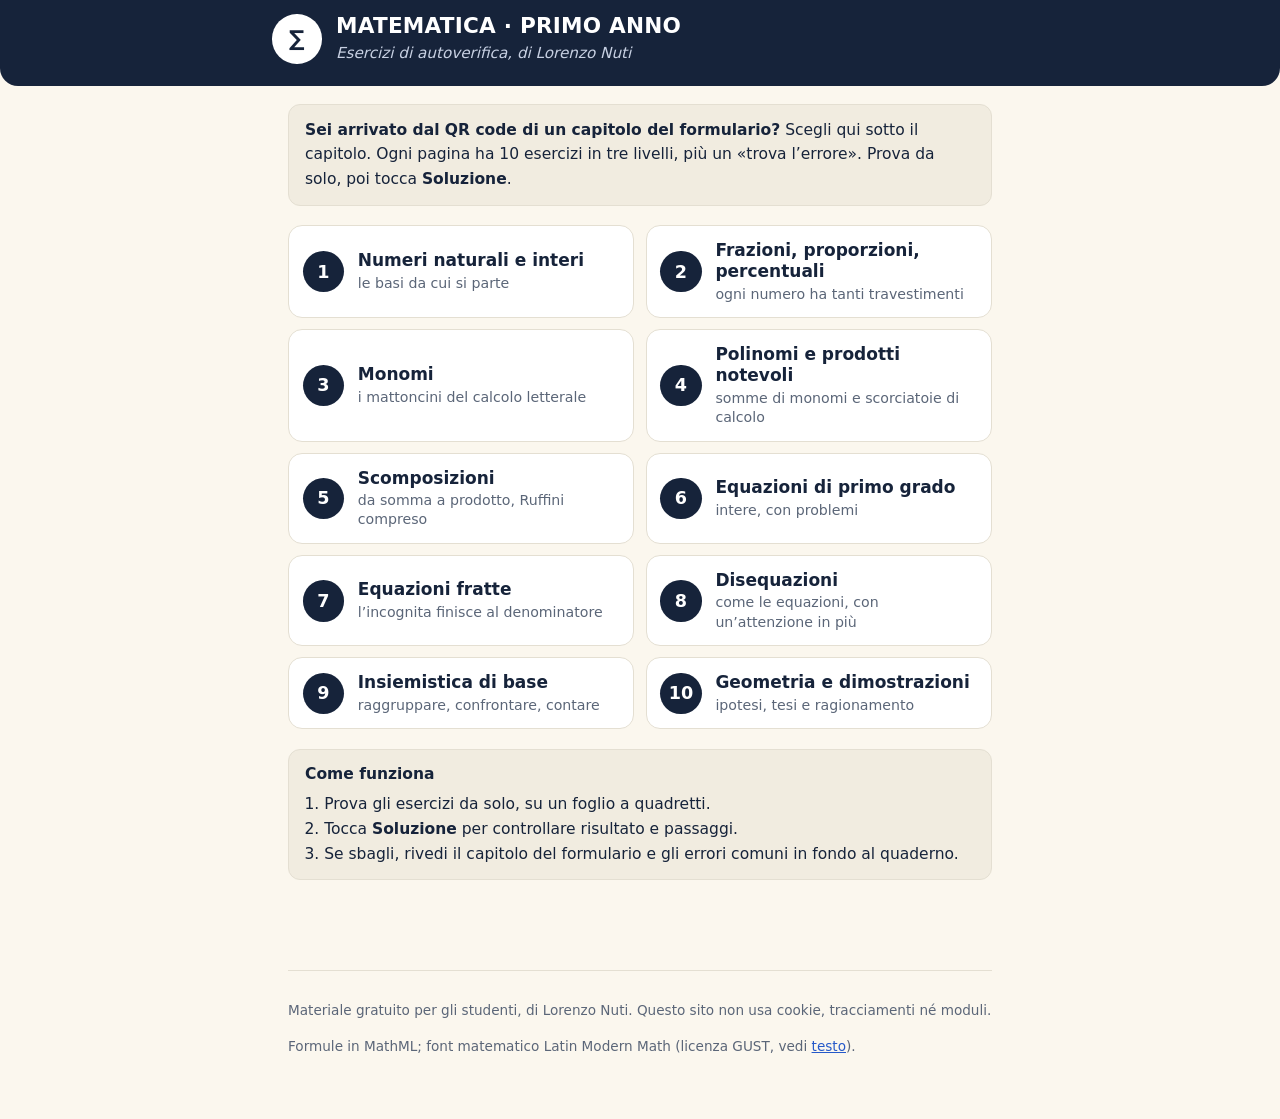
<file: index.html>
<!doctype html>
<html lang="it">
<head>
<meta charset="utf-8">
<meta name="viewport" content="width=device-width, initial-scale=1">
<meta name="theme-color" content="#16233a">
<title>Matematica primo anno — esercizi di autoverifica</title>
<meta name="description" content="Esercizi di autoverifica per il quaderno Matematica primo anno, di Lorenzo Nuti.">
<link rel="icon" href="data:image/svg+xml,%3Csvg xmlns='http://www.w3.org/2000/svg' viewBox='0 0 32 32'%3E%3Crect width='32' height='32' rx='7' fill='%2316233a'/%3E%3Ctext x='16' y='23' font-size='20' text-anchor='middle' fill='%23ffc93c' font-family='serif'%3E%E2%88%91%3C/text%3E%3C/svg%3E">
<link rel="stylesheet" href="style.css">
</head>
<body>
<header class="top"><div class="in">
<div class="hd"><div class="badge">∑</div><div><h1>Matematica · Primo anno</h1><p>Esercizi di autoverifica, di Lorenzo Nuti</p></div></div>
</div></header>
<main class="wrap">
<div class="how"><b>Sei arrivato dal QR code di un capitolo del formulario?</b> Scegli qui sotto il capitolo. Ogni pagina ha 10 esercizi in tre livelli, più un «trova l’errore». Prova da solo, poi tocca <b>Soluzione</b>.</div>
<div class="grid">
<a class="card" href="c1.html"><span class="badge">1</span><span><b>Numeri naturali e interi</b><small>le basi da cui si parte</small></span></a>
<a class="card" href="c2.html"><span class="badge">2</span><span><b>Frazioni, proporzioni, percentuali</b><small>ogni numero ha tanti travestimenti</small></span></a>
<a class="card" href="c3.html"><span class="badge">3</span><span><b>Monomi</b><small>i mattoncini del calcolo letterale</small></span></a>
<a class="card" href="c4.html"><span class="badge">4</span><span><b>Polinomi e prodotti notevoli</b><small>somme di monomi e scorciatoie di calcolo</small></span></a>
<a class="card" href="c5.html"><span class="badge">5</span><span><b>Scomposizioni</b><small>da somma a prodotto, Ruffini compreso</small></span></a>
<a class="card" href="c6.html"><span class="badge">6</span><span><b>Equazioni di primo grado</b><small>intere, con problemi</small></span></a>
<a class="card" href="c7.html"><span class="badge">7</span><span><b>Equazioni fratte</b><small>l’incognita finisce al denominatore</small></span></a>
<a class="card" href="c8.html"><span class="badge">8</span><span><b>Disequazioni</b><small>come le equazioni, con un’attenzione in più</small></span></a>
<a class="card" href="c9.html"><span class="badge">9</span><span><b>Insiemistica di base</b><small>raggruppare, confrontare, contare</small></span></a>
<a class="card" href="c10.html"><span class="badge">10</span><span><b>Geometria e dimostrazioni</b><small>ipotesi, tesi e ragionamento</small></span></a>
</div>
<div class="how"><b>Come funziona</b>
<ol class="steps"><li>Prova gli esercizi da solo, su un foglio a quadretti.</li><li>Tocca <b>Soluzione</b> per controllare risultato e passaggi.</li><li>Se sbagli, rivedi il capitolo del formulario e gli errori comuni in fondo al quaderno.</li></ol></div>
</main>
<div class="wrap"><footer>
<p>Materiale gratuito per gli studenti, di Lorenzo Nuti. Questo sito non usa cookie, tracciamenti né moduli.</p>
<p>Formule in MathML; font matematico Latin Modern Math (licenza GUST, vedi <a href="LICENZA-font-GUST.txt">testo</a>).</p>
</footer>
</div>
</body></html>
</file>
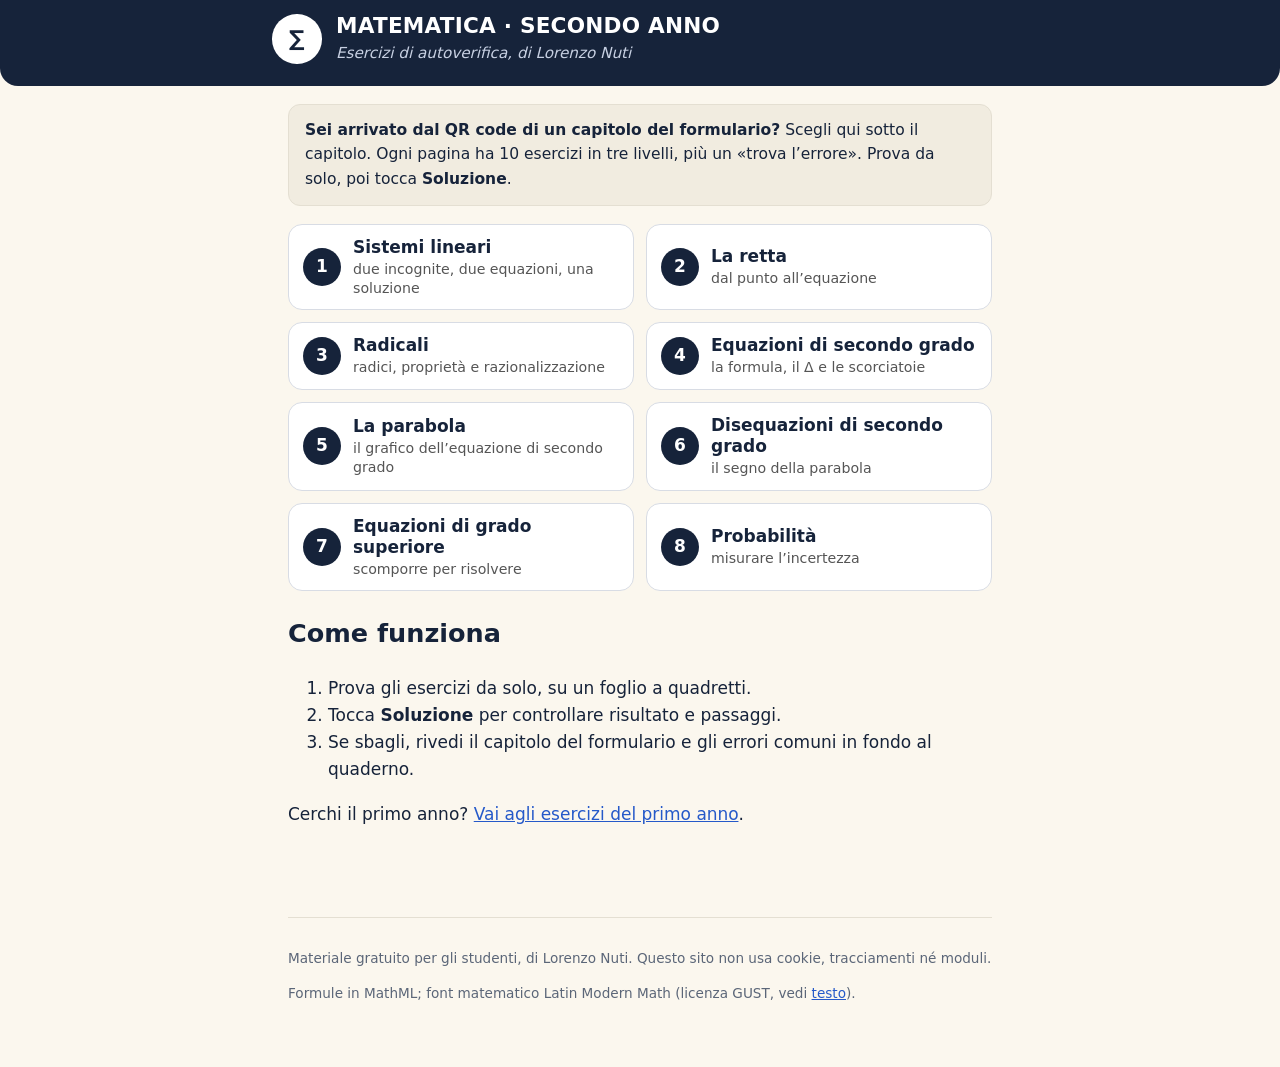
<file: seconda/index.html>
<!doctype html>
<html lang="it">
<head>
<meta charset="utf-8">
<meta name="viewport" content="width=device-width, initial-scale=1">
<meta name="theme-color" content="#16233a">
<title>Matematica secondo anno — esercizi di autoverifica</title>
<meta name="description" content="Esercizi di autoverifica per il quaderno Matematica secondo anno, di Lorenzo Nuti.">
<link rel="icon" href="data:image/svg+xml,%3Csvg xmlns='http://www.w3.org/2000/svg' viewBox='0 0 32 32'%3E%3Crect width='32' height='32' rx='7' fill='%2316233a'/%3E%3Ctext x='16' y='23' font-size='20' text-anchor='middle' fill='%23ffc93c' font-family='serif'%3E%E2%88%91%3C/text%3E%3C/svg%3E">
<link rel="stylesheet" href="../style.css">
<style>
.capitoli{display:grid;grid-template-columns:repeat(auto-fit,minmax(260px,1fr));gap:12px;margin:18px 0}
.cap{display:flex;align-items:center;gap:12px;text-decoration:none;color:inherit;background:#fff;border:1px solid #d8dce4;border-radius:14px;padding:12px 14px}
.cap:hover,.cap:focus-visible{border-color:#16233a;outline:none}
.cap .n{flex:none;width:38px;height:38px;border-radius:50%;background:#16233a;color:#fff;font-weight:700;display:flex;align-items:center;justify-content:center}
.cap b{display:block;line-height:1.25}
.cap small{display:block;color:#555;line-height:1.3;margin-top:2px}
.altro{margin-top:18px}
</style>
</head>
<body>
<header class="top"><div class="in">
<div class="hd"><div class="badge">∑</div><div><h1>Matematica · Secondo anno</h1><p>Esercizi di autoverifica, di Lorenzo Nuti</p></div></div>
</div></header>
<main class="wrap">
<div class="how"><b>Sei arrivato dal QR code di un capitolo del formulario?</b> Scegli qui sotto il capitolo. Ogni pagina ha 10 esercizi in tre livelli, più un «trova l’errore». Prova da solo, poi tocca <b>Soluzione</b>.</div>
<div class="capitoli"><a class="cap" href="c1.html"><span class="n">1</span><span><b>Sistemi lineari</b><small>due incognite, due equazioni, una soluzione</small></span></a><a class="cap" href="c2.html"><span class="n">2</span><span><b>La retta</b><small>dal punto all’equazione</small></span></a><a class="cap" href="c3.html"><span class="n">3</span><span><b>Radicali</b><small>radici, proprietà e razionalizzazione</small></span></a><a class="cap" href="c4.html"><span class="n">4</span><span><b>Equazioni di secondo grado</b><small>la formula, il Δ e le scorciatoie</small></span></a><a class="cap" href="c5.html"><span class="n">5</span><span><b>La parabola</b><small>il grafico dell’equazione di secondo grado</small></span></a><a class="cap" href="c6.html"><span class="n">6</span><span><b>Disequazioni di secondo grado</b><small>il segno della parabola</small></span></a><a class="cap" href="c7.html"><span class="n">7</span><span><b>Equazioni di grado superiore</b><small>scomporre per risolvere</small></span></a><a class="cap" href="c8.html"><span class="n">8</span><span><b>Probabilità</b><small>misurare l’incertezza</small></span></a></div>
<h2>Come funziona</h2>
<ol><li>Prova gli esercizi da solo, su un foglio a quadretti.</li><li>Tocca <b>Soluzione</b> per controllare risultato e passaggi.</li><li>Se sbagli, rivedi il capitolo del formulario e gli errori comuni in fondo al quaderno.</li></ol>
<p class="altro">Cerchi il primo anno? <a href="../index.html">Vai agli esercizi del primo anno</a>.</p>
</main>
<div class="wrap"><footer>
<p>Materiale gratuito per gli studenti, di Lorenzo Nuti. Questo sito non usa cookie, tracciamenti né moduli.</p>
<p>Formule in MathML; font matematico Latin Modern Math (licenza GUST, vedi <a href="../LICENZA-font-GUST.txt">testo</a>).</p>
</footer>
</div>
</body></html>
</file>
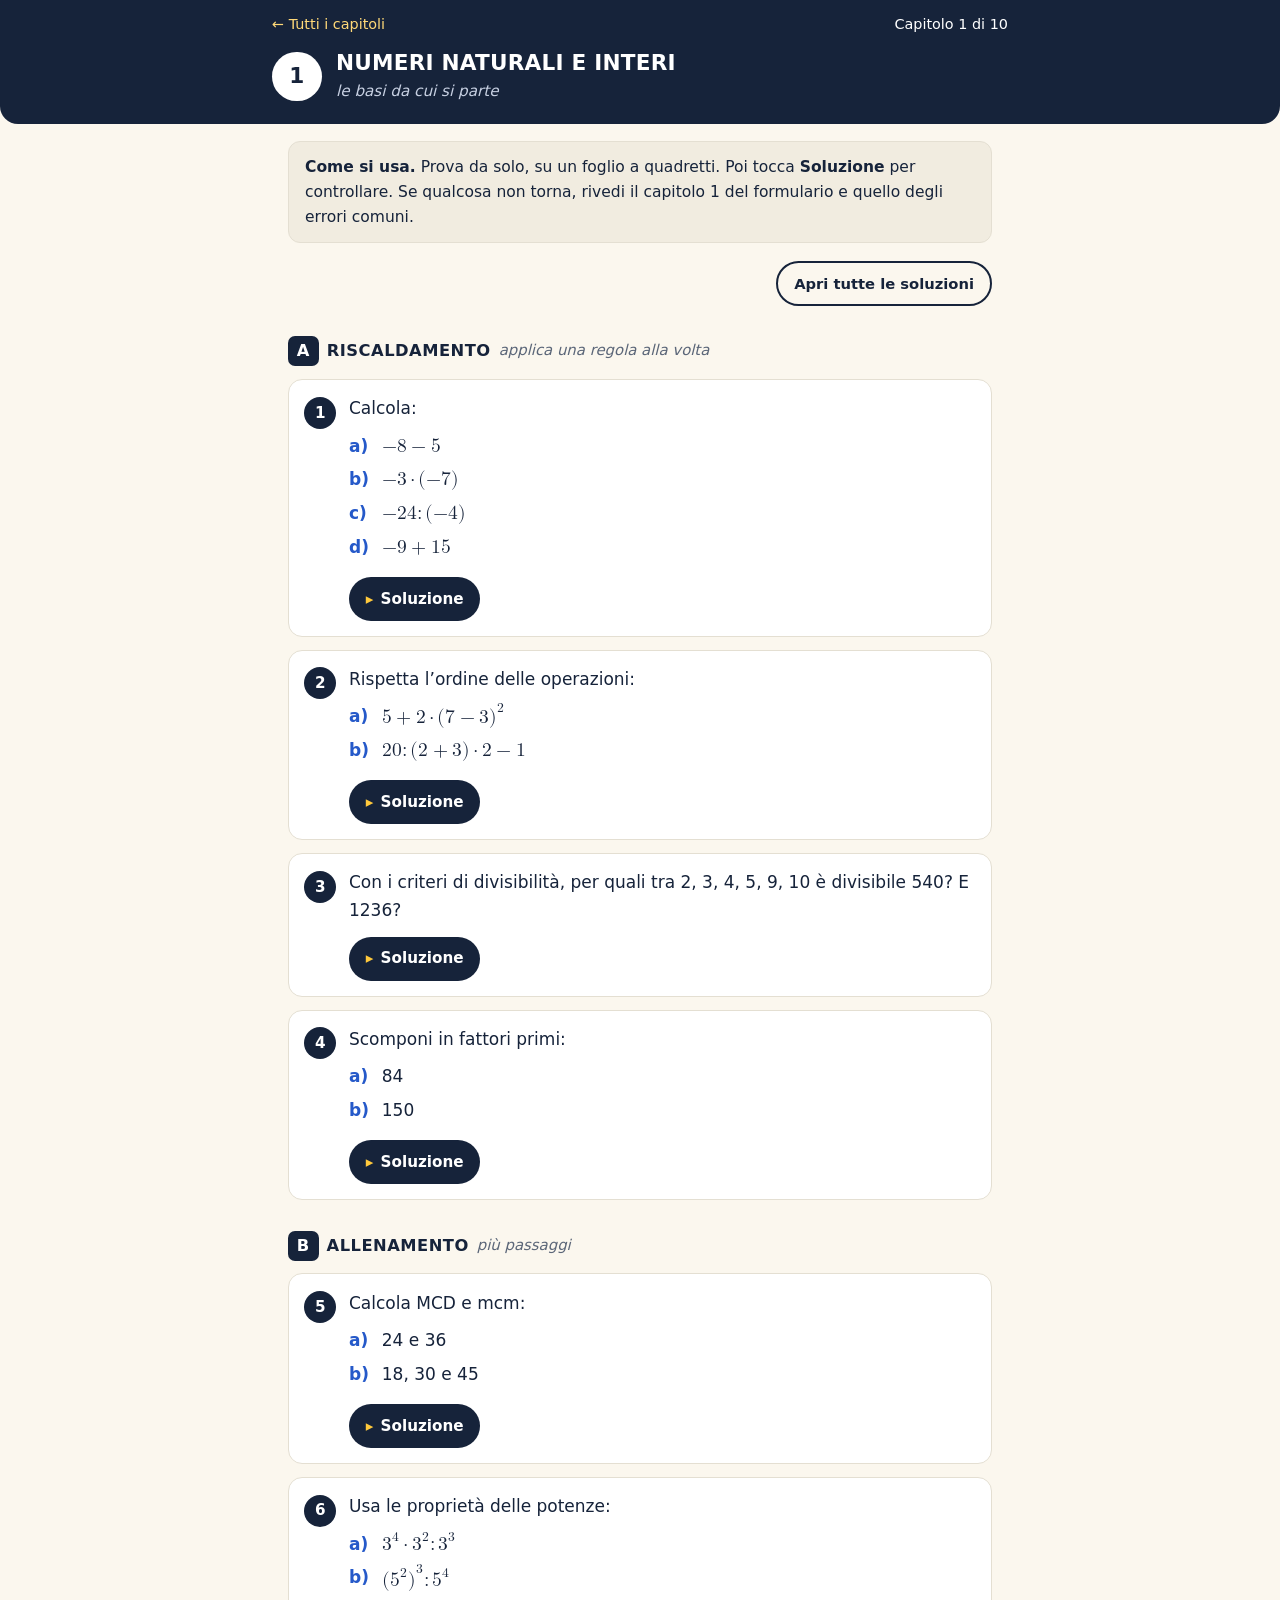
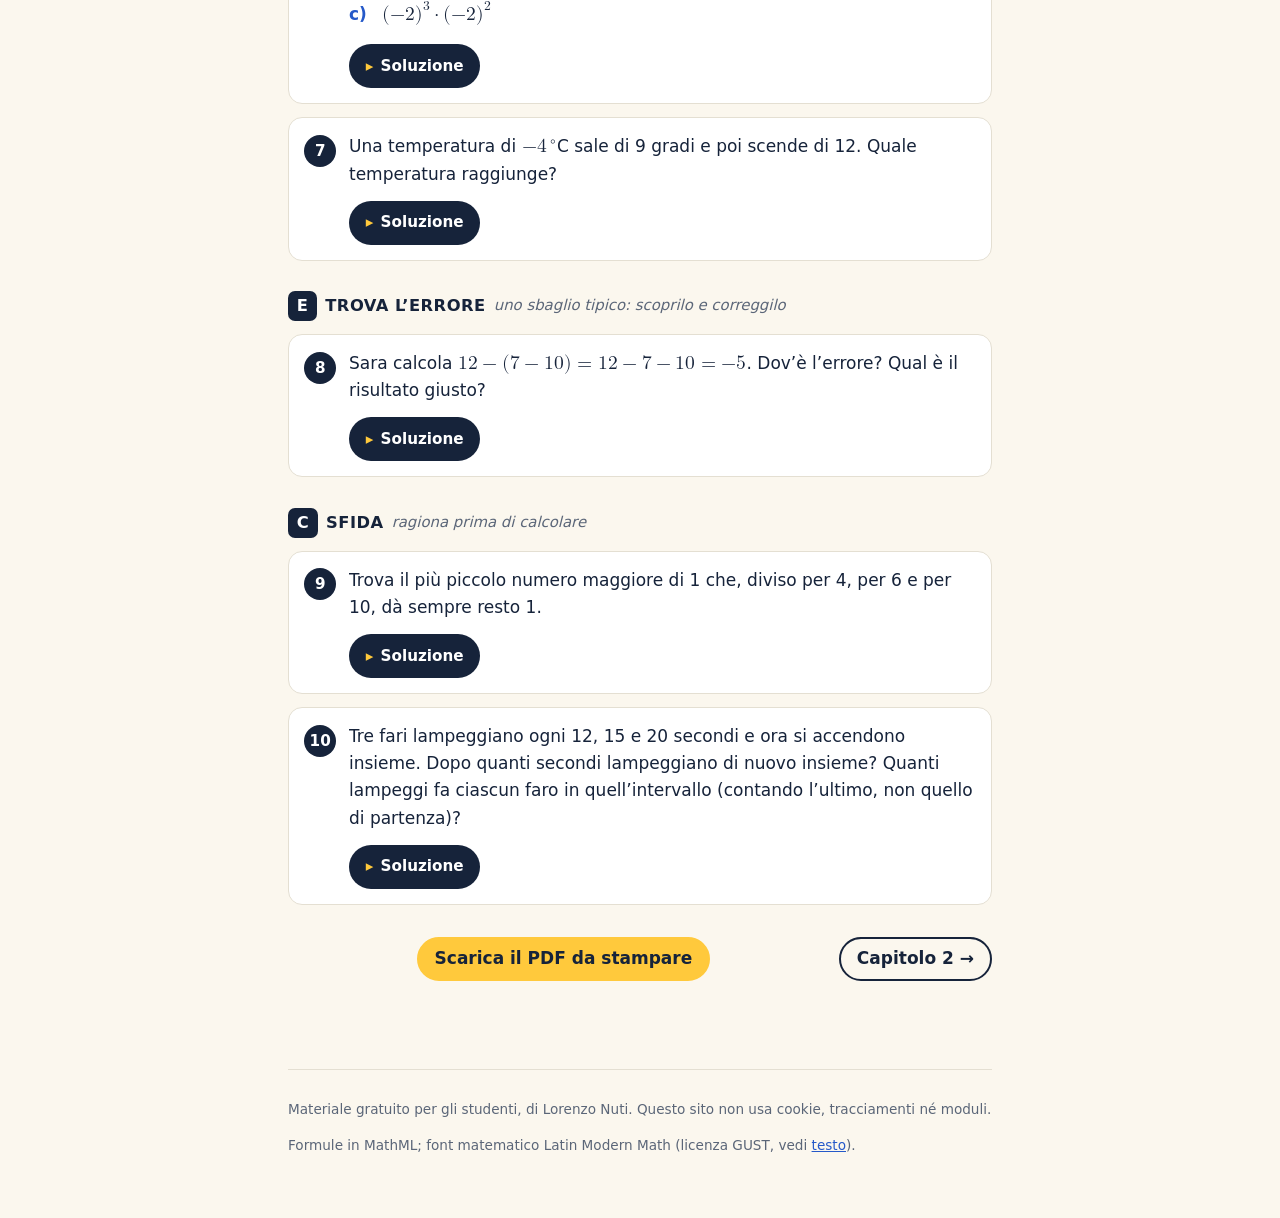
<file: c1.html>
<!doctype html>
<html lang="it">
<head>
<meta charset="utf-8">
<meta name="viewport" content="width=device-width, initial-scale=1">
<meta name="theme-color" content="#16233a">
<title>Cap. 1 · Numeri naturali e interi — Matematica primo anno</title>
<meta name="description" content="Esercizi di autoverifica: Numeri naturali e interi. Matematica primo anno, di Lorenzo Nuti.">
<link rel="icon" href="data:image/svg+xml,%3Csvg xmlns='http://www.w3.org/2000/svg' viewBox='0 0 32 32'%3E%3Crect width='32' height='32' rx='7' fill='%2316233a'/%3E%3Ctext x='16' y='23' font-size='20' text-anchor='middle' fill='%23ffc93c' font-family='serif'%3E%E2%88%91%3C/text%3E%3C/svg%3E">
<link rel="stylesheet" href="style.css">
</head>
<body>
<header class="top"><div class="in">
<div class="nav"><a href="index.html">← Tutti i capitoli</a><span>Capitolo 1 di 10</span></div>
<div class="hd"><div class="badge">1</div><div><h1>Numeri naturali e interi</h1><p>le basi da cui si parte</p></div></div>
</div></header>
<main class="wrap">
<div class="how"><b>Come si usa.</b> Prova da solo, su un foglio a quadretti. Poi tocca <b>Soluzione</b> per controllare. Se qualcosa non torna, rivedi il capitolo&nbsp;1 del formulario e quello degli errori comuni.</div>
<p class="tools"><button id="tutte" type="button" hidden>Apri tutte le soluzioni</button></p>
<h2 class="lv lvA"><span class="l">A</span> Riscaldamento <small>applica una regola alla volta</small></h2>
<article class="ex" id="e1"><div class="num">1</div><div class="body"><div class="txt"><p>Calcola:</p><ul class="sub"><li><span class="lab">a)</span><span><math xmlns="http://www.w3.org/1998/Math/MathML" display="inline"><mrow><mo form="prefix">−</mo><mn>8</mn><mo>−</mo><mn>5</mn></mrow></math></span></li><li><span class="lab">b)</span><span><math xmlns="http://www.w3.org/1998/Math/MathML" display="inline"><mrow><mo form="prefix">−</mo><mn>3</mn><mo>⋅</mo><mrow><mo stretchy="false" form="prefix">(</mo><mo form="prefix">−</mo><mn>7</mn><mo stretchy="false" form="postfix">)</mo></mrow></mrow></math></span></li><li><span class="lab">c)</span><span><math xmlns="http://www.w3.org/1998/Math/MathML" display="inline"><mrow><mo form="prefix">−</mo><mn>24</mn><mo>:</mo><mrow><mo stretchy="false" form="prefix">(</mo><mo form="prefix">−</mo><mn>4</mn><mo stretchy="false" form="postfix">)</mo></mrow></mrow></math></span></li><li><span class="lab">d)</span><span><math xmlns="http://www.w3.org/1998/Math/MathML" display="inline"><mrow><mo form="prefix">−</mo><mn>9</mn><mo>+</mo><mn>15</mn></mrow></math></span></li></ul></div><details class="sol"><summary>Soluzione</summary><div class="sbody"><ul class="sub"><li><span class="lab">a)</span><span><math xmlns="http://www.w3.org/1998/Math/MathML" display="inline"><mrow><mo form="prefix">−</mo><mn>13</mn></mrow></math></span></li><li><span class="lab">b)</span><span><math display="inline" xmlns="http://www.w3.org/1998/Math/MathML"><mn>21</mn></math></span></li><li><span class="lab">c)</span><span><math display="inline" xmlns="http://www.w3.org/1998/Math/MathML"><mn>6</mn></math></span></li><li><span class="lab">d)</span><span><math display="inline" xmlns="http://www.w3.org/1998/Math/MathML"><mn>6</mn></math></span></li></ul></div></details></div></article>
<article class="ex" id="e2"><div class="num">2</div><div class="body"><div class="txt"><p>Rispetta l’ordine delle operazioni:</p><ul class="sub"><li><span class="lab">a)</span><span><math xmlns="http://www.w3.org/1998/Math/MathML" display="inline"><mrow><mn>5</mn><mo>+</mo><mn>2</mn><mo>⋅</mo><msup><mrow><mo stretchy="false" form="prefix">(</mo><mn>7</mn><mo>−</mo><mn>3</mn><mo stretchy="false" form="postfix">)</mo></mrow><mn>2</mn></msup></mrow></math></span></li><li><span class="lab">b)</span><span><math xmlns="http://www.w3.org/1998/Math/MathML" display="inline"><mrow><mn>20</mn><mo>:</mo><mrow><mo stretchy="false" form="prefix">(</mo><mn>2</mn><mo>+</mo><mn>3</mn><mo stretchy="false" form="postfix">)</mo></mrow><mo>⋅</mo><mn>2</mn><mo>−</mo><mn>1</mn></mrow></math></span></li></ul></div><details class="sol"><summary>Soluzione</summary><div class="sbody"><ul class="sub"><li><span class="lab">a)</span><span><math display="inline" xmlns="http://www.w3.org/1998/Math/MathML"><mrow><mn>5</mn><mo>+</mo><mn>2</mn><mo>⋅</mo><mn>16</mn><mo>=</mo><mn>37</mn></mrow></math></span></li><li><span class="lab">b)</span><span><math xmlns="http://www.w3.org/1998/Math/MathML" display="inline"><mrow><mn>20</mn><mo>:</mo><mn>5</mn><mo>⋅</mo><mn>2</mn><mo>−</mo><mn>1</mn></mrow></math><wbr><math xmlns="http://www.w3.org/1998/Math/MathML" display="inline"><mrow><mo form="infix">=</mo><mn>4</mn><mo>⋅</mo><mn>2</mn><mo>−</mo><mn>1</mn></mrow></math><wbr><math xmlns="http://www.w3.org/1998/Math/MathML" display="inline"><mrow><mo form="infix">=</mo><mn>7</mn></mrow></math></span></li></ul></div></details></div></article>
<article class="ex" id="e3"><div class="num">3</div><div class="body"><div class="txt"><p>Con i criteri di divisibilità, per quali tra 2, 3, 4, 5, 9, 10 è
divisibile 540? E 1236?</p></div><details class="sol"><summary>Soluzione</summary><div class="sbody"><p>540: per tutti (2, 3, 4, 5, 9, 10). 1236: per 2, 3 e 4 (le cifre
sommano
<span class="nb"><math display="inline" xmlns="http://www.w3.org/1998/Math/MathML"><mn>12</mn></math>,</span>
multiplo di 3 ma non di 9; finisce per 6; 36 è multiplo di 4).</p></div></details></div></article>
<article class="ex" id="e4"><div class="num">4</div><div class="body"><div class="txt"><p>Scomponi in fattori primi:</p><ul class="sub"><li><span class="lab">a)</span><span>84</span></li><li><span class="lab">b)</span><span>150</span></li></ul></div><details class="sol"><summary>Soluzione</summary><div class="sbody"><ul class="sub"><li><span class="lab">a)</span><span><math display="inline" xmlns="http://www.w3.org/1998/Math/MathML"><mrow><mn>84</mn><mo>=</mo><msup><mn>2</mn><mn>2</mn></msup><mo>⋅</mo><mn>3</mn><mo>⋅</mo><mn>7</mn></mrow></math></span></li><li><span class="lab">b)</span><span><math display="inline" xmlns="http://www.w3.org/1998/Math/MathML"><mrow><mn>150</mn><mo>=</mo><mn>2</mn><mo>⋅</mo><mn>3</mn><mo>⋅</mo><msup><mn>5</mn><mn>2</mn></msup></mrow></math></span></li></ul></div></details></div></article>
<h2 class="lv lvB"><span class="l">B</span> Allenamento <small>più passaggi</small></h2>
<article class="ex" id="e5"><div class="num">5</div><div class="body"><div class="txt"><p>Calcola MCD e mcm:</p><ul class="sub"><li><span class="lab">a)</span><span>24 e 36</span></li><li><span class="lab">b)</span><span>18, 30 e 45</span></li></ul></div><details class="sol"><summary>Soluzione</summary><div class="sbody"><ul class="sub"><li><span class="lab">a)</span><span><span class="nb"><math display="inline" xmlns="http://www.w3.org/1998/Math/MathML"><mrow><mn>24</mn><mo>=</mo><msup><mn>2</mn><mn>3</mn></msup><mo>⋅</mo><mn>3</mn></mrow></math>,</span>
<span class="nb"><math display="inline" xmlns="http://www.w3.org/1998/Math/MathML"><mrow><mn>36</mn><mo>=</mo><msup><mn>2</mn><mn>2</mn></msup><mo>⋅</mo><msup><mn>3</mn><mn>2</mn></msup></mrow></math>:</span>
MCD
<span class="nb"><math display="inline" xmlns="http://www.w3.org/1998/Math/MathML"><mrow><mo>=</mo><msup><mn>2</mn><mn>2</mn></msup><mo>⋅</mo><mn>3</mn><mo>=</mo><mn>12</mn></mrow></math>,</span>
mcm
<span class="nb"><math display="inline" xmlns="http://www.w3.org/1998/Math/MathML"><mrow><mo>=</mo><msup><mn>2</mn><mn>3</mn></msup><mo>⋅</mo><msup><mn>3</mn><mn>2</mn></msup><mo>=</mo><mn>72</mn></mrow></math>.</span></span></li><li><span class="lab">b)</span><span><span class="nb"><math display="inline" xmlns="http://www.w3.org/1998/Math/MathML"><mrow><mn>18</mn><mo>=</mo><mn>2</mn><mo>⋅</mo><msup><mn>3</mn><mn>2</mn></msup></mrow></math>,</span>
<span class="nb"><math display="inline" xmlns="http://www.w3.org/1998/Math/MathML"><mrow><mn>30</mn><mo>=</mo><mn>2</mn><mo>⋅</mo><mn>3</mn><mo>⋅</mo><mn>5</mn></mrow></math>,</span>
<span class="nb"><math display="inline" xmlns="http://www.w3.org/1998/Math/MathML"><mrow><mn>45</mn><mo>=</mo><msup><mn>3</mn><mn>2</mn></msup><mo>⋅</mo><mn>5</mn></mrow></math>:</span>
MCD
<span class="nb"><math display="inline" xmlns="http://www.w3.org/1998/Math/MathML"><mrow><mo>=</mo><mn>3</mn></mrow></math>,</span>
mcm
<math display="inline" xmlns="http://www.w3.org/1998/Math/MathML"><mrow><mo>=</mo><mn>2</mn><mo>⋅</mo><msup><mn>3</mn><mn>2</mn></msup><mo>⋅</mo><mn>5</mn><mo>=</mo><mn>90</mn></mrow></math></span></li></ul></div></details></div></article>
<article class="ex" id="e6"><div class="num">6</div><div class="body"><div class="txt"><p>Usa le proprietà delle potenze:</p><ul class="sub"><li><span class="lab">a)</span><span><math display="inline" xmlns="http://www.w3.org/1998/Math/MathML"><mrow><msup><mn>3</mn><mn>4</mn></msup><mo>⋅</mo><msup><mn>3</mn><mn>2</mn></msup><mo>:</mo><msup><mn>3</mn><mn>3</mn></msup></mrow></math></span></li><li><span class="lab">b)</span><span><math xmlns="http://www.w3.org/1998/Math/MathML" display="inline"><mrow><msup><mrow><mo stretchy="false" form="prefix">(</mo><msup><mn>5</mn><mn>2</mn></msup><mo stretchy="false" form="postfix">)</mo></mrow><mn>3</mn></msup><mo>:</mo><msup><mn>5</mn><mn>4</mn></msup></mrow></math></span></li><li><span class="lab">c)</span><span><math xmlns="http://www.w3.org/1998/Math/MathML" display="inline"><mrow><msup><mrow><mo stretchy="false" form="prefix">(</mo><mo form="prefix">−</mo><mn>2</mn><mo stretchy="false" form="postfix">)</mo></mrow><mn>3</mn></msup><mo>⋅</mo><msup><mrow><mo stretchy="false" form="prefix">(</mo><mo form="prefix">−</mo><mn>2</mn><mo stretchy="false" form="postfix">)</mo></mrow><mn>2</mn></msup></mrow></math></span></li></ul></div><details class="sol"><summary>Soluzione</summary><div class="sbody"><ul class="sub"><li><span class="lab">a)</span><span><math display="inline" xmlns="http://www.w3.org/1998/Math/MathML"><mrow><msup><mn>3</mn><mrow><mn>4</mn><mo>+</mo><mn>2</mn><mo>−</mo><mn>3</mn></mrow></msup><mo>=</mo><msup><mn>3</mn><mn>3</mn></msup><mo>=</mo><mn>27</mn></mrow></math></span></li><li><span class="lab">b)</span><span><math display="inline" xmlns="http://www.w3.org/1998/Math/MathML"><mrow><msup><mn>5</mn><mn>6</mn></msup><mo>:</mo><msup><mn>5</mn><mn>4</mn></msup><mo>=</mo><msup><mn>5</mn><mn>2</mn></msup><mo>=</mo><mn>25</mn></mrow></math></span></li><li><span class="lab">c)</span><span><math xmlns="http://www.w3.org/1998/Math/MathML" display="inline"><mrow><msup><mrow><mo stretchy="false" form="prefix">(</mo><mo form="prefix">−</mo><mn>2</mn><mo stretchy="false" form="postfix">)</mo></mrow><mn>5</mn></msup><mo>=</mo><mo form="prefix">−</mo><mn>32</mn></mrow></math></span></li></ul></div></details></div></article>
<article class="ex" id="e7"><div class="num">7</div><div class="body"><div class="txt"><p>Una temperatura di
<math xmlns="http://www.w3.org/1998/Math/MathML" display="inline"><mrow><mo form="prefix">−</mo><mn>4</mn><msup><mspace width="0.167em"/><mo>∘</mo></msup></mrow></math>C
sale di 9 gradi e poi scende di 12. Quale temperatura raggiunge?</p></div><details class="sol"><summary>Soluzione</summary><div class="sbody"><p><span class="nb"><math xmlns="http://www.w3.org/1998/Math/MathML" display="inline"><mrow><mo form="prefix">−</mo><mn>4</mn><mo>+</mo><mn>9</mn><mo>−</mo><mn>12</mn><mo>=</mo><mo form="prefix">−</mo><mn>7</mn></mrow></math>,</span>
quindi
<math xmlns="http://www.w3.org/1998/Math/MathML" display="inline"><mrow><mo form="prefix">−</mo><mn>7</mn><msup><mspace width="0.167em"/><mo>∘</mo></msup></mrow></math>C.</p></div></details></div></article>
<h2 class="lv lvE"><span class="l">E</span> Trova l’errore <small>uno sbaglio tipico: scoprilo e correggilo</small></h2>
<article class="ex" id="e8"><div class="num">8</div><div class="body"><div class="txt"><p>Sara calcola
<math xmlns="http://www.w3.org/1998/Math/MathML" display="inline"><mrow><mn>12</mn><mo>−</mo><mrow><mo stretchy="false" form="prefix">(</mo><mn>7</mn><mo>−</mo><mn>10</mn><mo stretchy="false" form="postfix">)</mo></mrow></mrow></math><wbr><math xmlns="http://www.w3.org/1998/Math/MathML" display="inline"><mrow><mo form="infix">=</mo><mn>12</mn><mo>−</mo><mn>7</mn><mo>−</mo><mn>10</mn></mrow></math><wbr><span class="nb"><math xmlns="http://www.w3.org/1998/Math/MathML" display="inline"><mrow><mo form="infix">=</mo><mo form="prefix">−</mo><mn>5</mn></mrow></math>.</span>
Dov’è l’errore? Qual è il risultato giusto?</p></div><details class="sol"><summary>Soluzione</summary><div class="sbody"><p>Il segno meno davanti alla parentesi cambia i segni di tutti i
termini:
<math xmlns="http://www.w3.org/1998/Math/MathML" display="inline"><mrow><mn>12</mn><mo>−</mo><mrow><mo stretchy="false" form="prefix">(</mo><mn>7</mn><mo>−</mo><mn>10</mn><mo stretchy="false" form="postfix">)</mo></mrow></mrow></math><wbr><math xmlns="http://www.w3.org/1998/Math/MathML" display="inline"><mrow><mo form="infix">=</mo><mn>12</mn><mo>−</mo><mn>7</mn><mo>+</mo><mn>10</mn></mrow></math><wbr><span class="nb"><math xmlns="http://www.w3.org/1998/Math/MathML" display="inline"><mrow><mo form="infix">=</mo><mn>15</mn></mrow></math>.</span></p></div></details></div></article>
<h2 class="lv lvC"><span class="l">C</span> Sfida <small>ragiona prima di calcolare</small></h2>
<article class="ex" id="e9"><div class="num">9</div><div class="body"><div class="txt"><p>Trova il più piccolo numero maggiore di 1 che, diviso per 4, per 6 e
per 10, dà sempre resto 1.</p></div><details class="sol"><summary>Soluzione</summary><div class="sbody"><p>Il numero meno 1 deve essere multiplo di 4, 6 e 10:
<span class="nb"><math xmlns="http://www.w3.org/1998/Math/MathML" display="inline"><mrow><mtext mathvariant="normal">mcm</mtext><mrow><mo stretchy="false" form="prefix">(</mo><mn>4</mn><mo>,</mo><mn>6</mn><mo>,</mo><mn>10</mn><mo stretchy="false" form="postfix">)</mo></mrow><mo>=</mo><mn>60</mn></mrow></math>.</span>
Il numero è
<span class="nb"><math display="inline" xmlns="http://www.w3.org/1998/Math/MathML"><mrow><mn>60</mn><mo>+</mo><mn>1</mn><mo>=</mo><mn>61</mn></mrow></math>.</span></p></div></details></div></article>
<article class="ex" id="e10"><div class="num">10</div><div class="body"><div class="txt"><p>Tre fari lampeggiano ogni 12, 15 e 20 secondi e ora si accendono
insieme. Dopo quanti secondi lampeggiano di nuovo insieme? Quanti
lampeggi fa ciascun faro in quell’intervallo (contando l’ultimo, non
quello di partenza)?</p></div><details class="sol"><summary>Soluzione</summary><div class="sbody"><p><math xmlns="http://www.w3.org/1998/Math/MathML" display="inline"><mrow><mtext mathvariant="normal">mcm</mtext><mrow><mo stretchy="false" form="prefix">(</mo><mn>12</mn><mo>,</mo><mn>15</mn><mo>,</mo><mn>20</mn><mo stretchy="false" form="postfix">)</mo></mrow></mrow></math><wbr><span class="nb"><math xmlns="http://www.w3.org/1998/Math/MathML" display="inline"><mrow><mo form="infix">=</mo><mn>60</mn></mrow></math>:</span>
dopo 60 secondi. Lampeggi:
<span class="nb"><math display="inline" xmlns="http://www.w3.org/1998/Math/MathML"><mrow><mn>60</mn><mo>:</mo><mn>12</mn><mo>=</mo><mn>5</mn></mrow></math>,</span>
<span class="nb"><math display="inline" xmlns="http://www.w3.org/1998/Math/MathML"><mrow><mn>60</mn><mo>:</mo><mn>15</mn><mo>=</mo><mn>4</mn></mrow></math>,</span>
<span class="nb"><math display="inline" xmlns="http://www.w3.org/1998/Math/MathML"><mrow><mn>60</mn><mo>:</mo><mn>20</mn><mo>=</mo><mn>3</mn></mrow></math>.</span></p></div></details></div></article>
<nav class="bottom" aria-label="Navigazione tra i capitoli"><span></span><a class="pdf" href="c1.pdf">Scarica il PDF da stampare</a><a href="c2.html">Capitolo 2 →</a></nav>
</main>
<div class="wrap"><footer>
<p>Materiale gratuito per gli studenti, di Lorenzo Nuti. Questo sito non usa cookie, tracciamenti né moduli.</p>
<p>Formule in MathML; font matematico Latin Modern Math (licenza GUST, vedi <a href="LICENZA-font-GUST.txt">testo</a>).</p>
</footer>
</div>
<script>
(function(){var b=document.getElementById('tutte');if(!b)return;b.hidden=false;var open=false;
b.addEventListener('click',function(){open=!open;
document.querySelectorAll('details.sol').forEach(function(d){d.open=open;});
b.textContent=open?'Chiudi tutte le soluzioni':'Apri tutte le soluzioni';});})();
</script>
</body></html>
</file>
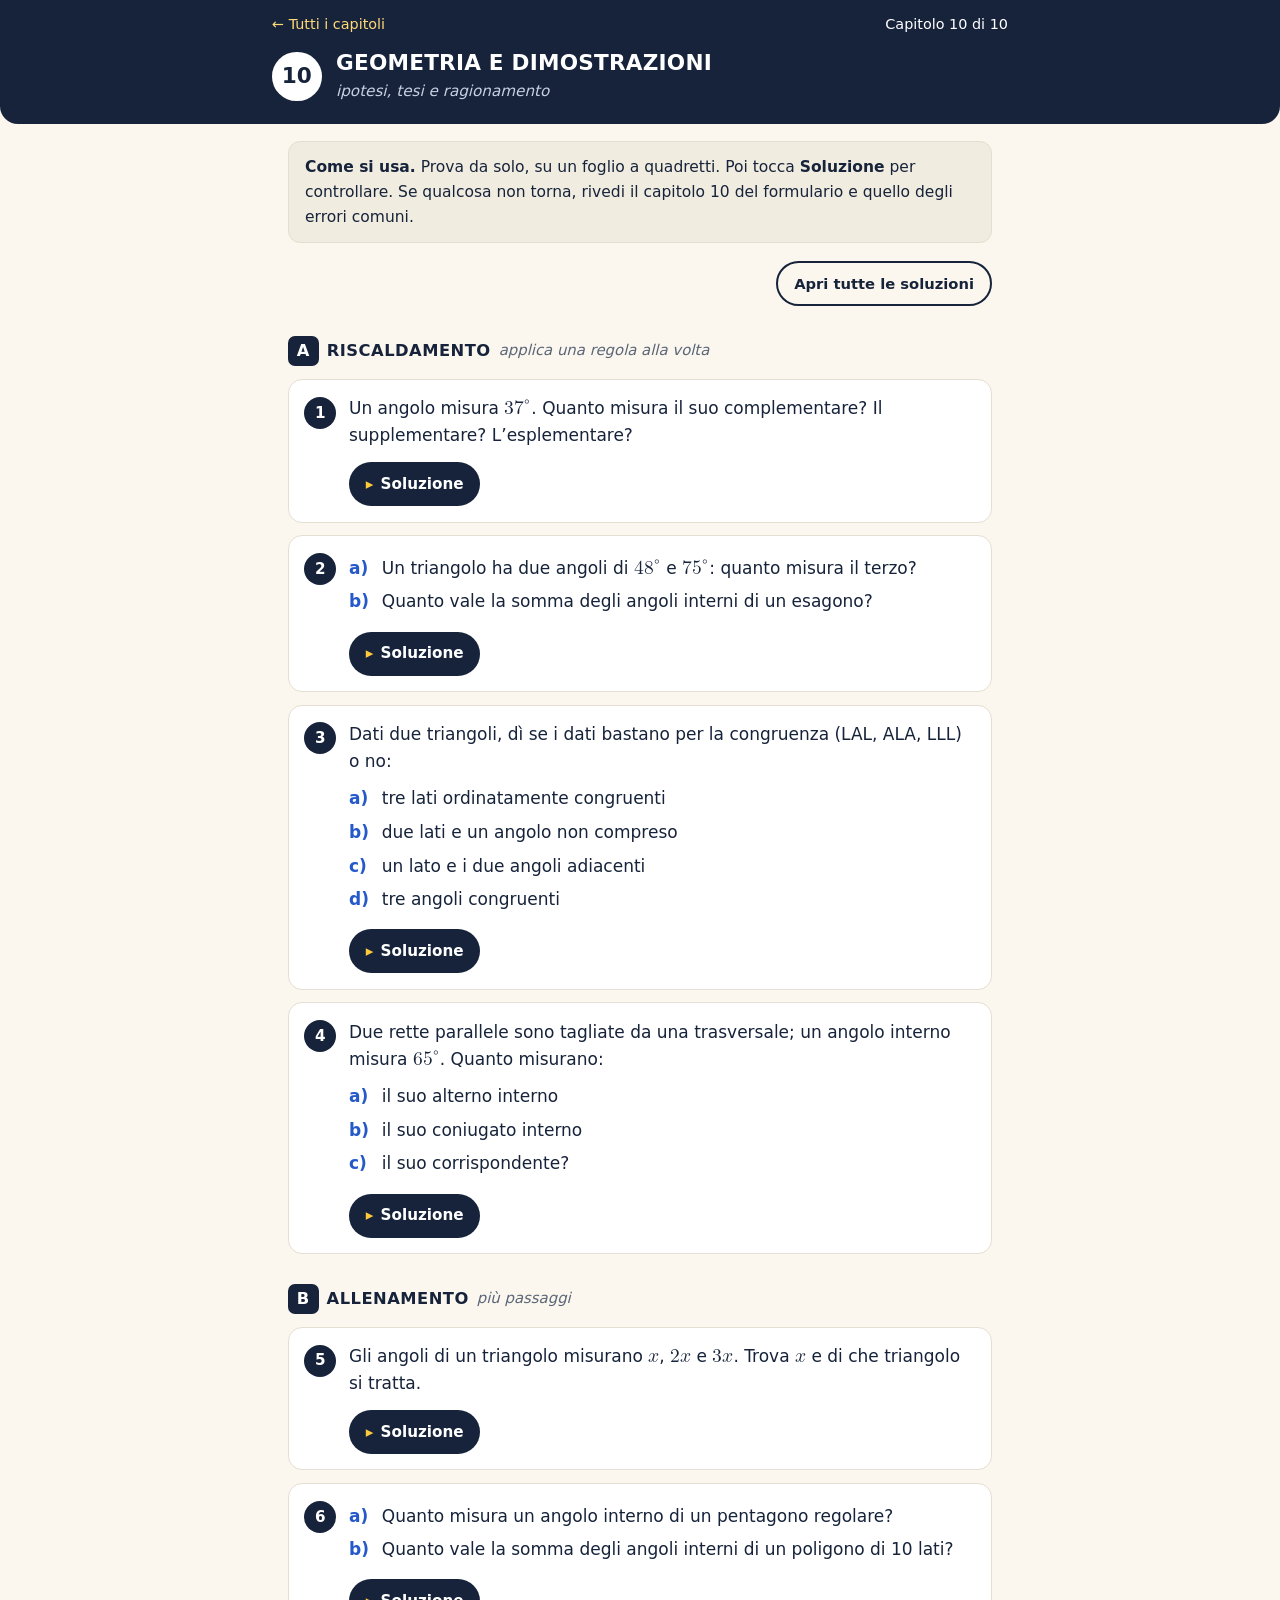
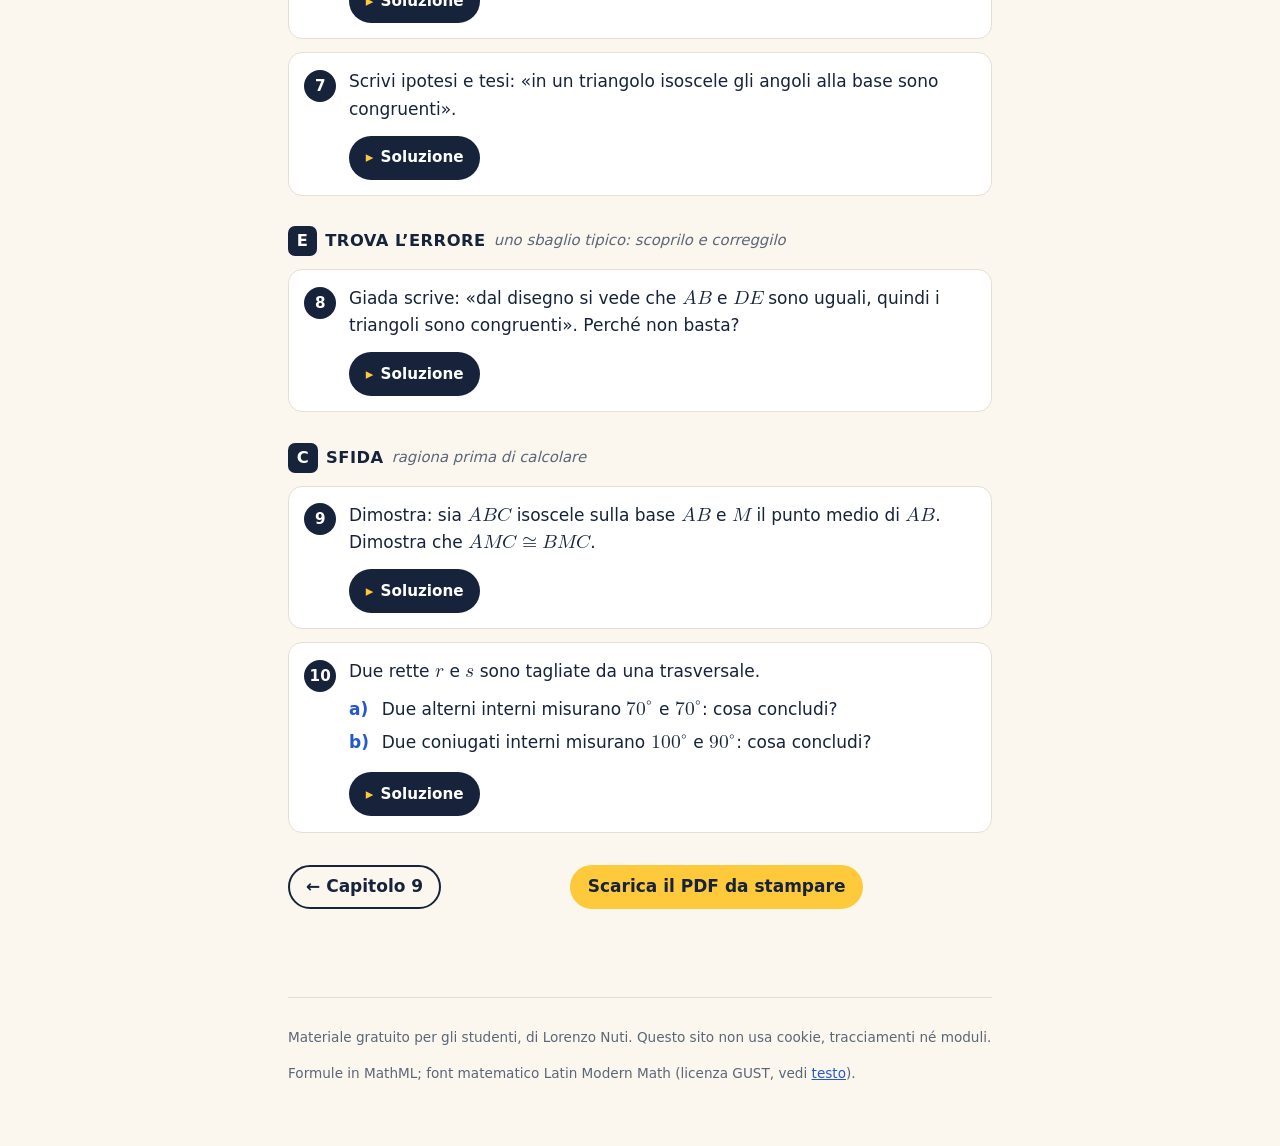
<file: c10.html>
<!doctype html>
<html lang="it">
<head>
<meta charset="utf-8">
<meta name="viewport" content="width=device-width, initial-scale=1">
<meta name="theme-color" content="#16233a">
<title>Cap. 10 · Geometria e dimostrazioni — Matematica primo anno</title>
<meta name="description" content="Esercizi di autoverifica: Geometria e dimostrazioni. Matematica primo anno, di Lorenzo Nuti.">
<link rel="icon" href="data:image/svg+xml,%3Csvg xmlns='http://www.w3.org/2000/svg' viewBox='0 0 32 32'%3E%3Crect width='32' height='32' rx='7' fill='%2316233a'/%3E%3Ctext x='16' y='23' font-size='20' text-anchor='middle' fill='%23ffc93c' font-family='serif'%3E%E2%88%91%3C/text%3E%3C/svg%3E">
<link rel="stylesheet" href="style.css">
</head>
<body>
<header class="top"><div class="in">
<div class="nav"><a href="index.html">← Tutti i capitoli</a><span>Capitolo 10 di 10</span></div>
<div class="hd"><div class="badge">10</div><div><h1>Geometria e dimostrazioni</h1><p>ipotesi, tesi e ragionamento</p></div></div>
</div></header>
<main class="wrap">
<div class="how"><b>Come si usa.</b> Prova da solo, su un foglio a quadretti. Poi tocca <b>Soluzione</b> per controllare. Se qualcosa non torna, rivedi il capitolo&nbsp;10 del formulario e quello degli errori comuni.</div>
<p class="tools"><button id="tutte" type="button" hidden>Apri tutte le soluzioni</button></p>
<h2 class="lv lvA"><span class="l">A</span> Riscaldamento <small>applica una regola alla volta</small></h2>
<article class="ex" id="e1"><div class="num">1</div><div class="body"><div class="txt"><p>Un angolo misura
<span class="nb"><math display="inline" xmlns="http://www.w3.org/1998/Math/MathML"><msup><mn>37</mn><mo>∘</mo></msup></math>.</span>
Quanto misura il suo complementare? Il supplementare?
L’esplementare?</p></div><details class="sol"><summary>Soluzione</summary><div class="sbody"><p><span class="nb"><math display="inline" xmlns="http://www.w3.org/1998/Math/MathML"><mrow><msup><mn>90</mn><mo>∘</mo></msup><mo>−</mo><msup><mn>37</mn><mo>∘</mo></msup><mo>=</mo><msup><mn>53</mn><mo>∘</mo></msup></mrow></math>;</span>
 <span class="nb"><math display="inline" xmlns="http://www.w3.org/1998/Math/MathML"><mrow><msup><mn>180</mn><mo>∘</mo></msup><mo>−</mo><msup><mn>37</mn><mo>∘</mo></msup><mo>=</mo><msup><mn>143</mn><mo>∘</mo></msup></mrow></math>;</span>
 <math display="inline" xmlns="http://www.w3.org/1998/Math/MathML"><mrow><msup><mn>360</mn><mo>∘</mo></msup><mo>−</mo><msup><mn>37</mn><mo>∘</mo></msup><mo>=</mo><msup><mn>323</mn><mo>∘</mo></msup></mrow></math></p></div></details></div></article>
<article class="ex" id="e2"><div class="num">2</div><div class="body"><div class="txt"><ul class="sub"><li><span class="lab">a)</span><span>Un triangolo ha due angoli di
<math display="inline" xmlns="http://www.w3.org/1998/Math/MathML"><msup><mn>48</mn><mo>∘</mo></msup></math>
e
<span class="nb"><math display="inline" xmlns="http://www.w3.org/1998/Math/MathML"><msup><mn>75</mn><mo>∘</mo></msup></math>:</span>
quanto misura il terzo?</span></li><li><span class="lab">b)</span><span>Quanto vale la somma degli angoli interni di un esagono?</span></li></ul></div><details class="sol"><summary>Soluzione</summary><div class="sbody"><ul class="sub"><li><span class="lab">a)</span><span><math xmlns="http://www.w3.org/1998/Math/MathML" display="inline"><mrow><msup><mn>180</mn><mo>∘</mo></msup><mo>−</mo><msup><mn>48</mn><mo>∘</mo></msup><mo>−</mo><msup><mn>75</mn><mo>∘</mo></msup></mrow></math><wbr><math xmlns="http://www.w3.org/1998/Math/MathML" display="inline"><mrow><mo form="infix">=</mo><msup><mn>57</mn><mo>∘</mo></msup></mrow></math></span></li><li><span class="lab">b)</span><span><math xmlns="http://www.w3.org/1998/Math/MathML" display="inline"><mrow><mrow><mo stretchy="false" form="prefix">(</mo><mn>6</mn><mo>−</mo><mn>2</mn><mo stretchy="false" form="postfix">)</mo></mrow><mo>⋅</mo><msup><mn>180</mn><mo>∘</mo></msup></mrow></math><wbr><math xmlns="http://www.w3.org/1998/Math/MathML" display="inline"><mrow><mo form="infix">=</mo><msup><mn>720</mn><mo>∘</mo></msup></mrow></math></span></li></ul></div></details></div></article>
<article class="ex" id="e3"><div class="num">3</div><div class="body"><div class="txt"><p>Dati due triangoli, dì se i dati bastano per la congruenza (LAL, ALA,
LLL) o no:</p><ul class="sub"><li><span class="lab">a)</span><span>tre lati ordinatamente congruenti</span></li><li><span class="lab">b)</span><span>due lati e un angolo non compreso</span></li><li><span class="lab">c)</span><span>un lato e i due angoli adiacenti</span></li><li><span class="lab">d)</span><span>tre angoli congruenti</span></li></ul></div><details class="sol"><summary>Soluzione</summary><div class="sbody"><ul class="sub"><li><span class="lab">a)</span><span>sì, LLL</span></li><li><span class="lab">b)</span><span>no</span></li><li><span class="lab">c)</span><span>sì, ALA</span></li><li><span class="lab">d)</span><span>no (stessa forma, ma dimensioni diverse)</span></li></ul></div></details></div></article>
<article class="ex" id="e4"><div class="num">4</div><div class="body"><div class="txt"><p>Due rette parallele sono tagliate da una trasversale; un angolo
interno misura
<span class="nb"><math display="inline" xmlns="http://www.w3.org/1998/Math/MathML"><msup><mn>65</mn><mo>∘</mo></msup></math>.</span>
Quanto misurano:</p><ul class="sub"><li><span class="lab">a)</span><span>il suo alterno interno</span></li><li><span class="lab">b)</span><span>il suo coniugato interno</span></li><li><span class="lab">c)</span><span>il suo corrispondente?</span></li></ul></div><details class="sol"><summary>Soluzione</summary><div class="sbody"><ul class="sub"><li><span class="lab">a)</span><span><math display="inline" xmlns="http://www.w3.org/1998/Math/MathML"><msup><mn>65</mn><mo>∘</mo></msup></math></span></li><li><span class="lab">b)</span><span><math display="inline" xmlns="http://www.w3.org/1998/Math/MathML"><mrow><msup><mn>180</mn><mo>∘</mo></msup><mo>−</mo><msup><mn>65</mn><mo>∘</mo></msup><mo>=</mo><msup><mn>115</mn><mo>∘</mo></msup></mrow></math></span></li><li><span class="lab">c)</span><span><math display="inline" xmlns="http://www.w3.org/1998/Math/MathML"><msup><mn>65</mn><mo>∘</mo></msup></math></span></li></ul></div></details></div></article>
<h2 class="lv lvB"><span class="l">B</span> Allenamento <small>più passaggi</small></h2>
<article class="ex" id="e5"><div class="num">5</div><div class="body"><div class="txt"><p>Gli angoli di un triangolo misurano
<span class="nb"><math display="inline" xmlns="http://www.w3.org/1998/Math/MathML"><mi>x</mi></math>,</span>
<math display="inline" xmlns="http://www.w3.org/1998/Math/MathML"><mrow><mn>2</mn><mi>x</mi></mrow></math>
e
<span class="nb"><math display="inline" xmlns="http://www.w3.org/1998/Math/MathML"><mrow><mn>3</mn><mi>x</mi></mrow></math>.</span>
Trova
<math display="inline" xmlns="http://www.w3.org/1998/Math/MathML"><mi>x</mi></math>
e di che triangolo si tratta.</p></div><details class="sol"><summary>Soluzione</summary><div class="sbody"><p><span class="nb"><math display="inline" xmlns="http://www.w3.org/1998/Math/MathML"><mrow><mn>6</mn><mi>x</mi><mo>=</mo><msup><mn>180</mn><mo>∘</mo></msup></mrow></math>,</span>
<span class="nb"><math display="inline" xmlns="http://www.w3.org/1998/Math/MathML"><mrow><mi>x</mi><mo>=</mo><msup><mn>30</mn><mo>∘</mo></msup></mrow></math>:</span>
gli angoli sono
<span class="nb"><math display="inline" xmlns="http://www.w3.org/1998/Math/MathML"><msup><mn>30</mn><mo>∘</mo></msup></math>,</span>
<span class="nb"><math display="inline" xmlns="http://www.w3.org/1998/Math/MathML"><msup><mn>60</mn><mo>∘</mo></msup></math>,</span>
<span class="nb"><math display="inline" xmlns="http://www.w3.org/1998/Math/MathML"><msup><mn>90</mn><mo>∘</mo></msup></math>.</span>
Il triangolo è rettangolo.</p></div></details></div></article>
<article class="ex" id="e6"><div class="num">6</div><div class="body"><div class="txt"><ul class="sub"><li><span class="lab">a)</span><span>Quanto misura un angolo interno di un pentagono regolare?</span></li><li><span class="lab">b)</span><span>Quanto vale la somma degli angoli interni di un poligono di 10
lati?</span></li></ul></div><details class="sol"><summary>Soluzione</summary><div class="sbody"><ul class="sub"><li><span class="lab">a)</span><span><math xmlns="http://www.w3.org/1998/Math/MathML" display="inline"><mrow><mfrac displaystyle="true"><mrow><mrow><mo stretchy="false" form="prefix">(</mo><mn>5</mn><mo>−</mo><mn>2</mn><mo stretchy="false" form="postfix">)</mo></mrow><mo>⋅</mo><msup><mn>180</mn><mo>∘</mo></msup></mrow><mn>5</mn></mfrac></mrow></math><wbr><math xmlns="http://www.w3.org/1998/Math/MathML" display="inline"><mrow><mo form="infix">=</mo><msup><mn>108</mn><mo>∘</mo></msup></mrow></math></span></li><li><span class="lab">b)</span><span><math xmlns="http://www.w3.org/1998/Math/MathML" display="inline"><mrow><mrow><mo stretchy="false" form="prefix">(</mo><mn>10</mn><mo>−</mo><mn>2</mn><mo stretchy="false" form="postfix">)</mo></mrow><mo>⋅</mo><msup><mn>180</mn><mo>∘</mo></msup></mrow></math><wbr><math xmlns="http://www.w3.org/1998/Math/MathML" display="inline"><mrow><mo form="infix">=</mo><msup><mn>1440</mn><mo>∘</mo></msup></mrow></math></span></li></ul></div></details></div></article>
<article class="ex" id="e7"><div class="num">7</div><div class="body"><div class="txt"><p>Scrivi ipotesi e tesi: «in un triangolo isoscele gli angoli alla base
sono congruenti».</p></div><details class="sol"><summary>Soluzione</summary><div class="sbody"><p>Ipotesi:
<math display="inline" xmlns="http://www.w3.org/1998/Math/MathML"><mrow><mi>A</mi><mi>B</mi><mi>C</mi></mrow></math>
è un triangolo con
<math display="inline" xmlns="http://www.w3.org/1998/Math/MathML"><mrow><mi>A</mi><mi>C</mi><mo>≅</mo><mi>B</mi><mi>C</mi></mrow></math>
(base
<math display="inline" xmlns="http://www.w3.org/1998/Math/MathML"><mrow><mi>A</mi><mi>B</mi></mrow></math>).
 Tesi:
<span class="nb"><math display="inline" xmlns="http://www.w3.org/1998/Math/MathML"><mrow><mover><mi>A</mi><mo accent="true">̂</mo></mover><mo>≅</mo><mover><mi>B</mi><mo accent="true">̂</mo></mover></mrow></math>.</span></p></div></details></div></article>
<h2 class="lv lvE"><span class="l">E</span> Trova l’errore <small>uno sbaglio tipico: scoprilo e correggilo</small></h2>
<article class="ex" id="e8"><div class="num">8</div><div class="body"><div class="txt"><p>Giada scrive: «dal disegno si vede che
<math display="inline" xmlns="http://www.w3.org/1998/Math/MathML"><mrow><mi>A</mi><mi>B</mi></mrow></math>
e
<math display="inline" xmlns="http://www.w3.org/1998/Math/MathML"><mrow><mi>D</mi><mi>E</mi></mrow></math>
sono uguali, quindi i triangoli sono congruenti». Perché non basta?</p></div><details class="sol"><summary>Soluzione</summary><div class="sbody"><p>Il disegno aiuta ma non è una prova. Servono dati scritti nelle
ipotesi (tre elementi come in LAL, ALA o LLL) e ogni passaggio con la
sua motivazione.</p></div></details></div></article>
<h2 class="lv lvC"><span class="l">C</span> Sfida <small>ragiona prima di calcolare</small></h2>
<article class="ex" id="e9"><div class="num">9</div><div class="body"><div class="txt"><p>Dimostra: sia
<math display="inline" xmlns="http://www.w3.org/1998/Math/MathML"><mrow><mi>A</mi><mi>B</mi><mi>C</mi></mrow></math>
isoscele sulla base
<math display="inline" xmlns="http://www.w3.org/1998/Math/MathML"><mrow><mi>A</mi><mi>B</mi></mrow></math>
e
<math display="inline" xmlns="http://www.w3.org/1998/Math/MathML"><mi>M</mi></math>
il punto medio di
<span class="nb"><math display="inline" xmlns="http://www.w3.org/1998/Math/MathML"><mrow><mi>A</mi><mi>B</mi></mrow></math>.</span>
Dimostra che
<span class="nb"><math display="inline" xmlns="http://www.w3.org/1998/Math/MathML"><mrow><mi>A</mi><mi>M</mi><mi>C</mi><mo>≅</mo><mi>B</mi><mi>M</mi><mi>C</mi></mrow></math>.</span></p></div><details class="sol"><summary>Soluzione</summary><div class="sbody"><p>Ipotesi:
<span class="nb"><math display="inline" xmlns="http://www.w3.org/1998/Math/MathML"><mrow><mi>A</mi><mi>C</mi><mo>≅</mo><mi>B</mi><mi>C</mi></mrow></math>,</span>
<span class="nb"><math display="inline" xmlns="http://www.w3.org/1998/Math/MathML"><mrow><mi>A</mi><mi>M</mi><mo>≅</mo><mi>M</mi><mi>B</mi></mrow></math>.</span>
 Tesi:
<span class="nb"><math display="inline" xmlns="http://www.w3.org/1998/Math/MathML"><mrow><mi>A</mi><mi>M</mi><mi>C</mi><mo>≅</mo><mi>B</mi><mi>M</mi><mi>C</mi></mrow></math>.</span>
 Dimostrazione:
<math display="inline" xmlns="http://www.w3.org/1998/Math/MathML"><mrow><mi>A</mi><mi>C</mi><mo>≅</mo><mi>B</mi><mi>C</mi></mrow></math>
(ipotesi),
<math display="inline" xmlns="http://www.w3.org/1998/Math/MathML"><mrow><mi>A</mi><mi>M</mi><mo>≅</mo><mi>M</mi><mi>B</mi></mrow></math>
(ipotesi),
<math display="inline" xmlns="http://www.w3.org/1998/Math/MathML"><mrow><mi>C</mi><mi>M</mi></mrow></math>
in comune: i triangoli hanno i tre lati congruenti, quindi sono
congruenti per il criterio LLL.</p></div></details></div></article>
<article class="ex" id="e10"><div class="num">10</div><div class="body"><div class="txt"><p>Due rette
<math display="inline" xmlns="http://www.w3.org/1998/Math/MathML"><mi>r</mi></math>
e
<math display="inline" xmlns="http://www.w3.org/1998/Math/MathML"><mi>s</mi></math>
sono tagliate da una trasversale.</p><ul class="sub"><li><span class="lab">a)</span><span>Due alterni interni misurano
<math display="inline" xmlns="http://www.w3.org/1998/Math/MathML"><msup><mn>70</mn><mo>∘</mo></msup></math>
e
<span class="nb"><math display="inline" xmlns="http://www.w3.org/1998/Math/MathML"><msup><mn>70</mn><mo>∘</mo></msup></math>:</span>
cosa concludi?</span></li><li><span class="lab">b)</span><span>Due coniugati interni misurano
<math display="inline" xmlns="http://www.w3.org/1998/Math/MathML"><msup><mn>100</mn><mo>∘</mo></msup></math>
e
<span class="nb"><math display="inline" xmlns="http://www.w3.org/1998/Math/MathML"><msup><mn>90</mn><mo>∘</mo></msup></math>:</span>
cosa concludi?</span></li></ul></div><details class="sol"><summary>Soluzione</summary><div class="sbody"><ul class="sub"><li><span class="lab">a)</span><span>Gli alterni interni sono congruenti, quindi
<span class="nb"><math display="inline" xmlns="http://www.w3.org/1998/Math/MathML"><mrow><mi>r</mi><mo>∥</mo><mi>s</mi></mrow></math>.</span></span></li><li><span class="lab">b)</span><span><math xmlns="http://www.w3.org/1998/Math/MathML" display="inline"><mrow><msup><mn>100</mn><mo>∘</mo></msup><mo>+</mo><msup><mn>90</mn><mo>∘</mo></msup></mrow></math><wbr><math xmlns="http://www.w3.org/1998/Math/MathML" display="inline"><mrow><mo form="infix">=</mo><msup><mn>190</mn><mo>∘</mo></msup></mrow></math><wbr><span class="nb"><math xmlns="http://www.w3.org/1998/Math/MathML" display="inline"><mrow><mo form="infix">≠</mo><msup><mn>180</mn><mo>∘</mo></msup></mrow></math>:</span>
i coniugati interni non sono supplementari, quindi
<math display="inline" xmlns="http://www.w3.org/1998/Math/MathML"><mi>r</mi></math>
e
<math display="inline" xmlns="http://www.w3.org/1998/Math/MathML"><mi>s</mi></math>
non sono parallele.</span></li></ul></div></details></div></article>
<nav class="bottom" aria-label="Navigazione tra i capitoli"><a href="c9.html">← Capitolo 9</a><a class="pdf" href="c10.pdf">Scarica il PDF da stampare</a><span></span></nav>
</main>
<div class="wrap"><footer>
<p>Materiale gratuito per gli studenti, di Lorenzo Nuti. Questo sito non usa cookie, tracciamenti né moduli.</p>
<p>Formule in MathML; font matematico Latin Modern Math (licenza GUST, vedi <a href="LICENZA-font-GUST.txt">testo</a>).</p>
</footer>
</div>
<script>
(function(){var b=document.getElementById('tutte');if(!b)return;b.hidden=false;var open=false;
b.addEventListener('click',function(){open=!open;
document.querySelectorAll('details.sol').forEach(function(d){d.open=open;});
b.textContent=open?'Chiudi tutte le soluzioni':'Apri tutte le soluzioni';});})();
</script>
</body></html>
</file>
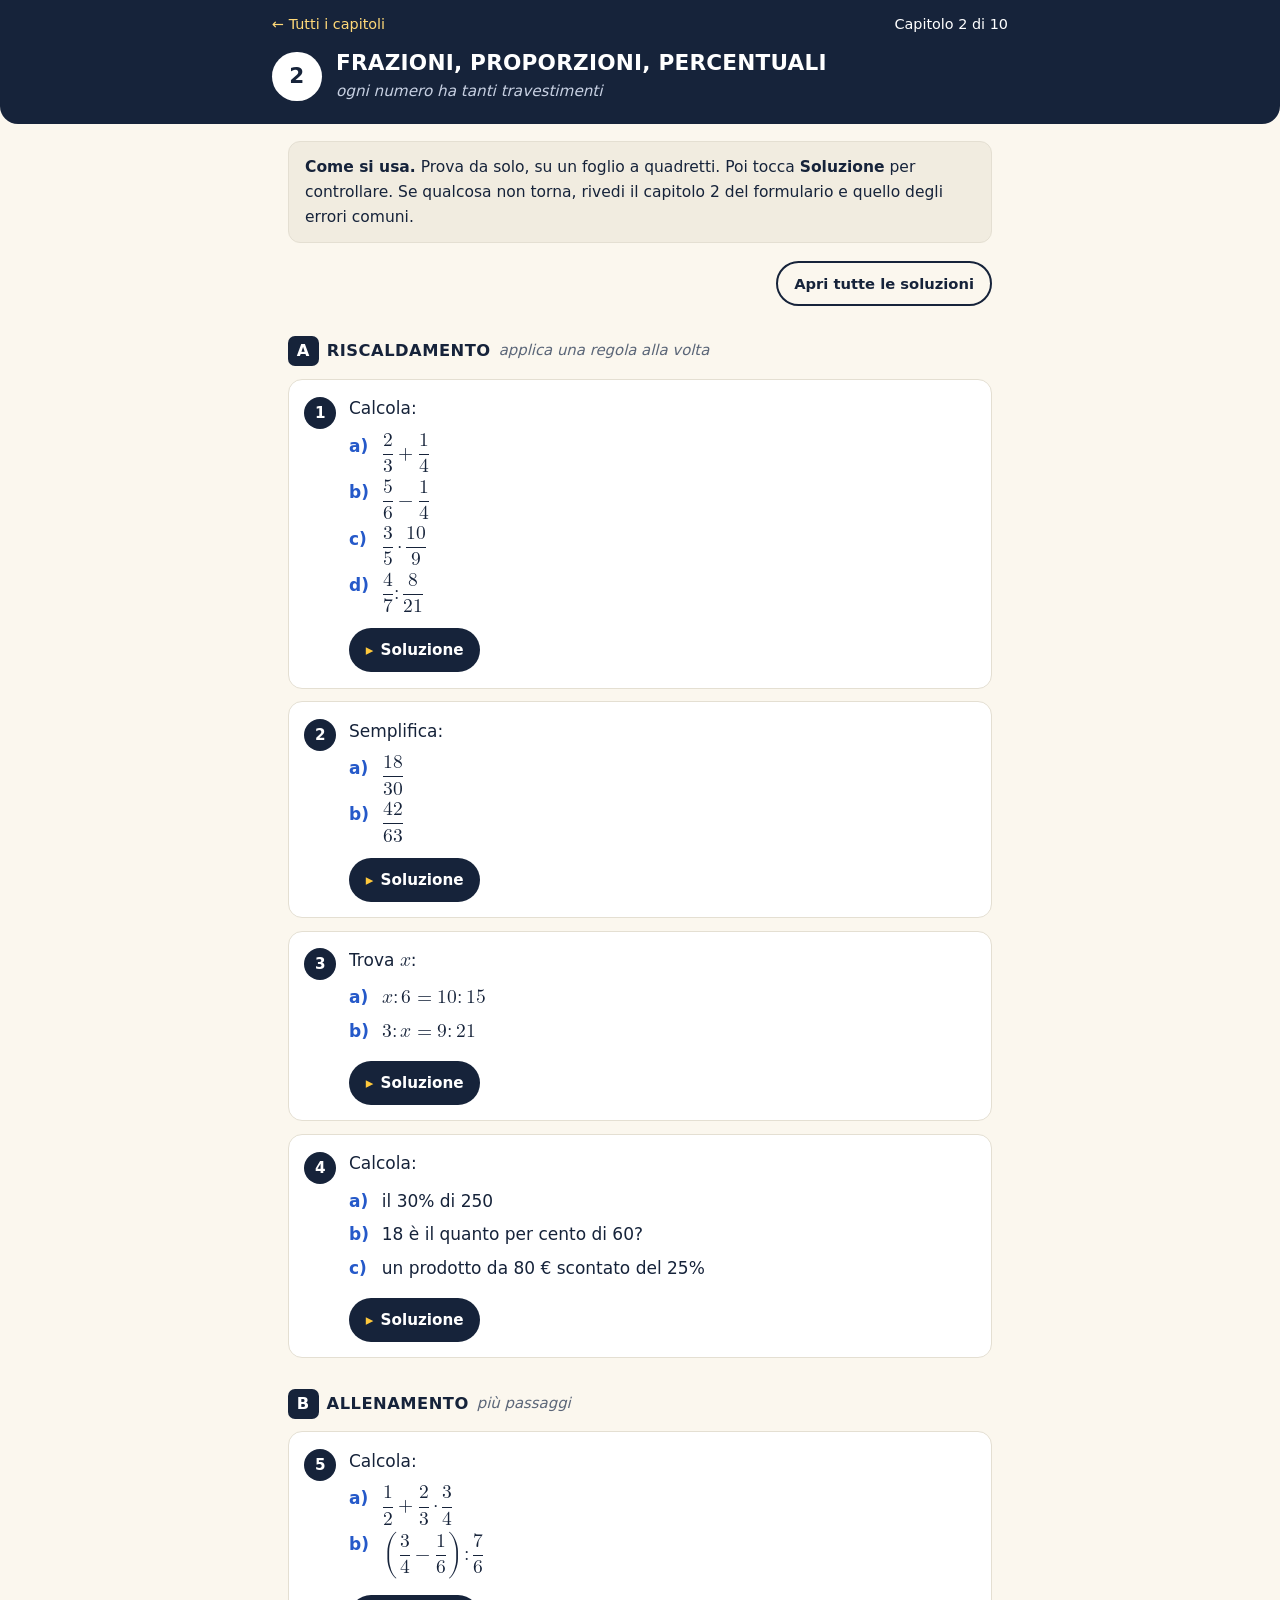
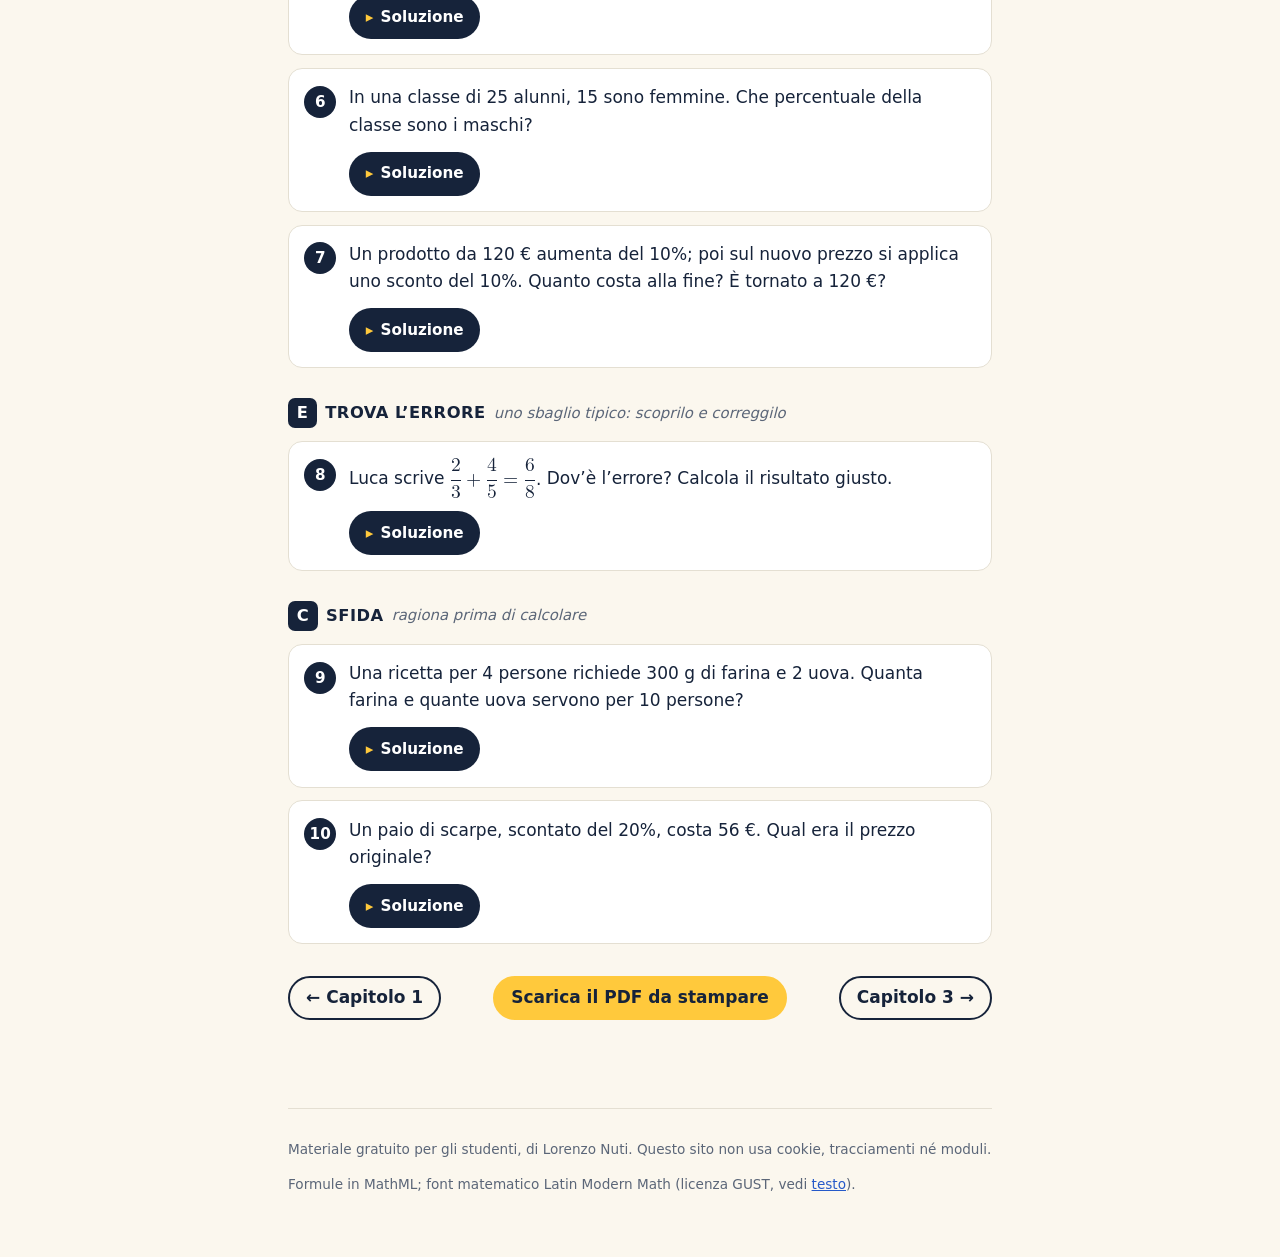
<file: c2.html>
<!doctype html>
<html lang="it">
<head>
<meta charset="utf-8">
<meta name="viewport" content="width=device-width, initial-scale=1">
<meta name="theme-color" content="#16233a">
<title>Cap. 2 · Frazioni, proporzioni, percentuali — Matematica primo anno</title>
<meta name="description" content="Esercizi di autoverifica: Frazioni, proporzioni, percentuali. Matematica primo anno, di Lorenzo Nuti.">
<link rel="icon" href="data:image/svg+xml,%3Csvg xmlns='http://www.w3.org/2000/svg' viewBox='0 0 32 32'%3E%3Crect width='32' height='32' rx='7' fill='%2316233a'/%3E%3Ctext x='16' y='23' font-size='20' text-anchor='middle' fill='%23ffc93c' font-family='serif'%3E%E2%88%91%3C/text%3E%3C/svg%3E">
<link rel="stylesheet" href="style.css">
</head>
<body>
<header class="top"><div class="in">
<div class="nav"><a href="index.html">← Tutti i capitoli</a><span>Capitolo 2 di 10</span></div>
<div class="hd"><div class="badge">2</div><div><h1>Frazioni, proporzioni, percentuali</h1><p>ogni numero ha tanti travestimenti</p></div></div>
</div></header>
<main class="wrap">
<div class="how"><b>Come si usa.</b> Prova da solo, su un foglio a quadretti. Poi tocca <b>Soluzione</b> per controllare. Se qualcosa non torna, rivedi il capitolo&nbsp;2 del formulario e quello degli errori comuni.</div>
<p class="tools"><button id="tutte" type="button" hidden>Apri tutte le soluzioni</button></p>
<h2 class="lv lvA"><span class="l">A</span> Riscaldamento <small>applica una regola alla volta</small></h2>
<article class="ex" id="e1"><div class="num">1</div><div class="body"><div class="txt"><p>Calcola:</p><ul class="sub"><li><span class="lab">a)</span><span><math display="inline" xmlns="http://www.w3.org/1998/Math/MathML"><mrow><mfrac displaystyle="true"><mn>2</mn><mn>3</mn></mfrac><mo>+</mo><mfrac displaystyle="true"><mn>1</mn><mn>4</mn></mfrac></mrow></math></span></li><li><span class="lab">b)</span><span><math display="inline" xmlns="http://www.w3.org/1998/Math/MathML"><mrow><mfrac displaystyle="true"><mn>5</mn><mn>6</mn></mfrac><mo>−</mo><mfrac displaystyle="true"><mn>1</mn><mn>4</mn></mfrac></mrow></math></span></li><li><span class="lab">c)</span><span><math display="inline" xmlns="http://www.w3.org/1998/Math/MathML"><mrow><mfrac displaystyle="true"><mn>3</mn><mn>5</mn></mfrac><mo>⋅</mo><mfrac displaystyle="true"><mn>10</mn><mn>9</mn></mfrac></mrow></math></span></li><li><span class="lab">d)</span><span><math display="inline" xmlns="http://www.w3.org/1998/Math/MathML"><mrow><mfrac displaystyle="true"><mn>4</mn><mn>7</mn></mfrac><mo>:</mo><mfrac displaystyle="true"><mn>8</mn><mn>21</mn></mfrac></mrow></math></span></li></ul></div><details class="sol"><summary>Soluzione</summary><div class="sbody"><ul class="sub"><li><span class="lab">a)</span><span><math display="inline" xmlns="http://www.w3.org/1998/Math/MathML"><mrow><mfrac displaystyle="true"><mrow><mn>8</mn><mo>+</mo><mn>3</mn></mrow><mn>12</mn></mfrac><mo>=</mo><mfrac displaystyle="true"><mn>11</mn><mn>12</mn></mfrac></mrow></math></span></li><li><span class="lab">b)</span><span><math display="inline" xmlns="http://www.w3.org/1998/Math/MathML"><mrow><mfrac displaystyle="true"><mrow><mn>10</mn><mo>−</mo><mn>3</mn></mrow><mn>12</mn></mfrac><mo>=</mo><mfrac displaystyle="true"><mn>7</mn><mn>12</mn></mfrac></mrow></math></span></li><li><span class="lab">c)</span><span><math display="inline" xmlns="http://www.w3.org/1998/Math/MathML"><mrow><mfrac displaystyle="true"><mn>30</mn><mn>45</mn></mfrac><mo>=</mo><mfrac displaystyle="true"><mn>2</mn><mn>3</mn></mfrac></mrow></math></span></li><li><span class="lab">d)</span><span><math display="inline" xmlns="http://www.w3.org/1998/Math/MathML"><mrow><mfrac displaystyle="true"><mn>4</mn><mn>7</mn></mfrac><mo>⋅</mo><mfrac displaystyle="true"><mn>21</mn><mn>8</mn></mfrac><mo>=</mo><mfrac displaystyle="true"><mn>3</mn><mn>2</mn></mfrac></mrow></math></span></li></ul></div></details></div></article>
<article class="ex" id="e2"><div class="num">2</div><div class="body"><div class="txt"><p>Semplifica:</p><ul class="sub"><li><span class="lab">a)</span><span><math display="inline" xmlns="http://www.w3.org/1998/Math/MathML"><mfrac displaystyle="true"><mn>18</mn><mn>30</mn></mfrac></math></span></li><li><span class="lab">b)</span><span><math display="inline" xmlns="http://www.w3.org/1998/Math/MathML"><mfrac displaystyle="true"><mn>42</mn><mn>63</mn></mfrac></math></span></li></ul></div><details class="sol"><summary>Soluzione</summary><div class="sbody"><ul class="sub"><li><span class="lab">a)</span><span><math display="inline" xmlns="http://www.w3.org/1998/Math/MathML"><mfrac displaystyle="true"><mn>3</mn><mn>5</mn></mfrac></math></span></li><li><span class="lab">b)</span><span><math display="inline" xmlns="http://www.w3.org/1998/Math/MathML"><mfrac displaystyle="true"><mn>2</mn><mn>3</mn></mfrac></math></span></li></ul></div></details></div></article>
<article class="ex" id="e3"><div class="num">3</div><div class="body"><div class="txt"><p>Trova
<span class="nb"><math display="inline" xmlns="http://www.w3.org/1998/Math/MathML"><mi>x</mi></math>:</span></p><ul class="sub"><li><span class="lab">a)</span><span><math display="inline" xmlns="http://www.w3.org/1998/Math/MathML"><mrow><mi>x</mi><mo>:</mo><mn>6</mn><mo>=</mo><mn>10</mn><mo>:</mo><mn>15</mn></mrow></math></span></li><li><span class="lab">b)</span><span><math display="inline" xmlns="http://www.w3.org/1998/Math/MathML"><mrow><mn>3</mn><mo>:</mo><mi>x</mi><mo>=</mo><mn>9</mn><mo>:</mo><mn>21</mn></mrow></math></span></li></ul></div><details class="sol"><summary>Soluzione</summary><div class="sbody"><ul class="sub"><li><span class="lab">a)</span><span><math display="inline" xmlns="http://www.w3.org/1998/Math/MathML"><mrow><mi>x</mi><mo>=</mo><mfrac displaystyle="true"><mrow><mn>6</mn><mo>⋅</mo><mn>10</mn></mrow><mn>15</mn></mfrac><mo>=</mo><mn>4</mn></mrow></math></span></li><li><span class="lab">b)</span><span><math display="inline" xmlns="http://www.w3.org/1998/Math/MathML"><mrow><mi>x</mi><mo>=</mo><mfrac displaystyle="true"><mrow><mn>3</mn><mo>⋅</mo><mn>21</mn></mrow><mn>9</mn></mfrac><mo>=</mo><mn>7</mn></mrow></math></span></li></ul></div></details></div></article>
<article class="ex" id="e4"><div class="num">4</div><div class="body"><div class="txt"><p>Calcola:</p><ul class="sub"><li><span class="lab">a)</span><span>il 30% di 250</span></li><li><span class="lab">b)</span><span>18 è il quanto per cento di 60?</span></li><li><span class="lab">c)</span><span>un prodotto da 80 € scontato del 25%</span></li></ul></div><details class="sol"><summary>Soluzione</summary><div class="sbody"><ul class="sub"><li><span class="lab">a)</span><span><math display="inline" xmlns="http://www.w3.org/1998/Math/MathML"><mrow><mn>250</mn><mo>⋅</mo><mfrac displaystyle="true"><mn>30</mn><mn>100</mn></mfrac><mo>=</mo><mn>75</mn></mrow></math></span></li><li><span class="lab">b)</span><span><math display="inline" xmlns="http://www.w3.org/1998/Math/MathML"><mrow><mfrac displaystyle="true"><mn>18</mn><mn>60</mn></mfrac><mo>⋅</mo><mn>100</mn><mo>=</mo><mn>30</mn><mi>%</mi></mrow></math></span></li><li><span class="lab">c)</span><span><math xmlns="http://www.w3.org/1998/Math/MathML" display="inline"><mrow><mn>80</mn><mo>⋅</mo><mrow><mo stretchy="true" form="prefix">(</mo><mn>1</mn><mo>−</mo><mfrac displaystyle="true"><mn>25</mn><mn>100</mn></mfrac><mo stretchy="true" form="postfix">)</mo></mrow></mrow></math><wbr><math xmlns="http://www.w3.org/1998/Math/MathML" display="inline"><mrow><mo form="infix">=</mo><mn>60</mn></mrow></math> €</span></li></ul></div></details></div></article>
<h2 class="lv lvB"><span class="l">B</span> Allenamento <small>più passaggi</small></h2>
<article class="ex" id="e5"><div class="num">5</div><div class="body"><div class="txt"><p>Calcola:</p><ul class="sub"><li><span class="lab">a)</span><span><math display="inline" xmlns="http://www.w3.org/1998/Math/MathML"><mrow><mfrac displaystyle="true"><mn>1</mn><mn>2</mn></mfrac><mo>+</mo><mfrac displaystyle="true"><mn>2</mn><mn>3</mn></mfrac><mo>⋅</mo><mfrac displaystyle="true"><mn>3</mn><mn>4</mn></mfrac></mrow></math></span></li><li><span class="lab">b)</span><span><math display="inline" xmlns="http://www.w3.org/1998/Math/MathML"><mrow><mrow><mo stretchy="true" form="prefix">(</mo><mfrac displaystyle="true"><mn>3</mn><mn>4</mn></mfrac><mo>−</mo><mfrac displaystyle="true"><mn>1</mn><mn>6</mn></mfrac><mo stretchy="true" form="postfix">)</mo></mrow><mo>:</mo><mfrac displaystyle="true"><mn>7</mn><mn>6</mn></mfrac></mrow></math></span></li></ul></div><details class="sol"><summary>Soluzione</summary><div class="sbody"><ul class="sub"><li><span class="lab">a)</span><span><math display="inline" xmlns="http://www.w3.org/1998/Math/MathML"><mrow><mfrac displaystyle="true"><mn>1</mn><mn>2</mn></mfrac><mo>+</mo><mfrac displaystyle="true"><mn>1</mn><mn>2</mn></mfrac><mo>=</mo><mn>1</mn></mrow></math></span></li><li><span class="lab">b)</span><span><math xmlns="http://www.w3.org/1998/Math/MathML" display="inline"><mrow><mfrac displaystyle="true"><mn>7</mn><mn>12</mn></mfrac><mo>:</mo><mfrac displaystyle="true"><mn>7</mn><mn>6</mn></mfrac></mrow></math><wbr><math xmlns="http://www.w3.org/1998/Math/MathML" display="inline"><mrow><mo form="infix">=</mo><mfrac displaystyle="true"><mn>7</mn><mn>12</mn></mfrac><mo>⋅</mo><mfrac displaystyle="true"><mn>6</mn><mn>7</mn></mfrac></mrow></math><wbr><math xmlns="http://www.w3.org/1998/Math/MathML" display="inline"><mrow><mo form="infix">=</mo><mfrac displaystyle="true"><mn>1</mn><mn>2</mn></mfrac></mrow></math></span></li></ul></div></details></div></article>
<article class="ex" id="e6"><div class="num">6</div><div class="body"><div class="txt"><p>In una classe di 25 alunni, 15 sono femmine. Che percentuale della
classe sono i maschi?</p></div><details class="sol"><summary>Soluzione</summary><div class="sbody"><p>Maschi:
<span class="nb"><math display="inline" xmlns="http://www.w3.org/1998/Math/MathML"><mrow><mn>25</mn><mo>−</mo><mn>15</mn><mo>=</mo><mn>10</mn></mrow></math>;</span>
<span class="nb"><math display="inline" xmlns="http://www.w3.org/1998/Math/MathML"><mrow><mfrac displaystyle="true"><mn>10</mn><mn>25</mn></mfrac><mo>⋅</mo><mn>100</mn><mo>=</mo><mn>40</mn><mi>%</mi></mrow></math>.</span></p></div></details></div></article>
<article class="ex" id="e7"><div class="num">7</div><div class="body"><div class="txt"><p>Un prodotto da 120 € aumenta del 10%; poi sul nuovo prezzo si applica
uno sconto del 10%. Quanto costa alla fine? È tornato a 120 €?</p></div><details class="sol"><summary>Soluzione</summary><div class="sbody"><p><span class="nb"><math display="inline" xmlns="http://www.w3.org/1998/Math/MathML"><mrow><mn>120</mn><mo>⋅</mo><mn>1,1</mn><mo>=</mo><mn>132</mn></mrow></math>;</span>
<math display="inline" xmlns="http://www.w3.org/1998/Math/MathML"><mrow><mn>132</mn><mo>⋅</mo><mn>0,9</mn><mo>=</mo><mn>118,80</mn></mrow></math> €.
No: il prezzo è sceso dell’1%
(<math display="inline" xmlns="http://www.w3.org/1998/Math/MathML"><mrow><mn>1,1</mn><mo>⋅</mo><mn>0,9</mn><mo>=</mo><mn>0,99</mn></mrow></math>).</p></div></details></div></article>
<h2 class="lv lvE"><span class="l">E</span> Trova l’errore <small>uno sbaglio tipico: scoprilo e correggilo</small></h2>
<article class="ex" id="e8"><div class="num">8</div><div class="body"><div class="txt"><p>Luca scrive
<span class="nb"><math display="inline" xmlns="http://www.w3.org/1998/Math/MathML"><mrow><mfrac displaystyle="true"><mn>2</mn><mn>3</mn></mfrac><mo>+</mo><mfrac displaystyle="true"><mn>4</mn><mn>5</mn></mfrac><mo>=</mo><mfrac displaystyle="true"><mn>6</mn><mn>8</mn></mfrac></mrow></math>.</span>
Dov’è l’errore? Calcola il risultato giusto.</p></div><details class="sol"><summary>Soluzione</summary><div class="sbody"><p>Ha sommato numeratori e denominatori. Serve il denominatore comune:
<span class="nb"><math display="inline" xmlns="http://www.w3.org/1998/Math/MathML"><mrow><mfrac displaystyle="true"><mn>10</mn><mn>15</mn></mfrac><mo>+</mo><mfrac displaystyle="true"><mn>12</mn><mn>15</mn></mfrac><mo>=</mo><mfrac displaystyle="true"><mn>22</mn><mn>15</mn></mfrac></mrow></math>.</span></p></div></details></div></article>
<h2 class="lv lvC"><span class="l">C</span> Sfida <small>ragiona prima di calcolare</small></h2>
<article class="ex" id="e9"><div class="num">9</div><div class="body"><div class="txt"><p>Una ricetta per 4 persone richiede 300 g di farina e 2 uova. Quanta
farina e quante uova servono per 10 persone?</p></div><details class="sol"><summary>Soluzione</summary><div class="sbody"><p>Fattore
<span class="nb"><math display="inline" xmlns="http://www.w3.org/1998/Math/MathML"><mrow><mn>10</mn><mo>:</mo><mn>4</mn><mo>=</mo><mn>2,5</mn></mrow></math>.</span>
Farina:
<math display="inline" xmlns="http://www.w3.org/1998/Math/MathML"><mrow><mn>300</mn><mo>⋅</mo><mn>2,5</mn><mo>=</mo><mn>750</mn></mrow></math> g;
uova:
<span class="nb"><math display="inline" xmlns="http://www.w3.org/1998/Math/MathML"><mrow><mn>2</mn><mo>⋅</mo><mn>2,5</mn><mo>=</mo><mn>5</mn></mrow></math>.</span></p></div></details></div></article>
<article class="ex" id="e10"><div class="num">10</div><div class="body"><div class="txt"><p>Un paio di scarpe, scontato del 20%, costa 56 €. Qual era il prezzo
originale?</p></div><details class="sol"><summary>Soluzione</summary><div class="sbody"><p>Il prezzo scontato è l’80% dell’originale:
<span class="nb"><math display="inline" xmlns="http://www.w3.org/1998/Math/MathML"><mrow><mn>0,8</mn><mo>⋅</mo><mi>P</mi><mo>=</mo><mn>56</mn></mrow></math>,</span>
quindi
<math display="inline" xmlns="http://www.w3.org/1998/Math/MathML"><mrow><mi>P</mi><mo>=</mo><mn>56</mn><mo>:</mo><mn>0,8</mn><mo>=</mo><mn>70</mn></mrow></math> €.</p></div></details></div></article>
<nav class="bottom" aria-label="Navigazione tra i capitoli"><a href="c1.html">← Capitolo 1</a><a class="pdf" href="c2.pdf">Scarica il PDF da stampare</a><a href="c3.html">Capitolo 3 →</a></nav>
</main>
<div class="wrap"><footer>
<p>Materiale gratuito per gli studenti, di Lorenzo Nuti. Questo sito non usa cookie, tracciamenti né moduli.</p>
<p>Formule in MathML; font matematico Latin Modern Math (licenza GUST, vedi <a href="LICENZA-font-GUST.txt">testo</a>).</p>
</footer>
</div>
<script>
(function(){var b=document.getElementById('tutte');if(!b)return;b.hidden=false;var open=false;
b.addEventListener('click',function(){open=!open;
document.querySelectorAll('details.sol').forEach(function(d){d.open=open;});
b.textContent=open?'Chiudi tutte le soluzioni':'Apri tutte le soluzioni';});})();
</script>
</body></html>
</file>
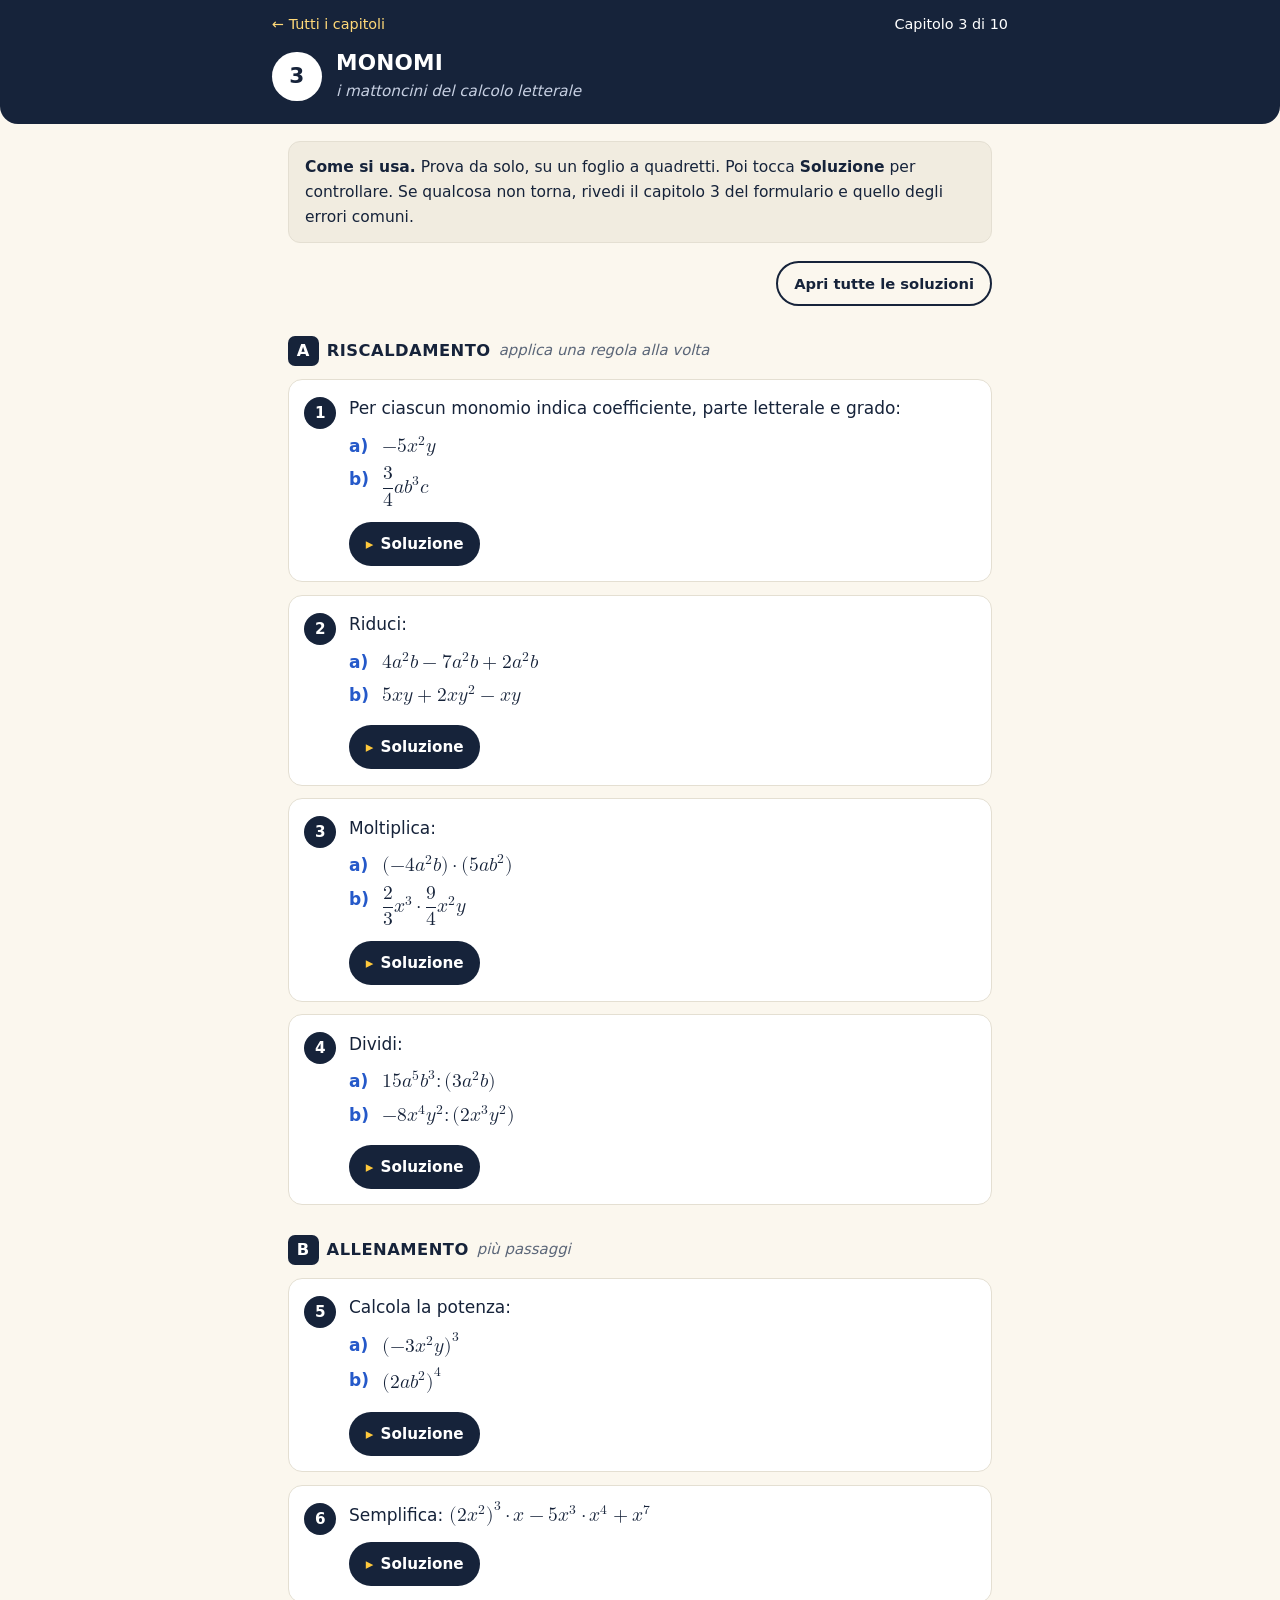
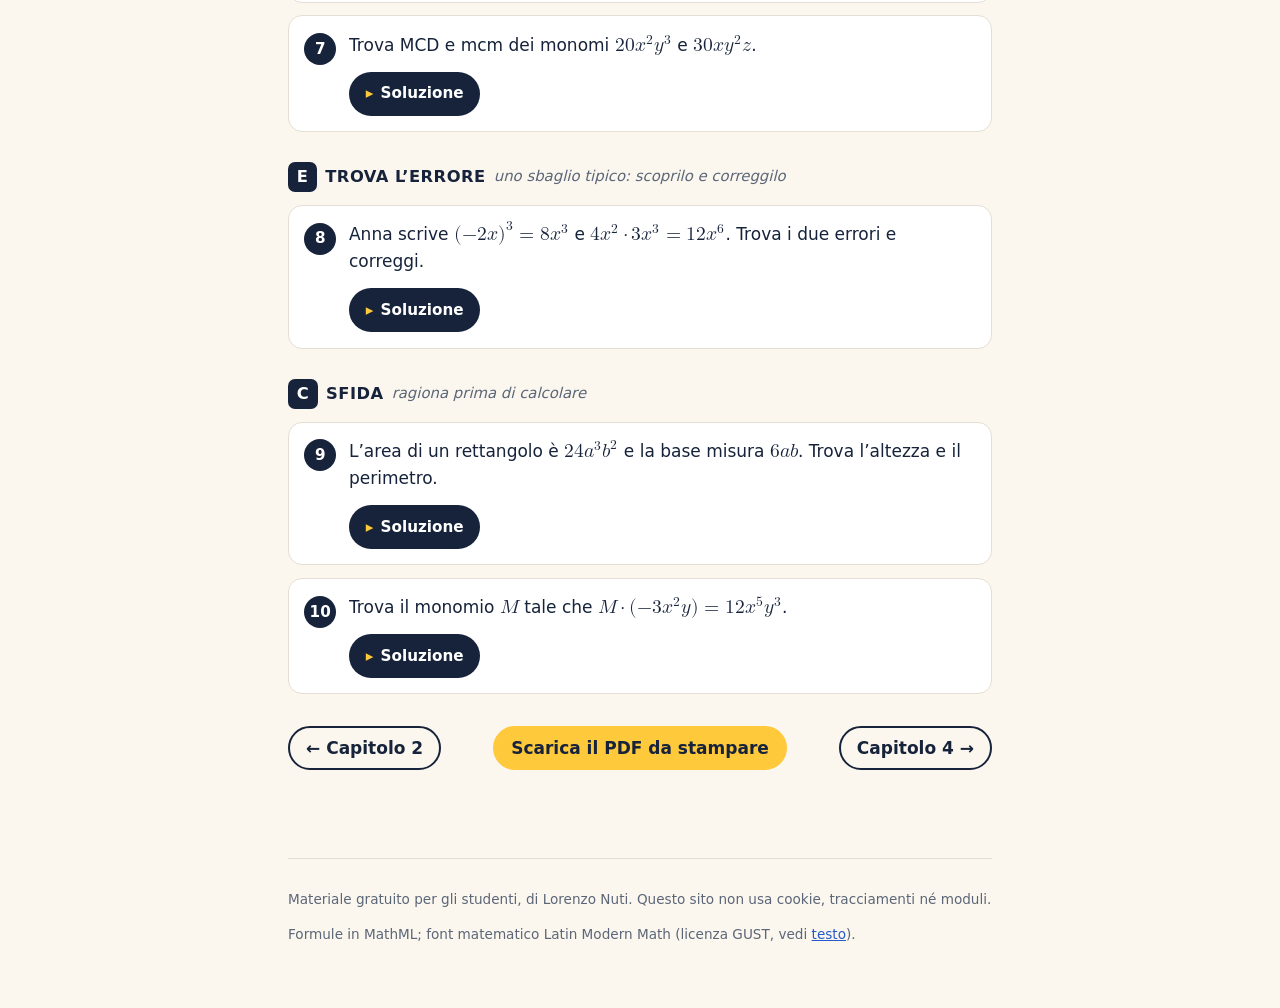
<file: c3.html>
<!doctype html>
<html lang="it">
<head>
<meta charset="utf-8">
<meta name="viewport" content="width=device-width, initial-scale=1">
<meta name="theme-color" content="#16233a">
<title>Cap. 3 · Monomi — Matematica primo anno</title>
<meta name="description" content="Esercizi di autoverifica: Monomi. Matematica primo anno, di Lorenzo Nuti.">
<link rel="icon" href="data:image/svg+xml,%3Csvg xmlns='http://www.w3.org/2000/svg' viewBox='0 0 32 32'%3E%3Crect width='32' height='32' rx='7' fill='%2316233a'/%3E%3Ctext x='16' y='23' font-size='20' text-anchor='middle' fill='%23ffc93c' font-family='serif'%3E%E2%88%91%3C/text%3E%3C/svg%3E">
<link rel="stylesheet" href="style.css">
</head>
<body>
<header class="top"><div class="in">
<div class="nav"><a href="index.html">← Tutti i capitoli</a><span>Capitolo 3 di 10</span></div>
<div class="hd"><div class="badge">3</div><div><h1>Monomi</h1><p>i mattoncini del calcolo letterale</p></div></div>
</div></header>
<main class="wrap">
<div class="how"><b>Come si usa.</b> Prova da solo, su un foglio a quadretti. Poi tocca <b>Soluzione</b> per controllare. Se qualcosa non torna, rivedi il capitolo&nbsp;3 del formulario e quello degli errori comuni.</div>
<p class="tools"><button id="tutte" type="button" hidden>Apri tutte le soluzioni</button></p>
<h2 class="lv lvA"><span class="l">A</span> Riscaldamento <small>applica una regola alla volta</small></h2>
<article class="ex" id="e1"><div class="num">1</div><div class="body"><div class="txt"><p>Per ciascun monomio indica coefficiente, parte letterale e grado:</p><ul class="sub"><li><span class="lab">a)</span><span><math xmlns="http://www.w3.org/1998/Math/MathML" display="inline"><mrow><mo form="prefix">−</mo><mn>5</mn><msup><mi>x</mi><mn>2</mn></msup><mi>y</mi></mrow></math></span></li><li><span class="lab">b)</span><span><math display="inline" xmlns="http://www.w3.org/1998/Math/MathML"><mrow><mfrac displaystyle="true"><mn>3</mn><mn>4</mn></mfrac><mi>a</mi><msup><mi>b</mi><mn>3</mn></msup><mi>c</mi></mrow></math></span></li></ul></div><details class="sol"><summary>Soluzione</summary><div class="sbody"><ul class="sub"><li><span class="lab">a)</span><span>coefficiente
<span class="nb"><math xmlns="http://www.w3.org/1998/Math/MathML" display="inline"><mrow><mo form="prefix">−</mo><mn>5</mn></mrow></math>,</span>
parte letterale
<span class="nb"><math display="inline" xmlns="http://www.w3.org/1998/Math/MathML"><mrow><msup><mi>x</mi><mn>2</mn></msup><mi>y</mi></mrow></math>,</span>
grado
<math display="inline" xmlns="http://www.w3.org/1998/Math/MathML"><mn>3</mn></math></span></li><li><span class="lab">b)</span><span>coefficiente
<span class="nb"><math display="inline" xmlns="http://www.w3.org/1998/Math/MathML"><mfrac displaystyle="true"><mn>3</mn><mn>4</mn></mfrac></math>,</span>
parte letterale
<span class="nb"><math display="inline" xmlns="http://www.w3.org/1998/Math/MathML"><mrow><mi>a</mi><msup><mi>b</mi><mn>3</mn></msup><mi>c</mi></mrow></math>,</span>
grado
<math display="inline" xmlns="http://www.w3.org/1998/Math/MathML"><mrow><mn>1</mn><mo>+</mo><mn>3</mn><mo>+</mo><mn>1</mn><mo>=</mo><mn>5</mn></mrow></math></span></li></ul></div></details></div></article>
<article class="ex" id="e2"><div class="num">2</div><div class="body"><div class="txt"><p>Riduci:</p><ul class="sub"><li><span class="lab">a)</span><span><math display="inline" xmlns="http://www.w3.org/1998/Math/MathML"><mrow><mn>4</mn><msup><mi>a</mi><mn>2</mn></msup><mi>b</mi><mo>−</mo><mn>7</mn><msup><mi>a</mi><mn>2</mn></msup><mi>b</mi><mo>+</mo><mn>2</mn><msup><mi>a</mi><mn>2</mn></msup><mi>b</mi></mrow></math></span></li><li><span class="lab">b)</span><span><math display="inline" xmlns="http://www.w3.org/1998/Math/MathML"><mrow><mn>5</mn><mi>x</mi><mi>y</mi><mo>+</mo><mn>2</mn><mi>x</mi><msup><mi>y</mi><mn>2</mn></msup><mo>−</mo><mi>x</mi><mi>y</mi></mrow></math></span></li></ul></div><details class="sol"><summary>Soluzione</summary><div class="sbody"><ul class="sub"><li><span class="lab">a)</span><span><math xmlns="http://www.w3.org/1998/Math/MathML" display="inline"><mrow><mrow><mo stretchy="false" form="prefix">(</mo><mn>4</mn><mo>−</mo><mn>7</mn><mo>+</mo><mn>2</mn><mo stretchy="false" form="postfix">)</mo></mrow><msup><mi>a</mi><mn>2</mn></msup><mi>b</mi></mrow></math><wbr><math xmlns="http://www.w3.org/1998/Math/MathML" display="inline"><mrow><mo form="infix">=</mo><mo form="prefix">−</mo><msup><mi>a</mi><mn>2</mn></msup><mi>b</mi></mrow></math></span></li><li><span class="lab">b)</span><span><math display="inline" xmlns="http://www.w3.org/1998/Math/MathML"><mrow><mn>4</mn><mi>x</mi><mi>y</mi><mo>+</mo><mn>2</mn><mi>x</mi><msup><mi>y</mi><mn>2</mn></msup></mrow></math>
(sono simili solo
<math display="inline" xmlns="http://www.w3.org/1998/Math/MathML"><mrow><mn>5</mn><mi>x</mi><mi>y</mi></mrow></math>
e
<math xmlns="http://www.w3.org/1998/Math/MathML" display="inline"><mrow><mo form="prefix">−</mo><mi>x</mi><mi>y</mi></mrow></math>)</span></li></ul></div></details></div></article>
<article class="ex" id="e3"><div class="num">3</div><div class="body"><div class="txt"><p>Moltiplica:</p><ul class="sub"><li><span class="lab">a)</span><span><math xmlns="http://www.w3.org/1998/Math/MathML" display="inline"><mrow><mrow><mo stretchy="false" form="prefix">(</mo><mo form="prefix">−</mo><mn>4</mn><msup><mi>a</mi><mn>2</mn></msup><mi>b</mi><mo stretchy="false" form="postfix">)</mo></mrow><mo>⋅</mo><mrow><mo stretchy="false" form="prefix">(</mo><mn>5</mn><mi>a</mi><msup><mi>b</mi><mn>2</mn></msup><mo stretchy="false" form="postfix">)</mo></mrow></mrow></math></span></li><li><span class="lab">b)</span><span><math display="inline" xmlns="http://www.w3.org/1998/Math/MathML"><mrow><mfrac displaystyle="true"><mn>2</mn><mn>3</mn></mfrac><msup><mi>x</mi><mn>3</mn></msup><mo>⋅</mo><mfrac displaystyle="true"><mn>9</mn><mn>4</mn></mfrac><msup><mi>x</mi><mn>2</mn></msup><mi>y</mi></mrow></math></span></li></ul></div><details class="sol"><summary>Soluzione</summary><div class="sbody"><ul class="sub"><li><span class="lab">a)</span><span><math xmlns="http://www.w3.org/1998/Math/MathML" display="inline"><mrow><mo form="prefix">−</mo><mn>20</mn><msup><mi>a</mi><mn>3</mn></msup><msup><mi>b</mi><mn>3</mn></msup></mrow></math></span></li><li><span class="lab">b)</span><span><math display="inline" xmlns="http://www.w3.org/1998/Math/MathML"><mrow><mfrac displaystyle="true"><mn>18</mn><mn>12</mn></mfrac><msup><mi>x</mi><mn>5</mn></msup><mi>y</mi><mo>=</mo><mfrac displaystyle="true"><mn>3</mn><mn>2</mn></mfrac><msup><mi>x</mi><mn>5</mn></msup><mi>y</mi></mrow></math></span></li></ul></div></details></div></article>
<article class="ex" id="e4"><div class="num">4</div><div class="body"><div class="txt"><p>Dividi:</p><ul class="sub"><li><span class="lab">a)</span><span><math xmlns="http://www.w3.org/1998/Math/MathML" display="inline"><mrow><mn>15</mn><msup><mi>a</mi><mn>5</mn></msup><msup><mi>b</mi><mn>3</mn></msup><mo>:</mo><mrow><mo stretchy="false" form="prefix">(</mo><mn>3</mn><msup><mi>a</mi><mn>2</mn></msup><mi>b</mi><mo stretchy="false" form="postfix">)</mo></mrow></mrow></math></span></li><li><span class="lab">b)</span><span><math xmlns="http://www.w3.org/1998/Math/MathML" display="inline"><mrow><mo form="prefix">−</mo><mn>8</mn><msup><mi>x</mi><mn>4</mn></msup><msup><mi>y</mi><mn>2</mn></msup><mo>:</mo><mrow><mo stretchy="false" form="prefix">(</mo><mn>2</mn><msup><mi>x</mi><mn>3</mn></msup><msup><mi>y</mi><mn>2</mn></msup><mo stretchy="false" form="postfix">)</mo></mrow></mrow></math></span></li></ul></div><details class="sol"><summary>Soluzione</summary><div class="sbody"><ul class="sub"><li><span class="lab">a)</span><span><math display="inline" xmlns="http://www.w3.org/1998/Math/MathML"><mrow><mn>5</mn><msup><mi>a</mi><mn>3</mn></msup><msup><mi>b</mi><mn>2</mn></msup></mrow></math></span></li><li><span class="lab">b)</span><span><math xmlns="http://www.w3.org/1998/Math/MathML" display="inline"><mrow><mo form="prefix">−</mo><mn>4</mn><mi>x</mi></mrow></math></span></li></ul></div></details></div></article>
<h2 class="lv lvB"><span class="l">B</span> Allenamento <small>più passaggi</small></h2>
<article class="ex" id="e5"><div class="num">5</div><div class="body"><div class="txt"><p>Calcola la potenza:</p><ul class="sub"><li><span class="lab">a)</span><span><math xmlns="http://www.w3.org/1998/Math/MathML" display="inline"><msup><mrow><mo stretchy="false" form="prefix">(</mo><mo form="prefix">−</mo><mn>3</mn><msup><mi>x</mi><mn>2</mn></msup><mi>y</mi><mo stretchy="false" form="postfix">)</mo></mrow><mn>3</mn></msup></math></span></li><li><span class="lab">b)</span><span><math xmlns="http://www.w3.org/1998/Math/MathML" display="inline"><msup><mrow><mo stretchy="false" form="prefix">(</mo><mn>2</mn><mi>a</mi><msup><mi>b</mi><mn>2</mn></msup><mo stretchy="false" form="postfix">)</mo></mrow><mn>4</mn></msup></math></span></li></ul></div><details class="sol"><summary>Soluzione</summary><div class="sbody"><ul class="sub"><li><span class="lab">a)</span><span><math xmlns="http://www.w3.org/1998/Math/MathML" display="inline"><mrow><mo form="prefix">−</mo><mn>27</mn><msup><mi>x</mi><mn>6</mn></msup><msup><mi>y</mi><mn>3</mn></msup></mrow></math></span></li><li><span class="lab">b)</span><span><math display="inline" xmlns="http://www.w3.org/1998/Math/MathML"><mrow><mn>16</mn><msup><mi>a</mi><mn>4</mn></msup><msup><mi>b</mi><mn>8</mn></msup></mrow></math></span></li></ul></div></details></div></article>
<article class="ex" id="e6"><div class="num">6</div><div class="body"><div class="txt"><p>Semplifica:
<math xmlns="http://www.w3.org/1998/Math/MathML" display="inline"><mrow><msup><mrow><mo stretchy="false" form="prefix">(</mo><mn>2</mn><msup><mi>x</mi><mn>2</mn></msup><mo stretchy="false" form="postfix">)</mo></mrow><mn>3</mn></msup><mo>⋅</mo><mi>x</mi></mrow></math><wbr><math xmlns="http://www.w3.org/1998/Math/MathML" display="inline"><mrow><mo form="infix">−</mo><mn>5</mn><msup><mi>x</mi><mn>3</mn></msup><mo>⋅</mo><msup><mi>x</mi><mn>4</mn></msup></mrow></math><wbr><math xmlns="http://www.w3.org/1998/Math/MathML" display="inline"><mrow><mo form="infix">+</mo><msup><mi>x</mi><mn>7</mn></msup></mrow></math></p></div><details class="sol"><summary>Soluzione</summary><div class="sbody"><p><math xmlns="http://www.w3.org/1998/Math/MathML" display="inline"><mrow><mn>8</mn><msup><mi>x</mi><mn>6</mn></msup><mo>⋅</mo><mi>x</mi><mo>−</mo><mn>5</mn><msup><mi>x</mi><mn>7</mn></msup><mo>+</mo><msup><mi>x</mi><mn>7</mn></msup></mrow></math><wbr><math xmlns="http://www.w3.org/1998/Math/MathML" display="inline"><mrow><mo form="infix">=</mo><mrow><mo stretchy="false" form="prefix">(</mo><mn>8</mn><mo>−</mo><mn>5</mn><mo>+</mo><mn>1</mn><mo stretchy="false" form="postfix">)</mo></mrow><msup><mi>x</mi><mn>7</mn></msup></mrow></math><wbr><math xmlns="http://www.w3.org/1998/Math/MathML" display="inline"><mrow><mo form="infix">=</mo><mn>4</mn><msup><mi>x</mi><mn>7</mn></msup></mrow></math></p></div></details></div></article>
<article class="ex" id="e7"><div class="num">7</div><div class="body"><div class="txt"><p>Trova MCD e mcm dei monomi
<math display="inline" xmlns="http://www.w3.org/1998/Math/MathML"><mrow><mn>20</mn><msup><mi>x</mi><mn>2</mn></msup><msup><mi>y</mi><mn>3</mn></msup></mrow></math>
e
<span class="nb"><math display="inline" xmlns="http://www.w3.org/1998/Math/MathML"><mrow><mn>30</mn><mi>x</mi><msup><mi>y</mi><mn>2</mn></msup><mi>z</mi></mrow></math>.</span></p></div><details class="sol"><summary>Soluzione</summary><div class="sbody"><p>MCD
<math display="inline" xmlns="http://www.w3.org/1998/Math/MathML"><mrow><mo>=</mo><mn>10</mn><mi>x</mi><msup><mi>y</mi><mn>2</mn></msup></mrow></math>&emsp;mcm
<math display="inline" xmlns="http://www.w3.org/1998/Math/MathML"><mrow><mo>=</mo><mn>60</mn><msup><mi>x</mi><mn>2</mn></msup><msup><mi>y</mi><mn>3</mn></msup><mi>z</mi></mrow></math></p></div></details></div></article>
<h2 class="lv lvE"><span class="l">E</span> Trova l’errore <small>uno sbaglio tipico: scoprilo e correggilo</small></h2>
<article class="ex" id="e8"><div class="num">8</div><div class="body"><div class="txt"><p>Anna scrive
<math xmlns="http://www.w3.org/1998/Math/MathML" display="inline"><mrow><msup><mrow><mo stretchy="false" form="prefix">(</mo><mo form="prefix">−</mo><mn>2</mn><mi>x</mi><mo stretchy="false" form="postfix">)</mo></mrow><mn>3</mn></msup><mo>=</mo><mn>8</mn><msup><mi>x</mi><mn>3</mn></msup></mrow></math>
e
<span class="nb"><math display="inline" xmlns="http://www.w3.org/1998/Math/MathML"><mrow><mn>4</mn><msup><mi>x</mi><mn>2</mn></msup><mo>⋅</mo><mn>3</mn><msup><mi>x</mi><mn>3</mn></msup><mo>=</mo><mn>12</mn><msup><mi>x</mi><mn>6</mn></msup></mrow></math>.</span>
Trova i due errori e correggi.</p></div><details class="sol"><summary>Soluzione</summary><div class="sbody"><p><span class="nb"><math xmlns="http://www.w3.org/1998/Math/MathML" display="inline"><mrow><msup><mrow><mo stretchy="false" form="prefix">(</mo><mo form="prefix">−</mo><mn>2</mn><mi>x</mi><mo stretchy="false" form="postfix">)</mo></mrow><mn>3</mn></msup><mo>=</mo><mo form="prefix">−</mo><mn>8</mn><msup><mi>x</mi><mn>3</mn></msup></mrow></math>:</span>
con esponente dispari il segno resta negativo.
<span class="nb"><math display="inline" xmlns="http://www.w3.org/1998/Math/MathML"><mrow><mn>4</mn><msup><mi>x</mi><mn>2</mn></msup><mo>⋅</mo><mn>3</mn><msup><mi>x</mi><mn>3</mn></msup><mo>=</mo><mn>12</mn><msup><mi>x</mi><mn>5</mn></msup></mrow></math>:</span>
nel prodotto gli esponenti si sommano
(<math display="inline" xmlns="http://www.w3.org/1998/Math/MathML"><mrow><mn>2</mn><mo>+</mo><mn>3</mn><mo>=</mo><mn>5</mn></mrow></math>).</p></div></details></div></article>
<h2 class="lv lvC"><span class="l">C</span> Sfida <small>ragiona prima di calcolare</small></h2>
<article class="ex" id="e9"><div class="num">9</div><div class="body"><div class="txt"><p>L’area di un rettangolo è
<math display="inline" xmlns="http://www.w3.org/1998/Math/MathML"><mrow><mn>24</mn><msup><mi>a</mi><mn>3</mn></msup><msup><mi>b</mi><mn>2</mn></msup></mrow></math>
e la base misura
<span class="nb"><math display="inline" xmlns="http://www.w3.org/1998/Math/MathML"><mrow><mn>6</mn><mi>a</mi><mi>b</mi></mrow></math>.</span>
Trova l’altezza e il perimetro.</p></div><details class="sol"><summary>Soluzione</summary><div class="sbody"><p>Altezza:
<math xmlns="http://www.w3.org/1998/Math/MathML" display="inline"><mrow><mn>24</mn><msup><mi>a</mi><mn>3</mn></msup><msup><mi>b</mi><mn>2</mn></msup><mo>:</mo><mn>6</mn><mi>a</mi><mi>b</mi></mrow></math><wbr><span class="nb"><math xmlns="http://www.w3.org/1998/Math/MathML" display="inline"><mrow><mo form="infix">=</mo><mn>4</mn><msup><mi>a</mi><mn>2</mn></msup><mi>b</mi></mrow></math>.</span>
Perimetro:
<math xmlns="http://www.w3.org/1998/Math/MathML" display="inline"><mrow><mn>2</mn><mrow><mo stretchy="false" form="prefix">(</mo><mn>6</mn><mi>a</mi><mi>b</mi><mo>+</mo><mn>4</mn><msup><mi>a</mi><mn>2</mn></msup><mi>b</mi><mo stretchy="false" form="postfix">)</mo></mrow></mrow></math><wbr><span class="nb"><math xmlns="http://www.w3.org/1998/Math/MathML" display="inline"><mrow><mo form="infix">=</mo><mn>12</mn><mi>a</mi><mi>b</mi><mo>+</mo><mn>8</mn><msup><mi>a</mi><mn>2</mn></msup><mi>b</mi></mrow></math>.</span></p></div></details></div></article>
<article class="ex" id="e10"><div class="num">10</div><div class="body"><div class="txt"><p>Trova il monomio
<math display="inline" xmlns="http://www.w3.org/1998/Math/MathML"><mi>M</mi></math>
tale che
<math xmlns="http://www.w3.org/1998/Math/MathML" display="inline"><mrow><mi>M</mi><mo>⋅</mo><mrow><mo stretchy="false" form="prefix">(</mo><mo form="prefix">−</mo><mn>3</mn><msup><mi>x</mi><mn>2</mn></msup><mi>y</mi><mo stretchy="false" form="postfix">)</mo></mrow></mrow></math><wbr><span class="nb"><math xmlns="http://www.w3.org/1998/Math/MathML" display="inline"><mrow><mo form="infix">=</mo><mn>12</mn><msup><mi>x</mi><mn>5</mn></msup><msup><mi>y</mi><mn>3</mn></msup></mrow></math>.</span></p></div><details class="sol"><summary>Soluzione</summary><div class="sbody"><p><math xmlns="http://www.w3.org/1998/Math/MathML" display="inline"><mrow><mi>M</mi></mrow></math><wbr><math xmlns="http://www.w3.org/1998/Math/MathML" display="inline"><mrow><mo form="infix">=</mo><mn>12</mn><msup><mi>x</mi><mn>5</mn></msup><msup><mi>y</mi><mn>3</mn></msup><mo>:</mo><mrow><mo stretchy="false" form="prefix">(</mo><mo form="prefix">−</mo><mn>3</mn><msup><mi>x</mi><mn>2</mn></msup><mi>y</mi><mo stretchy="false" form="postfix">)</mo></mrow></mrow></math><wbr><span class="nb"><math xmlns="http://www.w3.org/1998/Math/MathML" display="inline"><mrow><mo form="infix">=</mo><mo form="prefix">−</mo><mn>4</mn><msup><mi>x</mi><mn>3</mn></msup><msup><mi>y</mi><mn>2</mn></msup></mrow></math>.</span></p></div></details></div></article>
<nav class="bottom" aria-label="Navigazione tra i capitoli"><a href="c2.html">← Capitolo 2</a><a class="pdf" href="c3.pdf">Scarica il PDF da stampare</a><a href="c4.html">Capitolo 4 →</a></nav>
</main>
<div class="wrap"><footer>
<p>Materiale gratuito per gli studenti, di Lorenzo Nuti. Questo sito non usa cookie, tracciamenti né moduli.</p>
<p>Formule in MathML; font matematico Latin Modern Math (licenza GUST, vedi <a href="LICENZA-font-GUST.txt">testo</a>).</p>
</footer>
</div>
<script>
(function(){var b=document.getElementById('tutte');if(!b)return;b.hidden=false;var open=false;
b.addEventListener('click',function(){open=!open;
document.querySelectorAll('details.sol').forEach(function(d){d.open=open;});
b.textContent=open?'Chiudi tutte le soluzioni':'Apri tutte le soluzioni';});})();
</script>
</body></html>
</file>
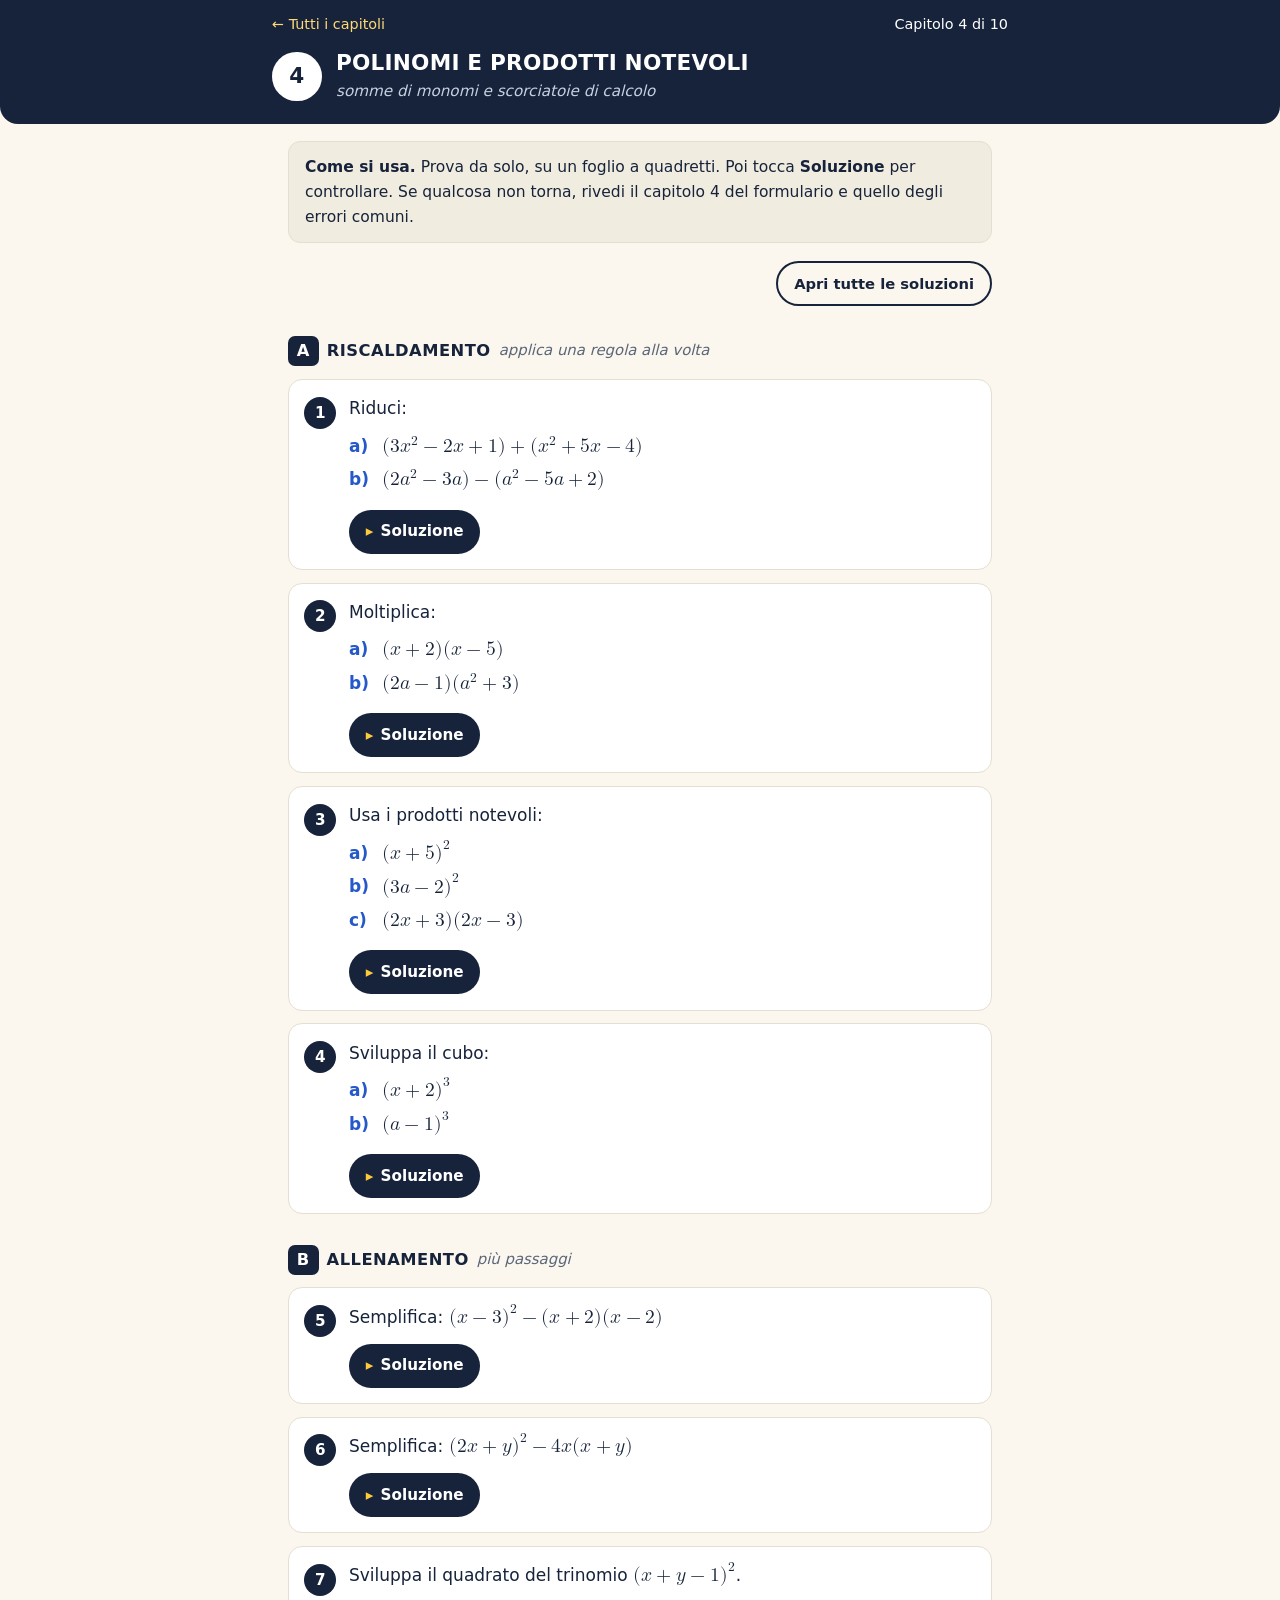
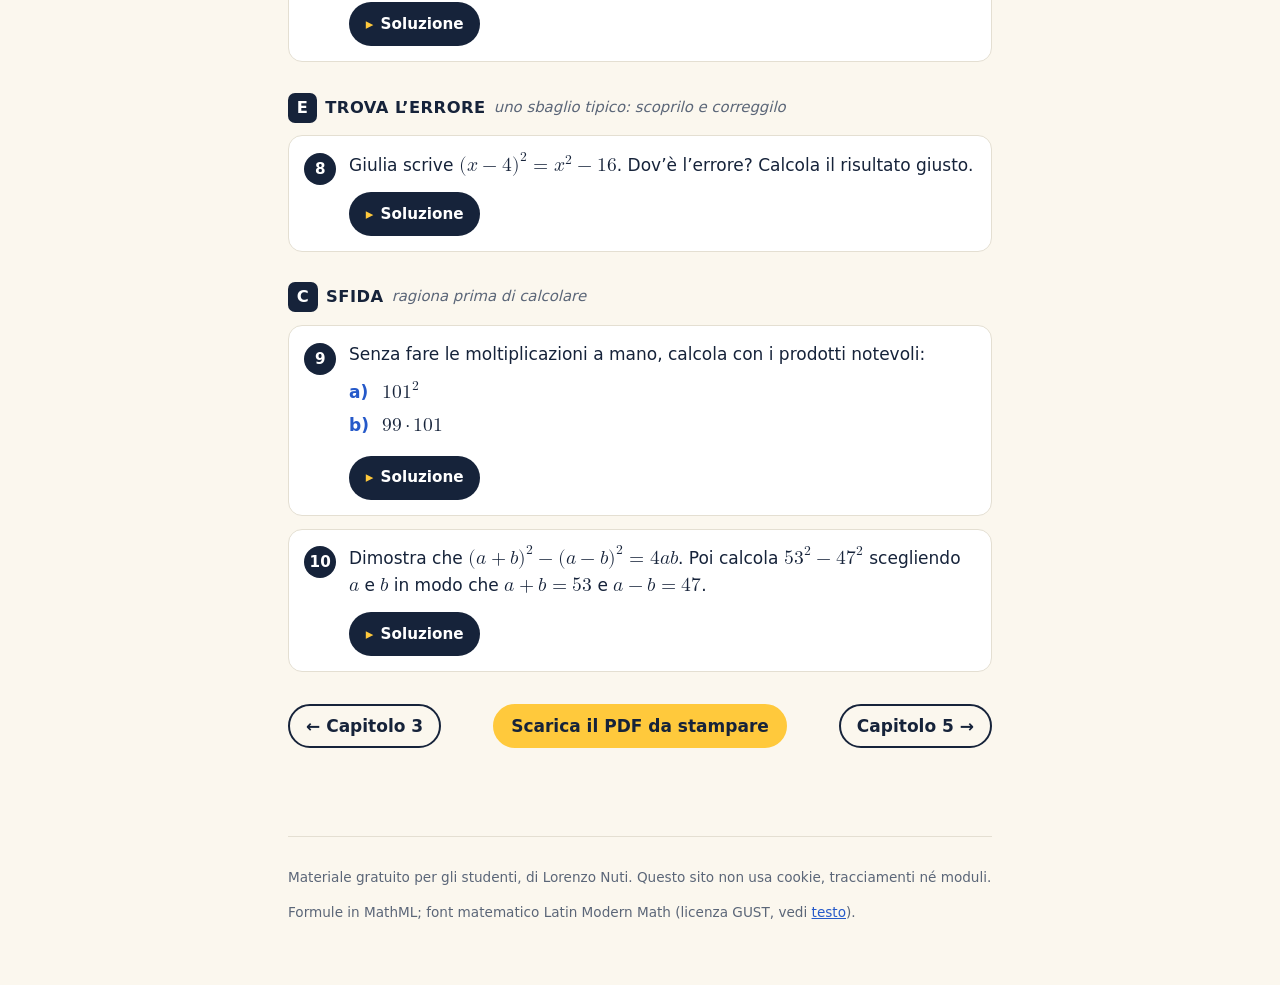
<file: c4.html>
<!doctype html>
<html lang="it">
<head>
<meta charset="utf-8">
<meta name="viewport" content="width=device-width, initial-scale=1">
<meta name="theme-color" content="#16233a">
<title>Cap. 4 · Polinomi e prodotti notevoli — Matematica primo anno</title>
<meta name="description" content="Esercizi di autoverifica: Polinomi e prodotti notevoli. Matematica primo anno, di Lorenzo Nuti.">
<link rel="icon" href="data:image/svg+xml,%3Csvg xmlns='http://www.w3.org/2000/svg' viewBox='0 0 32 32'%3E%3Crect width='32' height='32' rx='7' fill='%2316233a'/%3E%3Ctext x='16' y='23' font-size='20' text-anchor='middle' fill='%23ffc93c' font-family='serif'%3E%E2%88%91%3C/text%3E%3C/svg%3E">
<link rel="stylesheet" href="style.css">
</head>
<body>
<header class="top"><div class="in">
<div class="nav"><a href="index.html">← Tutti i capitoli</a><span>Capitolo 4 di 10</span></div>
<div class="hd"><div class="badge">4</div><div><h1>Polinomi e prodotti notevoli</h1><p>somme di monomi e scorciatoie di calcolo</p></div></div>
</div></header>
<main class="wrap">
<div class="how"><b>Come si usa.</b> Prova da solo, su un foglio a quadretti. Poi tocca <b>Soluzione</b> per controllare. Se qualcosa non torna, rivedi il capitolo&nbsp;4 del formulario e quello degli errori comuni.</div>
<p class="tools"><button id="tutte" type="button" hidden>Apri tutte le soluzioni</button></p>
<h2 class="lv lvA"><span class="l">A</span> Riscaldamento <small>applica una regola alla volta</small></h2>
<article class="ex" id="e1"><div class="num">1</div><div class="body"><div class="txt"><p>Riduci:</p><ul class="sub"><li><span class="lab">a)</span><span><math xmlns="http://www.w3.org/1998/Math/MathML" display="inline"><mrow><mrow><mo stretchy="false" form="prefix">(</mo><mn>3</mn><msup><mi>x</mi><mn>2</mn></msup><mo>−</mo><mn>2</mn><mi>x</mi><mo>+</mo><mn>1</mn><mo stretchy="false" form="postfix">)</mo></mrow></mrow></math><wbr><math xmlns="http://www.w3.org/1998/Math/MathML" display="inline"><mrow><mo form="infix">+</mo><mrow><mo stretchy="false" form="prefix">(</mo><msup><mi>x</mi><mn>2</mn></msup><mo>+</mo><mn>5</mn><mi>x</mi><mo>−</mo><mn>4</mn><mo stretchy="false" form="postfix">)</mo></mrow></mrow></math></span></li><li><span class="lab">b)</span><span><math xmlns="http://www.w3.org/1998/Math/MathML" display="inline"><mrow><mrow><mo stretchy="false" form="prefix">(</mo><mn>2</mn><msup><mi>a</mi><mn>2</mn></msup><mo>−</mo><mn>3</mn><mi>a</mi><mo stretchy="false" form="postfix">)</mo></mrow></mrow></math><wbr><math xmlns="http://www.w3.org/1998/Math/MathML" display="inline"><mrow><mo form="infix">−</mo><mrow><mo stretchy="false" form="prefix">(</mo><msup><mi>a</mi><mn>2</mn></msup><mo>−</mo><mn>5</mn><mi>a</mi><mo>+</mo><mn>2</mn><mo stretchy="false" form="postfix">)</mo></mrow></mrow></math></span></li></ul></div><details class="sol"><summary>Soluzione</summary><div class="sbody"><ul class="sub"><li><span class="lab">a)</span><span><math display="inline" xmlns="http://www.w3.org/1998/Math/MathML"><mrow><mn>4</mn><msup><mi>x</mi><mn>2</mn></msup><mo>+</mo><mn>3</mn><mi>x</mi><mo>−</mo><mn>3</mn></mrow></math></span></li><li><span class="lab">b)</span><span><math xmlns="http://www.w3.org/1998/Math/MathML" display="inline"><mrow><mn>2</mn><msup><mi>a</mi><mn>2</mn></msup></mrow></math><wbr><math xmlns="http://www.w3.org/1998/Math/MathML" display="inline"><mrow><mo form="infix">−</mo><mn>3</mn><mi>a</mi></mrow></math><wbr><math xmlns="http://www.w3.org/1998/Math/MathML" display="inline"><mrow><mo form="infix">−</mo><msup><mi>a</mi><mn>2</mn></msup></mrow></math><wbr><math xmlns="http://www.w3.org/1998/Math/MathML" display="inline"><mrow><mo form="infix">+</mo><mn>5</mn><mi>a</mi></mrow></math><wbr><math xmlns="http://www.w3.org/1998/Math/MathML" display="inline"><mrow><mo form="infix">−</mo><mn>2</mn></mrow></math><wbr><math xmlns="http://www.w3.org/1998/Math/MathML" display="inline"><mrow><mo form="infix">=</mo><msup><mi>a</mi><mn>2</mn></msup><mo>+</mo><mn>2</mn><mi>a</mi><mo>−</mo><mn>2</mn></mrow></math></span></li></ul></div></details></div></article>
<article class="ex" id="e2"><div class="num">2</div><div class="body"><div class="txt"><p>Moltiplica:</p><ul class="sub"><li><span class="lab">a)</span><span><math xmlns="http://www.w3.org/1998/Math/MathML" display="inline"><mrow><mrow><mo stretchy="false" form="prefix">(</mo><mi>x</mi><mo>+</mo><mn>2</mn><mo stretchy="false" form="postfix">)</mo></mrow><mrow><mo stretchy="false" form="prefix">(</mo><mi>x</mi><mo>−</mo><mn>5</mn><mo stretchy="false" form="postfix">)</mo></mrow></mrow></math></span></li><li><span class="lab">b)</span><span><math xmlns="http://www.w3.org/1998/Math/MathML" display="inline"><mrow><mrow><mo stretchy="false" form="prefix">(</mo><mn>2</mn><mi>a</mi><mo>−</mo><mn>1</mn><mo stretchy="false" form="postfix">)</mo></mrow><mrow><mo stretchy="false" form="prefix">(</mo><msup><mi>a</mi><mn>2</mn></msup><mo>+</mo><mn>3</mn><mo stretchy="false" form="postfix">)</mo></mrow></mrow></math></span></li></ul></div><details class="sol"><summary>Soluzione</summary><div class="sbody"><ul class="sub"><li><span class="lab">a)</span><span><math xmlns="http://www.w3.org/1998/Math/MathML" display="inline"><mrow><msup><mi>x</mi><mn>2</mn></msup><mo>−</mo><mn>5</mn><mi>x</mi><mo>+</mo><mn>2</mn><mi>x</mi><mo>−</mo><mn>10</mn></mrow></math><wbr><math xmlns="http://www.w3.org/1998/Math/MathML" display="inline"><mrow><mo form="infix">=</mo><msup><mi>x</mi><mn>2</mn></msup><mo>−</mo><mn>3</mn><mi>x</mi><mo>−</mo><mn>10</mn></mrow></math></span></li><li><span class="lab">b)</span><span><math xmlns="http://www.w3.org/1998/Math/MathML" display="inline"><mrow><mn>2</mn><msup><mi>a</mi><mn>3</mn></msup><mo>+</mo><mn>6</mn><mi>a</mi><mo>−</mo><msup><mi>a</mi><mn>2</mn></msup><mo>−</mo><mn>3</mn></mrow></math><wbr><math xmlns="http://www.w3.org/1998/Math/MathML" display="inline"><mrow><mo form="infix">=</mo><mn>2</mn><msup><mi>a</mi><mn>3</mn></msup><mo>−</mo><msup><mi>a</mi><mn>2</mn></msup><mo>+</mo><mn>6</mn><mi>a</mi><mo>−</mo><mn>3</mn></mrow></math></span></li></ul></div></details></div></article>
<article class="ex" id="e3"><div class="num">3</div><div class="body"><div class="txt"><p>Usa i prodotti notevoli:</p><ul class="sub"><li><span class="lab">a)</span><span><math xmlns="http://www.w3.org/1998/Math/MathML" display="inline"><msup><mrow><mo stretchy="false" form="prefix">(</mo><mi>x</mi><mo>+</mo><mn>5</mn><mo stretchy="false" form="postfix">)</mo></mrow><mn>2</mn></msup></math></span></li><li><span class="lab">b)</span><span><math xmlns="http://www.w3.org/1998/Math/MathML" display="inline"><msup><mrow><mo stretchy="false" form="prefix">(</mo><mn>3</mn><mi>a</mi><mo>−</mo><mn>2</mn><mo stretchy="false" form="postfix">)</mo></mrow><mn>2</mn></msup></math></span></li><li><span class="lab">c)</span><span><math xmlns="http://www.w3.org/1998/Math/MathML" display="inline"><mrow><mrow><mo stretchy="false" form="prefix">(</mo><mn>2</mn><mi>x</mi><mo>+</mo><mn>3</mn><mo stretchy="false" form="postfix">)</mo></mrow><mrow><mo stretchy="false" form="prefix">(</mo><mn>2</mn><mi>x</mi><mo>−</mo><mn>3</mn><mo stretchy="false" form="postfix">)</mo></mrow></mrow></math></span></li></ul></div><details class="sol"><summary>Soluzione</summary><div class="sbody"><ul class="sub"><li><span class="lab">a)</span><span><math display="inline" xmlns="http://www.w3.org/1998/Math/MathML"><mrow><msup><mi>x</mi><mn>2</mn></msup><mo>+</mo><mn>10</mn><mi>x</mi><mo>+</mo><mn>25</mn></mrow></math></span></li><li><span class="lab">b)</span><span><math display="inline" xmlns="http://www.w3.org/1998/Math/MathML"><mrow><mn>9</mn><msup><mi>a</mi><mn>2</mn></msup><mo>−</mo><mn>12</mn><mi>a</mi><mo>+</mo><mn>4</mn></mrow></math></span></li><li><span class="lab">c)</span><span><math display="inline" xmlns="http://www.w3.org/1998/Math/MathML"><mrow><mn>4</mn><msup><mi>x</mi><mn>2</mn></msup><mo>−</mo><mn>9</mn></mrow></math></span></li></ul></div></details></div></article>
<article class="ex" id="e4"><div class="num">4</div><div class="body"><div class="txt"><p>Sviluppa il cubo:</p><ul class="sub"><li><span class="lab">a)</span><span><math xmlns="http://www.w3.org/1998/Math/MathML" display="inline"><msup><mrow><mo stretchy="false" form="prefix">(</mo><mi>x</mi><mo>+</mo><mn>2</mn><mo stretchy="false" form="postfix">)</mo></mrow><mn>3</mn></msup></math></span></li><li><span class="lab">b)</span><span><math xmlns="http://www.w3.org/1998/Math/MathML" display="inline"><msup><mrow><mo stretchy="false" form="prefix">(</mo><mi>a</mi><mo>−</mo><mn>1</mn><mo stretchy="false" form="postfix">)</mo></mrow><mn>3</mn></msup></math></span></li></ul></div><details class="sol"><summary>Soluzione</summary><div class="sbody"><ul class="sub"><li><span class="lab">a)</span><span><math display="inline" xmlns="http://www.w3.org/1998/Math/MathML"><mrow><msup><mi>x</mi><mn>3</mn></msup><mo>+</mo><mn>6</mn><msup><mi>x</mi><mn>2</mn></msup><mo>+</mo><mn>12</mn><mi>x</mi><mo>+</mo><mn>8</mn></mrow></math></span></li><li><span class="lab">b)</span><span><math display="inline" xmlns="http://www.w3.org/1998/Math/MathML"><mrow><msup><mi>a</mi><mn>3</mn></msup><mo>−</mo><mn>3</mn><msup><mi>a</mi><mn>2</mn></msup><mo>+</mo><mn>3</mn><mi>a</mi><mo>−</mo><mn>1</mn></mrow></math></span></li></ul></div></details></div></article>
<h2 class="lv lvB"><span class="l">B</span> Allenamento <small>più passaggi</small></h2>
<article class="ex" id="e5"><div class="num">5</div><div class="body"><div class="txt"><p>Semplifica:
<math xmlns="http://www.w3.org/1998/Math/MathML" display="inline"><mrow><msup><mrow><mo stretchy="false" form="prefix">(</mo><mi>x</mi><mo>−</mo><mn>3</mn><mo stretchy="false" form="postfix">)</mo></mrow><mn>2</mn></msup></mrow></math><wbr><math xmlns="http://www.w3.org/1998/Math/MathML" display="inline"><mrow><mo form="infix">−</mo><mrow><mo stretchy="false" form="prefix">(</mo><mi>x</mi><mo>+</mo><mn>2</mn><mo stretchy="false" form="postfix">)</mo></mrow><mrow><mo stretchy="false" form="prefix">(</mo><mi>x</mi><mo>−</mo><mn>2</mn><mo stretchy="false" form="postfix">)</mo></mrow></mrow></math></p></div><details class="sol"><summary>Soluzione</summary><div class="sbody"><p><math xmlns="http://www.w3.org/1998/Math/MathML" display="inline"><mrow><msup><mi>x</mi><mn>2</mn></msup></mrow></math><wbr><math xmlns="http://www.w3.org/1998/Math/MathML" display="inline"><mrow><mo form="infix">−</mo><mn>6</mn><mi>x</mi></mrow></math><wbr><math xmlns="http://www.w3.org/1998/Math/MathML" display="inline"><mrow><mo form="infix">+</mo><mn>9</mn></mrow></math><wbr><math xmlns="http://www.w3.org/1998/Math/MathML" display="inline"><mrow><mo form="infix">−</mo><mrow><mo stretchy="false" form="prefix">(</mo><msup><mi>x</mi><mn>2</mn></msup><mo>−</mo><mn>4</mn><mo stretchy="false" form="postfix">)</mo></mrow></mrow></math><wbr><math xmlns="http://www.w3.org/1998/Math/MathML" display="inline"><mrow><mo form="infix">=</mo><mo form="prefix">−</mo><mn>6</mn><mi>x</mi><mo>+</mo><mn>13</mn></mrow></math></p></div></details></div></article>
<article class="ex" id="e6"><div class="num">6</div><div class="body"><div class="txt"><p>Semplifica:
<math xmlns="http://www.w3.org/1998/Math/MathML" display="inline"><mrow><msup><mrow><mo stretchy="false" form="prefix">(</mo><mn>2</mn><mi>x</mi><mo>+</mo><mi>y</mi><mo stretchy="false" form="postfix">)</mo></mrow><mn>2</mn></msup></mrow></math><wbr><math xmlns="http://www.w3.org/1998/Math/MathML" display="inline"><mrow><mo form="infix">−</mo><mn>4</mn><mi>x</mi><mrow><mo stretchy="false" form="prefix">(</mo><mi>x</mi><mo>+</mo><mi>y</mi><mo stretchy="false" form="postfix">)</mo></mrow></mrow></math></p></div><details class="sol"><summary>Soluzione</summary><div class="sbody"><p><math xmlns="http://www.w3.org/1998/Math/MathML" display="inline"><mrow><mn>4</mn><msup><mi>x</mi><mn>2</mn></msup></mrow></math><wbr><math xmlns="http://www.w3.org/1998/Math/MathML" display="inline"><mrow><mo form="infix">+</mo><mn>4</mn><mi>x</mi><mi>y</mi></mrow></math><wbr><math xmlns="http://www.w3.org/1998/Math/MathML" display="inline"><mrow><mo form="infix">+</mo><msup><mi>y</mi><mn>2</mn></msup></mrow></math><wbr><math xmlns="http://www.w3.org/1998/Math/MathML" display="inline"><mrow><mo form="infix">−</mo><mn>4</mn><msup><mi>x</mi><mn>2</mn></msup></mrow></math><wbr><math xmlns="http://www.w3.org/1998/Math/MathML" display="inline"><mrow><mo form="infix">−</mo><mn>4</mn><mi>x</mi><mi>y</mi></mrow></math><wbr><math xmlns="http://www.w3.org/1998/Math/MathML" display="inline"><mrow><mo form="infix">=</mo><msup><mi>y</mi><mn>2</mn></msup></mrow></math></p></div></details></div></article>
<article class="ex" id="e7"><div class="num">7</div><div class="body"><div class="txt"><p>Sviluppa il quadrato del trinomio
<span class="nb"><math xmlns="http://www.w3.org/1998/Math/MathML" display="inline"><msup><mrow><mo stretchy="false" form="prefix">(</mo><mi>x</mi><mo>+</mo><mi>y</mi><mo>−</mo><mn>1</mn><mo stretchy="false" form="postfix">)</mo></mrow><mn>2</mn></msup></math>.</span></p></div><details class="sol"><summary>Soluzione</summary><div class="sbody"><p><math xmlns="http://www.w3.org/1998/Math/MathML" display="inline"><mrow><msup><mi>x</mi><mn>2</mn></msup></mrow></math><wbr><math xmlns="http://www.w3.org/1998/Math/MathML" display="inline"><mrow><mo form="infix">+</mo><msup><mi>y</mi><mn>2</mn></msup></mrow></math><wbr><math xmlns="http://www.w3.org/1998/Math/MathML" display="inline"><mrow><mo form="infix">+</mo><mn>1</mn></mrow></math><wbr><math xmlns="http://www.w3.org/1998/Math/MathML" display="inline"><mrow><mo form="infix">+</mo><mn>2</mn><mi>x</mi><mi>y</mi></mrow></math><wbr><math xmlns="http://www.w3.org/1998/Math/MathML" display="inline"><mrow><mo form="infix">−</mo><mn>2</mn><mi>x</mi></mrow></math><wbr><math xmlns="http://www.w3.org/1998/Math/MathML" display="inline"><mrow><mo form="infix">−</mo><mn>2</mn><mi>y</mi></mrow></math></p></div></details></div></article>
<h2 class="lv lvE"><span class="l">E</span> Trova l’errore <small>uno sbaglio tipico: scoprilo e correggilo</small></h2>
<article class="ex" id="e8"><div class="num">8</div><div class="body"><div class="txt"><p>Giulia scrive
<span class="nb"><math xmlns="http://www.w3.org/1998/Math/MathML" display="inline"><mrow><msup><mrow><mo stretchy="false" form="prefix">(</mo><mi>x</mi><mo>−</mo><mn>4</mn><mo stretchy="false" form="postfix">)</mo></mrow><mn>2</mn></msup><mo>=</mo><msup><mi>x</mi><mn>2</mn></msup><mo>−</mo><mn>16</mn></mrow></math>.</span>
Dov’è l’errore? Calcola il risultato giusto.</p></div><details class="sol"><summary>Soluzione</summary><div class="sbody"><p>Ha dimenticato il doppio prodotto:
<math xmlns="http://www.w3.org/1998/Math/MathML" display="inline"><mrow><msup><mrow><mo stretchy="false" form="prefix">(</mo><mi>x</mi><mo>−</mo><mn>4</mn><mo stretchy="false" form="postfix">)</mo></mrow><mn>2</mn></msup></mrow></math><wbr><span class="nb"><math xmlns="http://www.w3.org/1998/Math/MathML" display="inline"><mrow><mo form="infix">=</mo><msup><mi>x</mi><mn>2</mn></msup><mo>−</mo><mn>8</mn><mi>x</mi><mo>+</mo><mn>16</mn></mrow></math>.</span></p></div></details></div></article>
<h2 class="lv lvC"><span class="l">C</span> Sfida <small>ragiona prima di calcolare</small></h2>
<article class="ex" id="e9"><div class="num">9</div><div class="body"><div class="txt"><p>Senza fare le moltiplicazioni a mano, calcola con i prodotti
notevoli:</p><ul class="sub"><li><span class="lab">a)</span><span><math display="inline" xmlns="http://www.w3.org/1998/Math/MathML"><msup><mn>101</mn><mn>2</mn></msup></math></span></li><li><span class="lab">b)</span><span><math display="inline" xmlns="http://www.w3.org/1998/Math/MathML"><mrow><mn>99</mn><mo>⋅</mo><mn>101</mn></mrow></math></span></li></ul></div><details class="sol"><summary>Soluzione</summary><div class="sbody"><ul class="sub"><li><span class="lab">a)</span><span><math xmlns="http://www.w3.org/1998/Math/MathML" display="inline"><mrow><msup><mrow><mo stretchy="false" form="prefix">(</mo><mn>100</mn><mo>+</mo><mn>1</mn><mo stretchy="false" form="postfix">)</mo></mrow><mn>2</mn></msup></mrow></math><wbr><math xmlns="http://www.w3.org/1998/Math/MathML" display="inline"><mrow><mo form="infix">=</mo><mn>10000</mn><mo>+</mo><mn>200</mn><mo>+</mo><mn>1</mn></mrow></math><wbr><math xmlns="http://www.w3.org/1998/Math/MathML" display="inline"><mrow><mo form="infix">=</mo><mn>10201</mn></mrow></math></span></li><li><span class="lab">b)</span><span><math xmlns="http://www.w3.org/1998/Math/MathML" display="inline"><mrow><mrow><mo stretchy="false" form="prefix">(</mo><mn>100</mn><mo>−</mo><mn>1</mn><mo stretchy="false" form="postfix">)</mo></mrow></mrow></math><wbr><math xmlns="http://www.w3.org/1998/Math/MathML" display="inline"><mrow><mrow><mo stretchy="false" form="prefix">(</mo><mn>100</mn><mo>+</mo><mn>1</mn><mo stretchy="false" form="postfix">)</mo></mrow></mrow></math><wbr><math xmlns="http://www.w3.org/1998/Math/MathML" display="inline"><mrow><mo form="infix">=</mo><mn>10000</mn><mo>−</mo><mn>1</mn></mrow></math><wbr><math xmlns="http://www.w3.org/1998/Math/MathML" display="inline"><mrow><mo form="infix">=</mo><mn>9999</mn></mrow></math></span></li></ul></div></details></div></article>
<article class="ex" id="e10"><div class="num">10</div><div class="body"><div class="txt"><p>Dimostra che
<math xmlns="http://www.w3.org/1998/Math/MathML" display="inline"><mrow><msup><mrow><mo stretchy="false" form="prefix">(</mo><mi>a</mi><mo>+</mo><mi>b</mi><mo stretchy="false" form="postfix">)</mo></mrow><mn>2</mn></msup></mrow></math><wbr><math xmlns="http://www.w3.org/1998/Math/MathML" display="inline"><mrow><mo form="infix">−</mo><msup><mrow><mo stretchy="false" form="prefix">(</mo><mi>a</mi><mo>−</mo><mi>b</mi><mo stretchy="false" form="postfix">)</mo></mrow><mn>2</mn></msup></mrow></math><wbr><span class="nb"><math xmlns="http://www.w3.org/1998/Math/MathML" display="inline"><mrow><mo form="infix">=</mo><mn>4</mn><mi>a</mi><mi>b</mi></mrow></math>.</span>
Poi calcola
<math display="inline" xmlns="http://www.w3.org/1998/Math/MathML"><mrow><msup><mn>53</mn><mn>2</mn></msup><mo>−</mo><msup><mn>47</mn><mn>2</mn></msup></mrow></math>
scegliendo
<math display="inline" xmlns="http://www.w3.org/1998/Math/MathML"><mi>a</mi></math>
e
<math display="inline" xmlns="http://www.w3.org/1998/Math/MathML"><mi>b</mi></math>
in modo che
<math display="inline" xmlns="http://www.w3.org/1998/Math/MathML"><mrow><mi>a</mi><mo>+</mo><mi>b</mi><mo>=</mo><mn>53</mn></mrow></math>
e
<span class="nb"><math display="inline" xmlns="http://www.w3.org/1998/Math/MathML"><mrow><mi>a</mi><mo>−</mo><mi>b</mi><mo>=</mo><mn>47</mn></mrow></math>.</span></p></div><details class="sol"><summary>Soluzione</summary><div class="sbody"><p><math xmlns="http://www.w3.org/1998/Math/MathML" display="inline"><mrow><mrow><mo stretchy="false" form="prefix">(</mo><msup><mi>a</mi><mn>2</mn></msup><mo>+</mo><mn>2</mn><mi>a</mi><mi>b</mi><mo>+</mo><msup><mi>b</mi><mn>2</mn></msup><mo stretchy="false" form="postfix">)</mo></mrow></mrow></math><wbr><math xmlns="http://www.w3.org/1998/Math/MathML" display="inline"><mrow><mo form="infix">−</mo><mrow><mo stretchy="false" form="prefix">(</mo><msup><mi>a</mi><mn>2</mn></msup><mo>−</mo><mn>2</mn><mi>a</mi><mi>b</mi><mo>+</mo><msup><mi>b</mi><mn>2</mn></msup><mo stretchy="false" form="postfix">)</mo></mrow></mrow></math><wbr><span class="nb"><math xmlns="http://www.w3.org/1998/Math/MathML" display="inline"><mrow><mo form="infix">=</mo><mn>4</mn><mi>a</mi><mi>b</mi></mrow></math>.</span>
Con
<span class="nb"><math display="inline" xmlns="http://www.w3.org/1998/Math/MathML"><mrow><mi>a</mi><mo>=</mo><mn>50</mn></mrow></math>,</span>
<span class="nb"><math display="inline" xmlns="http://www.w3.org/1998/Math/MathML"><mrow><mi>b</mi><mo>=</mo><mn>3</mn></mrow></math>:</span>
<math xmlns="http://www.w3.org/1998/Math/MathML" display="inline"><mrow><msup><mn>53</mn><mn>2</mn></msup><mo>−</mo><msup><mn>47</mn><mn>2</mn></msup></mrow></math><wbr><math xmlns="http://www.w3.org/1998/Math/MathML" display="inline"><mrow><mo form="infix">=</mo><mn>4</mn><mo>⋅</mo><mn>50</mn><mo>⋅</mo><mn>3</mn></mrow></math><wbr><span class="nb"><math xmlns="http://www.w3.org/1998/Math/MathML" display="inline"><mrow><mo form="infix">=</mo><mn>600</mn></mrow></math>.</span></p></div></details></div></article>
<nav class="bottom" aria-label="Navigazione tra i capitoli"><a href="c3.html">← Capitolo 3</a><a class="pdf" href="c4.pdf">Scarica il PDF da stampare</a><a href="c5.html">Capitolo 5 →</a></nav>
</main>
<div class="wrap"><footer>
<p>Materiale gratuito per gli studenti, di Lorenzo Nuti. Questo sito non usa cookie, tracciamenti né moduli.</p>
<p>Formule in MathML; font matematico Latin Modern Math (licenza GUST, vedi <a href="LICENZA-font-GUST.txt">testo</a>).</p>
</footer>
</div>
<script>
(function(){var b=document.getElementById('tutte');if(!b)return;b.hidden=false;var open=false;
b.addEventListener('click',function(){open=!open;
document.querySelectorAll('details.sol').forEach(function(d){d.open=open;});
b.textContent=open?'Chiudi tutte le soluzioni':'Apri tutte le soluzioni';});})();
</script>
</body></html>
</file>
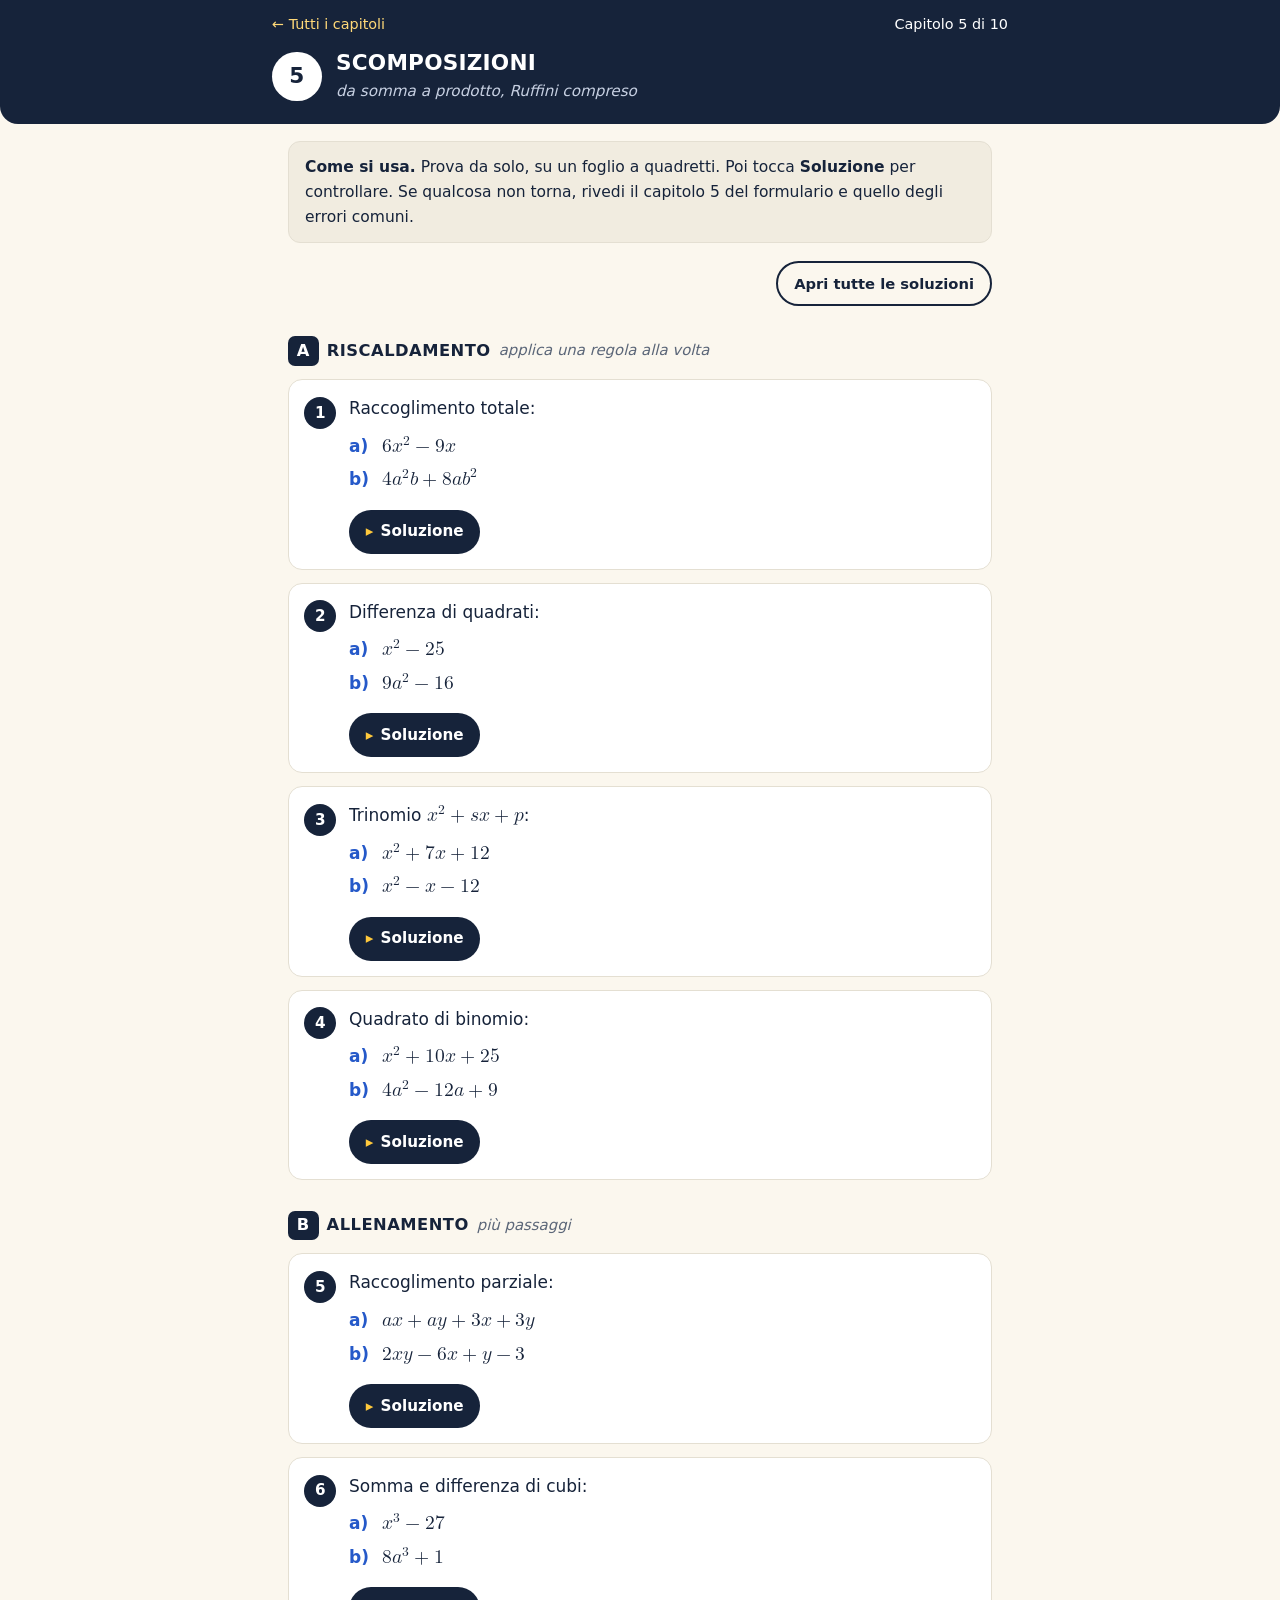
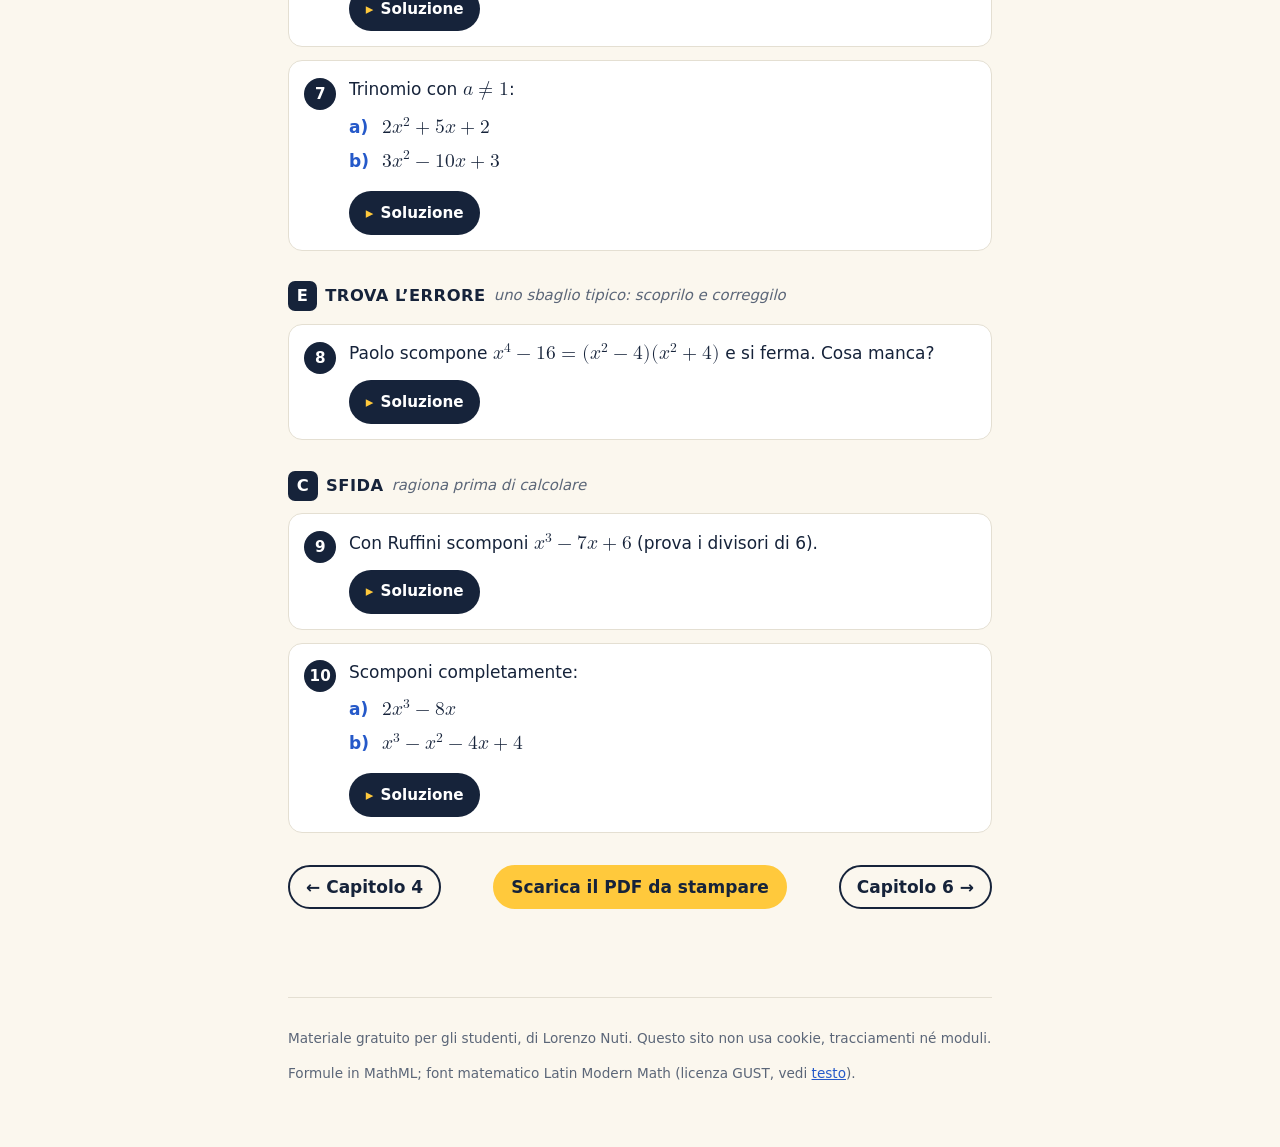
<file: c5.html>
<!doctype html>
<html lang="it">
<head>
<meta charset="utf-8">
<meta name="viewport" content="width=device-width, initial-scale=1">
<meta name="theme-color" content="#16233a">
<title>Cap. 5 · Scomposizioni — Matematica primo anno</title>
<meta name="description" content="Esercizi di autoverifica: Scomposizioni. Matematica primo anno, di Lorenzo Nuti.">
<link rel="icon" href="data:image/svg+xml,%3Csvg xmlns='http://www.w3.org/2000/svg' viewBox='0 0 32 32'%3E%3Crect width='32' height='32' rx='7' fill='%2316233a'/%3E%3Ctext x='16' y='23' font-size='20' text-anchor='middle' fill='%23ffc93c' font-family='serif'%3E%E2%88%91%3C/text%3E%3C/svg%3E">
<link rel="stylesheet" href="style.css">
</head>
<body>
<header class="top"><div class="in">
<div class="nav"><a href="index.html">← Tutti i capitoli</a><span>Capitolo 5 di 10</span></div>
<div class="hd"><div class="badge">5</div><div><h1>Scomposizioni</h1><p>da somma a prodotto, Ruffini compreso</p></div></div>
</div></header>
<main class="wrap">
<div class="how"><b>Come si usa.</b> Prova da solo, su un foglio a quadretti. Poi tocca <b>Soluzione</b> per controllare. Se qualcosa non torna, rivedi il capitolo&nbsp;5 del formulario e quello degli errori comuni.</div>
<p class="tools"><button id="tutte" type="button" hidden>Apri tutte le soluzioni</button></p>
<h2 class="lv lvA"><span class="l">A</span> Riscaldamento <small>applica una regola alla volta</small></h2>
<article class="ex" id="e1"><div class="num">1</div><div class="body"><div class="txt"><p>Raccoglimento totale:</p><ul class="sub"><li><span class="lab">a)</span><span><math display="inline" xmlns="http://www.w3.org/1998/Math/MathML"><mrow><mn>6</mn><msup><mi>x</mi><mn>2</mn></msup><mo>−</mo><mn>9</mn><mi>x</mi></mrow></math></span></li><li><span class="lab">b)</span><span><math display="inline" xmlns="http://www.w3.org/1998/Math/MathML"><mrow><mn>4</mn><msup><mi>a</mi><mn>2</mn></msup><mi>b</mi><mo>+</mo><mn>8</mn><mi>a</mi><msup><mi>b</mi><mn>2</mn></msup></mrow></math></span></li></ul></div><details class="sol"><summary>Soluzione</summary><div class="sbody"><ul class="sub"><li><span class="lab">a)</span><span><math xmlns="http://www.w3.org/1998/Math/MathML" display="inline"><mrow><mn>3</mn><mi>x</mi><mrow><mo stretchy="false" form="prefix">(</mo><mn>2</mn><mi>x</mi><mo>−</mo><mn>3</mn><mo stretchy="false" form="postfix">)</mo></mrow></mrow></math></span></li><li><span class="lab">b)</span><span><math xmlns="http://www.w3.org/1998/Math/MathML" display="inline"><mrow><mn>4</mn><mi>a</mi><mi>b</mi><mrow><mo stretchy="false" form="prefix">(</mo><mi>a</mi><mo>+</mo><mn>2</mn><mi>b</mi><mo stretchy="false" form="postfix">)</mo></mrow></mrow></math></span></li></ul></div></details></div></article>
<article class="ex" id="e2"><div class="num">2</div><div class="body"><div class="txt"><p>Differenza di quadrati:</p><ul class="sub"><li><span class="lab">a)</span><span><math display="inline" xmlns="http://www.w3.org/1998/Math/MathML"><mrow><msup><mi>x</mi><mn>2</mn></msup><mo>−</mo><mn>25</mn></mrow></math></span></li><li><span class="lab">b)</span><span><math display="inline" xmlns="http://www.w3.org/1998/Math/MathML"><mrow><mn>9</mn><msup><mi>a</mi><mn>2</mn></msup><mo>−</mo><mn>16</mn></mrow></math></span></li></ul></div><details class="sol"><summary>Soluzione</summary><div class="sbody"><ul class="sub"><li><span class="lab">a)</span><span><math xmlns="http://www.w3.org/1998/Math/MathML" display="inline"><mrow><mrow><mo stretchy="false" form="prefix">(</mo><mi>x</mi><mo>+</mo><mn>5</mn><mo stretchy="false" form="postfix">)</mo></mrow><mrow><mo stretchy="false" form="prefix">(</mo><mi>x</mi><mo>−</mo><mn>5</mn><mo stretchy="false" form="postfix">)</mo></mrow></mrow></math></span></li><li><span class="lab">b)</span><span><math xmlns="http://www.w3.org/1998/Math/MathML" display="inline"><mrow><mrow><mo stretchy="false" form="prefix">(</mo><mn>3</mn><mi>a</mi><mo>+</mo><mn>4</mn><mo stretchy="false" form="postfix">)</mo></mrow><mrow><mo stretchy="false" form="prefix">(</mo><mn>3</mn><mi>a</mi><mo>−</mo><mn>4</mn><mo stretchy="false" form="postfix">)</mo></mrow></mrow></math></span></li></ul></div></details></div></article>
<article class="ex" id="e3"><div class="num">3</div><div class="body"><div class="txt"><p>Trinomio
<span class="nb"><math display="inline" xmlns="http://www.w3.org/1998/Math/MathML"><mrow><msup><mi>x</mi><mn>2</mn></msup><mo>+</mo><mi>s</mi><mi>x</mi><mo>+</mo><mi>p</mi></mrow></math>:</span></p><ul class="sub"><li><span class="lab">a)</span><span><math display="inline" xmlns="http://www.w3.org/1998/Math/MathML"><mrow><msup><mi>x</mi><mn>2</mn></msup><mo>+</mo><mn>7</mn><mi>x</mi><mo>+</mo><mn>12</mn></mrow></math></span></li><li><span class="lab">b)</span><span><math display="inline" xmlns="http://www.w3.org/1998/Math/MathML"><mrow><msup><mi>x</mi><mn>2</mn></msup><mo>−</mo><mi>x</mi><mo>−</mo><mn>12</mn></mrow></math></span></li></ul></div><details class="sol"><summary>Soluzione</summary><div class="sbody"><ul class="sub"><li><span class="lab">a)</span><span><math xmlns="http://www.w3.org/1998/Math/MathML" display="inline"><mrow><mrow><mo stretchy="false" form="prefix">(</mo><mi>x</mi><mo>+</mo><mn>3</mn><mo stretchy="false" form="postfix">)</mo></mrow><mrow><mo stretchy="false" form="prefix">(</mo><mi>x</mi><mo>+</mo><mn>4</mn><mo stretchy="false" form="postfix">)</mo></mrow></mrow></math></span></li><li><span class="lab">b)</span><span><math xmlns="http://www.w3.org/1998/Math/MathML" display="inline"><mrow><mrow><mo stretchy="false" form="prefix">(</mo><mi>x</mi><mo>−</mo><mn>4</mn><mo stretchy="false" form="postfix">)</mo></mrow><mrow><mo stretchy="false" form="prefix">(</mo><mi>x</mi><mo>+</mo><mn>3</mn><mo stretchy="false" form="postfix">)</mo></mrow></mrow></math></span></li></ul></div></details></div></article>
<article class="ex" id="e4"><div class="num">4</div><div class="body"><div class="txt"><p>Quadrato di binomio:</p><ul class="sub"><li><span class="lab">a)</span><span><math display="inline" xmlns="http://www.w3.org/1998/Math/MathML"><mrow><msup><mi>x</mi><mn>2</mn></msup><mo>+</mo><mn>10</mn><mi>x</mi><mo>+</mo><mn>25</mn></mrow></math></span></li><li><span class="lab">b)</span><span><math display="inline" xmlns="http://www.w3.org/1998/Math/MathML"><mrow><mn>4</mn><msup><mi>a</mi><mn>2</mn></msup><mo>−</mo><mn>12</mn><mi>a</mi><mo>+</mo><mn>9</mn></mrow></math></span></li></ul></div><details class="sol"><summary>Soluzione</summary><div class="sbody"><ul class="sub"><li><span class="lab">a)</span><span><math xmlns="http://www.w3.org/1998/Math/MathML" display="inline"><msup><mrow><mo stretchy="false" form="prefix">(</mo><mi>x</mi><mo>+</mo><mn>5</mn><mo stretchy="false" form="postfix">)</mo></mrow><mn>2</mn></msup></math></span></li><li><span class="lab">b)</span><span><math xmlns="http://www.w3.org/1998/Math/MathML" display="inline"><msup><mrow><mo stretchy="false" form="prefix">(</mo><mn>2</mn><mi>a</mi><mo>−</mo><mn>3</mn><mo stretchy="false" form="postfix">)</mo></mrow><mn>2</mn></msup></math></span></li></ul></div></details></div></article>
<h2 class="lv lvB"><span class="l">B</span> Allenamento <small>più passaggi</small></h2>
<article class="ex" id="e5"><div class="num">5</div><div class="body"><div class="txt"><p>Raccoglimento parziale:</p><ul class="sub"><li><span class="lab">a)</span><span><math display="inline" xmlns="http://www.w3.org/1998/Math/MathML"><mrow><mi>a</mi><mi>x</mi><mo>+</mo><mi>a</mi><mi>y</mi><mo>+</mo><mn>3</mn><mi>x</mi><mo>+</mo><mn>3</mn><mi>y</mi></mrow></math></span></li><li><span class="lab">b)</span><span><math display="inline" xmlns="http://www.w3.org/1998/Math/MathML"><mrow><mn>2</mn><mi>x</mi><mi>y</mi><mo>−</mo><mn>6</mn><mi>x</mi><mo>+</mo><mi>y</mi><mo>−</mo><mn>3</mn></mrow></math></span></li></ul></div><details class="sol"><summary>Soluzione</summary><div class="sbody"><ul class="sub"><li><span class="lab">a)</span><span><math xmlns="http://www.w3.org/1998/Math/MathML" display="inline"><mrow><mi>a</mi><mrow><mo stretchy="false" form="prefix">(</mo><mi>x</mi><mo>+</mo><mi>y</mi><mo stretchy="false" form="postfix">)</mo></mrow></mrow></math><wbr><math xmlns="http://www.w3.org/1998/Math/MathML" display="inline"><mrow><mo form="infix">+</mo><mn>3</mn><mrow><mo stretchy="false" form="prefix">(</mo><mi>x</mi><mo>+</mo><mi>y</mi><mo stretchy="false" form="postfix">)</mo></mrow></mrow></math><wbr><math xmlns="http://www.w3.org/1998/Math/MathML" display="inline"><mrow><mo form="infix">=</mo><mrow><mo stretchy="false" form="prefix">(</mo><mi>x</mi><mo>+</mo><mi>y</mi><mo stretchy="false" form="postfix">)</mo></mrow><mrow><mo stretchy="false" form="prefix">(</mo><mi>a</mi><mo>+</mo><mn>3</mn><mo stretchy="false" form="postfix">)</mo></mrow></mrow></math></span></li><li><span class="lab">b)</span><span><math xmlns="http://www.w3.org/1998/Math/MathML" display="inline"><mrow><mn>2</mn><mi>x</mi><mrow><mo stretchy="false" form="prefix">(</mo><mi>y</mi><mo>−</mo><mn>3</mn><mo stretchy="false" form="postfix">)</mo></mrow></mrow></math><wbr><math xmlns="http://www.w3.org/1998/Math/MathML" display="inline"><mrow><mo form="infix">+</mo><mrow><mo stretchy="false" form="prefix">(</mo><mi>y</mi><mo>−</mo><mn>3</mn><mo stretchy="false" form="postfix">)</mo></mrow></mrow></math><wbr><math xmlns="http://www.w3.org/1998/Math/MathML" display="inline"><mrow><mo form="infix">=</mo><mrow><mo stretchy="false" form="prefix">(</mo><mi>y</mi><mo>−</mo><mn>3</mn><mo stretchy="false" form="postfix">)</mo></mrow><mrow><mo stretchy="false" form="prefix">(</mo><mn>2</mn><mi>x</mi><mo>+</mo><mn>1</mn><mo stretchy="false" form="postfix">)</mo></mrow></mrow></math></span></li></ul></div></details></div></article>
<article class="ex" id="e6"><div class="num">6</div><div class="body"><div class="txt"><p>Somma e differenza di cubi:</p><ul class="sub"><li><span class="lab">a)</span><span><math display="inline" xmlns="http://www.w3.org/1998/Math/MathML"><mrow><msup><mi>x</mi><mn>3</mn></msup><mo>−</mo><mn>27</mn></mrow></math></span></li><li><span class="lab">b)</span><span><math display="inline" xmlns="http://www.w3.org/1998/Math/MathML"><mrow><mn>8</mn><msup><mi>a</mi><mn>3</mn></msup><mo>+</mo><mn>1</mn></mrow></math></span></li></ul></div><details class="sol"><summary>Soluzione</summary><div class="sbody"><ul class="sub"><li><span class="lab">a)</span><span><math xmlns="http://www.w3.org/1998/Math/MathML" display="inline"><mrow><mrow><mo stretchy="false" form="prefix">(</mo><mi>x</mi><mo>−</mo><mn>3</mn><mo stretchy="false" form="postfix">)</mo></mrow><mrow><mo stretchy="false" form="prefix">(</mo><msup><mi>x</mi><mn>2</mn></msup><mo>+</mo><mn>3</mn><mi>x</mi><mo>+</mo><mn>9</mn><mo stretchy="false" form="postfix">)</mo></mrow></mrow></math></span></li><li><span class="lab">b)</span><span><math xmlns="http://www.w3.org/1998/Math/MathML" display="inline"><mrow><mrow><mo stretchy="false" form="prefix">(</mo><mn>2</mn><mi>a</mi><mo>+</mo><mn>1</mn><mo stretchy="false" form="postfix">)</mo></mrow></mrow></math><wbr><math xmlns="http://www.w3.org/1998/Math/MathML" display="inline"><mrow><mrow><mo stretchy="false" form="prefix">(</mo><mn>4</mn><msup><mi>a</mi><mn>2</mn></msup><mo>−</mo><mn>2</mn><mi>a</mi><mo>+</mo><mn>1</mn><mo stretchy="false" form="postfix">)</mo></mrow></mrow></math></span></li></ul></div></details></div></article>
<article class="ex" id="e7"><div class="num">7</div><div class="body"><div class="txt"><p>Trinomio con
<span class="nb"><math display="inline" xmlns="http://www.w3.org/1998/Math/MathML"><mrow><mi>a</mi><mo>≠</mo><mn>1</mn></mrow></math>:</span></p><ul class="sub"><li><span class="lab">a)</span><span><math display="inline" xmlns="http://www.w3.org/1998/Math/MathML"><mrow><mn>2</mn><msup><mi>x</mi><mn>2</mn></msup><mo>+</mo><mn>5</mn><mi>x</mi><mo>+</mo><mn>2</mn></mrow></math></span></li><li><span class="lab">b)</span><span><math display="inline" xmlns="http://www.w3.org/1998/Math/MathML"><mrow><mn>3</mn><msup><mi>x</mi><mn>2</mn></msup><mo>−</mo><mn>10</mn><mi>x</mi><mo>+</mo><mn>3</mn></mrow></math></span></li></ul></div><details class="sol"><summary>Soluzione</summary><div class="sbody"><ul class="sub"><li><span class="lab">a)</span><span><math xmlns="http://www.w3.org/1998/Math/MathML" display="inline"><mrow><mn>2</mn><msup><mi>x</mi><mn>2</mn></msup><mo>+</mo><mn>4</mn><mi>x</mi><mo>+</mo><mi>x</mi><mo>+</mo><mn>2</mn></mrow></math><wbr><math xmlns="http://www.w3.org/1998/Math/MathML" display="inline"><mrow><mo form="infix">=</mo><mrow><mo stretchy="false" form="prefix">(</mo><mi>x</mi><mo>+</mo><mn>2</mn><mo stretchy="false" form="postfix">)</mo></mrow><mrow><mo stretchy="false" form="prefix">(</mo><mn>2</mn><mi>x</mi><mo>+</mo><mn>1</mn><mo stretchy="false" form="postfix">)</mo></mrow></mrow></math></span></li><li><span class="lab">b)</span><span><math xmlns="http://www.w3.org/1998/Math/MathML" display="inline"><mrow><mn>3</mn><msup><mi>x</mi><mn>2</mn></msup><mo>−</mo><mn>9</mn><mi>x</mi><mo>−</mo><mi>x</mi><mo>+</mo><mn>3</mn></mrow></math><wbr><math xmlns="http://www.w3.org/1998/Math/MathML" display="inline"><mrow><mo form="infix">=</mo><mrow><mo stretchy="false" form="prefix">(</mo><mi>x</mi><mo>−</mo><mn>3</mn><mo stretchy="false" form="postfix">)</mo></mrow><mrow><mo stretchy="false" form="prefix">(</mo><mn>3</mn><mi>x</mi><mo>−</mo><mn>1</mn><mo stretchy="false" form="postfix">)</mo></mrow></mrow></math></span></li></ul></div></details></div></article>
<h2 class="lv lvE"><span class="l">E</span> Trova l’errore <small>uno sbaglio tipico: scoprilo e correggilo</small></h2>
<article class="ex" id="e8"><div class="num">8</div><div class="body"><div class="txt"><p>Paolo scompone
<math xmlns="http://www.w3.org/1998/Math/MathML" display="inline"><mrow><msup><mi>x</mi><mn>4</mn></msup><mo>−</mo><mn>16</mn></mrow></math><wbr><math xmlns="http://www.w3.org/1998/Math/MathML" display="inline"><mrow><mo form="infix">=</mo><mrow><mo stretchy="false" form="prefix">(</mo><msup><mi>x</mi><mn>2</mn></msup><mo>−</mo><mn>4</mn><mo stretchy="false" form="postfix">)</mo></mrow></mrow></math><wbr><math xmlns="http://www.w3.org/1998/Math/MathML" display="inline"><mrow><mrow><mo stretchy="false" form="prefix">(</mo><msup><mi>x</mi><mn>2</mn></msup><mo>+</mo><mn>4</mn><mo stretchy="false" form="postfix">)</mo></mrow></mrow></math>
e si ferma. Cosa manca?</p></div><details class="sol"><summary>Soluzione</summary><div class="sbody"><p>Il fattore
<math display="inline" xmlns="http://www.w3.org/1998/Math/MathML"><mrow><msup><mi>x</mi><mn>2</mn></msup><mo>−</mo><mn>4</mn></mrow></math>
è ancora una differenza di quadrati:
<math xmlns="http://www.w3.org/1998/Math/MathML" display="inline"><mrow><msup><mi>x</mi><mn>4</mn></msup><mo>−</mo><mn>16</mn></mrow></math><wbr><math xmlns="http://www.w3.org/1998/Math/MathML" display="inline"><mrow><mo form="infix">=</mo><mrow><mo stretchy="false" form="prefix">(</mo><mi>x</mi><mo>+</mo><mn>2</mn><mo stretchy="false" form="postfix">)</mo></mrow></mrow></math><wbr><math xmlns="http://www.w3.org/1998/Math/MathML" display="inline"><mrow><mrow><mo stretchy="false" form="prefix">(</mo><mi>x</mi><mo>−</mo><mn>2</mn><mo stretchy="false" form="postfix">)</mo></mrow></mrow></math><wbr><span class="nb"><math xmlns="http://www.w3.org/1998/Math/MathML" display="inline"><mrow><mrow><mo stretchy="false" form="prefix">(</mo><msup><mi>x</mi><mn>2</mn></msup><mo>+</mo><mn>4</mn><mo stretchy="false" form="postfix">)</mo></mrow></mrow></math>.</span>
Il fattore
<math display="inline" xmlns="http://www.w3.org/1998/Math/MathML"><mrow><msup><mi>x</mi><mn>2</mn></msup><mo>+</mo><mn>4</mn></mrow></math>
non si scompone più.</p></div></details></div></article>
<h2 class="lv lvC"><span class="l">C</span> Sfida <small>ragiona prima di calcolare</small></h2>
<article class="ex" id="e9"><div class="num">9</div><div class="body"><div class="txt"><p>Con Ruffini scomponi
<math display="inline" xmlns="http://www.w3.org/1998/Math/MathML"><mrow><msup><mi>x</mi><mn>3</mn></msup><mo>−</mo><mn>7</mn><mi>x</mi><mo>+</mo><mn>6</mn></mrow></math>
(prova i divisori di 6).</p></div><details class="sol"><summary>Soluzione</summary><div class="sbody"><p><span class="nb"><math xmlns="http://www.w3.org/1998/Math/MathML" display="inline"><mrow><mi>P</mi><mrow><mo stretchy="false" form="prefix">(</mo><mn>1</mn><mo stretchy="false" form="postfix">)</mo></mrow><mo>=</mo><mn>0</mn></mrow></math>.</span>
Ruffini con coefficienti
<math display="inline" xmlns="http://www.w3.org/1998/Math/MathML"><mrow><mn>1</mn><mo>,</mo><mspace width="0.167em"></mspace><mn>0</mn><mo>,</mo><mspace width="0.167em"></mspace><mo>−</mo><mn>7</mn><mo>,</mo><mspace width="0.167em"></mspace><mn>6</mn></mrow></math>
dà quoziente
<math xmlns="http://www.w3.org/1998/Math/MathML" display="inline"><mrow><msup><mi>x</mi><mn>2</mn></msup><mo>+</mo><mi>x</mi><mo>−</mo><mn>6</mn></mrow></math><wbr><span class="nb"><math xmlns="http://www.w3.org/1998/Math/MathML" display="inline"><mrow><mo form="infix">=</mo><mrow><mo stretchy="false" form="prefix">(</mo><mi>x</mi><mo>+</mo><mn>3</mn><mo stretchy="false" form="postfix">)</mo></mrow><mrow><mo stretchy="false" form="prefix">(</mo><mi>x</mi><mo>−</mo><mn>2</mn><mo stretchy="false" form="postfix">)</mo></mrow></mrow></math>.</span>
Quindi
<math xmlns="http://www.w3.org/1998/Math/MathML" display="inline"><mrow><mrow><mo stretchy="false" form="prefix">(</mo><mi>x</mi><mo>−</mo><mn>1</mn><mo stretchy="false" form="postfix">)</mo></mrow></mrow></math><wbr><math xmlns="http://www.w3.org/1998/Math/MathML" display="inline"><mrow><mrow><mo stretchy="false" form="prefix">(</mo><mi>x</mi><mo>−</mo><mn>2</mn><mo stretchy="false" form="postfix">)</mo></mrow></mrow></math><wbr><span class="nb"><math xmlns="http://www.w3.org/1998/Math/MathML" display="inline"><mrow><mrow><mo stretchy="false" form="prefix">(</mo><mi>x</mi><mo>+</mo><mn>3</mn><mo stretchy="false" form="postfix">)</mo></mrow></mrow></math>.</span></p></div></details></div></article>
<article class="ex" id="e10"><div class="num">10</div><div class="body"><div class="txt"><p>Scomponi completamente:</p><ul class="sub"><li><span class="lab">a)</span><span><math display="inline" xmlns="http://www.w3.org/1998/Math/MathML"><mrow><mn>2</mn><msup><mi>x</mi><mn>3</mn></msup><mo>−</mo><mn>8</mn><mi>x</mi></mrow></math></span></li><li><span class="lab">b)</span><span><math display="inline" xmlns="http://www.w3.org/1998/Math/MathML"><mrow><msup><mi>x</mi><mn>3</mn></msup><mo>−</mo><msup><mi>x</mi><mn>2</mn></msup><mo>−</mo><mn>4</mn><mi>x</mi><mo>+</mo><mn>4</mn></mrow></math></span></li></ul></div><details class="sol"><summary>Soluzione</summary><div class="sbody"><ul class="sub"><li><span class="lab">a)</span><span><math xmlns="http://www.w3.org/1998/Math/MathML" display="inline"><mrow><mn>2</mn><mi>x</mi><mrow><mo stretchy="false" form="prefix">(</mo><msup><mi>x</mi><mn>2</mn></msup><mo>−</mo><mn>4</mn><mo stretchy="false" form="postfix">)</mo></mrow></mrow></math><wbr><math xmlns="http://www.w3.org/1998/Math/MathML" display="inline"><mrow><mo form="infix">=</mo><mn>2</mn><mi>x</mi><mrow><mo stretchy="false" form="prefix">(</mo><mi>x</mi><mo>+</mo><mn>2</mn><mo stretchy="false" form="postfix">)</mo></mrow></mrow></math><wbr><math xmlns="http://www.w3.org/1998/Math/MathML" display="inline"><mrow><mrow><mo stretchy="false" form="prefix">(</mo><mi>x</mi><mo>−</mo><mn>2</mn><mo stretchy="false" form="postfix">)</mo></mrow></mrow></math></span></li><li><span class="lab">b)</span><span><math xmlns="http://www.w3.org/1998/Math/MathML" display="inline"><mrow><msup><mi>x</mi><mn>2</mn></msup><mrow><mo stretchy="false" form="prefix">(</mo><mi>x</mi><mo>−</mo><mn>1</mn><mo stretchy="false" form="postfix">)</mo></mrow></mrow></math><wbr><math xmlns="http://www.w3.org/1998/Math/MathML" display="inline"><mrow><mo form="infix">−</mo><mn>4</mn><mrow><mo stretchy="false" form="prefix">(</mo><mi>x</mi><mo>−</mo><mn>1</mn><mo stretchy="false" form="postfix">)</mo></mrow></mrow></math><wbr><math xmlns="http://www.w3.org/1998/Math/MathML" display="inline"><mrow><mo form="infix">=</mo><mrow><mo stretchy="false" form="prefix">(</mo><mi>x</mi><mo>−</mo><mn>1</mn><mo stretchy="false" form="postfix">)</mo></mrow></mrow></math><wbr><math xmlns="http://www.w3.org/1998/Math/MathML" display="inline"><mrow><mrow><mo stretchy="false" form="prefix">(</mo><mi>x</mi><mo>−</mo><mn>2</mn><mo stretchy="false" form="postfix">)</mo></mrow></mrow></math><wbr><math xmlns="http://www.w3.org/1998/Math/MathML" display="inline"><mrow><mrow><mo stretchy="false" form="prefix">(</mo><mi>x</mi><mo>+</mo><mn>2</mn><mo stretchy="false" form="postfix">)</mo></mrow></mrow></math></span></li></ul></div></details></div></article>
<nav class="bottom" aria-label="Navigazione tra i capitoli"><a href="c4.html">← Capitolo 4</a><a class="pdf" href="c5.pdf">Scarica il PDF da stampare</a><a href="c6.html">Capitolo 6 →</a></nav>
</main>
<div class="wrap"><footer>
<p>Materiale gratuito per gli studenti, di Lorenzo Nuti. Questo sito non usa cookie, tracciamenti né moduli.</p>
<p>Formule in MathML; font matematico Latin Modern Math (licenza GUST, vedi <a href="LICENZA-font-GUST.txt">testo</a>).</p>
</footer>
</div>
<script>
(function(){var b=document.getElementById('tutte');if(!b)return;b.hidden=false;var open=false;
b.addEventListener('click',function(){open=!open;
document.querySelectorAll('details.sol').forEach(function(d){d.open=open;});
b.textContent=open?'Chiudi tutte le soluzioni':'Apri tutte le soluzioni';});})();
</script>
</body></html>
</file>
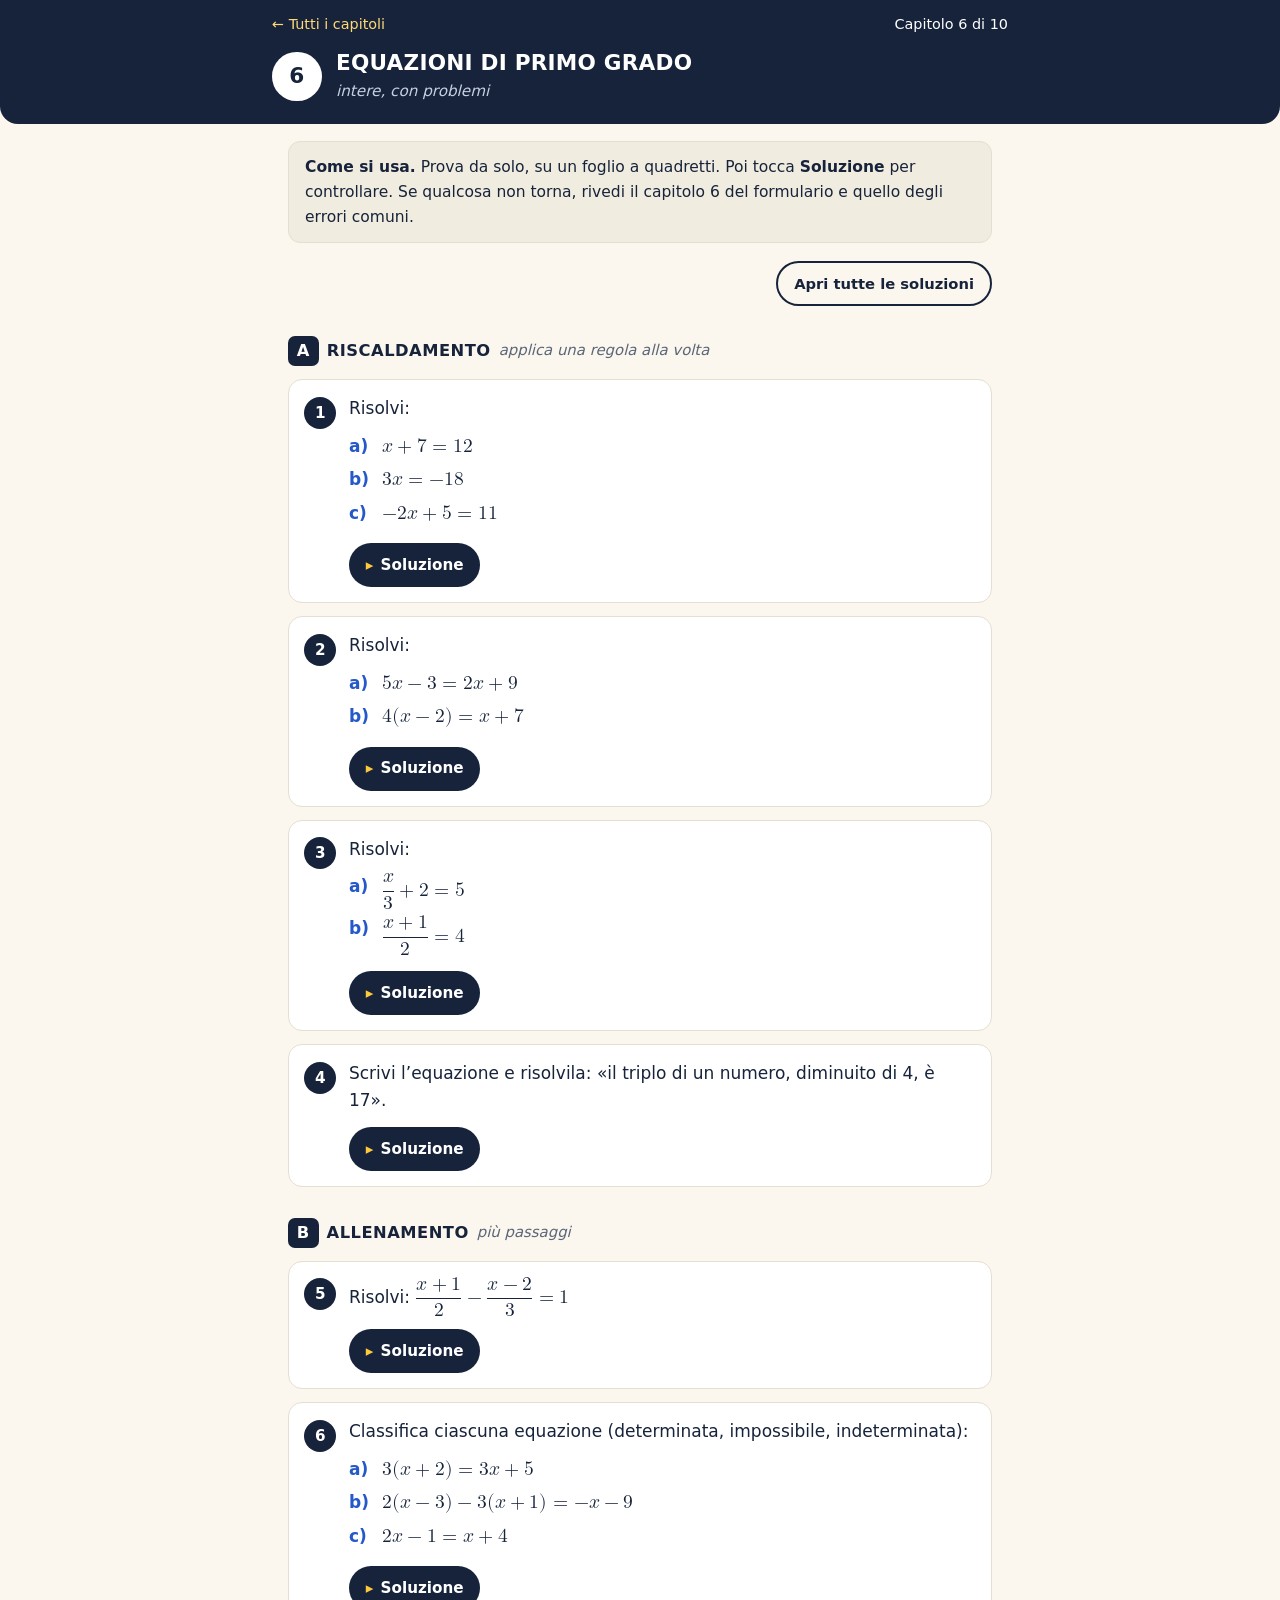
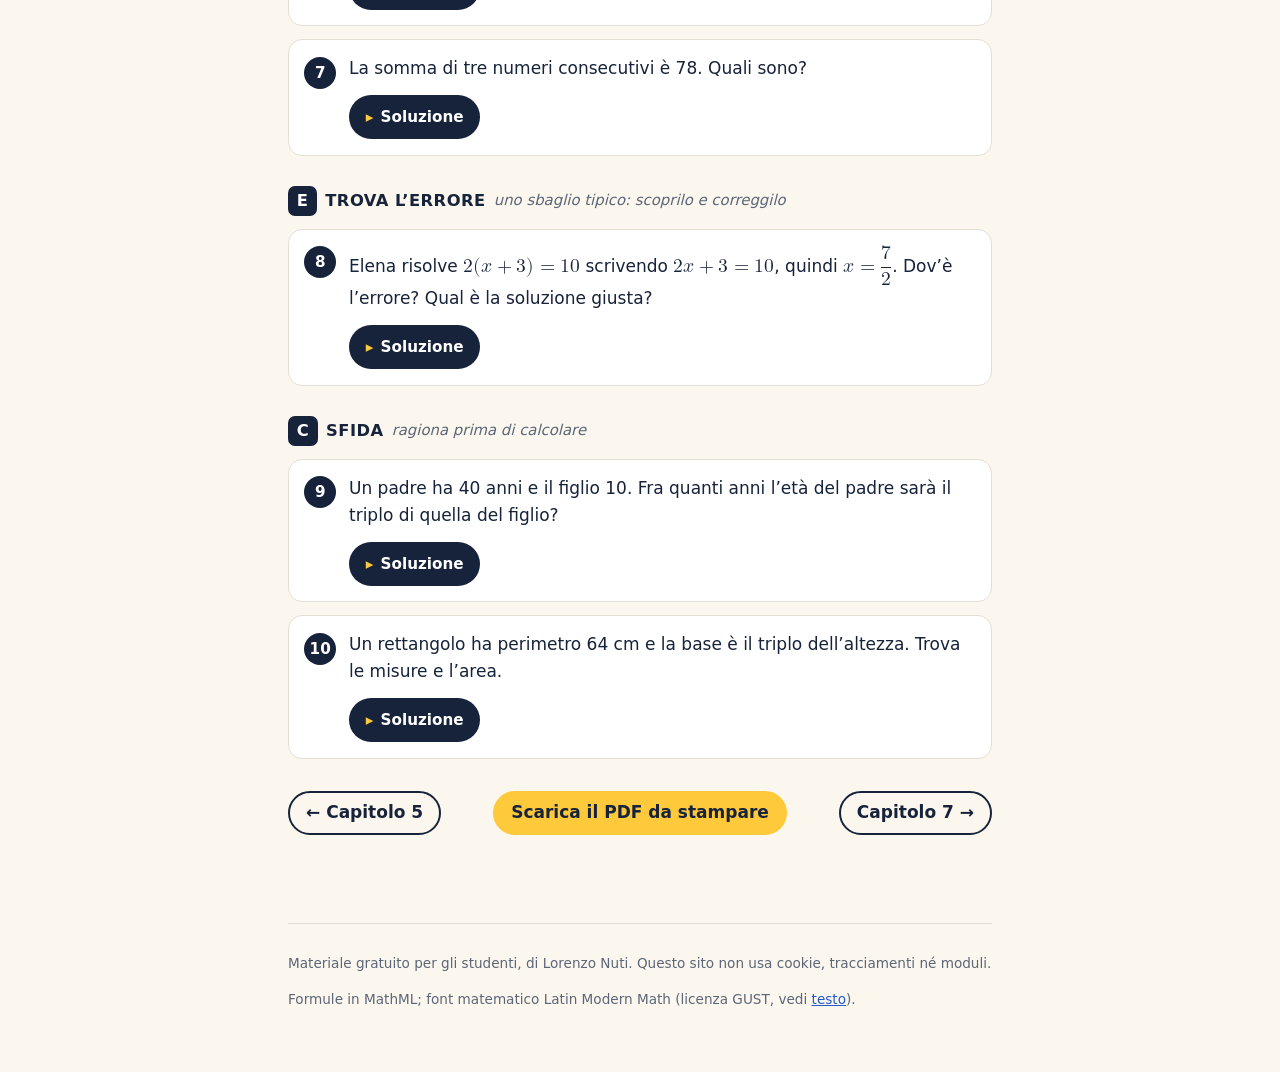
<file: c6.html>
<!doctype html>
<html lang="it">
<head>
<meta charset="utf-8">
<meta name="viewport" content="width=device-width, initial-scale=1">
<meta name="theme-color" content="#16233a">
<title>Cap. 6 · Equazioni di primo grado — Matematica primo anno</title>
<meta name="description" content="Esercizi di autoverifica: Equazioni di primo grado. Matematica primo anno, di Lorenzo Nuti.">
<link rel="icon" href="data:image/svg+xml,%3Csvg xmlns='http://www.w3.org/2000/svg' viewBox='0 0 32 32'%3E%3Crect width='32' height='32' rx='7' fill='%2316233a'/%3E%3Ctext x='16' y='23' font-size='20' text-anchor='middle' fill='%23ffc93c' font-family='serif'%3E%E2%88%91%3C/text%3E%3C/svg%3E">
<link rel="stylesheet" href="style.css">
</head>
<body>
<header class="top"><div class="in">
<div class="nav"><a href="index.html">← Tutti i capitoli</a><span>Capitolo 6 di 10</span></div>
<div class="hd"><div class="badge">6</div><div><h1>Equazioni di primo grado</h1><p>intere, con problemi</p></div></div>
</div></header>
<main class="wrap">
<div class="how"><b>Come si usa.</b> Prova da solo, su un foglio a quadretti. Poi tocca <b>Soluzione</b> per controllare. Se qualcosa non torna, rivedi il capitolo&nbsp;6 del formulario e quello degli errori comuni.</div>
<p class="tools"><button id="tutte" type="button" hidden>Apri tutte le soluzioni</button></p>
<h2 class="lv lvA"><span class="l">A</span> Riscaldamento <small>applica una regola alla volta</small></h2>
<article class="ex" id="e1"><div class="num">1</div><div class="body"><div class="txt"><p>Risolvi:</p><ul class="sub"><li><span class="lab">a)</span><span><math display="inline" xmlns="http://www.w3.org/1998/Math/MathML"><mrow><mi>x</mi><mo>+</mo><mn>7</mn><mo>=</mo><mn>12</mn></mrow></math></span></li><li><span class="lab">b)</span><span><math xmlns="http://www.w3.org/1998/Math/MathML" display="inline"><mrow><mn>3</mn><mi>x</mi><mo>=</mo><mo form="prefix">−</mo><mn>18</mn></mrow></math></span></li><li><span class="lab">c)</span><span><math xmlns="http://www.w3.org/1998/Math/MathML" display="inline"><mrow><mo form="prefix">−</mo><mn>2</mn><mi>x</mi><mo>+</mo><mn>5</mn><mo>=</mo><mn>11</mn></mrow></math></span></li></ul></div><details class="sol"><summary>Soluzione</summary><div class="sbody"><ul class="sub"><li><span class="lab">a)</span><span><math display="inline" xmlns="http://www.w3.org/1998/Math/MathML"><mrow><mi>x</mi><mo>=</mo><mn>5</mn></mrow></math></span></li><li><span class="lab">b)</span><span><math xmlns="http://www.w3.org/1998/Math/MathML" display="inline"><mrow><mi>x</mi><mo>=</mo><mo form="prefix">−</mo><mn>6</mn></mrow></math></span></li><li><span class="lab">c)</span><span><span class="nb"><math xmlns="http://www.w3.org/1998/Math/MathML" display="inline"><mrow><mo form="prefix">−</mo><mn>2</mn><mi>x</mi><mo>=</mo><mn>6</mn></mrow></math>,</span>
<math xmlns="http://www.w3.org/1998/Math/MathML" display="inline"><mrow><mi>x</mi><mo>=</mo><mo form="prefix">−</mo><mn>3</mn></mrow></math></span></li></ul></div></details></div></article>
<article class="ex" id="e2"><div class="num">2</div><div class="body"><div class="txt"><p>Risolvi:</p><ul class="sub"><li><span class="lab">a)</span><span><math display="inline" xmlns="http://www.w3.org/1998/Math/MathML"><mrow><mn>5</mn><mi>x</mi><mo>−</mo><mn>3</mn><mo>=</mo><mn>2</mn><mi>x</mi><mo>+</mo><mn>9</mn></mrow></math></span></li><li><span class="lab">b)</span><span><math xmlns="http://www.w3.org/1998/Math/MathML" display="inline"><mrow><mn>4</mn><mrow><mo stretchy="false" form="prefix">(</mo><mi>x</mi><mo>−</mo><mn>2</mn><mo stretchy="false" form="postfix">)</mo></mrow><mo>=</mo><mi>x</mi><mo>+</mo><mn>7</mn></mrow></math></span></li></ul></div><details class="sol"><summary>Soluzione</summary><div class="sbody"><ul class="sub"><li><span class="lab">a)</span><span><span class="nb"><math display="inline" xmlns="http://www.w3.org/1998/Math/MathML"><mrow><mn>3</mn><mi>x</mi><mo>=</mo><mn>12</mn></mrow></math>,</span>
<math display="inline" xmlns="http://www.w3.org/1998/Math/MathML"><mrow><mi>x</mi><mo>=</mo><mn>4</mn></mrow></math></span></li><li><span class="lab">b)</span><span><span class="nb"><math display="inline" xmlns="http://www.w3.org/1998/Math/MathML"><mrow><mn>4</mn><mi>x</mi><mo>−</mo><mn>8</mn><mo>=</mo><mi>x</mi><mo>+</mo><mn>7</mn></mrow></math>,</span>
<span class="nb"><math display="inline" xmlns="http://www.w3.org/1998/Math/MathML"><mrow><mn>3</mn><mi>x</mi><mo>=</mo><mn>15</mn></mrow></math>,</span>
<math display="inline" xmlns="http://www.w3.org/1998/Math/MathML"><mrow><mi>x</mi><mo>=</mo><mn>5</mn></mrow></math></span></li></ul></div></details></div></article>
<article class="ex" id="e3"><div class="num">3</div><div class="body"><div class="txt"><p>Risolvi:</p><ul class="sub"><li><span class="lab">a)</span><span><math display="inline" xmlns="http://www.w3.org/1998/Math/MathML"><mrow><mfrac displaystyle="true"><mi>x</mi><mn>3</mn></mfrac><mo>+</mo><mn>2</mn><mo>=</mo><mn>5</mn></mrow></math></span></li><li><span class="lab">b)</span><span><math display="inline" xmlns="http://www.w3.org/1998/Math/MathML"><mrow><mfrac displaystyle="true"><mrow><mi>x</mi><mo>+</mo><mn>1</mn></mrow><mn>2</mn></mfrac><mo>=</mo><mn>4</mn></mrow></math></span></li></ul></div><details class="sol"><summary>Soluzione</summary><div class="sbody"><ul class="sub"><li><span class="lab">a)</span><span><span class="nb"><math display="inline" xmlns="http://www.w3.org/1998/Math/MathML"><mrow><mfrac displaystyle="true"><mi>x</mi><mn>3</mn></mfrac><mo>=</mo><mn>3</mn></mrow></math>,</span>
<math display="inline" xmlns="http://www.w3.org/1998/Math/MathML"><mrow><mi>x</mi><mo>=</mo><mn>9</mn></mrow></math></span></li><li><span class="lab">b)</span><span><span class="nb"><math display="inline" xmlns="http://www.w3.org/1998/Math/MathML"><mrow><mi>x</mi><mo>+</mo><mn>1</mn><mo>=</mo><mn>8</mn></mrow></math>,</span>
<math display="inline" xmlns="http://www.w3.org/1998/Math/MathML"><mrow><mi>x</mi><mo>=</mo><mn>7</mn></mrow></math></span></li></ul></div></details></div></article>
<article class="ex" id="e4"><div class="num">4</div><div class="body"><div class="txt"><p>Scrivi l’equazione e risolvila: «il triplo di un numero, diminuito di
4, è 17».</p></div><details class="sol"><summary>Soluzione</summary><div class="sbody"><p><span class="nb"><math display="inline" xmlns="http://www.w3.org/1998/Math/MathML"><mrow><mn>3</mn><mi>x</mi><mo>−</mo><mn>4</mn><mo>=</mo><mn>17</mn></mrow></math>,</span>
<span class="nb"><math display="inline" xmlns="http://www.w3.org/1998/Math/MathML"><mrow><mn>3</mn><mi>x</mi><mo>=</mo><mn>21</mn></mrow></math>,</span>
<span class="nb"><math display="inline" xmlns="http://www.w3.org/1998/Math/MathML"><mrow><mi>x</mi><mo>=</mo><mn>7</mn></mrow></math>.</span></p></div></details></div></article>
<h2 class="lv lvB"><span class="l">B</span> Allenamento <small>più passaggi</small></h2>
<article class="ex" id="e5"><div class="num">5</div><div class="body"><div class="txt"><p>Risolvi:
<math display="inline" xmlns="http://www.w3.org/1998/Math/MathML"><mrow><mfrac displaystyle="true"><mrow><mi>x</mi><mo>+</mo><mn>1</mn></mrow><mn>2</mn></mfrac><mo>−</mo><mfrac displaystyle="true"><mrow><mi>x</mi><mo>−</mo><mn>2</mn></mrow><mn>3</mn></mfrac><mo>=</mo><mn>1</mn></mrow></math></p></div><details class="sol"><summary>Soluzione</summary><div class="sbody"><p>Moltiplico per 6:
<math xmlns="http://www.w3.org/1998/Math/MathML" display="inline"><mrow><mn>3</mn><mrow><mo stretchy="false" form="prefix">(</mo><mi>x</mi><mo>+</mo><mn>1</mn><mo stretchy="false" form="postfix">)</mo></mrow></mrow></math><wbr><math xmlns="http://www.w3.org/1998/Math/MathML" display="inline"><mrow><mo form="infix">−</mo><mn>2</mn><mrow><mo stretchy="false" form="prefix">(</mo><mi>x</mi><mo>−</mo><mn>2</mn><mo stretchy="false" form="postfix">)</mo></mrow></mrow></math><wbr><span class="nb"><math xmlns="http://www.w3.org/1998/Math/MathML" display="inline"><mrow><mo form="infix">=</mo><mn>6</mn></mrow></math>,</span>
<span class="nb"><math display="inline" xmlns="http://www.w3.org/1998/Math/MathML"><mrow><mi>x</mi><mo>+</mo><mn>7</mn><mo>=</mo><mn>6</mn></mrow></math>,</span>
<span class="nb"><math xmlns="http://www.w3.org/1998/Math/MathML" display="inline"><mrow><mi>x</mi><mo>=</mo><mo form="prefix">−</mo><mn>1</mn></mrow></math>.</span></p></div></details></div></article>
<article class="ex" id="e6"><div class="num">6</div><div class="body"><div class="txt"><p>Classifica ciascuna equazione (determinata, impossibile,
indeterminata):</p><ul class="sub"><li><span class="lab">a)</span><span><math xmlns="http://www.w3.org/1998/Math/MathML" display="inline"><mrow><mn>3</mn><mrow><mo stretchy="false" form="prefix">(</mo><mi>x</mi><mo>+</mo><mn>2</mn><mo stretchy="false" form="postfix">)</mo></mrow><mo>=</mo><mn>3</mn><mi>x</mi><mo>+</mo><mn>5</mn></mrow></math></span></li><li><span class="lab">b)</span><span><math xmlns="http://www.w3.org/1998/Math/MathML" display="inline"><mrow><mn>2</mn><mrow><mo stretchy="false" form="prefix">(</mo><mi>x</mi><mo>−</mo><mn>3</mn><mo stretchy="false" form="postfix">)</mo></mrow></mrow></math><wbr><math xmlns="http://www.w3.org/1998/Math/MathML" display="inline"><mrow><mo form="infix">−</mo><mn>3</mn><mrow><mo stretchy="false" form="prefix">(</mo><mi>x</mi><mo>+</mo><mn>1</mn><mo stretchy="false" form="postfix">)</mo></mrow></mrow></math><wbr><math xmlns="http://www.w3.org/1998/Math/MathML" display="inline"><mrow><mo form="infix">=</mo><mo form="prefix">−</mo><mi>x</mi><mo>−</mo><mn>9</mn></mrow></math></span></li><li><span class="lab">c)</span><span><math display="inline" xmlns="http://www.w3.org/1998/Math/MathML"><mrow><mn>2</mn><mi>x</mi><mo>−</mo><mn>1</mn><mo>=</mo><mi>x</mi><mo>+</mo><mn>4</mn></mrow></math></span></li></ul></div><details class="sol"><summary>Soluzione</summary><div class="sbody"><ul class="sub"><li><span class="lab">a)</span><span><span class="nb"><math display="inline" xmlns="http://www.w3.org/1998/Math/MathML"><mrow><mn>6</mn><mo>=</mo><mn>5</mn></mrow></math>:</span>
impossibile</span></li><li><span class="lab">b)</span><span><span class="nb"><math xmlns="http://www.w3.org/1998/Math/MathML" display="inline"><mrow><mo form="prefix">−</mo><mi>x</mi><mo>−</mo><mn>9</mn><mo>=</mo><mo form="prefix">−</mo><mi>x</mi><mo>−</mo><mn>9</mn></mrow></math>:</span>
indeterminata (sempre vera)</span></li><li><span class="lab">c)</span><span><span class="nb"><math display="inline" xmlns="http://www.w3.org/1998/Math/MathML"><mrow><mi>x</mi><mo>=</mo><mn>5</mn></mrow></math>:</span>
determinata</span></li></ul></div></details></div></article>
<article class="ex" id="e7"><div class="num">7</div><div class="body"><div class="txt"><p>La somma di tre numeri consecutivi è 78. Quali sono?</p></div><details class="sol"><summary>Soluzione</summary><div class="sbody"><p><math xmlns="http://www.w3.org/1998/Math/MathML" display="inline"><mrow><mi>n</mi></mrow></math><wbr><math xmlns="http://www.w3.org/1998/Math/MathML" display="inline"><mrow><mo form="infix">+</mo><mrow><mo stretchy="false" form="prefix">(</mo><mi>n</mi><mo>+</mo><mn>1</mn><mo stretchy="false" form="postfix">)</mo></mrow></mrow></math><wbr><math xmlns="http://www.w3.org/1998/Math/MathML" display="inline"><mrow><mo form="infix">+</mo><mrow><mo stretchy="false" form="prefix">(</mo><mi>n</mi><mo>+</mo><mn>2</mn><mo stretchy="false" form="postfix">)</mo></mrow></mrow></math><wbr><span class="nb"><math xmlns="http://www.w3.org/1998/Math/MathML" display="inline"><mrow><mo form="infix">=</mo><mn>78</mn></mrow></math>,</span>
<span class="nb"><math display="inline" xmlns="http://www.w3.org/1998/Math/MathML"><mrow><mn>3</mn><mi>n</mi><mo>=</mo><mn>75</mn></mrow></math>,</span>
<span class="nb"><math display="inline" xmlns="http://www.w3.org/1998/Math/MathML"><mrow><mi>n</mi><mo>=</mo><mn>25</mn></mrow></math>:</span>
i numeri sono 25, 26, 27.</p></div></details></div></article>
<h2 class="lv lvE"><span class="l">E</span> Trova l’errore <small>uno sbaglio tipico: scoprilo e correggilo</small></h2>
<article class="ex" id="e8"><div class="num">8</div><div class="body"><div class="txt"><p>Elena risolve
<math xmlns="http://www.w3.org/1998/Math/MathML" display="inline"><mrow><mn>2</mn><mrow><mo stretchy="false" form="prefix">(</mo><mi>x</mi><mo>+</mo><mn>3</mn><mo stretchy="false" form="postfix">)</mo></mrow><mo>=</mo><mn>10</mn></mrow></math>
scrivendo
<span class="nb"><math display="inline" xmlns="http://www.w3.org/1998/Math/MathML"><mrow><mn>2</mn><mi>x</mi><mo>+</mo><mn>3</mn><mo>=</mo><mn>10</mn></mrow></math>,</span>
quindi
<span class="nb"><math display="inline" xmlns="http://www.w3.org/1998/Math/MathML"><mrow><mi>x</mi><mo>=</mo><mfrac displaystyle="true"><mn>7</mn><mn>2</mn></mfrac></mrow></math>.</span>
Dov’è l’errore? Qual è la soluzione giusta?</p></div><details class="sol"><summary>Soluzione</summary><div class="sbody"><p>La distributiva vale per ogni termine:
<span class="nb"><math xmlns="http://www.w3.org/1998/Math/MathML" display="inline"><mrow><mn>2</mn><mrow><mo stretchy="false" form="prefix">(</mo><mi>x</mi><mo>+</mo><mn>3</mn><mo stretchy="false" form="postfix">)</mo></mrow><mo>=</mo><mn>2</mn><mi>x</mi><mo>+</mo><mn>6</mn></mrow></math>.</span>
Quindi
<math display="inline" xmlns="http://www.w3.org/1998/Math/MathML"><mrow><mn>2</mn><mi>x</mi><mo>=</mo><mn>4</mn></mrow></math>
e
<span class="nb"><math display="inline" xmlns="http://www.w3.org/1998/Math/MathML"><mrow><mi>x</mi><mo>=</mo><mn>2</mn></mrow></math>.</span></p></div></details></div></article>
<h2 class="lv lvC"><span class="l">C</span> Sfida <small>ragiona prima di calcolare</small></h2>
<article class="ex" id="e9"><div class="num">9</div><div class="body"><div class="txt"><p>Un padre ha 40 anni e il figlio 10. Fra quanti anni l’età del padre
sarà il triplo di quella del figlio?</p></div><details class="sol"><summary>Soluzione</summary><div class="sbody"><p><span class="nb"><math xmlns="http://www.w3.org/1998/Math/MathML" display="inline"><mrow><mn>40</mn><mo>+</mo><mi>x</mi><mo>=</mo><mn>3</mn><mrow><mo stretchy="false" form="prefix">(</mo><mn>10</mn><mo>+</mo><mi>x</mi><mo stretchy="false" form="postfix">)</mo></mrow></mrow></math>,</span>
<span class="nb"><math display="inline" xmlns="http://www.w3.org/1998/Math/MathML"><mrow><mn>40</mn><mo>+</mo><mi>x</mi><mo>=</mo><mn>30</mn><mo>+</mo><mn>3</mn><mi>x</mi></mrow></math>,</span>
<span class="nb"><math display="inline" xmlns="http://www.w3.org/1998/Math/MathML"><mrow><mi>x</mi><mo>=</mo><mn>5</mn></mrow></math>.</span>
Fra 5 anni: 45 e 15.</p></div></details></div></article>
<article class="ex" id="e10"><div class="num">10</div><div class="body"><div class="txt"><p>Un rettangolo ha perimetro 64 cm e la base è il triplo dell’altezza.
Trova le misure e l’area.</p></div><details class="sol"><summary>Soluzione</summary><div class="sbody"><p>Semiperimetro 32:
<span class="nb"><math display="inline" xmlns="http://www.w3.org/1998/Math/MathML"><mrow><mi>h</mi><mo>+</mo><mn>3</mn><mi>h</mi><mo>=</mo><mn>32</mn></mrow></math>,</span>
<math display="inline" xmlns="http://www.w3.org/1998/Math/MathML"><mrow><mi>h</mi><mo>=</mo><mn>8</mn></mrow></math> cm,
base 24 cm. Area
<span class="nb"><math display="inline" xmlns="http://www.w3.org/1998/Math/MathML"><mrow><mo>=</mo><mn>8</mn><mo>⋅</mo><mn>24</mn><mo>=</mo><mn>192</mn><mspace width="0.222em"></mspace><msup><mtext mathvariant="normal">cm</mtext><mn>2</mn></msup></mrow></math>.</span></p></div></details></div></article>
<nav class="bottom" aria-label="Navigazione tra i capitoli"><a href="c5.html">← Capitolo 5</a><a class="pdf" href="c6.pdf">Scarica il PDF da stampare</a><a href="c7.html">Capitolo 7 →</a></nav>
</main>
<div class="wrap"><footer>
<p>Materiale gratuito per gli studenti, di Lorenzo Nuti. Questo sito non usa cookie, tracciamenti né moduli.</p>
<p>Formule in MathML; font matematico Latin Modern Math (licenza GUST, vedi <a href="LICENZA-font-GUST.txt">testo</a>).</p>
</footer>
</div>
<script>
(function(){var b=document.getElementById('tutte');if(!b)return;b.hidden=false;var open=false;
b.addEventListener('click',function(){open=!open;
document.querySelectorAll('details.sol').forEach(function(d){d.open=open;});
b.textContent=open?'Chiudi tutte le soluzioni':'Apri tutte le soluzioni';});})();
</script>
</body></html>
</file>
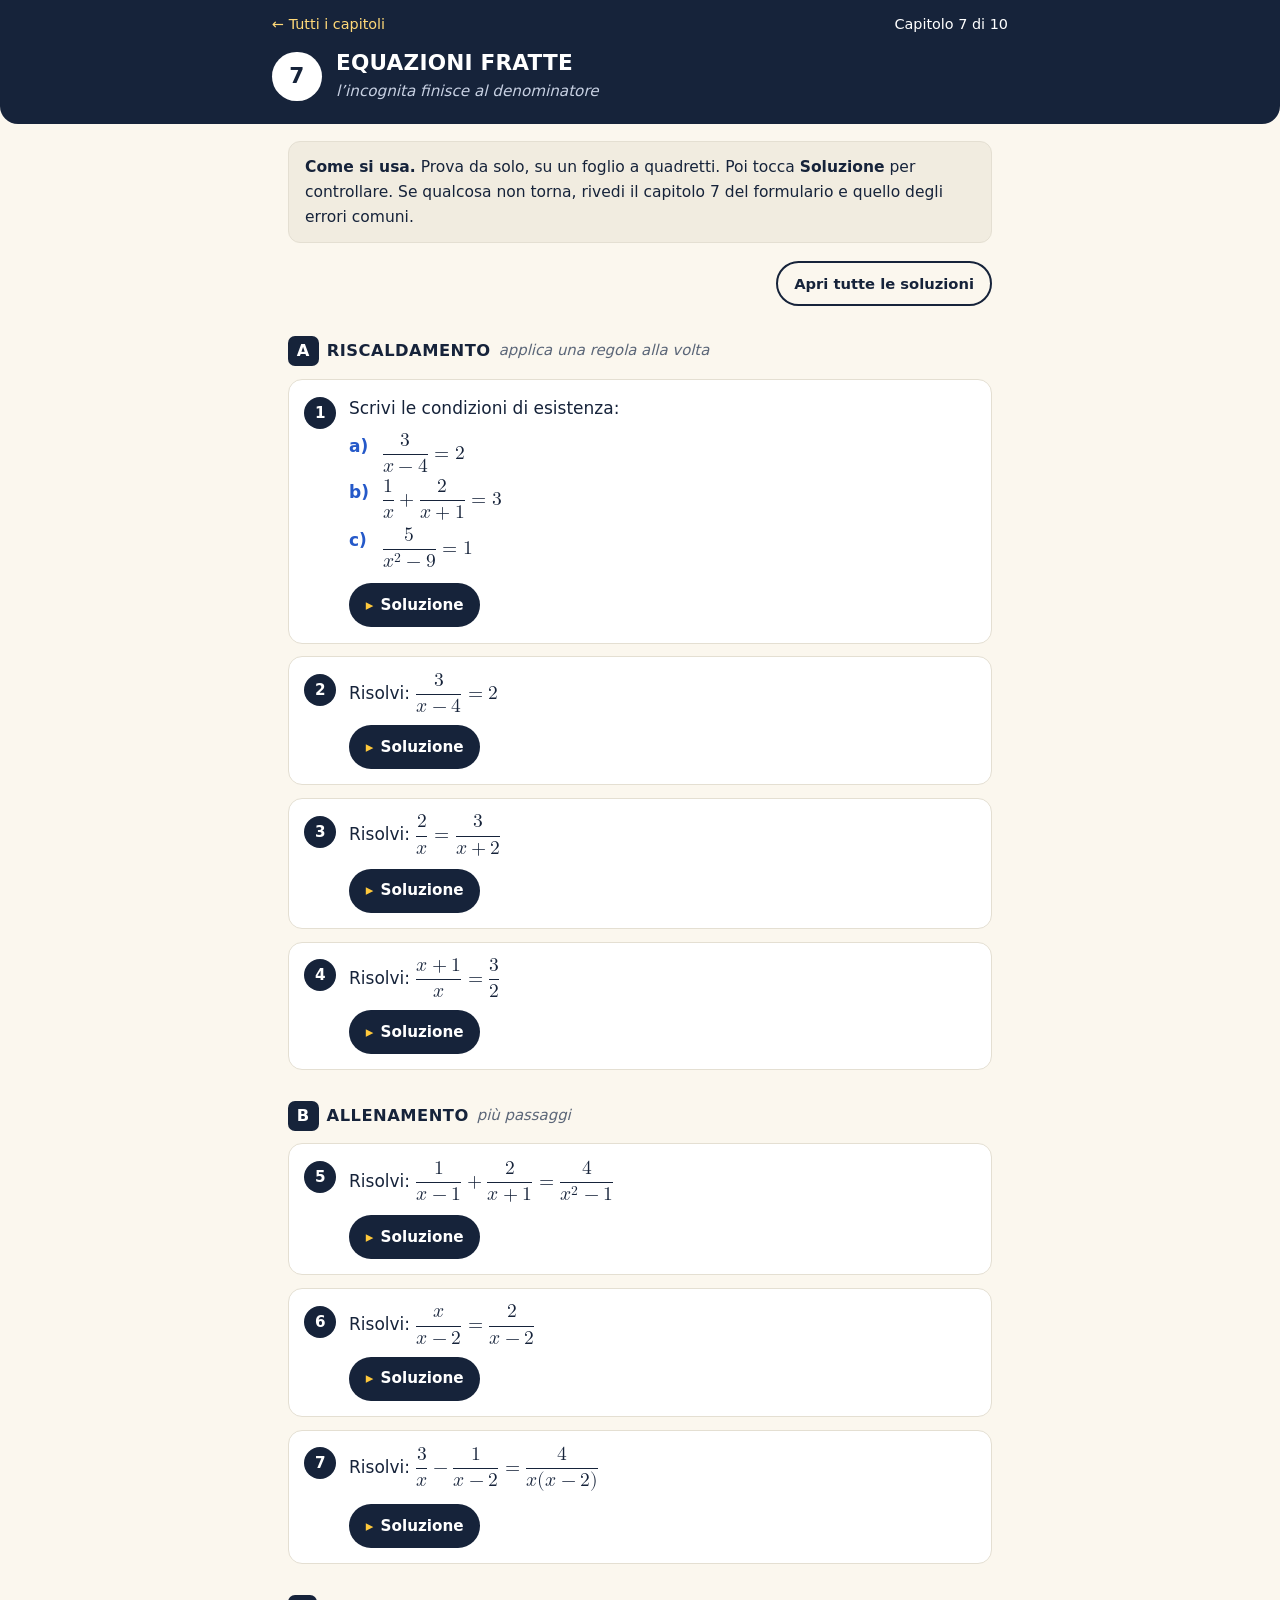
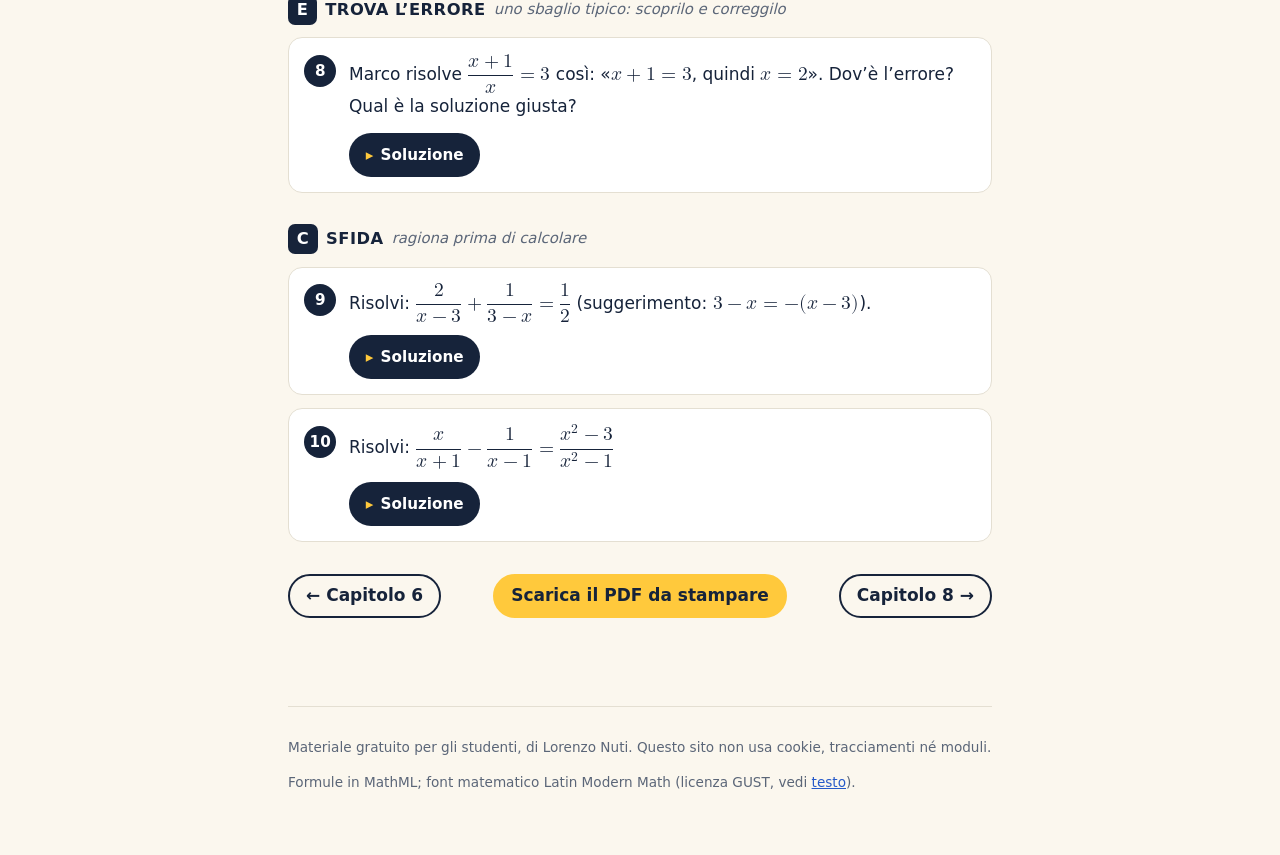
<file: c7.html>
<!doctype html>
<html lang="it">
<head>
<meta charset="utf-8">
<meta name="viewport" content="width=device-width, initial-scale=1">
<meta name="theme-color" content="#16233a">
<title>Cap. 7 · Equazioni fratte — Matematica primo anno</title>
<meta name="description" content="Esercizi di autoverifica: Equazioni fratte. Matematica primo anno, di Lorenzo Nuti.">
<link rel="icon" href="data:image/svg+xml,%3Csvg xmlns='http://www.w3.org/2000/svg' viewBox='0 0 32 32'%3E%3Crect width='32' height='32' rx='7' fill='%2316233a'/%3E%3Ctext x='16' y='23' font-size='20' text-anchor='middle' fill='%23ffc93c' font-family='serif'%3E%E2%88%91%3C/text%3E%3C/svg%3E">
<link rel="stylesheet" href="style.css">
</head>
<body>
<header class="top"><div class="in">
<div class="nav"><a href="index.html">← Tutti i capitoli</a><span>Capitolo 7 di 10</span></div>
<div class="hd"><div class="badge">7</div><div><h1>Equazioni fratte</h1><p>l’incognita finisce al denominatore</p></div></div>
</div></header>
<main class="wrap">
<div class="how"><b>Come si usa.</b> Prova da solo, su un foglio a quadretti. Poi tocca <b>Soluzione</b> per controllare. Se qualcosa non torna, rivedi il capitolo&nbsp;7 del formulario e quello degli errori comuni.</div>
<p class="tools"><button id="tutte" type="button" hidden>Apri tutte le soluzioni</button></p>
<h2 class="lv lvA"><span class="l">A</span> Riscaldamento <small>applica una regola alla volta</small></h2>
<article class="ex" id="e1"><div class="num">1</div><div class="body"><div class="txt"><p>Scrivi le condizioni di esistenza:</p><ul class="sub"><li><span class="lab">a)</span><span><math display="inline" xmlns="http://www.w3.org/1998/Math/MathML"><mrow><mfrac displaystyle="true"><mn>3</mn><mrow><mi>x</mi><mo>−</mo><mn>4</mn></mrow></mfrac><mo>=</mo><mn>2</mn></mrow></math></span></li><li><span class="lab">b)</span><span><math display="inline" xmlns="http://www.w3.org/1998/Math/MathML"><mrow><mfrac displaystyle="true"><mn>1</mn><mi>x</mi></mfrac><mo>+</mo><mfrac displaystyle="true"><mn>2</mn><mrow><mi>x</mi><mo>+</mo><mn>1</mn></mrow></mfrac><mo>=</mo><mn>3</mn></mrow></math></span></li><li><span class="lab">c)</span><span><math display="inline" xmlns="http://www.w3.org/1998/Math/MathML"><mrow><mfrac displaystyle="true"><mn>5</mn><mrow><msup><mi>x</mi><mn>2</mn></msup><mo>−</mo><mn>9</mn></mrow></mfrac><mo>=</mo><mn>1</mn></mrow></math></span></li></ul></div><details class="sol"><summary>Soluzione</summary><div class="sbody"><ul class="sub"><li><span class="lab">a)</span><span><math display="inline" xmlns="http://www.w3.org/1998/Math/MathML"><mrow><mi>x</mi><mo>≠</mo><mn>4</mn></mrow></math></span></li><li><span class="lab">b)</span><span><span class="nb"><math display="inline" xmlns="http://www.w3.org/1998/Math/MathML"><mrow><mi>x</mi><mo>≠</mo><mn>0</mn></mrow></math>,</span>
<math xmlns="http://www.w3.org/1998/Math/MathML" display="inline"><mrow><mi>x</mi><mo>≠</mo><mo form="prefix">−</mo><mn>1</mn></mrow></math></span></li><li><span class="lab">c)</span><span><span class="nb"><math display="inline" xmlns="http://www.w3.org/1998/Math/MathML"><mrow><mi>x</mi><mo>≠</mo><mn>3</mn></mrow></math>,</span>
<math xmlns="http://www.w3.org/1998/Math/MathML" display="inline"><mrow><mi>x</mi><mo>≠</mo><mo form="prefix">−</mo><mn>3</mn></mrow></math></span></li></ul></div></details></div></article>
<article class="ex" id="e2"><div class="num">2</div><div class="body"><div class="txt"><p>Risolvi:
<math display="inline" xmlns="http://www.w3.org/1998/Math/MathML"><mrow><mfrac displaystyle="true"><mn>3</mn><mrow><mi>x</mi><mo>−</mo><mn>4</mn></mrow></mfrac><mo>=</mo><mn>2</mn></mrow></math></p></div><details class="sol"><summary>Soluzione</summary><div class="sbody"><p>C.E.:
<span class="nb"><math display="inline" xmlns="http://www.w3.org/1998/Math/MathML"><mrow><mi>x</mi><mo>≠</mo><mn>4</mn></mrow></math>.</span>
<span class="nb"><math xmlns="http://www.w3.org/1998/Math/MathML" display="inline"><mrow><mn>3</mn><mo>=</mo><mn>2</mn><mrow><mo stretchy="false" form="prefix">(</mo><mi>x</mi><mo>−</mo><mn>4</mn><mo stretchy="false" form="postfix">)</mo></mrow></mrow></math>,</span>
<span class="nb"><math display="inline" xmlns="http://www.w3.org/1998/Math/MathML"><mrow><mn>2</mn><mi>x</mi><mo>=</mo><mn>11</mn></mrow></math>,</span>
<span class="nb"><math display="inline" xmlns="http://www.w3.org/1998/Math/MathML"><mrow><mi>x</mi><mo>=</mo><mfrac displaystyle="true"><mn>11</mn><mn>2</mn></mfrac></mrow></math>:</span>
accettabile.</p></div></details></div></article>
<article class="ex" id="e3"><div class="num">3</div><div class="body"><div class="txt"><p>Risolvi:
<math display="inline" xmlns="http://www.w3.org/1998/Math/MathML"><mrow><mfrac displaystyle="true"><mn>2</mn><mi>x</mi></mfrac><mo>=</mo><mfrac displaystyle="true"><mn>3</mn><mrow><mi>x</mi><mo>+</mo><mn>2</mn></mrow></mfrac></mrow></math></p></div><details class="sol"><summary>Soluzione</summary><div class="sbody"><p>C.E.:
<span class="nb"><math xmlns="http://www.w3.org/1998/Math/MathML" display="inline"><mrow><mi>x</mi><mo>≠</mo><mn>0</mn><mo>,</mo><mspace width="0.222em"/><mi>x</mi><mo>≠</mo><mo form="prefix">−</mo><mn>2</mn></mrow></math>.</span>
<span class="nb"><math xmlns="http://www.w3.org/1998/Math/MathML" display="inline"><mrow><mn>2</mn><mrow><mo stretchy="false" form="prefix">(</mo><mi>x</mi><mo>+</mo><mn>2</mn><mo stretchy="false" form="postfix">)</mo></mrow><mo>=</mo><mn>3</mn><mi>x</mi></mrow></math>,</span>
<span class="nb"><math display="inline" xmlns="http://www.w3.org/1998/Math/MathML"><mrow><mi>x</mi><mo>=</mo><mn>4</mn></mrow></math>:</span>
accettabile.</p></div></details></div></article>
<article class="ex" id="e4"><div class="num">4</div><div class="body"><div class="txt"><p>Risolvi:
<math display="inline" xmlns="http://www.w3.org/1998/Math/MathML"><mrow><mfrac displaystyle="true"><mrow><mi>x</mi><mo>+</mo><mn>1</mn></mrow><mi>x</mi></mfrac><mo>=</mo><mfrac displaystyle="true"><mn>3</mn><mn>2</mn></mfrac></mrow></math></p></div><details class="sol"><summary>Soluzione</summary><div class="sbody"><p>C.E.:
<span class="nb"><math display="inline" xmlns="http://www.w3.org/1998/Math/MathML"><mrow><mi>x</mi><mo>≠</mo><mn>0</mn></mrow></math>.</span>
<span class="nb"><math xmlns="http://www.w3.org/1998/Math/MathML" display="inline"><mrow><mn>2</mn><mrow><mo stretchy="false" form="prefix">(</mo><mi>x</mi><mo>+</mo><mn>1</mn><mo stretchy="false" form="postfix">)</mo></mrow><mo>=</mo><mn>3</mn><mi>x</mi></mrow></math>,</span>
<span class="nb"><math display="inline" xmlns="http://www.w3.org/1998/Math/MathML"><mrow><mi>x</mi><mo>=</mo><mn>2</mn></mrow></math>:</span>
accettabile.</p></div></details></div></article>
<h2 class="lv lvB"><span class="l">B</span> Allenamento <small>più passaggi</small></h2>
<article class="ex" id="e5"><div class="num">5</div><div class="body"><div class="txt"><p>Risolvi:
<math xmlns="http://www.w3.org/1998/Math/MathML" display="inline"><mrow><mfrac displaystyle="true"><mn>1</mn><mrow><mi>x</mi><mo>−</mo><mn>1</mn></mrow></mfrac><mo>+</mo><mfrac displaystyle="true"><mn>2</mn><mrow><mi>x</mi><mo>+</mo><mn>1</mn></mrow></mfrac></mrow></math><wbr><math xmlns="http://www.w3.org/1998/Math/MathML" display="inline"><mrow><mo form="infix">=</mo><mfrac displaystyle="true"><mn>4</mn><mrow><msup><mi>x</mi><mn>2</mn></msup><mo>−</mo><mn>1</mn></mrow></mfrac></mrow></math></p></div><details class="sol"><summary>Soluzione</summary><div class="sbody"><p>C.E.:
<span class="nb"><math display="inline" xmlns="http://www.w3.org/1998/Math/MathML"><mrow><mi>x</mi><mo>≠</mo><mo>±</mo><mn>1</mn></mrow></math>.</span>
mcm
<span class="nb"><math display="inline" xmlns="http://www.w3.org/1998/Math/MathML"><mrow><mo>=</mo><msup><mi>x</mi><mn>2</mn></msup><mo>−</mo><mn>1</mn></mrow></math>:</span>
<span class="nb"><math xmlns="http://www.w3.org/1998/Math/MathML" display="inline"><mrow><mrow><mo stretchy="false" form="prefix">(</mo><mi>x</mi><mo>+</mo><mn>1</mn><mo stretchy="false" form="postfix">)</mo></mrow><mo>+</mo><mn>2</mn><mrow><mo stretchy="false" form="prefix">(</mo><mi>x</mi><mo>−</mo><mn>1</mn><mo stretchy="false" form="postfix">)</mo></mrow><mo>=</mo><mn>4</mn></mrow></math>,</span>
<span class="nb"><math display="inline" xmlns="http://www.w3.org/1998/Math/MathML"><mrow><mn>3</mn><mi>x</mi><mo>=</mo><mn>5</mn></mrow></math>,</span>
<span class="nb"><math display="inline" xmlns="http://www.w3.org/1998/Math/MathML"><mrow><mi>x</mi><mo>=</mo><mfrac displaystyle="true"><mn>5</mn><mn>3</mn></mfrac></mrow></math>:</span>
accettabile.</p></div></details></div></article>
<article class="ex" id="e6"><div class="num">6</div><div class="body"><div class="txt"><p>Risolvi:
<math display="inline" xmlns="http://www.w3.org/1998/Math/MathML"><mrow><mfrac displaystyle="true"><mi>x</mi><mrow><mi>x</mi><mo>−</mo><mn>2</mn></mrow></mfrac><mo>=</mo><mfrac displaystyle="true"><mn>2</mn><mrow><mi>x</mi><mo>−</mo><mn>2</mn></mrow></mfrac></mrow></math></p></div><details class="sol"><summary>Soluzione</summary><div class="sbody"><p>C.E.:
<span class="nb"><math display="inline" xmlns="http://www.w3.org/1998/Math/MathML"><mrow><mi>x</mi><mo>≠</mo><mn>2</mn></mrow></math>.</span>
Si ottiene
<span class="nb"><math display="inline" xmlns="http://www.w3.org/1998/Math/MathML"><mrow><mi>x</mi><mo>=</mo><mn>2</mn></mrow></math>,</span>
vietato dalle C.E.: l’equazione è impossibile.</p></div></details></div></article>
<article class="ex" id="e7"><div class="num">7</div><div class="body"><div class="txt"><p>Risolvi:
<math xmlns="http://www.w3.org/1998/Math/MathML" display="inline"><mrow><mfrac displaystyle="true"><mn>3</mn><mi>x</mi></mfrac><mo>−</mo><mfrac displaystyle="true"><mn>1</mn><mrow><mi>x</mi><mo>−</mo><mn>2</mn></mrow></mfrac></mrow></math><wbr><math xmlns="http://www.w3.org/1998/Math/MathML" display="inline"><mrow><mo form="infix">=</mo><mfrac displaystyle="true"><mn>4</mn><mrow><mi>x</mi><mrow><mo stretchy="false" form="prefix">(</mo><mi>x</mi><mo>−</mo><mn>2</mn><mo stretchy="false" form="postfix">)</mo></mrow></mrow></mfrac></mrow></math></p></div><details class="sol"><summary>Soluzione</summary><div class="sbody"><p>C.E.:
<span class="nb"><math display="inline" xmlns="http://www.w3.org/1998/Math/MathML"><mrow><mi>x</mi><mo>≠</mo><mn>0</mn><mo>,</mo><mspace width="0.222em"></mspace><mi>x</mi><mo>≠</mo><mn>2</mn></mrow></math>.</span>
<span class="nb"><math xmlns="http://www.w3.org/1998/Math/MathML" display="inline"><mrow><mn>3</mn><mrow><mo stretchy="false" form="prefix">(</mo><mi>x</mi><mo>−</mo><mn>2</mn><mo stretchy="false" form="postfix">)</mo></mrow><mo>−</mo><mi>x</mi><mo>=</mo><mn>4</mn></mrow></math>,</span>
<span class="nb"><math display="inline" xmlns="http://www.w3.org/1998/Math/MathML"><mrow><mn>2</mn><mi>x</mi><mo>=</mo><mn>10</mn></mrow></math>,</span>
<span class="nb"><math display="inline" xmlns="http://www.w3.org/1998/Math/MathML"><mrow><mi>x</mi><mo>=</mo><mn>5</mn></mrow></math>:</span>
accettabile.</p></div></details></div></article>
<h2 class="lv lvE"><span class="l">E</span> Trova l’errore <small>uno sbaglio tipico: scoprilo e correggilo</small></h2>
<article class="ex" id="e8"><div class="num">8</div><div class="body"><div class="txt"><p>Marco risolve
<math display="inline" xmlns="http://www.w3.org/1998/Math/MathML"><mrow><mfrac displaystyle="true"><mrow><mi>x</mi><mo>+</mo><mn>1</mn></mrow><mi>x</mi></mfrac><mo>=</mo><mn>3</mn></mrow></math>
così:
«<span class="nb"><math display="inline" xmlns="http://www.w3.org/1998/Math/MathML"><mrow><mi>x</mi><mo>+</mo><mn>1</mn><mo>=</mo><mn>3</mn></mrow></math>,</span>
quindi
<math display="inline" xmlns="http://www.w3.org/1998/Math/MathML"><mrow><mi>x</mi><mo>=</mo><mn>2</mn></mrow></math>».
Dov’è l’errore? Qual è la soluzione giusta?</p></div><details class="sol"><summary>Soluzione</summary><div class="sbody"><p>Il mcm va moltiplicato anche per il secondo membro:
<span class="nb"><math display="inline" xmlns="http://www.w3.org/1998/Math/MathML"><mrow><mi>x</mi><mo>+</mo><mn>1</mn><mo>=</mo><mn>3</mn><mi>x</mi></mrow></math>,</span>
<span class="nb"><math display="inline" xmlns="http://www.w3.org/1998/Math/MathML"><mrow><mn>2</mn><mi>x</mi><mo>=</mo><mn>1</mn></mrow></math>,</span>
<math display="inline" xmlns="http://www.w3.org/1998/Math/MathML"><mrow><mi>x</mi><mo>=</mo><mfrac displaystyle="true"><mn>1</mn><mn>2</mn></mfrac></mrow></math>
(C.E.:
<span class="nb"><math display="inline" xmlns="http://www.w3.org/1998/Math/MathML"><mrow><mi>x</mi><mo>≠</mo><mn>0</mn></mrow></math>,</span>
quindi accettabile).</p></div></details></div></article>
<h2 class="lv lvC"><span class="l">C</span> Sfida <small>ragiona prima di calcolare</small></h2>
<article class="ex" id="e9"><div class="num">9</div><div class="body"><div class="txt"><p>Risolvi:
<math display="inline" xmlns="http://www.w3.org/1998/Math/MathML"><mrow><mfrac displaystyle="true"><mn>2</mn><mrow><mi>x</mi><mo>−</mo><mn>3</mn></mrow></mfrac><mo>+</mo><mfrac displaystyle="true"><mn>1</mn><mrow><mn>3</mn><mo>−</mo><mi>x</mi></mrow></mfrac><mo>=</mo><mfrac displaystyle="true"><mn>1</mn><mn>2</mn></mfrac></mrow></math>
(suggerimento:
<math xmlns="http://www.w3.org/1998/Math/MathML" display="inline"><mrow><mn>3</mn><mo>−</mo><mi>x</mi><mo>=</mo><mo form="prefix">−</mo><mrow><mo stretchy="false" form="prefix">(</mo><mi>x</mi><mo>−</mo><mn>3</mn><mo stretchy="false" form="postfix">)</mo></mrow></mrow></math>).</p></div><details class="sol"><summary>Soluzione</summary><div class="sbody"><p>C.E.:
<span class="nb"><math display="inline" xmlns="http://www.w3.org/1998/Math/MathML"><mrow><mi>x</mi><mo>≠</mo><mn>3</mn></mrow></math>.</span>
<span class="nb"><math xmlns="http://www.w3.org/1998/Math/MathML" display="inline"><mrow><mfrac displaystyle="true"><mn>1</mn><mrow><mn>3</mn><mo>−</mo><mi>x</mi></mrow></mfrac><mo>=</mo><mo form="prefix">−</mo><mfrac displaystyle="true"><mn>1</mn><mrow><mi>x</mi><mo>−</mo><mn>3</mn></mrow></mfrac></mrow></math>,</span>
quindi
<span class="nb"><math display="inline" xmlns="http://www.w3.org/1998/Math/MathML"><mrow><mfrac displaystyle="true"><mn>1</mn><mrow><mi>x</mi><mo>−</mo><mn>3</mn></mrow></mfrac><mo>=</mo><mfrac displaystyle="true"><mn>1</mn><mn>2</mn></mfrac></mrow></math>,</span>
<span class="nb"><math display="inline" xmlns="http://www.w3.org/1998/Math/MathML"><mrow><mi>x</mi><mo>=</mo><mn>5</mn></mrow></math>:</span>
accettabile.</p></div></details></div></article>
<article class="ex" id="e10"><div class="num">10</div><div class="body"><div class="txt"><p>Risolvi:
<math xmlns="http://www.w3.org/1998/Math/MathML" display="inline"><mrow><mfrac displaystyle="true"><mi>x</mi><mrow><mi>x</mi><mo>+</mo><mn>1</mn></mrow></mfrac><mo>−</mo><mfrac displaystyle="true"><mn>1</mn><mrow><mi>x</mi><mo>−</mo><mn>1</mn></mrow></mfrac></mrow></math><wbr><math xmlns="http://www.w3.org/1998/Math/MathML" display="inline"><mrow><mo form="infix">=</mo><mfrac displaystyle="true"><mrow><msup><mi>x</mi><mn>2</mn></msup><mo>−</mo><mn>3</mn></mrow><mrow><msup><mi>x</mi><mn>2</mn></msup><mo>−</mo><mn>1</mn></mrow></mfrac></mrow></math></p></div><details class="sol"><summary>Soluzione</summary><div class="sbody"><p>C.E.:
<span class="nb"><math display="inline" xmlns="http://www.w3.org/1998/Math/MathML"><mrow><mi>x</mi><mo>≠</mo><mo>±</mo><mn>1</mn></mrow></math>.</span>
<math xmlns="http://www.w3.org/1998/Math/MathML" display="inline"><mrow><mi>x</mi><mrow><mo stretchy="false" form="prefix">(</mo><mi>x</mi><mo>−</mo><mn>1</mn><mo stretchy="false" form="postfix">)</mo></mrow><mo>−</mo><mrow><mo stretchy="false" form="prefix">(</mo><mi>x</mi><mo>+</mo><mn>1</mn><mo stretchy="false" form="postfix">)</mo></mrow></mrow></math><wbr><span class="nb"><math xmlns="http://www.w3.org/1998/Math/MathML" display="inline"><mrow><mo form="infix">=</mo><msup><mi>x</mi><mn>2</mn></msup><mo>−</mo><mn>3</mn></mrow></math>,</span>
<span class="nb"><math xmlns="http://www.w3.org/1998/Math/MathML" display="inline"><mrow><mo form="prefix">−</mo><mn>2</mn><mi>x</mi><mo>−</mo><mn>1</mn><mo>=</mo><mo form="prefix">−</mo><mn>3</mn></mrow></math>,</span>
<span class="nb"><math display="inline" xmlns="http://www.w3.org/1998/Math/MathML"><mrow><mi>x</mi><mo>=</mo><mn>1</mn></mrow></math>:</span>
vietato. Equazione impossibile.</p></div></details></div></article>
<nav class="bottom" aria-label="Navigazione tra i capitoli"><a href="c6.html">← Capitolo 6</a><a class="pdf" href="c7.pdf">Scarica il PDF da stampare</a><a href="c8.html">Capitolo 8 →</a></nav>
</main>
<div class="wrap"><footer>
<p>Materiale gratuito per gli studenti, di Lorenzo Nuti. Questo sito non usa cookie, tracciamenti né moduli.</p>
<p>Formule in MathML; font matematico Latin Modern Math (licenza GUST, vedi <a href="LICENZA-font-GUST.txt">testo</a>).</p>
</footer>
</div>
<script>
(function(){var b=document.getElementById('tutte');if(!b)return;b.hidden=false;var open=false;
b.addEventListener('click',function(){open=!open;
document.querySelectorAll('details.sol').forEach(function(d){d.open=open;});
b.textContent=open?'Chiudi tutte le soluzioni':'Apri tutte le soluzioni';});})();
</script>
</body></html>
</file>
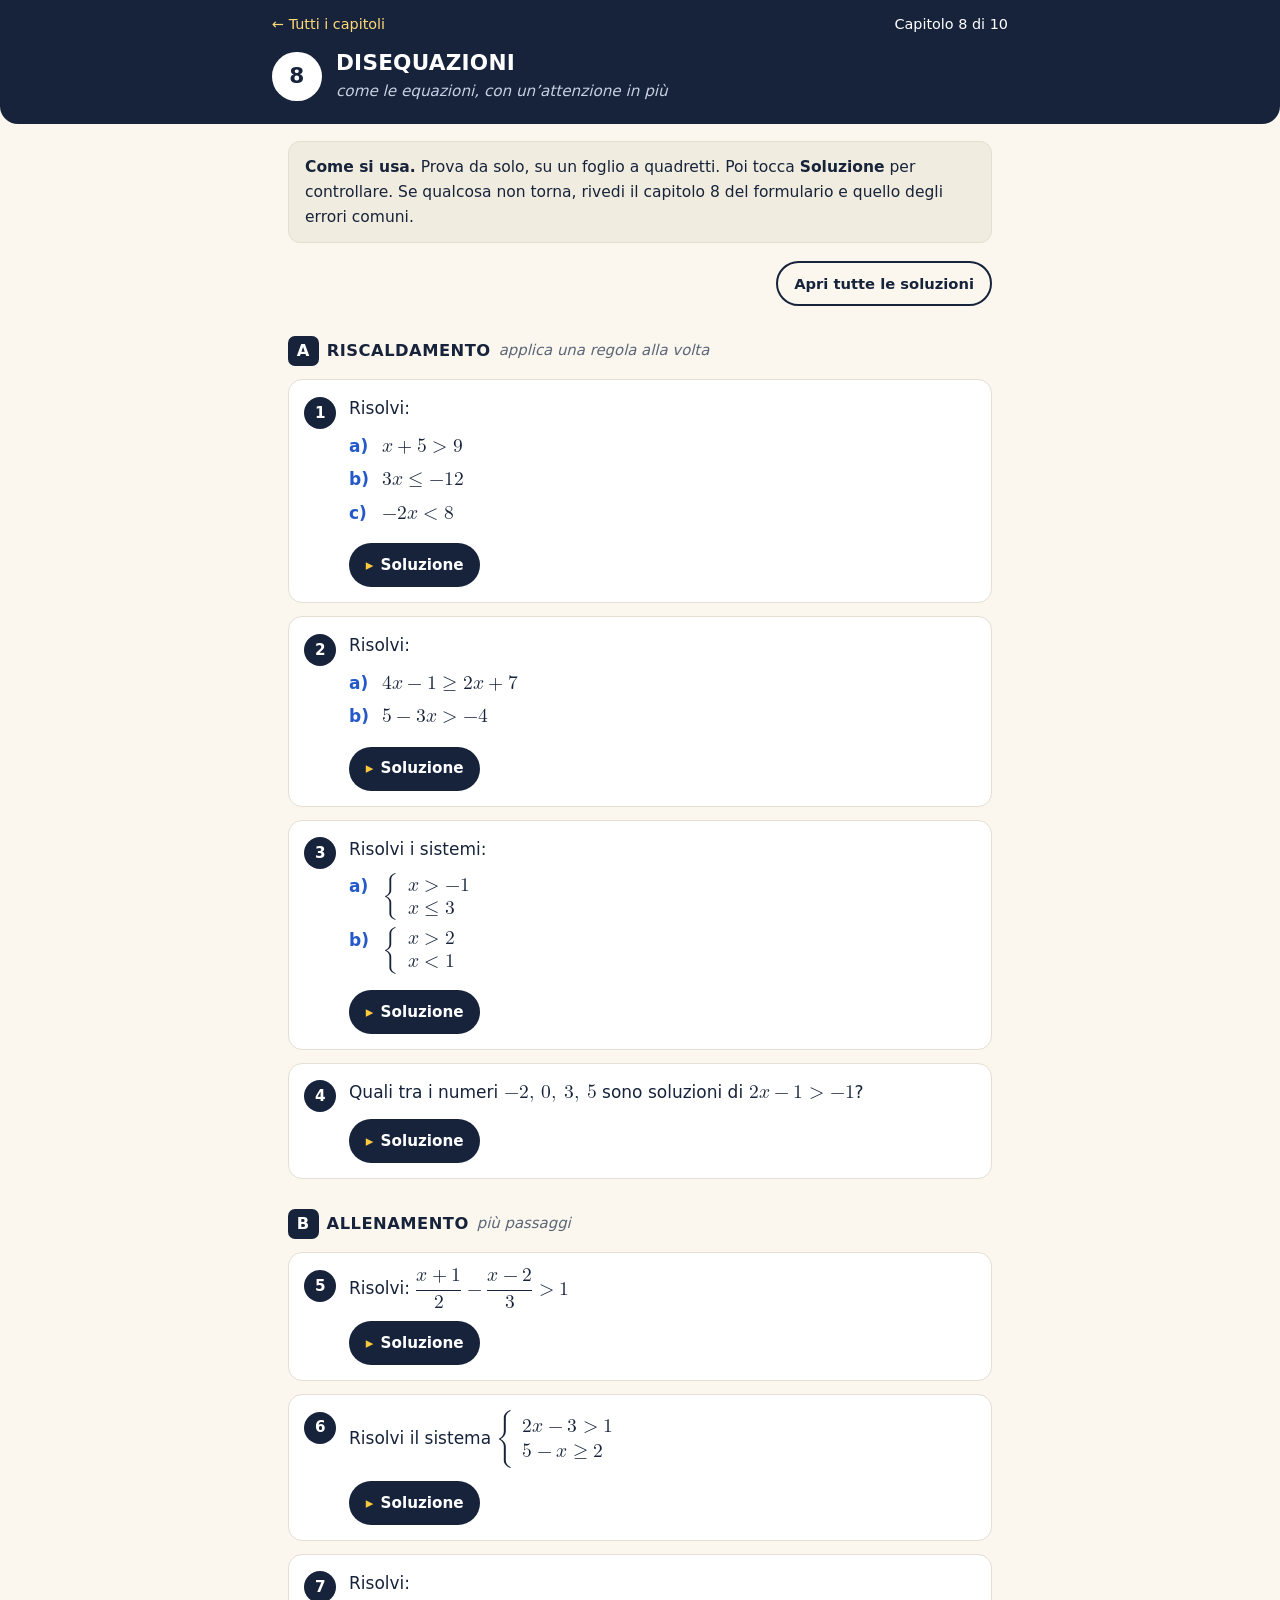
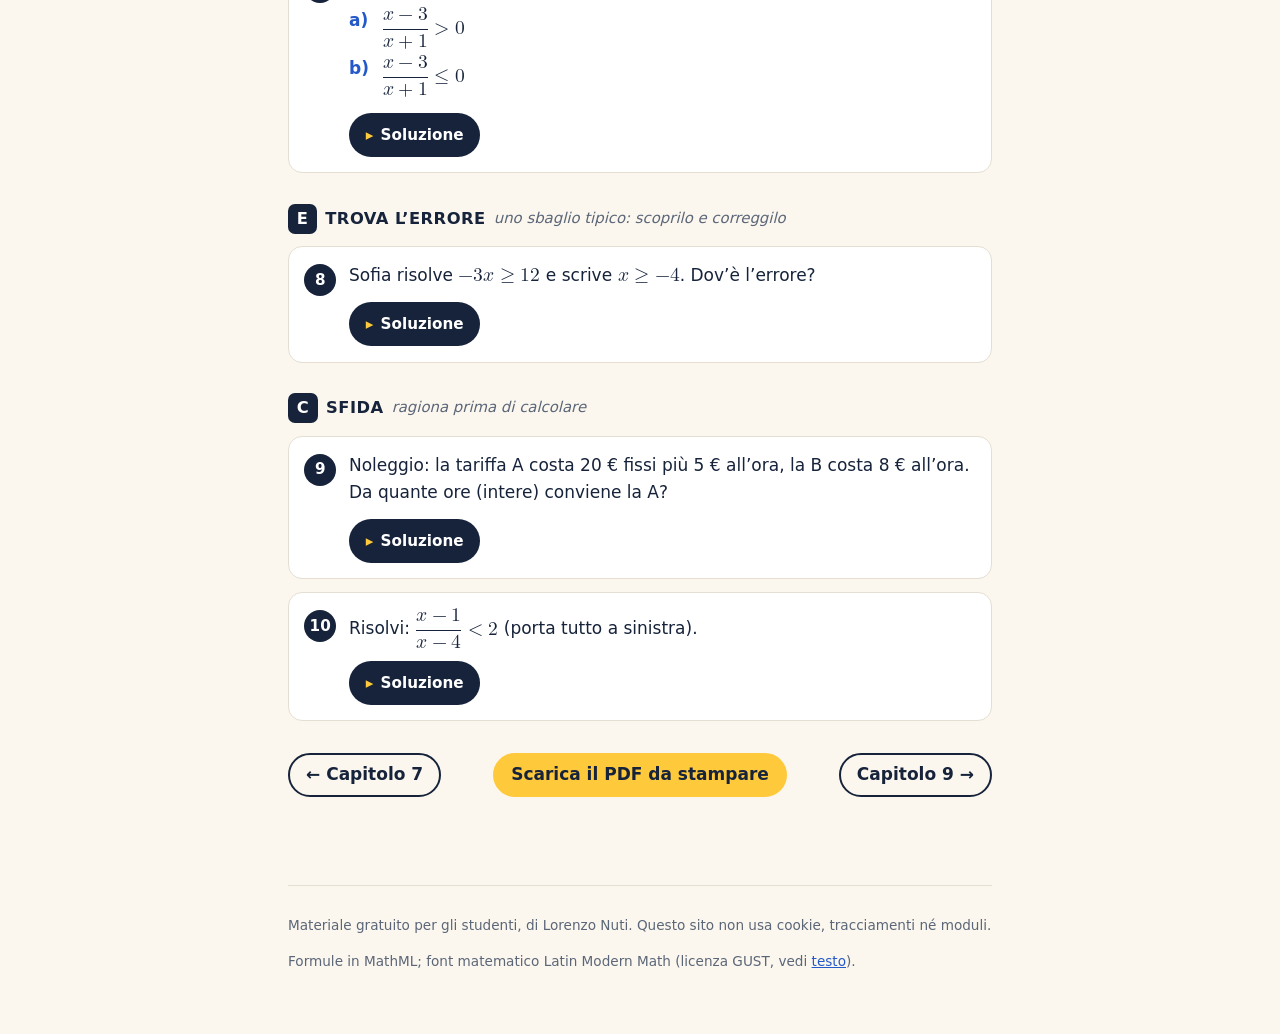
<file: c8.html>
<!doctype html>
<html lang="it">
<head>
<meta charset="utf-8">
<meta name="viewport" content="width=device-width, initial-scale=1">
<meta name="theme-color" content="#16233a">
<title>Cap. 8 · Disequazioni — Matematica primo anno</title>
<meta name="description" content="Esercizi di autoverifica: Disequazioni. Matematica primo anno, di Lorenzo Nuti.">
<link rel="icon" href="data:image/svg+xml,%3Csvg xmlns='http://www.w3.org/2000/svg' viewBox='0 0 32 32'%3E%3Crect width='32' height='32' rx='7' fill='%2316233a'/%3E%3Ctext x='16' y='23' font-size='20' text-anchor='middle' fill='%23ffc93c' font-family='serif'%3E%E2%88%91%3C/text%3E%3C/svg%3E">
<link rel="stylesheet" href="style.css">
</head>
<body>
<header class="top"><div class="in">
<div class="nav"><a href="index.html">← Tutti i capitoli</a><span>Capitolo 8 di 10</span></div>
<div class="hd"><div class="badge">8</div><div><h1>Disequazioni</h1><p>come le equazioni, con un’attenzione in più</p></div></div>
</div></header>
<main class="wrap">
<div class="how"><b>Come si usa.</b> Prova da solo, su un foglio a quadretti. Poi tocca <b>Soluzione</b> per controllare. Se qualcosa non torna, rivedi il capitolo&nbsp;8 del formulario e quello degli errori comuni.</div>
<p class="tools"><button id="tutte" type="button" hidden>Apri tutte le soluzioni</button></p>
<h2 class="lv lvA"><span class="l">A</span> Riscaldamento <small>applica una regola alla volta</small></h2>
<article class="ex" id="e1"><div class="num">1</div><div class="body"><div class="txt"><p>Risolvi:</p><ul class="sub"><li><span class="lab">a)</span><span><math display="inline" xmlns="http://www.w3.org/1998/Math/MathML"><mrow><mi>x</mi><mo>+</mo><mn>5</mn><mo>&gt;</mo><mn>9</mn></mrow></math></span></li><li><span class="lab">b)</span><span><math xmlns="http://www.w3.org/1998/Math/MathML" display="inline"><mrow><mn>3</mn><mi>x</mi><mo>≤</mo><mo form="prefix">−</mo><mn>12</mn></mrow></math></span></li><li><span class="lab">c)</span><span><math xmlns="http://www.w3.org/1998/Math/MathML" display="inline"><mrow><mo form="prefix">−</mo><mn>2</mn><mi>x</mi><mo>&lt;</mo><mn>8</mn></mrow></math></span></li></ul></div><details class="sol"><summary>Soluzione</summary><div class="sbody"><ul class="sub"><li><span class="lab">a)</span><span><math display="inline" xmlns="http://www.w3.org/1998/Math/MathML"><mrow><mi>x</mi><mo>&gt;</mo><mn>4</mn></mrow></math></span></li><li><span class="lab">b)</span><span><math xmlns="http://www.w3.org/1998/Math/MathML" display="inline"><mrow><mi>x</mi><mo>≤</mo><mo form="prefix">−</mo><mn>4</mn></mrow></math></span></li><li><span class="lab">c)</span><span><math xmlns="http://www.w3.org/1998/Math/MathML" display="inline"><mrow><mi>x</mi><mo>&gt;</mo><mo form="prefix">−</mo><mn>4</mn></mrow></math>
(dividendo per
<math xmlns="http://www.w3.org/1998/Math/MathML" display="inline"><mrow><mo form="prefix">−</mo><mn>2</mn></mrow></math>
il verso si inverte)</span></li></ul></div></details></div></article>
<article class="ex" id="e2"><div class="num">2</div><div class="body"><div class="txt"><p>Risolvi:</p><ul class="sub"><li><span class="lab">a)</span><span><math display="inline" xmlns="http://www.w3.org/1998/Math/MathML"><mrow><mn>4</mn><mi>x</mi><mo>−</mo><mn>1</mn><mo>≥</mo><mn>2</mn><mi>x</mi><mo>+</mo><mn>7</mn></mrow></math></span></li><li><span class="lab">b)</span><span><math xmlns="http://www.w3.org/1998/Math/MathML" display="inline"><mrow><mn>5</mn><mo>−</mo><mn>3</mn><mi>x</mi><mo>&gt;</mo><mo form="prefix">−</mo><mn>4</mn></mrow></math></span></li></ul></div><details class="sol"><summary>Soluzione</summary><div class="sbody"><ul class="sub"><li><span class="lab">a)</span><span><span class="nb"><math display="inline" xmlns="http://www.w3.org/1998/Math/MathML"><mrow><mn>2</mn><mi>x</mi><mo>≥</mo><mn>8</mn></mrow></math>,</span>
<math display="inline" xmlns="http://www.w3.org/1998/Math/MathML"><mrow><mi>x</mi><mo>≥</mo><mn>4</mn></mrow></math></span></li><li><span class="lab">b)</span><span><span class="nb"><math xmlns="http://www.w3.org/1998/Math/MathML" display="inline"><mrow><mo form="prefix">−</mo><mn>3</mn><mi>x</mi><mo>&gt;</mo><mo form="prefix">−</mo><mn>9</mn></mrow></math>,</span>
<math display="inline" xmlns="http://www.w3.org/1998/Math/MathML"><mrow><mi>x</mi><mo>&lt;</mo><mn>3</mn></mrow></math></span></li></ul></div></details></div></article>
<article class="ex" id="e3"><div class="num">3</div><div class="body"><div class="txt"><p>Risolvi i sistemi:</p><ul class="sub"><li><span class="lab">a)</span><span><math xmlns="http://www.w3.org/1998/Math/MathML" display="inline"><mrow><mo stretchy="true" form="prefix">{</mo><mtable><mtr><mtd columnalign="left" style="text-align: left"><mi>x</mi><mo>&gt;</mo><mo form="prefix">−</mo><mn>1</mn></mtd></mtr><mtr><mtd columnalign="left" style="text-align: left"><mi>x</mi><mo>≤</mo><mn>3</mn></mtd></mtr></mtable></mrow></math></span></li><li><span class="lab">b)</span><span><math display="inline" xmlns="http://www.w3.org/1998/Math/MathML"><mrow><mo stretchy="true" form="prefix">{</mo><mtable><mtr><mtd columnalign="left" style="text-align: left"><mi>x</mi><mo>&gt;</mo><mn>2</mn></mtd></mtr><mtr><mtd columnalign="left" style="text-align: left"><mi>x</mi><mo>&lt;</mo><mn>1</mn></mtd></mtr></mtable></mrow></math></span></li></ul></div><details class="sol"><summary>Soluzione</summary><div class="sbody"><ul class="sub"><li><span class="lab">a)</span><span><math xmlns="http://www.w3.org/1998/Math/MathML" display="inline"><mrow><mo form="prefix">−</mo><mn>1</mn><mo>&lt;</mo><mi>x</mi><mo>≤</mo><mn>3</mn></mrow></math></span></li><li><span class="lab">b)</span><span>nessuna soluzione (impossibile)</span></li></ul></div></details></div></article>
<article class="ex" id="e4"><div class="num">4</div><div class="body"><div class="txt"><p>Quali tra i numeri
<math xmlns="http://www.w3.org/1998/Math/MathML" display="inline"><mrow><mo form="prefix">−</mo><mn>2</mn><mo>,</mo><mspace width="0.222em"/><mn>0</mn><mo>,</mo><mspace width="0.222em"/><mn>3</mn><mo>,</mo><mspace width="0.222em"/><mn>5</mn></mrow></math>
sono soluzioni di
<span class="nb"><math xmlns="http://www.w3.org/1998/Math/MathML" display="inline"><mrow><mn>2</mn><mi>x</mi><mo>−</mo><mn>1</mn><mo>&gt;</mo><mo form="prefix">−</mo><mn>1</mn></mrow></math>?</span></p></div><details class="sol"><summary>Soluzione</summary><div class="sbody"><p><span class="nb"><math display="inline" xmlns="http://www.w3.org/1998/Math/MathML"><mrow><mn>2</mn><mi>x</mi><mo>&gt;</mo><mn>0</mn></mrow></math>,</span>
cioè
<span class="nb"><math display="inline" xmlns="http://www.w3.org/1998/Math/MathML"><mrow><mi>x</mi><mo>&gt;</mo><mn>0</mn></mrow></math>:</span>
sono soluzioni 3 e 5.</p></div></details></div></article>
<h2 class="lv lvB"><span class="l">B</span> Allenamento <small>più passaggi</small></h2>
<article class="ex" id="e5"><div class="num">5</div><div class="body"><div class="txt"><p>Risolvi:
<math display="inline" xmlns="http://www.w3.org/1998/Math/MathML"><mrow><mfrac displaystyle="true"><mrow><mi>x</mi><mo>+</mo><mn>1</mn></mrow><mn>2</mn></mfrac><mo>−</mo><mfrac displaystyle="true"><mrow><mi>x</mi><mo>−</mo><mn>2</mn></mrow><mn>3</mn></mfrac><mo>&gt;</mo><mn>1</mn></mrow></math></p></div><details class="sol"><summary>Soluzione</summary><div class="sbody"><p>Moltiplico per 6:
<math xmlns="http://www.w3.org/1998/Math/MathML" display="inline"><mrow><mn>3</mn><mrow><mo stretchy="false" form="prefix">(</mo><mi>x</mi><mo>+</mo><mn>1</mn><mo stretchy="false" form="postfix">)</mo></mrow></mrow></math><wbr><math xmlns="http://www.w3.org/1998/Math/MathML" display="inline"><mrow><mo form="infix">−</mo><mn>2</mn><mrow><mo stretchy="false" form="prefix">(</mo><mi>x</mi><mo>−</mo><mn>2</mn><mo stretchy="false" form="postfix">)</mo></mrow></mrow></math><wbr><span class="nb"><math xmlns="http://www.w3.org/1998/Math/MathML" display="inline"><mrow><mo form="infix">&gt;</mo><mn>6</mn></mrow></math>,</span>
<span class="nb"><math display="inline" xmlns="http://www.w3.org/1998/Math/MathML"><mrow><mi>x</mi><mo>+</mo><mn>7</mn><mo>&gt;</mo><mn>6</mn></mrow></math>,</span>
<span class="nb"><math xmlns="http://www.w3.org/1998/Math/MathML" display="inline"><mrow><mi>x</mi><mo>&gt;</mo><mo form="prefix">−</mo><mn>1</mn></mrow></math>.</span></p></div></details></div></article>
<article class="ex" id="e6"><div class="num">6</div><div class="body"><div class="txt"><p>Risolvi il sistema
<math display="inline" xmlns="http://www.w3.org/1998/Math/MathML"><mrow><mo stretchy="true" form="prefix">{</mo><mtable><mtr><mtd columnalign="left" style="text-align: left"><mn>2</mn><mi>x</mi><mo>−</mo><mn>3</mn><mo>&gt;</mo><mn>1</mn></mtd></mtr><mtr><mtd columnalign="left" style="text-align: left"><mn>5</mn><mo>−</mo><mi>x</mi><mo>≥</mo><mn>2</mn></mtd></mtr></mtable></mrow></math></p></div><details class="sol"><summary>Soluzione</summary><div class="sbody"><p>Prima:
<span class="nb"><math display="inline" xmlns="http://www.w3.org/1998/Math/MathML"><mrow><mi>x</mi><mo>&gt;</mo><mn>2</mn></mrow></math>.</span>
Seconda:
<span class="nb"><math xmlns="http://www.w3.org/1998/Math/MathML" display="inline"><mrow><mo form="prefix">−</mo><mi>x</mi><mo>≥</mo><mo form="prefix">−</mo><mn>3</mn></mrow></math>,</span>
<span class="nb"><math display="inline" xmlns="http://www.w3.org/1998/Math/MathML"><mrow><mi>x</mi><mo>≤</mo><mn>3</mn></mrow></math>.</span>
Soluzione:
<span class="nb"><math display="inline" xmlns="http://www.w3.org/1998/Math/MathML"><mrow><mn>2</mn><mo>&lt;</mo><mi>x</mi><mo>≤</mo><mn>3</mn></mrow></math>.</span></p></div></details></div></article>
<article class="ex" id="e7"><div class="num">7</div><div class="body"><div class="txt"><p>Risolvi:</p><ul class="sub"><li><span class="lab">a)</span><span><math display="inline" xmlns="http://www.w3.org/1998/Math/MathML"><mrow><mfrac displaystyle="true"><mrow><mi>x</mi><mo>−</mo><mn>3</mn></mrow><mrow><mi>x</mi><mo>+</mo><mn>1</mn></mrow></mfrac><mo>&gt;</mo><mn>0</mn></mrow></math></span></li><li><span class="lab">b)</span><span><math display="inline" xmlns="http://www.w3.org/1998/Math/MathML"><mrow><mfrac displaystyle="true"><mrow><mi>x</mi><mo>−</mo><mn>3</mn></mrow><mrow><mi>x</mi><mo>+</mo><mn>1</mn></mrow></mfrac><mo>≤</mo><mn>0</mn></mrow></math></span></li></ul></div><details class="sol"><summary>Soluzione</summary><div class="sbody"><p>Segni:
<math display="inline" xmlns="http://www.w3.org/1998/Math/MathML"><mrow><mi>N</mi><mo>&gt;</mo><mn>0</mn></mrow></math>
per
<span class="nb"><math display="inline" xmlns="http://www.w3.org/1998/Math/MathML"><mrow><mi>x</mi><mo>&gt;</mo><mn>3</mn></mrow></math>,</span>
<math display="inline" xmlns="http://www.w3.org/1998/Math/MathML"><mrow><mi>D</mi><mo>&gt;</mo><mn>0</mn></mrow></math>
per
<span class="nb"><math xmlns="http://www.w3.org/1998/Math/MathML" display="inline"><mrow><mi>x</mi><mo>&gt;</mo><mo form="prefix">−</mo><mn>1</mn></mrow></math>.</span></p><ul class="sub"><li><span class="lab">a)</span><span><math xmlns="http://www.w3.org/1998/Math/MathML" display="inline"><mrow><mi>x</mi><mo>&lt;</mo><mo form="prefix">−</mo><mn>1</mn></mrow></math>
oppure
<math display="inline" xmlns="http://www.w3.org/1998/Math/MathML"><mrow><mi>x</mi><mo>&gt;</mo><mn>3</mn></mrow></math></span></li><li><span class="lab">b)</span><span><math xmlns="http://www.w3.org/1998/Math/MathML" display="inline"><mrow><mo form="prefix">−</mo><mn>1</mn><mo>&lt;</mo><mi>x</mi><mo>≤</mo><mn>3</mn></mrow></math></span></li></ul></div></details></div></article>
<h2 class="lv lvE"><span class="l">E</span> Trova l’errore <small>uno sbaglio tipico: scoprilo e correggilo</small></h2>
<article class="ex" id="e8"><div class="num">8</div><div class="body"><div class="txt"><p>Sofia risolve
<math xmlns="http://www.w3.org/1998/Math/MathML" display="inline"><mrow><mo form="prefix">−</mo><mn>3</mn><mi>x</mi><mo>≥</mo><mn>12</mn></mrow></math>
e scrive
<span class="nb"><math xmlns="http://www.w3.org/1998/Math/MathML" display="inline"><mrow><mi>x</mi><mo>≥</mo><mo form="prefix">−</mo><mn>4</mn></mrow></math>.</span>
Dov’è l’errore?</p></div><details class="sol"><summary>Soluzione</summary><div class="sbody"><p>Dividendo per un numero negativo il verso si inverte:
<span class="nb"><math xmlns="http://www.w3.org/1998/Math/MathML" display="inline"><mrow><mi>x</mi><mo>≤</mo><mo form="prefix">−</mo><mn>4</mn></mrow></math>.</span></p></div></details></div></article>
<h2 class="lv lvC"><span class="l">C</span> Sfida <small>ragiona prima di calcolare</small></h2>
<article class="ex" id="e9"><div class="num">9</div><div class="body"><div class="txt"><p>Noleggio: la tariffa A costa 20 € fissi più 5 € all’ora, la B costa
8 € all’ora. Da quante ore (intere) conviene la A?</p></div><details class="sol"><summary>Soluzione</summary><div class="sbody"><p><span class="nb"><math display="inline" xmlns="http://www.w3.org/1998/Math/MathML"><mrow><mn>20</mn><mo>+</mo><mn>5</mn><mi>h</mi><mo>&lt;</mo><mn>8</mn><mi>h</mi></mrow></math>,</span>
<span class="nb"><math display="inline" xmlns="http://www.w3.org/1998/Math/MathML"><mrow><mn>20</mn><mo>&lt;</mo><mn>3</mn><mi>h</mi></mrow></math>,</span>
<span class="nb"><math display="inline" xmlns="http://www.w3.org/1998/Math/MathML"><mrow><mi>h</mi><mo>&gt;</mo><mfrac displaystyle="true"><mn>20</mn><mn>3</mn></mfrac><mo>≈</mo><mn>6,7</mn></mrow></math>.</span>
Conviene la A da 7 ore in su.</p></div></details></div></article>
<article class="ex" id="e10"><div class="num">10</div><div class="body"><div class="txt"><p>Risolvi:
<math display="inline" xmlns="http://www.w3.org/1998/Math/MathML"><mrow><mfrac displaystyle="true"><mrow><mi>x</mi><mo>−</mo><mn>1</mn></mrow><mrow><mi>x</mi><mo>−</mo><mn>4</mn></mrow></mfrac><mo>&lt;</mo><mn>2</mn></mrow></math>
(porta tutto a sinistra).</p></div><details class="sol"><summary>Soluzione</summary><div class="sbody"><p><math xmlns="http://www.w3.org/1998/Math/MathML" display="inline"><mrow><mfrac displaystyle="true"><mrow><mi>x</mi><mo>−</mo><mn>1</mn><mo>−</mo><mn>2</mn><mrow><mo stretchy="false" form="prefix">(</mo><mi>x</mi><mo>−</mo><mn>4</mn><mo stretchy="false" form="postfix">)</mo></mrow></mrow><mrow><mi>x</mi><mo>−</mo><mn>4</mn></mrow></mfrac></mrow></math><wbr><span class="nb"><math xmlns="http://www.w3.org/1998/Math/MathML" display="inline"><mrow><mo form="infix">&lt;</mo><mn>0</mn></mrow></math>,</span>
cioè
<span class="nb"><math display="inline" xmlns="http://www.w3.org/1998/Math/MathML"><mrow><mfrac displaystyle="true"><mrow><mn>7</mn><mo>−</mo><mi>x</mi></mrow><mrow><mi>x</mi><mo>−</mo><mn>4</mn></mrow></mfrac><mo>&lt;</mo><mn>0</mn></mrow></math>,</span>
cioè
<span class="nb"><math display="inline" xmlns="http://www.w3.org/1998/Math/MathML"><mrow><mfrac displaystyle="true"><mrow><mi>x</mi><mo>−</mo><mn>7</mn></mrow><mrow><mi>x</mi><mo>−</mo><mn>4</mn></mrow></mfrac><mo>&gt;</mo><mn>0</mn></mrow></math>.</span>
Soluzione:
<math display="inline" xmlns="http://www.w3.org/1998/Math/MathML"><mrow><mi>x</mi><mo>&lt;</mo><mn>4</mn></mrow></math>
oppure
<span class="nb"><math display="inline" xmlns="http://www.w3.org/1998/Math/MathML"><mrow><mi>x</mi><mo>&gt;</mo><mn>7</mn></mrow></math>.</span></p></div></details></div></article>
<nav class="bottom" aria-label="Navigazione tra i capitoli"><a href="c7.html">← Capitolo 7</a><a class="pdf" href="c8.pdf">Scarica il PDF da stampare</a><a href="c9.html">Capitolo 9 →</a></nav>
</main>
<div class="wrap"><footer>
<p>Materiale gratuito per gli studenti, di Lorenzo Nuti. Questo sito non usa cookie, tracciamenti né moduli.</p>
<p>Formule in MathML; font matematico Latin Modern Math (licenza GUST, vedi <a href="LICENZA-font-GUST.txt">testo</a>).</p>
</footer>
</div>
<script>
(function(){var b=document.getElementById('tutte');if(!b)return;b.hidden=false;var open=false;
b.addEventListener('click',function(){open=!open;
document.querySelectorAll('details.sol').forEach(function(d){d.open=open;});
b.textContent=open?'Chiudi tutte le soluzioni':'Apri tutte le soluzioni';});})();
</script>
</body></html>
</file>
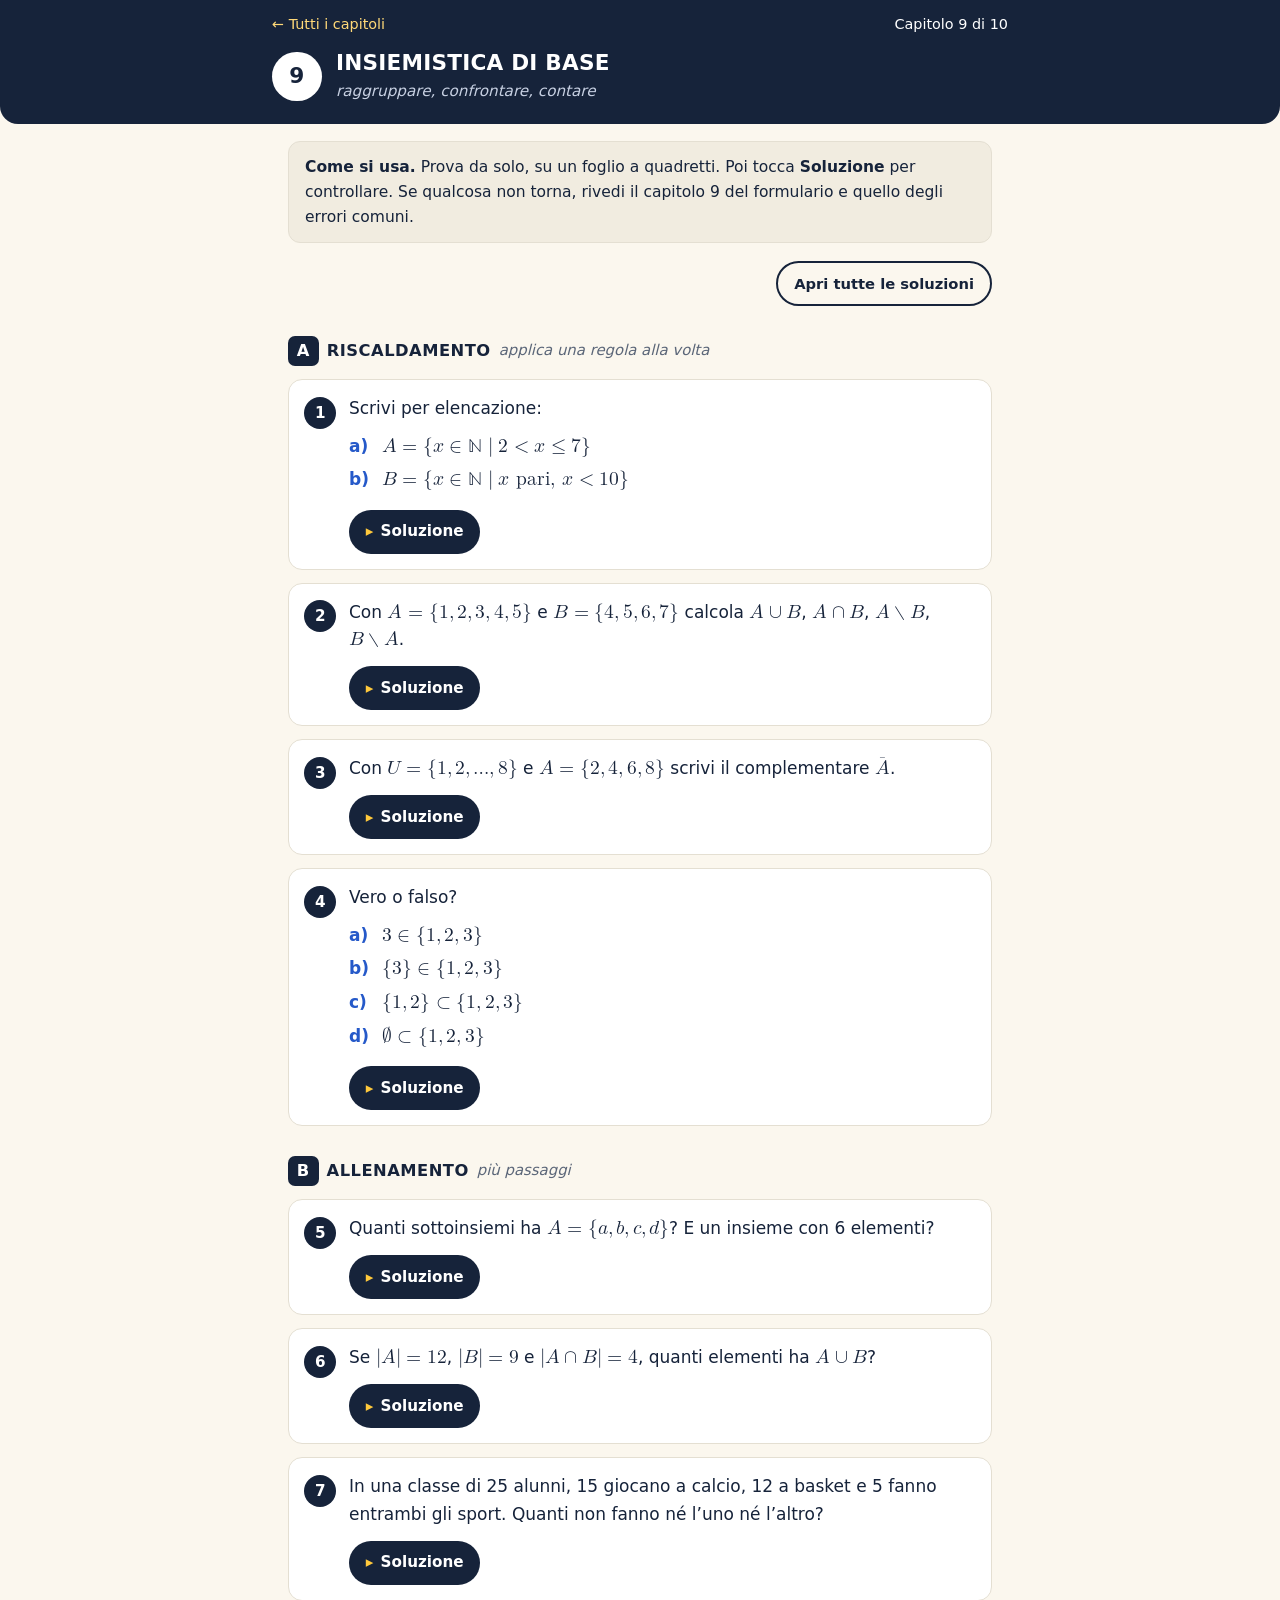
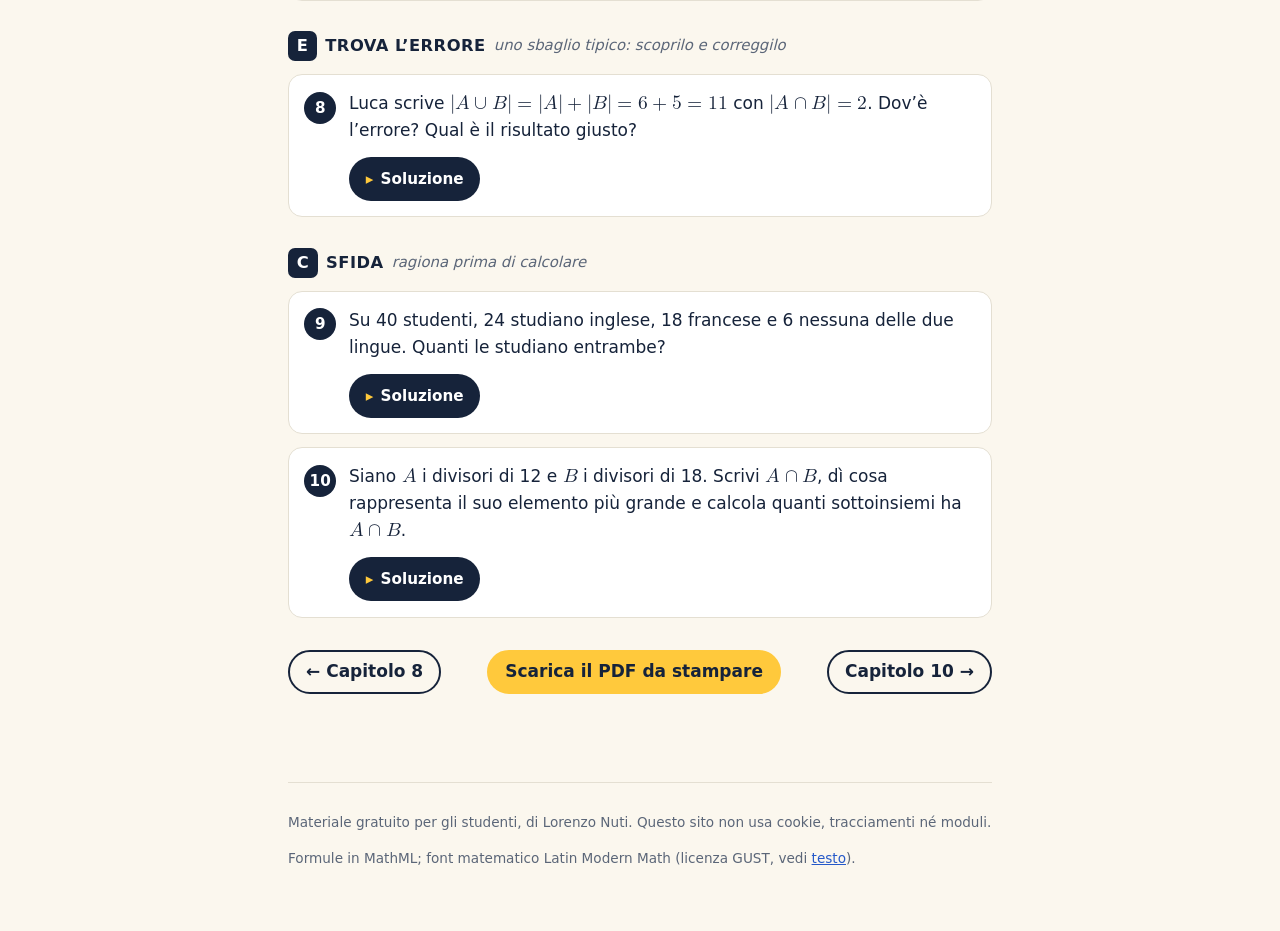
<file: c9.html>
<!doctype html>
<html lang="it">
<head>
<meta charset="utf-8">
<meta name="viewport" content="width=device-width, initial-scale=1">
<meta name="theme-color" content="#16233a">
<title>Cap. 9 · Insiemistica di base — Matematica primo anno</title>
<meta name="description" content="Esercizi di autoverifica: Insiemistica di base. Matematica primo anno, di Lorenzo Nuti.">
<link rel="icon" href="data:image/svg+xml,%3Csvg xmlns='http://www.w3.org/2000/svg' viewBox='0 0 32 32'%3E%3Crect width='32' height='32' rx='7' fill='%2316233a'/%3E%3Ctext x='16' y='23' font-size='20' text-anchor='middle' fill='%23ffc93c' font-family='serif'%3E%E2%88%91%3C/text%3E%3C/svg%3E">
<link rel="stylesheet" href="style.css">
</head>
<body>
<header class="top"><div class="in">
<div class="nav"><a href="index.html">← Tutti i capitoli</a><span>Capitolo 9 di 10</span></div>
<div class="hd"><div class="badge">9</div><div><h1>Insiemistica di base</h1><p>raggruppare, confrontare, contare</p></div></div>
</div></header>
<main class="wrap">
<div class="how"><b>Come si usa.</b> Prova da solo, su un foglio a quadretti. Poi tocca <b>Soluzione</b> per controllare. Se qualcosa non torna, rivedi il capitolo&nbsp;9 del formulario e quello degli errori comuni.</div>
<p class="tools"><button id="tutte" type="button" hidden>Apri tutte le soluzioni</button></p>
<h2 class="lv lvA"><span class="l">A</span> Riscaldamento <small>applica una regola alla volta</small></h2>
<article class="ex" id="e1"><div class="num">1</div><div class="body"><div class="txt"><p>Scrivi per elencazione:</p><ul class="sub"><li><span class="lab">a)</span><span><math display="inline" xmlns="http://www.w3.org/1998/Math/MathML"><mrow><mi>A</mi><mo>=</mo><mo stretchy="false" form="prefix">{</mo><mi>x</mi><mo>∈</mo><mi>ℕ</mi><mo>∣</mo><mn>2</mn><mo>&lt;</mo><mi>x</mi><mo>≤</mo><mn>7</mn><mo stretchy="false" form="postfix">}</mo></mrow></math></span></li><li><span class="lab">b)</span><span><math xmlns="http://www.w3.org/1998/Math/MathML" display="inline"><mrow><mi>B</mi></mrow></math><wbr><math xmlns="http://www.w3.org/1998/Math/MathML" display="inline"><mrow><mo form="infix">=</mo><mo stretchy="false" form="prefix">{</mo><mi>x</mi><mo>∈</mo><mi>ℕ</mi><mo>∣</mo><mi>x</mi><mrow><mspace width="0.333em"/><mtext mathvariant="normal"> pari</mtext></mrow><mo>,</mo></mrow></math><wbr><math xmlns="http://www.w3.org/1998/Math/MathML" display="inline"><mrow><mspace width="0.222em"/><mi>x</mi></mrow></math><wbr><math xmlns="http://www.w3.org/1998/Math/MathML" display="inline"><mrow><mo form="infix">&lt;</mo><mn>10</mn><mo stretchy="false" form="postfix">}</mo></mrow></math></span></li></ul></div><details class="sol"><summary>Soluzione</summary><div class="sbody"><ul class="sub"><li><span class="lab">a)</span><span><math display="inline" xmlns="http://www.w3.org/1998/Math/MathML"><mrow><mi>A</mi><mo>=</mo><mo stretchy="false" form="prefix">{</mo><mn>3</mn><mo>,</mo><mn>4</mn><mo>,</mo><mn>5</mn><mo>,</mo><mn>6</mn><mo>,</mo><mn>7</mn><mo stretchy="false" form="postfix">}</mo></mrow></math></span></li><li><span class="lab">b)</span><span><math display="inline" xmlns="http://www.w3.org/1998/Math/MathML"><mrow><mi>B</mi><mo>=</mo><mo stretchy="false" form="prefix">{</mo><mn>0</mn><mo>,</mo><mn>2</mn><mo>,</mo><mn>4</mn><mo>,</mo><mn>6</mn><mo>,</mo><mn>8</mn><mo stretchy="false" form="postfix">}</mo></mrow></math></span></li></ul></div></details></div></article>
<article class="ex" id="e2"><div class="num">2</div><div class="body"><div class="txt"><p>Con
<math display="inline" xmlns="http://www.w3.org/1998/Math/MathML"><mrow><mi>A</mi><mo>=</mo><mo stretchy="false" form="prefix">{</mo><mn>1</mn><mo>,</mo><mn>2</mn><mo>,</mo><mn>3</mn><mo>,</mo><mn>4</mn><mo>,</mo><mn>5</mn><mo stretchy="false" form="postfix">}</mo></mrow></math>
e
<math display="inline" xmlns="http://www.w3.org/1998/Math/MathML"><mrow><mi>B</mi><mo>=</mo><mo stretchy="false" form="prefix">{</mo><mn>4</mn><mo>,</mo><mn>5</mn><mo>,</mo><mn>6</mn><mo>,</mo><mn>7</mn><mo stretchy="false" form="postfix">}</mo></mrow></math>
calcola
<span class="nb"><math display="inline" xmlns="http://www.w3.org/1998/Math/MathML"><mrow><mi>A</mi><mo>∪</mo><mi>B</mi></mrow></math>,</span>
<span class="nb"><math display="inline" xmlns="http://www.w3.org/1998/Math/MathML"><mrow><mi>A</mi><mo>∩</mo><mi>B</mi></mrow></math>,</span>
<span class="nb"><math display="inline" xmlns="http://www.w3.org/1998/Math/MathML"><mrow><mi>A</mi><mo>∖</mo><mi>B</mi></mrow></math>,</span>
<span class="nb"><math display="inline" xmlns="http://www.w3.org/1998/Math/MathML"><mrow><mi>B</mi><mo>∖</mo><mi>A</mi></mrow></math>.</span></p></div><details class="sol"><summary>Soluzione</summary><div class="sbody"><p><math xmlns="http://www.w3.org/1998/Math/MathML" display="inline"><mrow><mi>A</mi><mo>∪</mo><mi>B</mi></mrow></math><wbr><math xmlns="http://www.w3.org/1998/Math/MathML" display="inline"><mrow><mo form="infix">=</mo><mo stretchy="false" form="prefix">{</mo><mn>1</mn><mo>,</mo></mrow></math><wbr><math xmlns="http://www.w3.org/1998/Math/MathML" display="inline"><mrow><mn>2</mn><mo>,</mo></mrow></math><wbr><math xmlns="http://www.w3.org/1998/Math/MathML" display="inline"><mrow><mn>3</mn><mo>,</mo></mrow></math><wbr><math xmlns="http://www.w3.org/1998/Math/MathML" display="inline"><mrow><mn>4</mn><mo>,</mo></mrow></math><wbr><math xmlns="http://www.w3.org/1998/Math/MathML" display="inline"><mrow><mn>5</mn><mo>,</mo></mrow></math><wbr><math xmlns="http://www.w3.org/1998/Math/MathML" display="inline"><mrow><mn>6</mn><mo>,</mo></mrow></math><wbr><span class="nb"><math xmlns="http://www.w3.org/1998/Math/MathML" display="inline"><mrow><mn>7</mn><mo stretchy="false" form="postfix">}</mo></mrow></math>,</span>
 <span class="nb"><math display="inline" xmlns="http://www.w3.org/1998/Math/MathML"><mrow><mi>A</mi><mo>∩</mo><mi>B</mi><mo>=</mo><mo stretchy="false" form="prefix">{</mo><mn>4</mn><mo>,</mo><mn>5</mn><mo stretchy="false" form="postfix">}</mo></mrow></math>,</span>
 <span class="nb"><math display="inline" xmlns="http://www.w3.org/1998/Math/MathML"><mrow><mi>A</mi><mo>∖</mo><mi>B</mi><mo>=</mo><mo stretchy="false" form="prefix">{</mo><mn>1</mn><mo>,</mo><mn>2</mn><mo>,</mo><mn>3</mn><mo stretchy="false" form="postfix">}</mo></mrow></math>,</span>
 <math display="inline" xmlns="http://www.w3.org/1998/Math/MathML"><mrow><mi>B</mi><mo>∖</mo><mi>A</mi><mo>=</mo><mo stretchy="false" form="prefix">{</mo><mn>6</mn><mo>,</mo><mn>7</mn><mo stretchy="false" form="postfix">}</mo></mrow></math></p></div></details></div></article>
<article class="ex" id="e3"><div class="num">3</div><div class="body"><div class="txt"><p>Con
<math display="inline" xmlns="http://www.w3.org/1998/Math/MathML"><mrow><mi>U</mi><mo>=</mo><mo stretchy="false" form="prefix">{</mo><mn>1</mn><mo>,</mo><mn>2</mn><mo>,</mo><mi>…</mi><mo>,</mo><mn>8</mn><mo stretchy="false" form="postfix">}</mo></mrow></math>
e
<math display="inline" xmlns="http://www.w3.org/1998/Math/MathML"><mrow><mi>A</mi><mo>=</mo><mo stretchy="false" form="prefix">{</mo><mn>2</mn><mo>,</mo><mn>4</mn><mo>,</mo><mn>6</mn><mo>,</mo><mn>8</mn><mo stretchy="false" form="postfix">}</mo></mrow></math>
scrivi il complementare
<span class="nb"><math display="inline" xmlns="http://www.w3.org/1998/Math/MathML"><mover><mi>A</mi><mo accent="true">¯</mo></mover></math>.</span></p></div><details class="sol"><summary>Soluzione</summary><div class="sbody"><p><math display="inline" xmlns="http://www.w3.org/1998/Math/MathML"><mrow><mover><mi>A</mi><mo accent="true">¯</mo></mover><mo>=</mo><mo stretchy="false" form="prefix">{</mo><mn>1</mn><mo>,</mo><mn>3</mn><mo>,</mo><mn>5</mn><mo>,</mo><mn>7</mn><mo stretchy="false" form="postfix">}</mo></mrow></math></p></div></details></div></article>
<article class="ex" id="e4"><div class="num">4</div><div class="body"><div class="txt"><p>Vero o falso?</p><ul class="sub"><li><span class="lab">a)</span><span><math display="inline" xmlns="http://www.w3.org/1998/Math/MathML"><mrow><mn>3</mn><mo>∈</mo><mo stretchy="false" form="prefix">{</mo><mn>1</mn><mo>,</mo><mn>2</mn><mo>,</mo><mn>3</mn><mo stretchy="false" form="postfix">}</mo></mrow></math></span></li><li><span class="lab">b)</span><span><math display="inline" xmlns="http://www.w3.org/1998/Math/MathML"><mrow><mo stretchy="false" form="prefix">{</mo><mn>3</mn><mo stretchy="false" form="postfix">}</mo><mo>∈</mo><mo stretchy="false" form="prefix">{</mo><mn>1</mn><mo>,</mo><mn>2</mn><mo>,</mo><mn>3</mn><mo stretchy="false" form="postfix">}</mo></mrow></math></span></li><li><span class="lab">c)</span><span><math display="inline" xmlns="http://www.w3.org/1998/Math/MathML"><mrow><mo stretchy="false" form="prefix">{</mo><mn>1</mn><mo>,</mo><mn>2</mn><mo stretchy="false" form="postfix">}</mo><mo>⊂</mo><mo stretchy="false" form="prefix">{</mo><mn>1</mn><mo>,</mo><mn>2</mn><mo>,</mo><mn>3</mn><mo stretchy="false" form="postfix">}</mo></mrow></math></span></li><li><span class="lab">d)</span><span><math display="inline" xmlns="http://www.w3.org/1998/Math/MathML"><mrow><mi>∅</mi><mo>⊂</mo><mo stretchy="false" form="prefix">{</mo><mn>1</mn><mo>,</mo><mn>2</mn><mo>,</mo><mn>3</mn><mo stretchy="false" form="postfix">}</mo></mrow></math></span></li></ul></div><details class="sol"><summary>Soluzione</summary><div class="sbody"><ul class="sub"><li><span class="lab">a)</span><span>V</span></li><li><span class="lab">b)</span><span>F
(<math display="inline" xmlns="http://www.w3.org/1998/Math/MathML"><mrow><mo stretchy="false" form="prefix">{</mo><mn>3</mn><mo stretchy="false" form="postfix">}</mo></mrow></math>
è un insieme, non un elemento)</span></li><li><span class="lab">c)</span><span>V</span></li><li><span class="lab">d)</span><span>V (l’insieme vuoto è sottoinsieme di ogni insieme)</span></li></ul></div></details></div></article>
<h2 class="lv lvB"><span class="l">B</span> Allenamento <small>più passaggi</small></h2>
<article class="ex" id="e5"><div class="num">5</div><div class="body"><div class="txt"><p>Quanti sottoinsiemi ha
<span class="nb"><math display="inline" xmlns="http://www.w3.org/1998/Math/MathML"><mrow><mi>A</mi><mo>=</mo><mo stretchy="false" form="prefix">{</mo><mi>a</mi><mo>,</mo><mi>b</mi><mo>,</mo><mi>c</mi><mo>,</mo><mi>d</mi><mo stretchy="false" form="postfix">}</mo></mrow></math>?</span>
E un insieme con 6 elementi?</p></div><details class="sol"><summary>Soluzione</summary><div class="sbody"><p><math display="inline" xmlns="http://www.w3.org/1998/Math/MathML"><mrow><msup><mn>2</mn><mn>4</mn></msup><mo>=</mo><mn>16</mn></mrow></math>&emsp;e&emsp;<math display="inline" xmlns="http://www.w3.org/1998/Math/MathML"><mrow><msup><mn>2</mn><mn>6</mn></msup><mo>=</mo><mn>64</mn></mrow></math></p></div></details></div></article>
<article class="ex" id="e6"><div class="num">6</div><div class="body"><div class="txt"><p>Se
<span class="nb"><math display="inline" xmlns="http://www.w3.org/1998/Math/MathML"><mrow><mrow><mo stretchy="true" form="prefix">|</mo><mi>A</mi><mo stretchy="true" form="postfix">|</mo></mrow><mo>=</mo><mn>12</mn></mrow></math>,</span>
<math display="inline" xmlns="http://www.w3.org/1998/Math/MathML"><mrow><mrow><mo stretchy="true" form="prefix">|</mo><mi>B</mi><mo stretchy="true" form="postfix">|</mo></mrow><mo>=</mo><mn>9</mn></mrow></math>
e
<span class="nb"><math display="inline" xmlns="http://www.w3.org/1998/Math/MathML"><mrow><mrow><mo stretchy="true" form="prefix">|</mo><mi>A</mi><mo>∩</mo><mi>B</mi><mo stretchy="true" form="postfix">|</mo></mrow><mo>=</mo><mn>4</mn></mrow></math>,</span>
quanti elementi ha
<span class="nb"><math display="inline" xmlns="http://www.w3.org/1998/Math/MathML"><mrow><mi>A</mi><mo>∪</mo><mi>B</mi></mrow></math>?</span></p></div><details class="sol"><summary>Soluzione</summary><div class="sbody"><p><math display="inline" xmlns="http://www.w3.org/1998/Math/MathML"><mrow><mn>12</mn><mo>+</mo><mn>9</mn><mo>−</mo><mn>4</mn><mo>=</mo><mn>17</mn></mrow></math></p></div></details></div></article>
<article class="ex" id="e7"><div class="num">7</div><div class="body"><div class="txt"><p>In una classe di 25 alunni, 15 giocano a calcio, 12 a basket e 5
fanno entrambi gli sport. Quanti non fanno né l’uno né l’altro?</p></div><details class="sol"><summary>Soluzione</summary><div class="sbody"><p>Almeno uno sport:
<span class="nb"><math display="inline" xmlns="http://www.w3.org/1998/Math/MathML"><mrow><mn>15</mn><mo>+</mo><mn>12</mn><mo>−</mo><mn>5</mn><mo>=</mo><mn>22</mn></mrow></math>.</span>
Nessuno:
<span class="nb"><math display="inline" xmlns="http://www.w3.org/1998/Math/MathML"><mrow><mn>25</mn><mo>−</mo><mn>22</mn><mo>=</mo><mn>3</mn></mrow></math>.</span></p></div></details></div></article>
<h2 class="lv lvE"><span class="l">E</span> Trova l’errore <small>uno sbaglio tipico: scoprilo e correggilo</small></h2>
<article class="ex" id="e8"><div class="num">8</div><div class="body"><div class="txt"><p>Luca scrive
<math xmlns="http://www.w3.org/1998/Math/MathML" display="inline"><mrow><mrow><mo stretchy="true" form="prefix">|</mo><mi>A</mi><mo>∪</mo><mi>B</mi><mo stretchy="true" form="postfix">|</mo></mrow></mrow></math><wbr><math xmlns="http://www.w3.org/1998/Math/MathML" display="inline"><mrow><mo form="infix">=</mo><mrow><mo stretchy="true" form="prefix">|</mo><mi>A</mi><mo stretchy="true" form="postfix">|</mo></mrow><mo>+</mo><mrow><mo stretchy="true" form="prefix">|</mo><mi>B</mi><mo stretchy="true" form="postfix">|</mo></mrow></mrow></math><wbr><math xmlns="http://www.w3.org/1998/Math/MathML" display="inline"><mrow><mo form="infix">=</mo><mn>6</mn><mo>+</mo><mn>5</mn></mrow></math><wbr><math xmlns="http://www.w3.org/1998/Math/MathML" display="inline"><mrow><mo form="infix">=</mo><mn>11</mn></mrow></math>
con
<span class="nb"><math display="inline" xmlns="http://www.w3.org/1998/Math/MathML"><mrow><mrow><mo stretchy="true" form="prefix">|</mo><mi>A</mi><mo>∩</mo><mi>B</mi><mo stretchy="true" form="postfix">|</mo></mrow><mo>=</mo><mn>2</mn></mrow></math>.</span>
Dov’è l’errore? Qual è il risultato giusto?</p></div><details class="sol"><summary>Soluzione</summary><div class="sbody"><p>Gli elementi comuni sono contati due volte:
<span class="nb"><math display="inline" xmlns="http://www.w3.org/1998/Math/MathML"><mrow><mrow><mo stretchy="true" form="prefix">|</mo><mi>A</mi><mo>∪</mo><mi>B</mi><mo stretchy="true" form="postfix">|</mo></mrow><mo>=</mo><mn>6</mn><mo>+</mo><mn>5</mn><mo>−</mo><mn>2</mn><mo>=</mo><mn>9</mn></mrow></math>.</span></p></div></details></div></article>
<h2 class="lv lvC"><span class="l">C</span> Sfida <small>ragiona prima di calcolare</small></h2>
<article class="ex" id="e9"><div class="num">9</div><div class="body"><div class="txt"><p>Su 40 studenti, 24 studiano inglese, 18 francese e 6 nessuna delle
due lingue. Quanti le studiano entrambe?</p></div><details class="sol"><summary>Soluzione</summary><div class="sbody"><p>Almeno una lingua:
<span class="nb"><math display="inline" xmlns="http://www.w3.org/1998/Math/MathML"><mrow><mn>40</mn><mo>−</mo><mn>6</mn><mo>=</mo><mn>34</mn></mrow></math>.</span>
<span class="nb"><math display="inline" xmlns="http://www.w3.org/1998/Math/MathML"><mrow><mn>24</mn><mo>+</mo><mn>18</mn><mo>−</mo><mi>x</mi><mo>=</mo><mn>34</mn></mrow></math>,</span>
quindi
<span class="nb"><math display="inline" xmlns="http://www.w3.org/1998/Math/MathML"><mrow><mi>x</mi><mo>=</mo><mn>8</mn></mrow></math>.</span></p></div></details></div></article>
<article class="ex" id="e10"><div class="num">10</div><div class="body"><div class="txt"><p>Siano
<math display="inline" xmlns="http://www.w3.org/1998/Math/MathML"><mi>A</mi></math>
i divisori di 12 e
<math display="inline" xmlns="http://www.w3.org/1998/Math/MathML"><mi>B</mi></math>
i divisori di 18. Scrivi
<span class="nb"><math display="inline" xmlns="http://www.w3.org/1998/Math/MathML"><mrow><mi>A</mi><mo>∩</mo><mi>B</mi></mrow></math>,</span>
dì cosa rappresenta il suo elemento più grande e calcola quanti
sottoinsiemi ha
<span class="nb"><math display="inline" xmlns="http://www.w3.org/1998/Math/MathML"><mrow><mi>A</mi><mo>∩</mo><mi>B</mi></mrow></math>.</span></p></div><details class="sol"><summary>Soluzione</summary><div class="sbody"><p><math xmlns="http://www.w3.org/1998/Math/MathML" display="inline"><mrow><mi>A</mi></mrow></math><wbr><math xmlns="http://www.w3.org/1998/Math/MathML" display="inline"><mrow><mo form="infix">=</mo><mo stretchy="false" form="prefix">{</mo><mn>1</mn><mo>,</mo></mrow></math><wbr><math xmlns="http://www.w3.org/1998/Math/MathML" display="inline"><mrow><mn>2</mn><mo>,</mo></mrow></math><wbr><math xmlns="http://www.w3.org/1998/Math/MathML" display="inline"><mrow><mn>3</mn><mo>,</mo></mrow></math><wbr><math xmlns="http://www.w3.org/1998/Math/MathML" display="inline"><mrow><mn>4</mn><mo>,</mo></mrow></math><wbr><math xmlns="http://www.w3.org/1998/Math/MathML" display="inline"><mrow><mn>6</mn><mo>,</mo></mrow></math><wbr><span class="nb"><math xmlns="http://www.w3.org/1998/Math/MathML" display="inline"><mrow><mn>12</mn><mo stretchy="false" form="postfix">}</mo></mrow></math>,</span>
<math xmlns="http://www.w3.org/1998/Math/MathML" display="inline"><mrow><mi>B</mi></mrow></math><wbr><math xmlns="http://www.w3.org/1998/Math/MathML" display="inline"><mrow><mo form="infix">=</mo><mo stretchy="false" form="prefix">{</mo><mn>1</mn><mo>,</mo></mrow></math><wbr><math xmlns="http://www.w3.org/1998/Math/MathML" display="inline"><mrow><mn>2</mn><mo>,</mo></mrow></math><wbr><math xmlns="http://www.w3.org/1998/Math/MathML" display="inline"><mrow><mn>3</mn><mo>,</mo></mrow></math><wbr><math xmlns="http://www.w3.org/1998/Math/MathML" display="inline"><mrow><mn>6</mn><mo>,</mo></mrow></math><wbr><math xmlns="http://www.w3.org/1998/Math/MathML" display="inline"><mrow><mn>9</mn><mo>,</mo></mrow></math><wbr><span class="nb"><math xmlns="http://www.w3.org/1998/Math/MathML" display="inline"><mrow><mn>18</mn><mo stretchy="false" form="postfix">}</mo></mrow></math>:</span>
<span class="nb"><math display="inline" xmlns="http://www.w3.org/1998/Math/MathML"><mrow><mi>A</mi><mo>∩</mo><mi>B</mi><mo>=</mo><mo stretchy="false" form="prefix">{</mo><mn>1</mn><mo>,</mo><mn>2</mn><mo>,</mo><mn>3</mn><mo>,</mo><mn>6</mn><mo stretchy="false" form="postfix">}</mo></mrow></math>.</span>
Il massimo, 6, è il MCD di 12 e 18. Sottoinsiemi:
<span class="nb"><math display="inline" xmlns="http://www.w3.org/1998/Math/MathML"><mrow><msup><mn>2</mn><mn>4</mn></msup><mo>=</mo><mn>16</mn></mrow></math>.</span></p></div></details></div></article>
<nav class="bottom" aria-label="Navigazione tra i capitoli"><a href="c8.html">← Capitolo 8</a><a class="pdf" href="c9.pdf">Scarica il PDF da stampare</a><a href="c10.html">Capitolo 10 →</a></nav>
</main>
<div class="wrap"><footer>
<p>Materiale gratuito per gli studenti, di Lorenzo Nuti. Questo sito non usa cookie, tracciamenti né moduli.</p>
<p>Formule in MathML; font matematico Latin Modern Math (licenza GUST, vedi <a href="LICENZA-font-GUST.txt">testo</a>).</p>
</footer>
</div>
<script>
(function(){var b=document.getElementById('tutte');if(!b)return;b.hidden=false;var open=false;
b.addEventListener('click',function(){open=!open;
document.querySelectorAll('details.sol').forEach(function(d){d.open=open;});
b.textContent=open?'Chiudi tutte le soluzioni':'Apri tutte le soluzioni';});})();
</script>
</body></html>
</file>
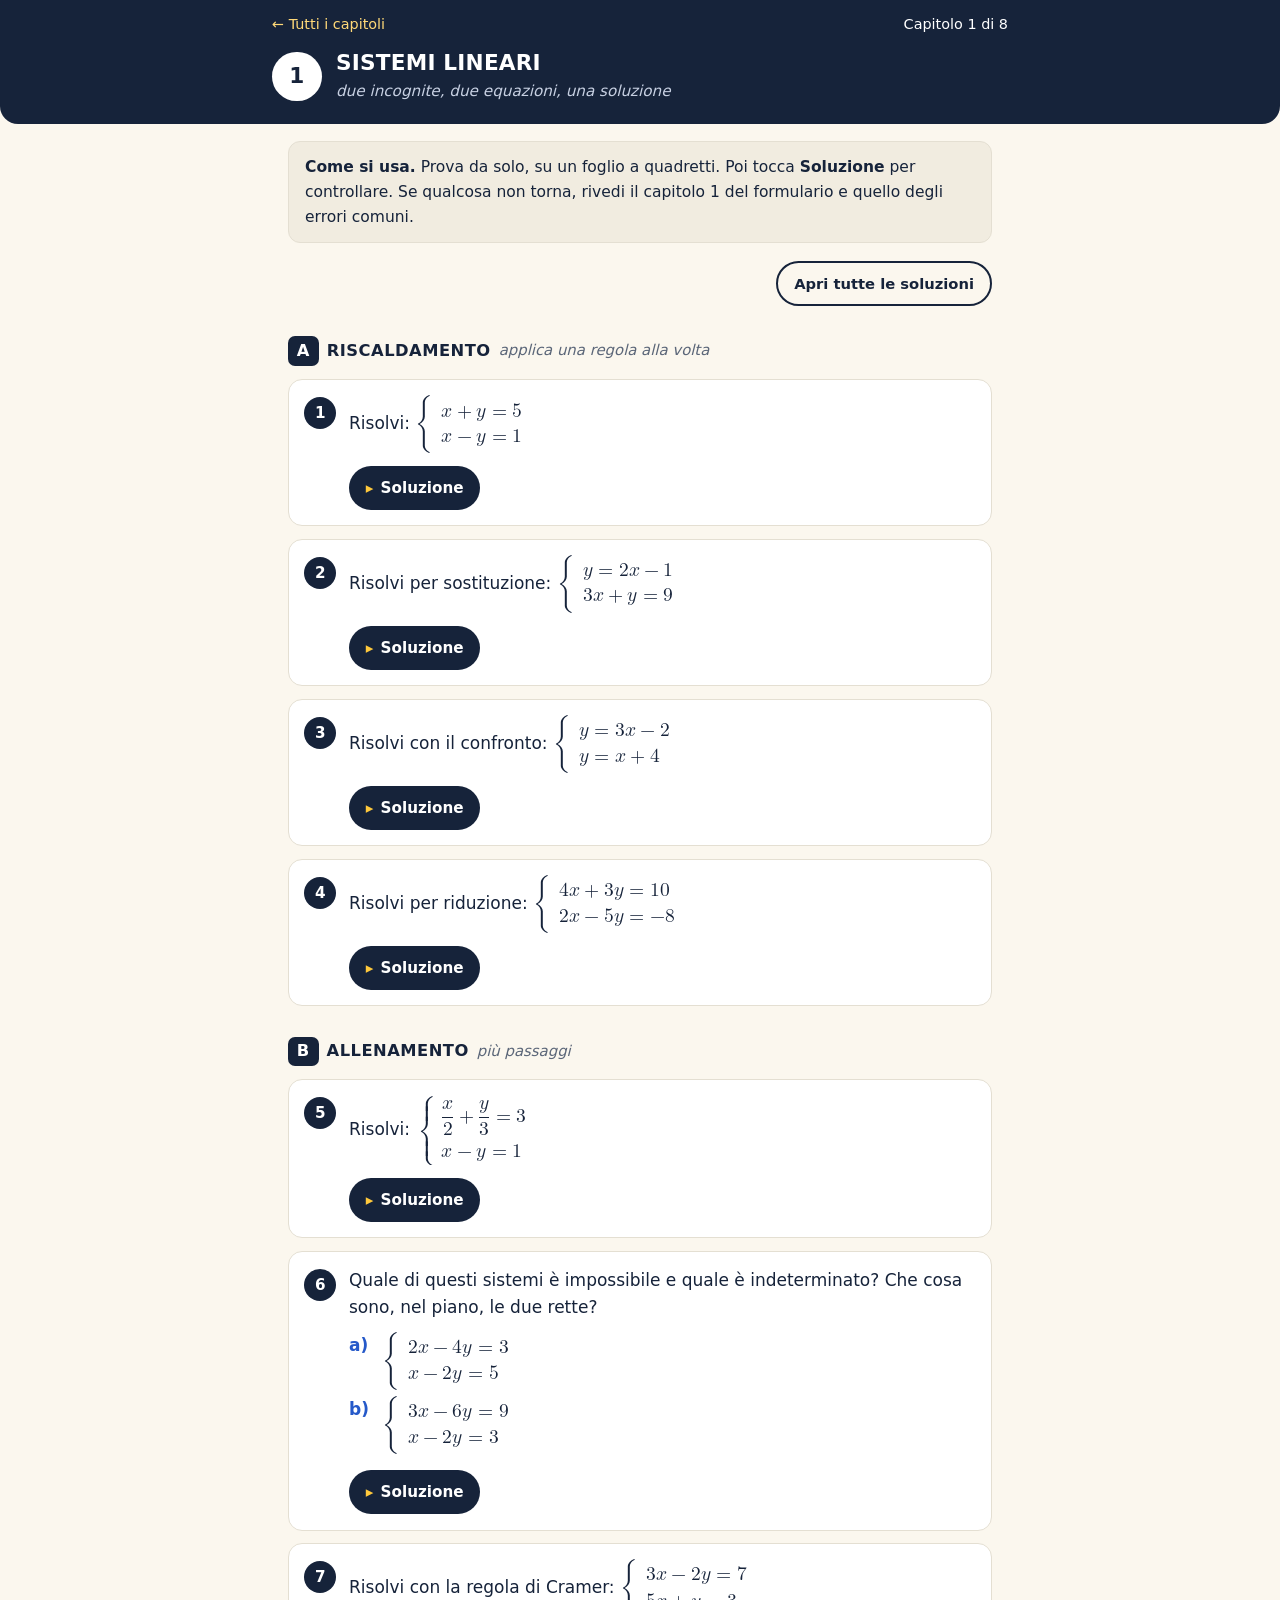
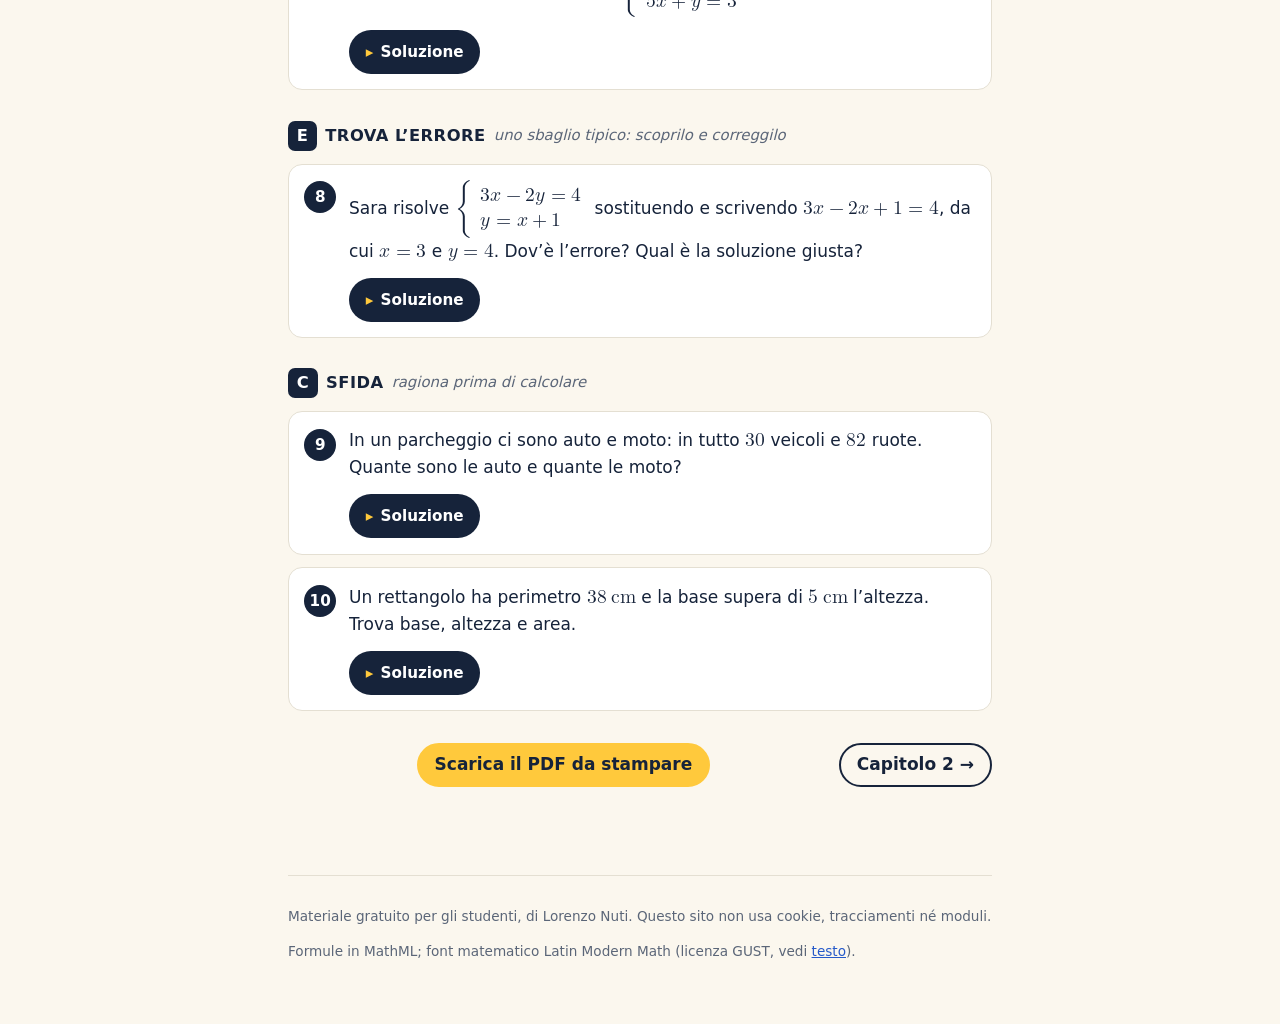
<file: seconda/c1.html>
<!doctype html>
<html lang="it">
<head>
<meta charset="utf-8">
<meta name="viewport" content="width=device-width, initial-scale=1">
<meta name="theme-color" content="#16233a">
<title>Cap. 1 · Sistemi lineari — Matematica secondo anno</title>
<meta name="description" content="Esercizi di autoverifica: Sistemi lineari. Matematica secondo anno, di Lorenzo Nuti.">
<link rel="icon" href="data:image/svg+xml,%3Csvg xmlns='http://www.w3.org/2000/svg' viewBox='0 0 32 32'%3E%3Crect width='32' height='32' rx='7' fill='%2316233a'/%3E%3Ctext x='16' y='23' font-size='20' text-anchor='middle' fill='%23ffc93c' font-family='serif'%3E%E2%88%91%3C/text%3E%3C/svg%3E">
<link rel="stylesheet" href="../style.css">
</head>
<body>
<header class="top"><div class="in">
<div class="nav"><a href="index.html">← Tutti i capitoli</a><span>Capitolo 1 di 8</span></div>
<div class="hd"><div class="badge">1</div><div><h1>Sistemi lineari</h1><p>due incognite, due equazioni, una soluzione</p></div></div>
</div></header>
<main class="wrap">
<div class="how"><b>Come si usa.</b> Prova da solo, su un foglio a quadretti. Poi tocca <b>Soluzione</b> per controllare. Se qualcosa non torna, rivedi il capitolo&nbsp;1 del formulario e quello degli errori comuni.</div>
<p class="tools"><button id="tutte" type="button" hidden>Apri tutte le soluzioni</button></p>
<h2 class="lv lvA"><span class="l">A</span> Riscaldamento <small>applica una regola alla volta</small></h2>
<article class="ex" id="e1"><div class="num">1</div><div class="body"><div class="txt"><p>Risolvi: <math display="inline" xmlns="http://www.w3.org/1998/Math/MathML"><mrow><mo stretchy="true" form="prefix">{</mo><mtable><mtr><mtd columnalign="left" style="text-align: left"><mi>x</mi><mo>+</mo><mi>y</mi><mo>=</mo><mn>5</mn></mtd></mtr><mtr><mtd columnalign="left" style="text-align: left"><mi>x</mi><mo>−</mo><mi>y</mi><mo>=</mo><mn>1</mn></mtd></mtr></mtable></mrow></math></p></div><details class="sol"><summary>Soluzione</summary><div class="sbody"><p><math display="inline" xmlns="http://www.w3.org/1998/Math/MathML"><mrow><mrow><mo stretchy="false" form="prefix">(</mo><mi>x</mi><mo>;</mo><mi>y</mi><mo stretchy="false" form="postfix">)</mo></mrow><mo>=</mo><mrow><mo stretchy="false" form="prefix">(</mo><mn>3</mn><mo>;</mo><mn>2</mn><mo stretchy="false" form="postfix">)</mo></mrow></mrow></math></p></div></details></div></article>
<article class="ex" id="e2"><div class="num">2</div><div class="body"><div class="txt"><p>Risolvi per sostituzione: <math display="inline" xmlns="http://www.w3.org/1998/Math/MathML"><mrow><mo stretchy="true" form="prefix">{</mo><mtable><mtr><mtd columnalign="left" style="text-align: left"><mi>y</mi><mo>=</mo><mn>2</mn><mi>x</mi><mo>−</mo><mn>1</mn></mtd></mtr><mtr><mtd columnalign="left" style="text-align: left"><mn>3</mn><mi>x</mi><mo>+</mo><mi>y</mi><mo>=</mo><mn>9</mn></mtd></mtr></mtable></mrow></math></p></div><details class="sol"><summary>Soluzione</summary><div class="sbody"><p><math display="inline" xmlns="http://www.w3.org/1998/Math/MathML"><mrow><mrow><mo stretchy="false" form="prefix">(</mo><mi>x</mi><mo>;</mo><mi>y</mi><mo stretchy="false" form="postfix">)</mo></mrow><mo>=</mo><mrow><mo stretchy="false" form="prefix">(</mo><mn>2</mn><mo>;</mo><mn>3</mn><mo stretchy="false" form="postfix">)</mo></mrow></mrow></math></p></div></details></div></article>
<article class="ex" id="e3"><div class="num">3</div><div class="body"><div class="txt"><p>Risolvi con il confronto: <math display="inline" xmlns="http://www.w3.org/1998/Math/MathML"><mrow><mo stretchy="true" form="prefix">{</mo><mtable><mtr><mtd columnalign="left" style="text-align: left"><mi>y</mi><mo>=</mo><mn>3</mn><mi>x</mi><mo>−</mo><mn>2</mn></mtd></mtr><mtr><mtd columnalign="left" style="text-align: left"><mi>y</mi><mo>=</mo><mi>x</mi><mo>+</mo><mn>4</mn></mtd></mtr></mtable></mrow></math></p></div><details class="sol"><summary>Soluzione</summary><div class="sbody"><p><math display="inline" xmlns="http://www.w3.org/1998/Math/MathML"><mrow><mrow><mo stretchy="false" form="prefix">(</mo><mi>x</mi><mo>;</mo><mi>y</mi><mo stretchy="false" form="postfix">)</mo></mrow><mo>=</mo><mrow><mo stretchy="false" form="prefix">(</mo><mn>3</mn><mo>;</mo><mn>7</mn><mo stretchy="false" form="postfix">)</mo></mrow></mrow></math></p></div></details></div></article>
<article class="ex" id="e4"><div class="num">4</div><div class="body"><div class="txt"><p>Risolvi per riduzione: <math display="inline" xmlns="http://www.w3.org/1998/Math/MathML"><mrow><mo stretchy="true" form="prefix">{</mo><mtable><mtr><mtd columnalign="left" style="text-align: left"><mn>4</mn><mi>x</mi><mo>+</mo><mn>3</mn><mi>y</mi><mo>=</mo><mn>10</mn></mtd></mtr><mtr><mtd columnalign="left" style="text-align: left"><mn>2</mn><mi>x</mi><mo>−</mo><mn>5</mn><mi>y</mi><mo>=</mo><mo form="prefix">−</mo><mn>8</mn></mtd></mtr></mtable></mrow></math></p></div><details class="sol"><summary>Soluzione</summary><div class="sbody"><p><math display="inline" xmlns="http://www.w3.org/1998/Math/MathML"><mrow><mrow><mo stretchy="false" form="prefix">(</mo><mi>x</mi><mo>;</mo><mi>y</mi><mo stretchy="false" form="postfix">)</mo></mrow><mo>=</mo><mrow><mo stretchy="false" form="prefix">(</mo><mn>1</mn><mo>;</mo><mn>2</mn><mo stretchy="false" form="postfix">)</mo></mrow></mrow></math></p></div></details></div></article>
<h2 class="lv lvB"><span class="l">B</span> Allenamento <small>più passaggi</small></h2>
<article class="ex" id="e5"><div class="num">5</div><div class="body"><div class="txt"><p>Risolvi: <math display="inline" xmlns="http://www.w3.org/1998/Math/MathML"><mrow><mo stretchy="true" form="prefix">{</mo><mtable><mtr><mtd columnalign="left" style="text-align: left"><mfrac displaystyle="true"><mi>x</mi><mn>2</mn></mfrac><mo>+</mo><mfrac displaystyle="true"><mi>y</mi><mn>3</mn></mfrac><mo>=</mo><mn>3</mn></mtd></mtr><mtr><mtd columnalign="left" style="text-align: left"><mi>x</mi><mo>−</mo><mi>y</mi><mo>=</mo><mn>1</mn></mtd></mtr></mtable></mrow></math></p></div><details class="sol"><summary>Soluzione</summary><div class="sbody"><p><math display="inline" xmlns="http://www.w3.org/1998/Math/MathML"><mrow><mrow><mo stretchy="false" form="prefix">(</mo><mi>x</mi><mo>;</mo><mi>y</mi><mo stretchy="false" form="postfix">)</mo></mrow><mo>=</mo><mrow><mo stretchy="false" form="prefix">(</mo><mn>4</mn><mo>;</mo><mn>3</mn><mo stretchy="false" form="postfix">)</mo></mrow></mrow></math></p></div></details></div></article>
<article class="ex" id="e6"><div class="num">6</div><div class="body"><div class="txt"><p>Quale di questi sistemi è impossibile e quale è indeterminato? Che cosa sono, nel piano, le due rette?</p><ul class="sub"><li><span class="lab">a)</span><span><math display="inline" xmlns="http://www.w3.org/1998/Math/MathML"><mrow><mo stretchy="true" form="prefix">{</mo><mtable><mtr><mtd columnalign="left" style="text-align: left"><mn>2</mn><mi>x</mi><mo>−</mo><mn>4</mn><mi>y</mi><mo>=</mo><mn>3</mn></mtd></mtr><mtr><mtd columnalign="left" style="text-align: left"><mi>x</mi><mo>−</mo><mn>2</mn><mi>y</mi><mo>=</mo><mn>5</mn></mtd></mtr></mtable></mrow></math></span></li><li><span class="lab">b)</span><span><math display="inline" xmlns="http://www.w3.org/1998/Math/MathML"><mrow><mo stretchy="true" form="prefix">{</mo><mtable><mtr><mtd columnalign="left" style="text-align: left"><mn>3</mn><mi>x</mi><mo>−</mo><mn>6</mn><mi>y</mi><mo>=</mo><mn>9</mn></mtd></mtr><mtr><mtd columnalign="left" style="text-align: left"><mi>x</mi><mo>−</mo><mn>2</mn><mi>y</mi><mo>=</mo><mn>3</mn></mtd></mtr></mtable></mrow></math></span></li></ul></div><details class="sol"><summary>Soluzione</summary><div class="sbody"><ul class="sub"><li><span class="lab">a)</span><span>impossibile (rette parallele)</span></li><li><span class="lab">b)</span><span>indeterminato (rette coincidenti)</span></li></ul></div></details></div></article>
<article class="ex" id="e7"><div class="num">7</div><div class="body"><div class="txt"><p>Risolvi con la regola di Cramer: <math display="inline" xmlns="http://www.w3.org/1998/Math/MathML"><mrow><mo stretchy="true" form="prefix">{</mo><mtable><mtr><mtd columnalign="left" style="text-align: left"><mn>3</mn><mi>x</mi><mo>−</mo><mn>2</mn><mi>y</mi><mo>=</mo><mn>7</mn></mtd></mtr><mtr><mtd columnalign="left" style="text-align: left"><mn>5</mn><mi>x</mi><mo>+</mo><mi>y</mi><mo>=</mo><mn>3</mn></mtd></mtr></mtable></mrow></math></p></div><details class="sol"><summary>Soluzione</summary><div class="sbody"><p><span class="nb"><math display="inline" xmlns="http://www.w3.org/1998/Math/MathML"><mrow><mi>D</mi><mo>=</mo><mn>13</mn><mo>,</mo><mspace width="0.222em"></mspace><msub><mi>D</mi><mi>x</mi></msub><mo>=</mo><mn>13</mn><mo>,</mo><mspace width="0.222em"></mspace><msub><mi>D</mi><mi>y</mi></msub><mo>=</mo><mo form="prefix">−</mo><mn>26</mn></mrow></math>,</span> quindi <math display="inline" xmlns="http://www.w3.org/1998/Math/MathML"><mrow><mrow><mo stretchy="false" form="prefix">(</mo><mi>x</mi><mo>;</mo><mi>y</mi><mo stretchy="false" form="postfix">)</mo></mrow><mo>=</mo><mrow><mo stretchy="false" form="prefix">(</mo><mn>1</mn><mo>;</mo><mo form="prefix">−</mo><mn>2</mn><mo stretchy="false" form="postfix">)</mo></mrow></mrow></math></p></div></details></div></article>
<h2 class="lv lvE"><span class="l">E</span> Trova l’errore <small>uno sbaglio tipico: scoprilo e correggilo</small></h2>
<article class="ex" id="e8"><div class="num">8</div><div class="body"><div class="txt"><p>Sara risolve <span class="nb"><math display="inline" xmlns="http://www.w3.org/1998/Math/MathML"><mrow><mo stretchy="true" form="prefix">{</mo><mtable><mtr><mtd columnalign="left" style="text-align: left"><mn>3</mn><mi>x</mi><mo>−</mo><mn>2</mn><mi>y</mi><mo>=</mo><mn>4</mn></mtd></mtr><mtr><mtd columnalign="left" style="text-align: left"><mi>y</mi><mo>=</mo><mi>x</mi><mo>+</mo><mn>1</mn></mtd></mtr></mtable></mrow></math> sostituendo e scrivendo <math display="inline" xmlns="http://www.w3.org/1998/Math/MathML"><mrow><mn>3</mn><mi>x</mi><mo>−</mo><mn>2</mn><mi>x</mi><mo>+</mo><mn>1</mn><mo>=</mo><mn>4</mn></mrow></math>,</span> da cui <span class="nb"><math display="inline" xmlns="http://www.w3.org/1998/Math/MathML"><mrow><mi>x</mi><mo>=</mo><mn>3</mn></mrow></math> e <math display="inline" xmlns="http://www.w3.org/1998/Math/MathML"><mrow><mi>y</mi><mo>=</mo><mn>4</mn></mrow></math>.</span> Dov’è l’errore? Qual è la soluzione giusta?</p></div><details class="sol"><summary>Soluzione</summary><div class="sbody"><p>Il meno davanti alla parentesi cambia il segno di entrambi i termini: <span class="nb"><math display="inline" xmlns="http://www.w3.org/1998/Math/MathML"><mrow><mn>3</mn><mi>x</mi><mo>−</mo><mn>2</mn><mrow><mo stretchy="false" form="prefix">(</mo><mi>x</mi><mo>+</mo><mn>1</mn><mo stretchy="false" form="postfix">)</mo></mrow><mo>=</mo><mn>4</mn></mrow></math>,</span> cioè <span class="nb"><math display="inline" xmlns="http://www.w3.org/1998/Math/MathML"><mrow><mn>3</mn><mi>x</mi><mo>−</mo><mn>2</mn><mi>x</mi><mo>−</mo><mn>2</mn><mo>=</mo><mn>4</mn></mrow></math>,</span> quindi <span class="nb"><math display="inline" xmlns="http://www.w3.org/1998/Math/MathML"><mrow><mi>x</mi><mo>=</mo><mn>6</mn></mrow></math> e <math display="inline" xmlns="http://www.w3.org/1998/Math/MathML"><mrow><mi>y</mi><mo>=</mo><mn>7</mn></mrow></math>.</span> La soluzione giusta è <math display="inline" xmlns="http://www.w3.org/1998/Math/MathML"><mrow><mo stretchy="false" form="prefix">(</mo><mn>6</mn><mo>;</mo><mn>7</mn><mo stretchy="false" form="postfix">)</mo></mrow></math> (con <math display="inline" xmlns="http://www.w3.org/1998/Math/MathML"><mrow><mo stretchy="false" form="prefix">(</mo><mn>3</mn><mo>;</mo><mn>4</mn><mo stretchy="false" form="postfix">)</mo></mrow></math> la prima equazione non torna: <math display="inline" xmlns="http://www.w3.org/1998/Math/MathML"><mrow><mn>9</mn><mo>−</mo><mn>8</mn><mo>=</mo><mn>1</mn><mo>≠</mo><mn>4</mn></mrow></math>).</p></div></details></div></article>
<h2 class="lv lvC"><span class="l">C</span> Sfida <small>ragiona prima di calcolare</small></h2>
<article class="ex" id="e9"><div class="num">9</div><div class="body"><div class="txt"><p>In un parcheggio ci sono auto e moto: in tutto <math display="inline" xmlns="http://www.w3.org/1998/Math/MathML"><mn>30</mn></math> veicoli e <math display="inline" xmlns="http://www.w3.org/1998/Math/MathML"><mn>82</mn></math> ruote. Quante sono le auto e quante le moto?</p></div><details class="sol"><summary>Soluzione</summary><div class="sbody"><p><math display="inline" xmlns="http://www.w3.org/1998/Math/MathML"><mn>11</mn></math> auto e <math display="inline" xmlns="http://www.w3.org/1998/Math/MathML"><mn>19</mn></math> moto</p></div></details></div></article>
<article class="ex" id="e10"><div class="num">10</div><div class="body"><div class="txt"><p>Un rettangolo ha perimetro <math display="inline" xmlns="http://www.w3.org/1998/Math/MathML"><mrow><mn>38</mn><mspace width="0.222em"></mspace><mtext mathvariant="normal">cm</mtext></mrow></math> e la base supera di <math display="inline" xmlns="http://www.w3.org/1998/Math/MathML"><mrow><mn>5</mn><mspace width="0.222em"></mspace><mtext mathvariant="normal">cm</mtext></mrow></math> l’altezza. Trova base, altezza e area.</p></div><details class="sol"><summary>Soluzione</summary><div class="sbody"><p>base <span class="nb"><math display="inline" xmlns="http://www.w3.org/1998/Math/MathML"><mrow><mn>12</mn><mspace width="0.222em"></mspace><mtext mathvariant="normal">cm</mtext></mrow></math>,</span> altezza <span class="nb"><math display="inline" xmlns="http://www.w3.org/1998/Math/MathML"><mrow><mn>7</mn><mspace width="0.222em"></mspace><mtext mathvariant="normal">cm</mtext></mrow></math>,</span> area <math display="inline" xmlns="http://www.w3.org/1998/Math/MathML"><mrow><mn>84</mn><mspace width="0.222em"></mspace><msup><mtext mathvariant="normal">cm</mtext><mn>2</mn></msup></mrow></math></p></div></details></div></article>
<nav class="bottom" aria-label="Navigazione tra i capitoli"><span></span><a class="pdf" href="c1.pdf">Scarica il PDF da stampare</a><a href="c2.html">Capitolo 2 →</a></nav>
</main>
<div class="wrap"><footer>
<p>Materiale gratuito per gli studenti, di Lorenzo Nuti. Questo sito non usa cookie, tracciamenti né moduli.</p>
<p>Formule in MathML; font matematico Latin Modern Math (licenza GUST, vedi <a href="../LICENZA-font-GUST.txt">testo</a>).</p>
</footer>
</div>
<script>
(function(){var b=document.getElementById('tutte');if(!b)return;b.hidden=false;var open=false;
b.addEventListener('click',function(){open=!open;
document.querySelectorAll('details.sol').forEach(function(d){d.open=open;});
b.textContent=open?'Chiudi tutte le soluzioni':'Apri tutte le soluzioni';});})();
</script>
</body></html>
</file>
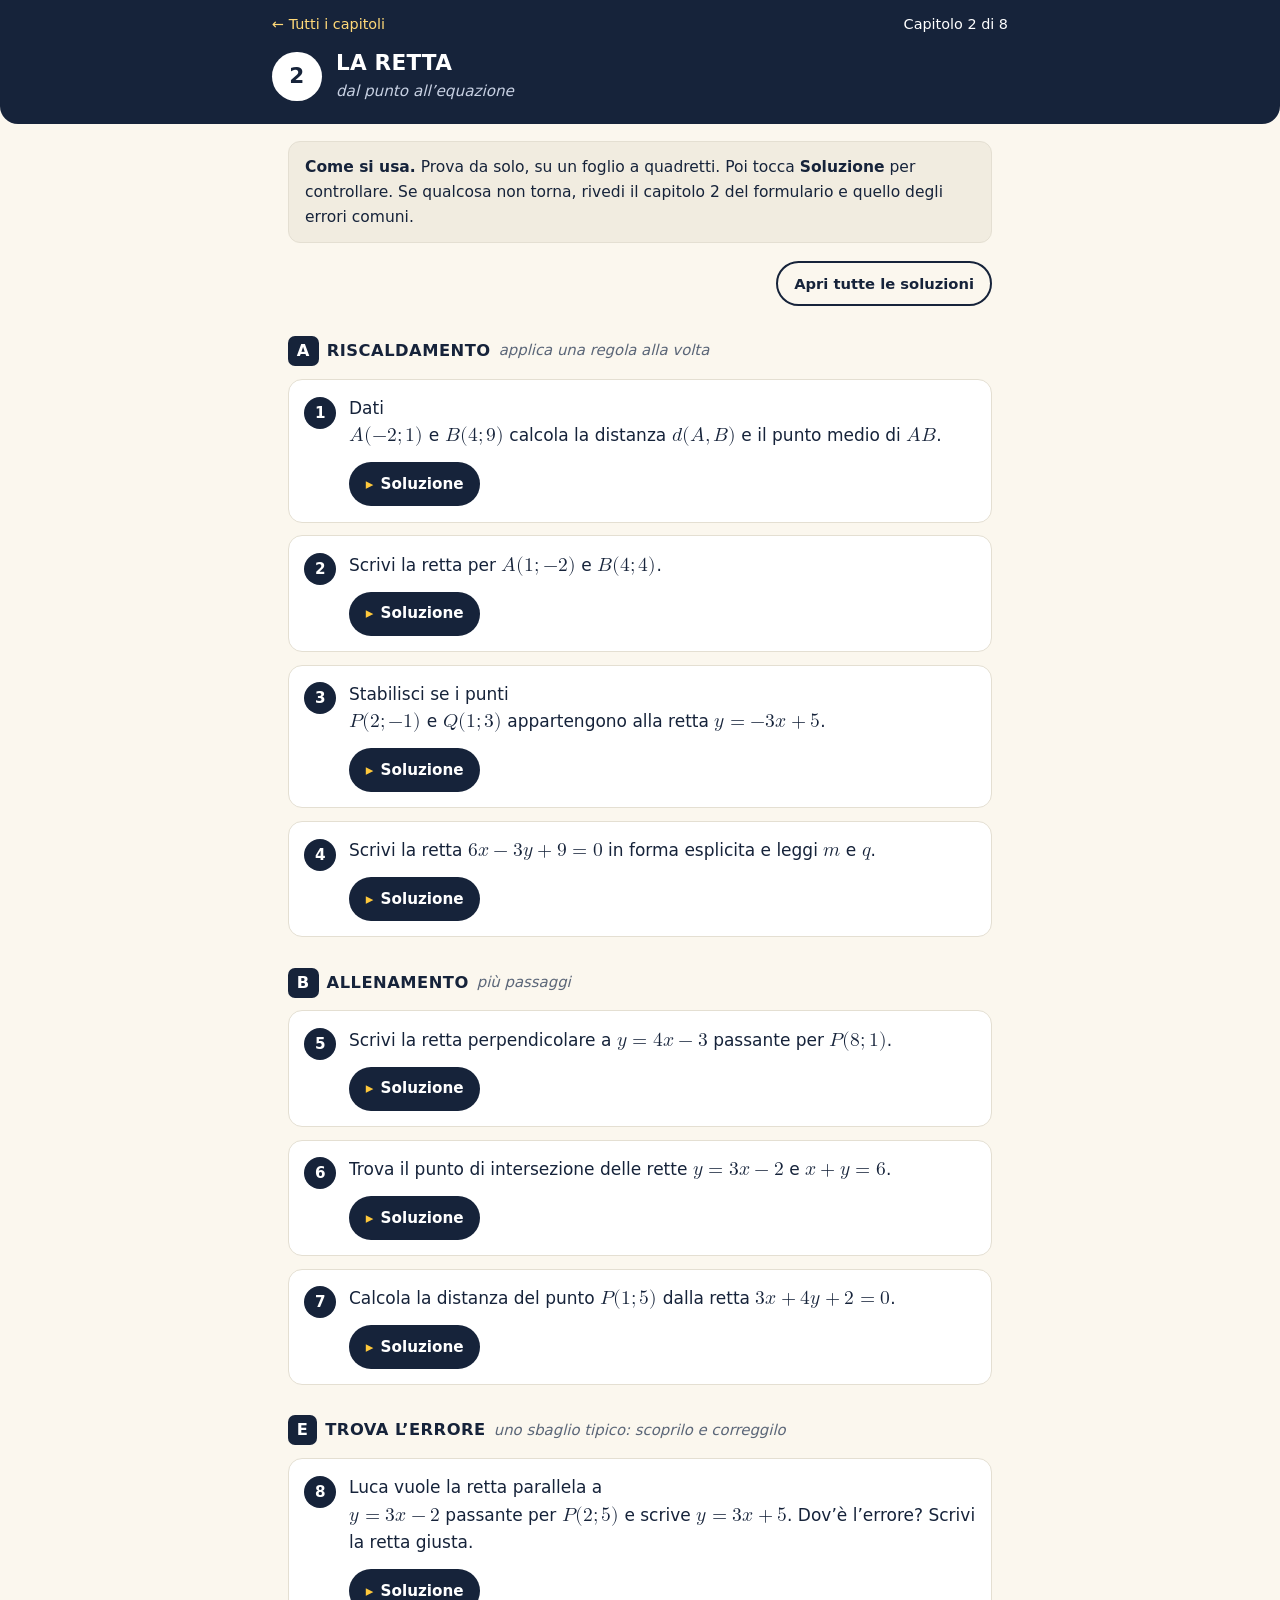
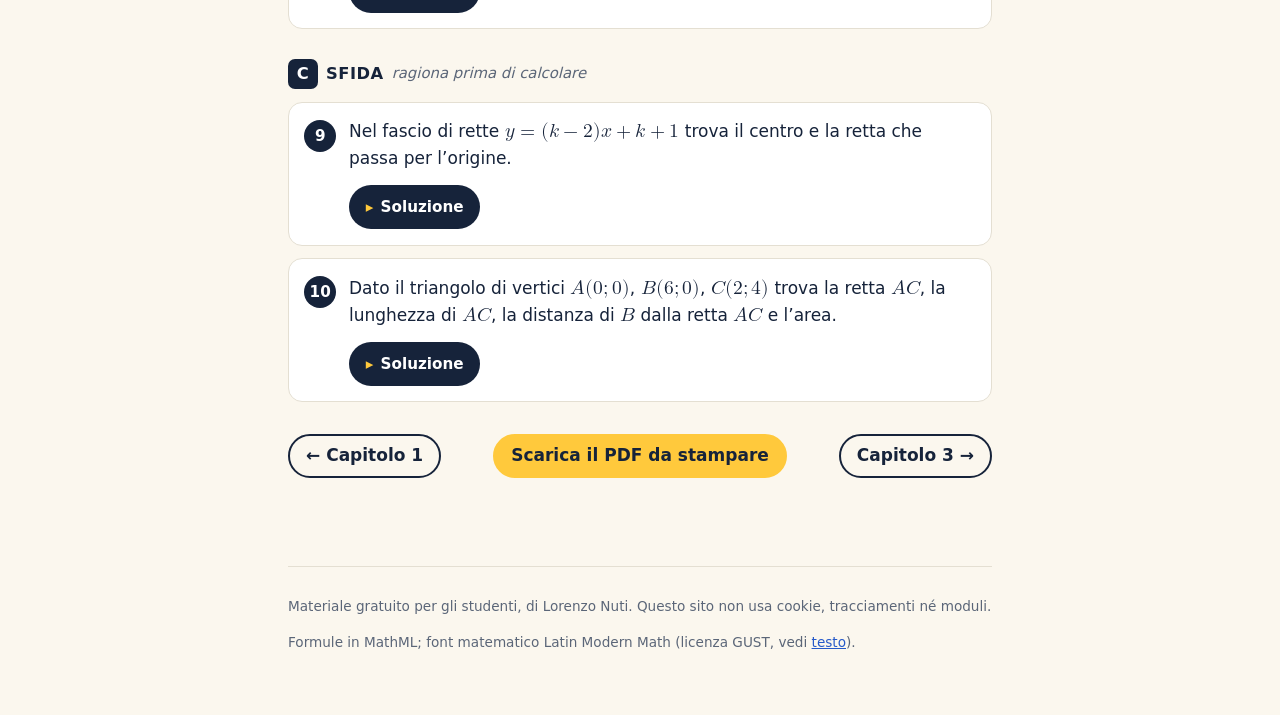
<file: seconda/c2.html>
<!doctype html>
<html lang="it">
<head>
<meta charset="utf-8">
<meta name="viewport" content="width=device-width, initial-scale=1">
<meta name="theme-color" content="#16233a">
<title>Cap. 2 · La retta — Matematica secondo anno</title>
<meta name="description" content="Esercizi di autoverifica: La retta. Matematica secondo anno, di Lorenzo Nuti.">
<link rel="icon" href="data:image/svg+xml,%3Csvg xmlns='http://www.w3.org/2000/svg' viewBox='0 0 32 32'%3E%3Crect width='32' height='32' rx='7' fill='%2316233a'/%3E%3Ctext x='16' y='23' font-size='20' text-anchor='middle' fill='%23ffc93c' font-family='serif'%3E%E2%88%91%3C/text%3E%3C/svg%3E">
<link rel="stylesheet" href="../style.css">
</head>
<body>
<header class="top"><div class="in">
<div class="nav"><a href="index.html">← Tutti i capitoli</a><span>Capitolo 2 di 8</span></div>
<div class="hd"><div class="badge">2</div><div><h1>La retta</h1><p>dal punto all’equazione</p></div></div>
</div></header>
<main class="wrap">
<div class="how"><b>Come si usa.</b> Prova da solo, su un foglio a quadretti. Poi tocca <b>Soluzione</b> per controllare. Se qualcosa non torna, rivedi il capitolo&nbsp;2 del formulario e quello degli errori comuni.</div>
<p class="tools"><button id="tutte" type="button" hidden>Apri tutte le soluzioni</button></p>
<h2 class="lv lvA"><span class="l">A</span> Riscaldamento <small>applica una regola alla volta</small></h2>
<article class="ex" id="e1"><div class="num">1</div><div class="body"><div class="txt"><p>Dati <span class="nb"><math display="inline" xmlns="http://www.w3.org/1998/Math/MathML"><mrow><mi>A</mi><mrow><mo stretchy="false" form="prefix">(</mo><mo form="prefix">−</mo><mn>2</mn><mo>;</mo><mn>1</mn><mo stretchy="false" form="postfix">)</mo></mrow></mrow></math> e <math display="inline" xmlns="http://www.w3.org/1998/Math/MathML"><mrow><mi>B</mi><mrow><mo stretchy="false" form="prefix">(</mo><mn>4</mn><mo>;</mo><mn>9</mn><mo stretchy="false" form="postfix">)</mo></mrow></mrow></math> calcola la distanza <math display="inline" xmlns="http://www.w3.org/1998/Math/MathML"><mrow><mi>d</mi><mrow><mo stretchy="false" form="prefix">(</mo><mi>A</mi><mo>,</mo><mi>B</mi><mo stretchy="false" form="postfix">)</mo></mrow></mrow></math> e il punto medio di <math display="inline" xmlns="http://www.w3.org/1998/Math/MathML"><mrow><mi>A</mi><mi>B</mi></mrow></math>.</span></p></div><details class="sol"><summary>Soluzione</summary><div class="sbody"><p><span class="nb"><math display="inline" xmlns="http://www.w3.org/1998/Math/MathML"><mrow><mi>d</mi><mrow><mo stretchy="false" form="prefix">(</mo><mi>A</mi><mo>,</mo><mi>B</mi><mo stretchy="false" form="postfix">)</mo></mrow><mo>=</mo><mn>10</mn></mrow></math>,</span> <math display="inline" xmlns="http://www.w3.org/1998/Math/MathML"><mrow><mi>M</mi><mrow><mo stretchy="false" form="prefix">(</mo><mn>1</mn><mo>;</mo><mn>5</mn><mo stretchy="false" form="postfix">)</mo></mrow></mrow></math></p></div></details></div></article>
<article class="ex" id="e2"><div class="num">2</div><div class="body"><div class="txt"><p>Scrivi la retta per <span class="nb"><math display="inline" xmlns="http://www.w3.org/1998/Math/MathML"><mrow><mi>A</mi><mrow><mo stretchy="false" form="prefix">(</mo><mn>1</mn><mo>;</mo><mo form="prefix">−</mo><mn>2</mn><mo stretchy="false" form="postfix">)</mo></mrow></mrow></math> e <math display="inline" xmlns="http://www.w3.org/1998/Math/MathML"><mrow><mi>B</mi><mrow><mo stretchy="false" form="prefix">(</mo><mn>4</mn><mo>;</mo><mn>4</mn><mo stretchy="false" form="postfix">)</mo></mrow></mrow></math>.</span></p></div><details class="sol"><summary>Soluzione</summary><div class="sbody"><p><span class="nb"><math display="inline" xmlns="http://www.w3.org/1998/Math/MathML"><mrow><mi>m</mi><mo>=</mo><mn>2</mn></mrow></math>,</span> <math display="inline" xmlns="http://www.w3.org/1998/Math/MathML"><mrow><mi>y</mi><mo>=</mo><mn>2</mn><mi>x</mi><mo>−</mo><mn>4</mn></mrow></math></p></div></details></div></article>
<article class="ex" id="e3"><div class="num">3</div><div class="body"><div class="txt"><p>Stabilisci se i punti <span class="nb"><math display="inline" xmlns="http://www.w3.org/1998/Math/MathML"><mrow><mi>P</mi><mrow><mo stretchy="false" form="prefix">(</mo><mn>2</mn><mo>;</mo><mo form="prefix">−</mo><mn>1</mn><mo stretchy="false" form="postfix">)</mo></mrow></mrow></math> e <math display="inline" xmlns="http://www.w3.org/1998/Math/MathML"><mrow><mi>Q</mi><mrow><mo stretchy="false" form="prefix">(</mo><mn>1</mn><mo>;</mo><mn>3</mn><mo stretchy="false" form="postfix">)</mo></mrow></mrow></math> appartengono alla retta <math display="inline" xmlns="http://www.w3.org/1998/Math/MathML"><mrow><mi>y</mi><mo>=</mo><mo form="prefix">−</mo><mn>3</mn><mi>x</mi><mo>+</mo><mn>5</mn></mrow></math>.</span></p></div><details class="sol"><summary>Soluzione</summary><div class="sbody"><p><math display="inline" xmlns="http://www.w3.org/1998/Math/MathML"><mi>P</mi></math> sì (<math display="inline" xmlns="http://www.w3.org/1998/Math/MathML"><mrow><mo form="prefix">−</mo><mn>6</mn><mo>+</mo><mn>5</mn><mo>=</mo><mo form="prefix">−</mo><mn>1</mn></mrow></math>), <math display="inline" xmlns="http://www.w3.org/1998/Math/MathML"><mi>Q</mi></math> no (<math display="inline" xmlns="http://www.w3.org/1998/Math/MathML"><mrow><mo form="prefix">−</mo><mn>3</mn><mo>+</mo><mn>5</mn><mo>=</mo><mn>2</mn><mo>≠</mo><mn>3</mn></mrow></math>)</p></div></details></div></article>
<article class="ex" id="e4"><div class="num">4</div><div class="body"><div class="txt"><p>Scrivi la retta <span class="nb"><math display="inline" xmlns="http://www.w3.org/1998/Math/MathML"><mrow><mn>6</mn><mi>x</mi><mo>−</mo><mn>3</mn><mi>y</mi><mo>+</mo><mn>9</mn><mo>=</mo><mn>0</mn></mrow></math> in forma esplicita e leggi <math display="inline" xmlns="http://www.w3.org/1998/Math/MathML"><mi>m</mi></math> e <math display="inline" xmlns="http://www.w3.org/1998/Math/MathML"><mi>q</mi></math>.</span></p></div><details class="sol"><summary>Soluzione</summary><div class="sbody"><p><span class="nb"><math display="inline" xmlns="http://www.w3.org/1998/Math/MathML"><mrow><mi>y</mi><mo>=</mo><mn>2</mn><mi>x</mi><mo>+</mo><mn>3</mn></mrow></math>,</span> <span class="nb"><math display="inline" xmlns="http://www.w3.org/1998/Math/MathML"><mrow><mi>m</mi><mo>=</mo><mn>2</mn></mrow></math>,</span> <math display="inline" xmlns="http://www.w3.org/1998/Math/MathML"><mrow><mi>q</mi><mo>=</mo><mn>3</mn></mrow></math></p></div></details></div></article>
<h2 class="lv lvB"><span class="l">B</span> Allenamento <small>più passaggi</small></h2>
<article class="ex" id="e5"><div class="num">5</div><div class="body"><div class="txt"><p>Scrivi la retta perpendicolare a <span class="nb"><math display="inline" xmlns="http://www.w3.org/1998/Math/MathML"><mrow><mi>y</mi><mo>=</mo><mn>4</mn><mi>x</mi><mo>−</mo><mn>3</mn></mrow></math> passante per <math display="inline" xmlns="http://www.w3.org/1998/Math/MathML"><mrow><mi>P</mi><mrow><mo stretchy="false" form="prefix">(</mo><mn>8</mn><mo>;</mo><mn>1</mn><mo stretchy="false" form="postfix">)</mo></mrow></mrow></math>.</span></p></div><details class="sol"><summary>Soluzione</summary><div class="sbody"><p><math display="inline" xmlns="http://www.w3.org/1998/Math/MathML"><mrow><mi>y</mi><mo>=</mo><mo form="prefix">−</mo><mfrac displaystyle="true"><mn>1</mn><mn>4</mn></mfrac><mi>x</mi><mo>+</mo><mn>3</mn></mrow></math></p></div></details></div></article>
<article class="ex" id="e6"><div class="num">6</div><div class="body"><div class="txt"><p>Trova il punto di intersezione delle rette <span class="nb"><math display="inline" xmlns="http://www.w3.org/1998/Math/MathML"><mrow><mi>y</mi><mo>=</mo><mn>3</mn><mi>x</mi><mo>−</mo><mn>2</mn></mrow></math> e <math display="inline" xmlns="http://www.w3.org/1998/Math/MathML"><mrow><mi>x</mi><mo>+</mo><mi>y</mi><mo>=</mo><mn>6</mn></mrow></math>.</span></p></div><details class="sol"><summary>Soluzione</summary><div class="sbody"><p><math display="inline" xmlns="http://www.w3.org/1998/Math/MathML"><mrow><mi>P</mi><mrow><mo stretchy="false" form="prefix">(</mo><mn>2</mn><mo>;</mo><mn>4</mn><mo stretchy="false" form="postfix">)</mo></mrow></mrow></math></p></div></details></div></article>
<article class="ex" id="e7"><div class="num">7</div><div class="body"><div class="txt"><p>Calcola la distanza del punto <span class="nb"><math display="inline" xmlns="http://www.w3.org/1998/Math/MathML"><mrow><mi>P</mi><mrow><mo stretchy="false" form="prefix">(</mo><mn>1</mn><mo>;</mo><mn>5</mn><mo stretchy="false" form="postfix">)</mo></mrow></mrow></math> dalla retta <math display="inline" xmlns="http://www.w3.org/1998/Math/MathML"><mrow><mn>3</mn><mi>x</mi><mo>+</mo><mn>4</mn><mi>y</mi><mo>+</mo><mn>2</mn><mo>=</mo><mn>0</mn></mrow></math>.</span></p></div><details class="sol"><summary>Soluzione</summary><div class="sbody"><p><math display="inline" xmlns="http://www.w3.org/1998/Math/MathML"><mrow><mi>d</mi><mo>=</mo><mn>5</mn></mrow></math></p></div></details></div></article>
<h2 class="lv lvE"><span class="l">E</span> Trova l’errore <small>uno sbaglio tipico: scoprilo e correggilo</small></h2>
<article class="ex" id="e8"><div class="num">8</div><div class="body"><div class="txt"><p>Luca vuole la retta parallela a <span class="nb"><math display="inline" xmlns="http://www.w3.org/1998/Math/MathML"><mrow><mi>y</mi><mo>=</mo><mn>3</mn><mi>x</mi><mo>−</mo><mn>2</mn></mrow></math> passante per <math display="inline" xmlns="http://www.w3.org/1998/Math/MathML"><mrow><mi>P</mi><mrow><mo stretchy="false" form="prefix">(</mo><mn>2</mn><mo>;</mo><mn>5</mn><mo stretchy="false" form="postfix">)</mo></mrow></mrow></math> e scrive <math display="inline" xmlns="http://www.w3.org/1998/Math/MathML"><mrow><mi>y</mi><mo>=</mo><mn>3</mn><mi>x</mi><mo>+</mo><mn>5</mn></mrow></math>.</span> Dov’è l’errore? Scrivi la retta giusta.</p></div><details class="sol"><summary>Soluzione</summary><div class="sbody"><p><span class="nb"><math display="inline" xmlns="http://www.w3.org/1998/Math/MathML"><mi>q</mi></math> non è l’ordinata di <math display="inline" xmlns="http://www.w3.org/1998/Math/MathML"><mi>P</mi></math>:</span> si ricava sostituendo le coordinate di <span class="nb"><math display="inline" xmlns="http://www.w3.org/1998/Math/MathML"><mi>P</mi></math>,</span> cioè <span class="nb"><math display="inline" xmlns="http://www.w3.org/1998/Math/MathML"><mrow><mn>5</mn><mo>=</mo><mn>3</mn><mo>⋅</mo><mn>2</mn><mo>+</mo><mi>q</mi><mo>⇒</mo><mi>q</mi><mo>=</mo><mo form="prefix">−</mo><mn>1</mn></mrow></math>.</span> La retta giusta è <span class="nb"><math display="inline" xmlns="http://www.w3.org/1998/Math/MathML"><mrow><mi>y</mi><mo>=</mo><mn>3</mn><mi>x</mi><mo>−</mo><mn>1</mn></mrow></math>.</span></p></div></details></div></article>
<h2 class="lv lvC"><span class="l">C</span> Sfida <small>ragiona prima di calcolare</small></h2>
<article class="ex" id="e9"><div class="num">9</div><div class="body"><div class="txt"><p>Nel fascio di rette <math display="inline" xmlns="http://www.w3.org/1998/Math/MathML"><mrow><mi>y</mi><mo>=</mo><mrow><mo stretchy="false" form="prefix">(</mo><mi>k</mi><mo>−</mo><mn>2</mn><mo stretchy="false" form="postfix">)</mo></mrow><mi>x</mi><mo>+</mo><mi>k</mi><mo>+</mo><mn>1</mn></mrow></math> trova il centro e la retta che passa per l’origine.</p></div><details class="sol"><summary>Soluzione</summary><div class="sbody"><p>centro <span class="nb"><math display="inline" xmlns="http://www.w3.org/1998/Math/MathML"><mrow><mi>C</mi><mrow><mo stretchy="false" form="prefix">(</mo><mo form="prefix">−</mo><mn>1</mn><mo>;</mo><mn>3</mn><mo stretchy="false" form="postfix">)</mo></mrow></mrow></math>;</span> per l’origine <span class="nb"><math display="inline" xmlns="http://www.w3.org/1998/Math/MathML"><mrow><mi>k</mi><mo>=</mo><mo form="prefix">−</mo><mn>1</mn></mrow></math>,</span> cioè <math display="inline" xmlns="http://www.w3.org/1998/Math/MathML"><mrow><mi>y</mi><mo>=</mo><mo form="prefix">−</mo><mn>3</mn><mi>x</mi></mrow></math></p></div></details></div></article>
<article class="ex" id="e10"><div class="num">10</div><div class="body"><div class="txt"><p>Dato il triangolo di vertici <span class="nb"><math display="inline" xmlns="http://www.w3.org/1998/Math/MathML"><mrow><mi>A</mi><mrow><mo stretchy="false" form="prefix">(</mo><mn>0</mn><mo>;</mo><mn>0</mn><mo stretchy="false" form="postfix">)</mo></mrow></mrow></math>,</span> <span class="nb"><math display="inline" xmlns="http://www.w3.org/1998/Math/MathML"><mrow><mi>B</mi><mrow><mo stretchy="false" form="prefix">(</mo><mn>6</mn><mo>;</mo><mn>0</mn><mo stretchy="false" form="postfix">)</mo></mrow></mrow></math>,</span> <span class="nb"><math display="inline" xmlns="http://www.w3.org/1998/Math/MathML"><mrow><mi>C</mi><mrow><mo stretchy="false" form="prefix">(</mo><mn>2</mn><mo>;</mo><mn>4</mn><mo stretchy="false" form="postfix">)</mo></mrow></mrow></math> trova la retta <math display="inline" xmlns="http://www.w3.org/1998/Math/MathML"><mrow><mi>A</mi><mi>C</mi></mrow></math>,</span> la lunghezza di <span class="nb"><math display="inline" xmlns="http://www.w3.org/1998/Math/MathML"><mrow><mi>A</mi><mi>C</mi></mrow></math>,</span> la distanza di <math display="inline" xmlns="http://www.w3.org/1998/Math/MathML"><mi>B</mi></math> dalla retta <math display="inline" xmlns="http://www.w3.org/1998/Math/MathML"><mrow><mi>A</mi><mi>C</mi></mrow></math> e l’area.</p></div><details class="sol"><summary>Soluzione</summary><div class="sbody"><p><span class="nb"><math display="inline" xmlns="http://www.w3.org/1998/Math/MathML"><mrow><mi>A</mi><mi>C</mi><mo>:</mo><mspace width="0.222em"></mspace><mi>y</mi><mo>=</mo><mn>2</mn><mi>x</mi></mrow></math>;</span> <span class="nb"><math display="inline" xmlns="http://www.w3.org/1998/Math/MathML"><mrow><mi>A</mi><mi>C</mi><mo>=</mo><mn>2</mn><msqrt><mn>5</mn></msqrt></mrow></math>;</span> <span class="nb"><math display="inline" xmlns="http://www.w3.org/1998/Math/MathML"><mrow><mi>d</mi><mrow><mo stretchy="false" form="prefix">(</mo><mi>B</mi><mo>,</mo><mi>A</mi><mi>C</mi><mo stretchy="false" form="postfix">)</mo></mrow><mo>=</mo><mfrac displaystyle="true"><mrow><mn>12</mn><msqrt><mn>5</mn></msqrt></mrow><mn>5</mn></mfrac></mrow></math>;</span> area <math display="inline" xmlns="http://www.w3.org/1998/Math/MathML"><mrow><mo>=</mo><mn>12</mn></mrow></math></p></div></details></div></article>
<nav class="bottom" aria-label="Navigazione tra i capitoli"><a href="c1.html">← Capitolo 1</a><a class="pdf" href="c2.pdf">Scarica il PDF da stampare</a><a href="c3.html">Capitolo 3 →</a></nav>
</main>
<div class="wrap"><footer>
<p>Materiale gratuito per gli studenti, di Lorenzo Nuti. Questo sito non usa cookie, tracciamenti né moduli.</p>
<p>Formule in MathML; font matematico Latin Modern Math (licenza GUST, vedi <a href="../LICENZA-font-GUST.txt">testo</a>).</p>
</footer>
</div>
<script>
(function(){var b=document.getElementById('tutte');if(!b)return;b.hidden=false;var open=false;
b.addEventListener('click',function(){open=!open;
document.querySelectorAll('details.sol').forEach(function(d){d.open=open;});
b.textContent=open?'Chiudi tutte le soluzioni':'Apri tutte le soluzioni';});})();
</script>
</body></html>
</file>
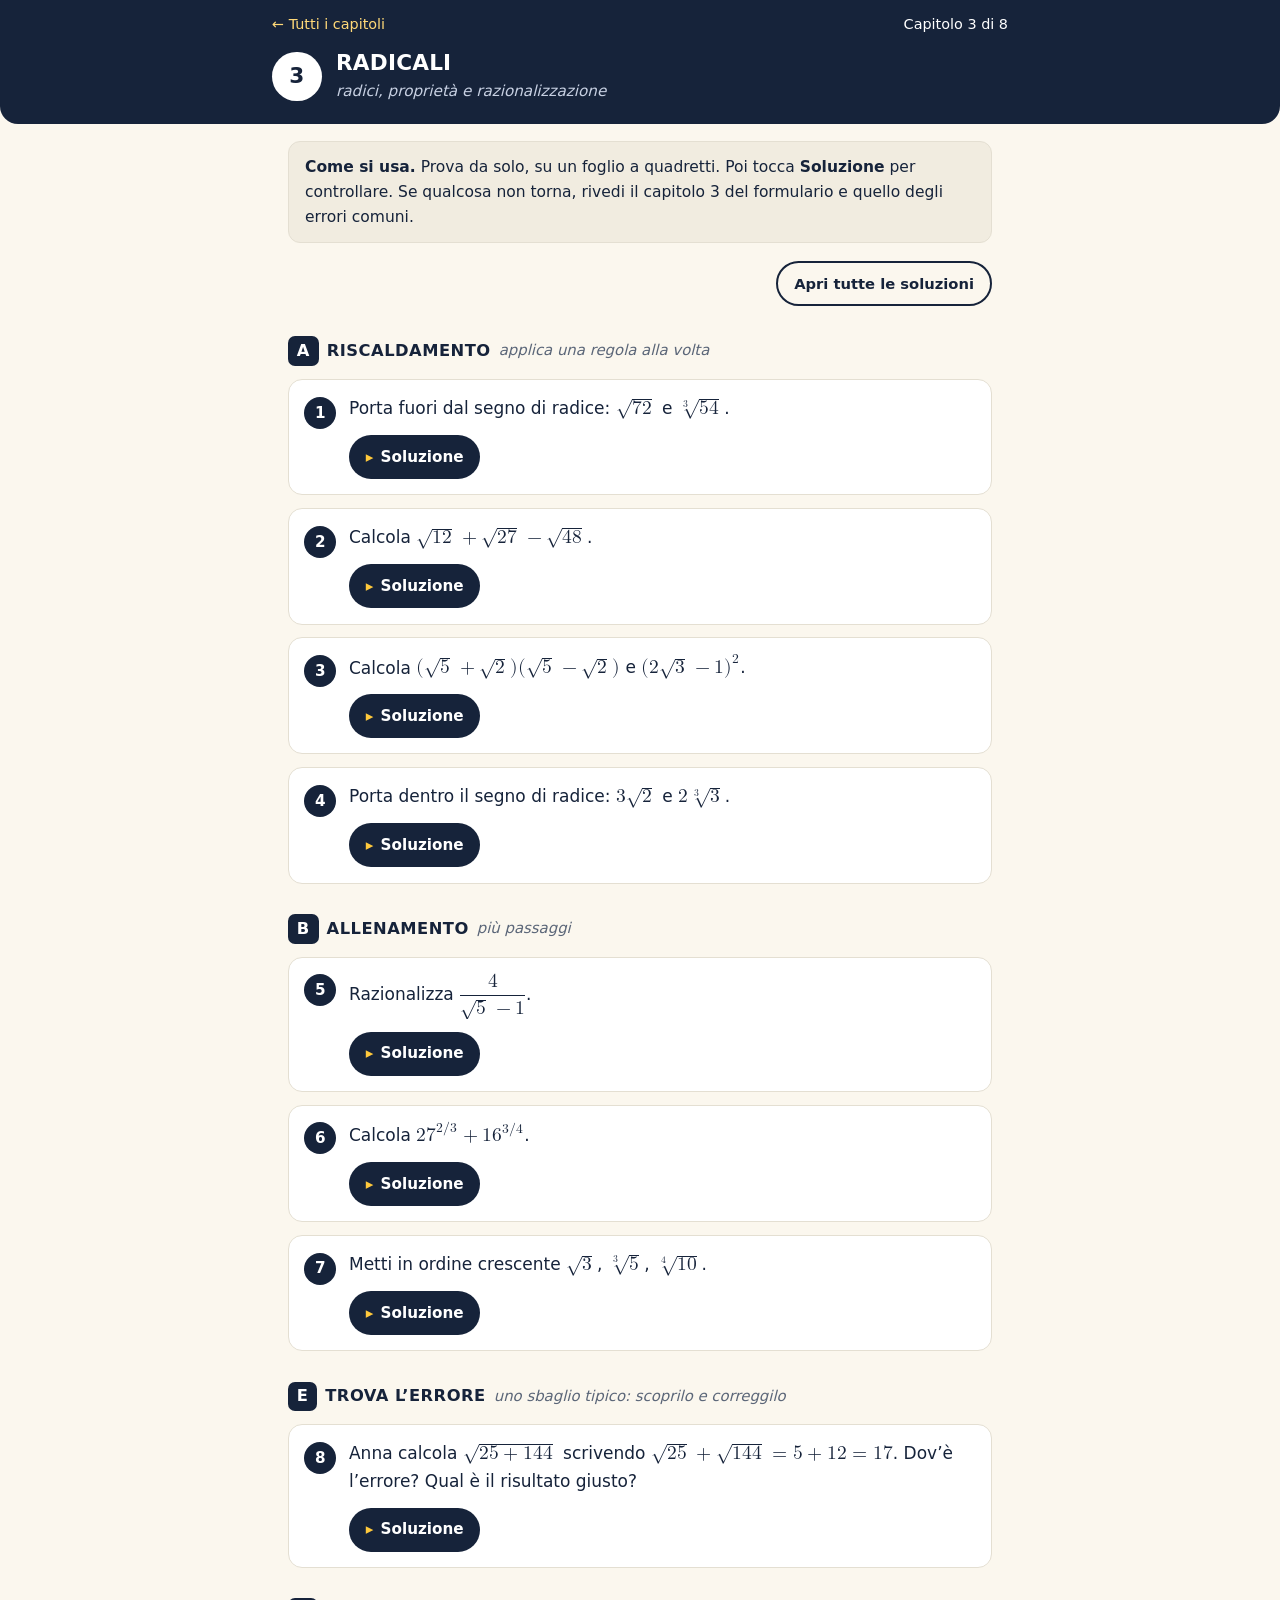
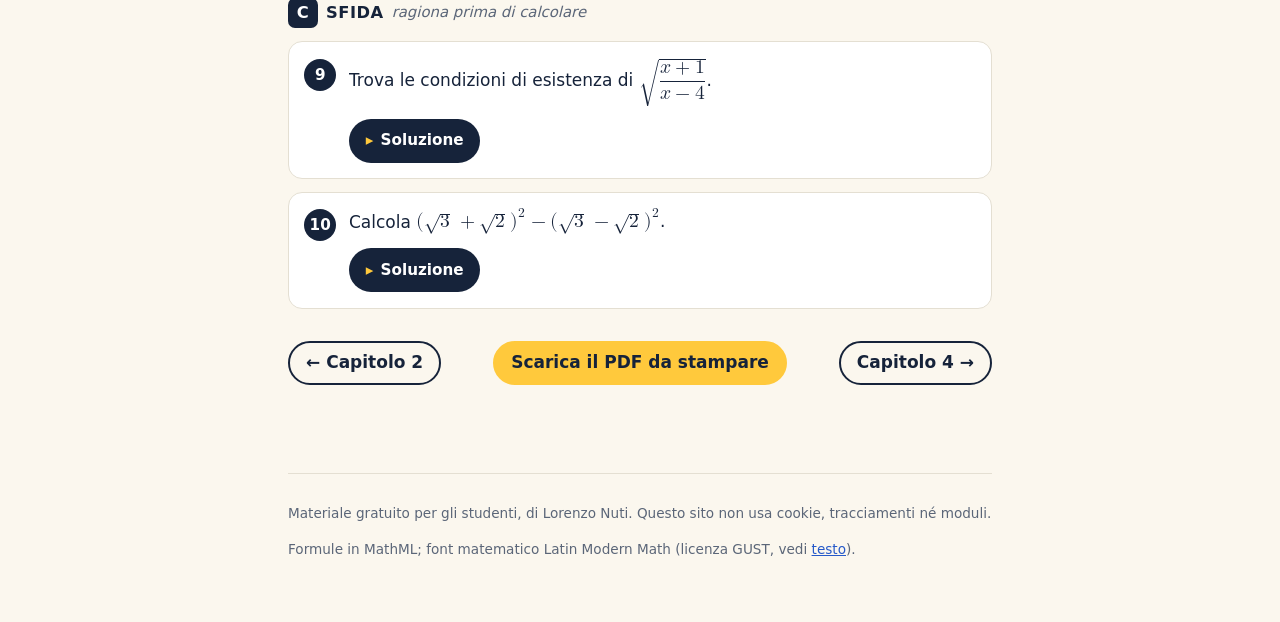
<file: seconda/c3.html>
<!doctype html>
<html lang="it">
<head>
<meta charset="utf-8">
<meta name="viewport" content="width=device-width, initial-scale=1">
<meta name="theme-color" content="#16233a">
<title>Cap. 3 · Radicali — Matematica secondo anno</title>
<meta name="description" content="Esercizi di autoverifica: Radicali. Matematica secondo anno, di Lorenzo Nuti.">
<link rel="icon" href="data:image/svg+xml,%3Csvg xmlns='http://www.w3.org/2000/svg' viewBox='0 0 32 32'%3E%3Crect width='32' height='32' rx='7' fill='%2316233a'/%3E%3Ctext x='16' y='23' font-size='20' text-anchor='middle' fill='%23ffc93c' font-family='serif'%3E%E2%88%91%3C/text%3E%3C/svg%3E">
<link rel="stylesheet" href="../style.css">
</head>
<body>
<header class="top"><div class="in">
<div class="nav"><a href="index.html">← Tutti i capitoli</a><span>Capitolo 3 di 8</span></div>
<div class="hd"><div class="badge">3</div><div><h1>Radicali</h1><p>radici, proprietà e razionalizzazione</p></div></div>
</div></header>
<main class="wrap">
<div class="how"><b>Come si usa.</b> Prova da solo, su un foglio a quadretti. Poi tocca <b>Soluzione</b> per controllare. Se qualcosa non torna, rivedi il capitolo&nbsp;3 del formulario e quello degli errori comuni.</div>
<p class="tools"><button id="tutte" type="button" hidden>Apri tutte le soluzioni</button></p>
<h2 class="lv lvA"><span class="l">A</span> Riscaldamento <small>applica una regola alla volta</small></h2>
<article class="ex" id="e1"><div class="num">1</div><div class="body"><div class="txt"><p>Porta fuori dal segno di radice: <span class="nb"><math display="inline" xmlns="http://www.w3.org/1998/Math/MathML"><msqrt><mn>72</mn></msqrt></math> e <math display="inline" xmlns="http://www.w3.org/1998/Math/MathML"><mroot><mn>54</mn><mn>3</mn></mroot></math>.</span></p></div><details class="sol"><summary>Soluzione</summary><div class="sbody"><p><math display="inline" xmlns="http://www.w3.org/1998/Math/MathML"><mrow><mn>6</mn><msqrt><mn>2</mn></msqrt></mrow></math> e <math display="inline" xmlns="http://www.w3.org/1998/Math/MathML"><mrow><mn>3</mn><mroot><mn>2</mn><mn>3</mn></mroot></mrow></math></p></div></details></div></article>
<article class="ex" id="e2"><div class="num">2</div><div class="body"><div class="txt"><p>Calcola <span class="nb"><math display="inline" xmlns="http://www.w3.org/1998/Math/MathML"><mrow><msqrt><mn>12</mn></msqrt><mo>+</mo><msqrt><mn>27</mn></msqrt><mo>−</mo><msqrt><mn>48</mn></msqrt></mrow></math>.</span></p></div><details class="sol"><summary>Soluzione</summary><div class="sbody"><p><math display="inline" xmlns="http://www.w3.org/1998/Math/MathML"><msqrt><mn>3</mn></msqrt></math></p></div></details></div></article>
<article class="ex" id="e3"><div class="num">3</div><div class="body"><div class="txt"><p>Calcola <span class="nb"><math display="inline" xmlns="http://www.w3.org/1998/Math/MathML"><mrow><mrow><mo stretchy="false" form="prefix">(</mo><msqrt><mn>5</mn></msqrt><mo>+</mo><msqrt><mn>2</mn></msqrt><mo stretchy="false" form="postfix">)</mo></mrow><mrow><mo stretchy="false" form="prefix">(</mo><msqrt><mn>5</mn></msqrt><mo>−</mo><msqrt><mn>2</mn></msqrt><mo stretchy="false" form="postfix">)</mo></mrow></mrow></math> e <math display="inline" xmlns="http://www.w3.org/1998/Math/MathML"><msup><mrow><mo stretchy="false" form="prefix">(</mo><mn>2</mn><msqrt><mn>3</mn></msqrt><mo>−</mo><mn>1</mn><mo stretchy="false" form="postfix">)</mo></mrow><mn>2</mn></msup></math>.</span></p></div><details class="sol"><summary>Soluzione</summary><div class="sbody"><p><math display="inline" xmlns="http://www.w3.org/1998/Math/MathML"><mn>3</mn></math> e <math display="inline" xmlns="http://www.w3.org/1998/Math/MathML"><mrow><mn>13</mn><mo>−</mo><mn>4</mn><msqrt><mn>3</mn></msqrt></mrow></math></p></div></details></div></article>
<article class="ex" id="e4"><div class="num">4</div><div class="body"><div class="txt"><p>Porta dentro il segno di radice: <span class="nb"><math display="inline" xmlns="http://www.w3.org/1998/Math/MathML"><mrow><mn>3</mn><msqrt><mn>2</mn></msqrt></mrow></math> e <math display="inline" xmlns="http://www.w3.org/1998/Math/MathML"><mrow><mn>2</mn><mroot><mn>3</mn><mn>3</mn></mroot></mrow></math>.</span></p></div><details class="sol"><summary>Soluzione</summary><div class="sbody"><p><math display="inline" xmlns="http://www.w3.org/1998/Math/MathML"><msqrt><mn>18</mn></msqrt></math> e <math display="inline" xmlns="http://www.w3.org/1998/Math/MathML"><mroot><mn>24</mn><mn>3</mn></mroot></math></p></div></details></div></article>
<h2 class="lv lvB"><span class="l">B</span> Allenamento <small>più passaggi</small></h2>
<article class="ex" id="e5"><div class="num">5</div><div class="body"><div class="txt"><p>Razionalizza <span class="nb"><math display="inline" xmlns="http://www.w3.org/1998/Math/MathML"><mfrac displaystyle="true"><mn>4</mn><mrow><msqrt><mn>5</mn></msqrt><mo>−</mo><mn>1</mn></mrow></mfrac></math>.</span></p></div><details class="sol"><summary>Soluzione</summary><div class="sbody"><p><math display="inline" xmlns="http://www.w3.org/1998/Math/MathML"><mrow><msqrt><mn>5</mn></msqrt><mo>+</mo><mn>1</mn></mrow></math></p></div></details></div></article>
<article class="ex" id="e6"><div class="num">6</div><div class="body"><div class="txt"><p>Calcola <span class="nb"><math display="inline" xmlns="http://www.w3.org/1998/Math/MathML"><mrow><msup><mn>27</mn><mrow><mn>2</mn><mi>/</mi><mn>3</mn></mrow></msup><mo>+</mo><msup><mn>16</mn><mrow><mn>3</mn><mi>/</mi><mn>4</mn></mrow></msup></mrow></math>.</span></p></div><details class="sol"><summary>Soluzione</summary><div class="sbody"><p><math display="inline" xmlns="http://www.w3.org/1998/Math/MathML"><mrow><mn>9</mn><mo>+</mo><mn>8</mn><mo>=</mo><mn>17</mn></mrow></math></p></div></details></div></article>
<article class="ex" id="e7"><div class="num">7</div><div class="body"><div class="txt"><p>Metti in ordine crescente <span class="nb"><math display="inline" xmlns="http://www.w3.org/1998/Math/MathML"><msqrt><mn>3</mn></msqrt></math>,</span> <span class="nb"><math display="inline" xmlns="http://www.w3.org/1998/Math/MathML"><mroot><mn>5</mn><mn>3</mn></mroot></math>,</span> <span class="nb"><math display="inline" xmlns="http://www.w3.org/1998/Math/MathML"><mroot><mn>10</mn><mn>4</mn></mroot></math>.</span></p></div><details class="sol"><summary>Soluzione</summary><div class="sbody"><p>mcm<span class="nb"><math display="inline" xmlns="http://www.w3.org/1998/Math/MathML"><mrow><mrow><mo stretchy="false" form="prefix">(</mo><mn>2</mn><mo>,</mo><mn>3</mn><mo>,</mo><mn>4</mn><mo stretchy="false" form="postfix">)</mo></mrow><mo>=</mo><mn>12</mn></mrow></math>:</span> <math display="inline" xmlns="http://www.w3.org/1998/Math/MathML"><mrow><mroot><mn>5</mn><mn>3</mn></mroot><mo>&lt;</mo><msqrt><mn>3</mn></msqrt><mo>&lt;</mo><mroot><mn>10</mn><mn>4</mn></mroot></mrow></math></p></div></details></div></article>
<h2 class="lv lvE"><span class="l">E</span> Trova l’errore <small>uno sbaglio tipico: scoprilo e correggilo</small></h2>
<article class="ex" id="e8"><div class="num">8</div><div class="body"><div class="txt"><p>Anna calcola <span class="nb"><math display="inline" xmlns="http://www.w3.org/1998/Math/MathML"><msqrt><mrow><mn>25</mn><mo>+</mo><mn>144</mn></mrow></msqrt></math> scrivendo <math display="inline" xmlns="http://www.w3.org/1998/Math/MathML"><mrow><msqrt><mn>25</mn></msqrt><mo>+</mo><msqrt><mn>144</mn></msqrt><mo>=</mo><mn>5</mn><mo>+</mo><mn>12</mn><mo>=</mo><mn>17</mn></mrow></math>.</span> Dov’è l’errore? Qual è il risultato giusto?</p></div><details class="sol"><summary>Soluzione</summary><div class="sbody"><p>La radice di una somma non è la somma delle radici: <span class="nb"><math display="inline" xmlns="http://www.w3.org/1998/Math/MathML"><mrow><msqrt><mrow><mn>25</mn><mo>+</mo><mn>144</mn></mrow></msqrt><mo>=</mo><msqrt><mn>169</mn></msqrt><mo>=</mo><mn>13</mn></mrow></math>.</span></p></div></details></div></article>
<h2 class="lv lvC"><span class="l">C</span> Sfida <small>ragiona prima di calcolare</small></h2>
<article class="ex" id="e9"><div class="num">9</div><div class="body"><div class="txt"><p>Trova le condizioni di esistenza di <span class="nb"><math display="inline" xmlns="http://www.w3.org/1998/Math/MathML"><msqrt><mfrac displaystyle="true"><mrow><mi>x</mi><mo>+</mo><mn>1</mn></mrow><mrow><mi>x</mi><mo>−</mo><mn>4</mn></mrow></mfrac></msqrt></math>.</span></p></div><details class="sol"><summary>Soluzione</summary><div class="sbody"><p><math display="inline" xmlns="http://www.w3.org/1998/Math/MathML"><mrow><mi>x</mi><mo>≤</mo><mo form="prefix">−</mo><mn>1</mn></mrow></math> oppure <math display="inline" xmlns="http://www.w3.org/1998/Math/MathML"><mrow><mi>x</mi><mo>&gt;</mo><mn>4</mn></mrow></math></p></div></details></div></article>
<article class="ex" id="e10"><div class="num">10</div><div class="body"><div class="txt"><p>Calcola <span class="nb"><math display="inline" xmlns="http://www.w3.org/1998/Math/MathML"><mrow><msup><mrow><mo stretchy="false" form="prefix">(</mo><msqrt><mn>3</mn></msqrt><mo>+</mo><msqrt><mn>2</mn></msqrt><mo stretchy="false" form="postfix">)</mo></mrow><mn>2</mn></msup><mo>−</mo><msup><mrow><mo stretchy="false" form="prefix">(</mo><msqrt><mn>3</mn></msqrt><mo>−</mo><msqrt><mn>2</mn></msqrt><mo stretchy="false" form="postfix">)</mo></mrow><mn>2</mn></msup></mrow></math>.</span></p></div><details class="sol"><summary>Soluzione</summary><div class="sbody"><p><math display="inline" xmlns="http://www.w3.org/1998/Math/MathML"><mrow><mn>4</mn><msqrt><mn>6</mn></msqrt></mrow></math></p></div></details></div></article>
<nav class="bottom" aria-label="Navigazione tra i capitoli"><a href="c2.html">← Capitolo 2</a><a class="pdf" href="c3.pdf">Scarica il PDF da stampare</a><a href="c4.html">Capitolo 4 →</a></nav>
</main>
<div class="wrap"><footer>
<p>Materiale gratuito per gli studenti, di Lorenzo Nuti. Questo sito non usa cookie, tracciamenti né moduli.</p>
<p>Formule in MathML; font matematico Latin Modern Math (licenza GUST, vedi <a href="../LICENZA-font-GUST.txt">testo</a>).</p>
</footer>
</div>
<script>
(function(){var b=document.getElementById('tutte');if(!b)return;b.hidden=false;var open=false;
b.addEventListener('click',function(){open=!open;
document.querySelectorAll('details.sol').forEach(function(d){d.open=open;});
b.textContent=open?'Chiudi tutte le soluzioni':'Apri tutte le soluzioni';});})();
</script>
</body></html>
</file>
<file: style.css>
/* Sito esercizi - Matematica primo anno. Nessuna risorsa esterna: font di sistema + font matematico incluso. */
@font-face{font-family:"Latin Modern Math";src:url("latinmodern-math.woff") format("woff");font-display:swap}
:root{--navy:#16233a;--azure:#2f6fed;--azureD:#2559c9;--amber:#ffc93c;
  --bg:#fbf7ee;--card:#ffffff;--ink:#16233a;--muted:#5b6678;--line:#e4dfd2;--soft:#f1ece0}
@media (prefers-color-scheme:dark){
  :root{--bg:#0f1829;--card:#172338;--ink:#eef1f7;--muted:#a6b0c2;--line:#2a3a56;--soft:#1d2c46;--azureD:#8fb4ff}
}
*{box-sizing:border-box}
html{-webkit-text-size-adjust:100%}
body{margin:0;background:var(--bg);color:var(--ink);
  font-family:system-ui,-apple-system,"Segoe UI",Roboto,"Helvetica Neue",Arial,sans-serif;
  font-size:1.0625rem;line-height:1.6}
math{font-family:"Latin Modern Math",math;font-size:1.15em}
.wrap{max-width:46rem;margin:0 auto;padding:0 1rem 3rem}
a{color:var(--azureD)}
a:focus-visible,summary:focus-visible,button:focus-visible{outline:3px solid var(--amber);outline-offset:2px}

.top{background:var(--navy);color:#fff;border-radius:0 0 18px 18px;padding:.8rem 1rem 1.3rem}
.top .in{max-width:46rem;margin:0 auto}
.nav{display:flex;justify-content:space-between;gap:.5rem;font-size:.9rem;margin-bottom:.9rem}
.nav a{color:#ffd978;text-decoration:none}
.hd{display:flex;align-items:center;gap:.9rem}
.badge{flex:none;width:3.1rem;height:3.1rem;border-radius:50%;background:#fff;color:var(--navy);
  display:flex;align-items:center;justify-content:center;font-weight:800;font-size:1.35rem}
.hd h1{margin:0;font-size:1.35rem;line-height:1.2;letter-spacing:.01em;text-transform:uppercase}
.hd p{margin:.15rem 0 0;color:#c7d0e2;font-style:italic;font-size:.95rem}

.how{background:var(--soft);border:1px solid var(--line);border-radius:12px;padding:.8rem 1rem;margin:1.1rem 0;font-size:.97rem}
.tools{margin:.2rem 0 0;text-align:right}
button{font:inherit;font-weight:600;font-size:.92rem;border:2px solid var(--navy);background:transparent;color:var(--ink);
  border-radius:999px;padding:.55rem 1rem;min-height:44px;cursor:pointer}
@media (prefers-color-scheme:dark){button{border-color:var(--amber)}}

h2.lv{display:flex;flex-wrap:wrap;align-items:center;gap:.5rem;margin:1.9rem 0 .2rem;font-size:1.02rem;text-transform:uppercase;letter-spacing:.03em}
h2.lv .l{background:var(--navy);color:#fff;border-radius:7px;padding:.12rem .55rem;font-weight:800}
h2.lv small{text-transform:none;letter-spacing:0;font-weight:400;font-style:italic;color:var(--muted);font-size:.93rem}
.lvE .l{background:var(--amber);color:var(--navy)}
.lvC .l{background:var(--azure)}

.ex{display:flex;gap:.8rem;background:var(--card);border:1px solid var(--line);border-radius:14px;padding:.95rem;margin:.8rem 0}
.num{flex:none;width:2rem;height:2rem;border-radius:50%;background:var(--navy);color:#fff;font-weight:700;font-size:.95rem;
  display:flex;align-items:center;justify-content:center;margin-top:.1rem}
.body{flex:1;min-width:0}
.txt p{margin:0}
.sub{list-style:none;margin:.45rem 0 0;padding:0}
.sub li{display:flex;gap:.55rem;padding:.2rem 0}
.lab{flex:none;min-width:1.5rem;font-weight:700;color:var(--azureD)}
.sub li>span:last-child{min-width:0}

details.sol{margin-top:.8rem}
summary{display:inline-flex;align-items:center;min-height:44px;padding:0 1.05rem;border-radius:999px;
  background:var(--navy);color:#fff;font-weight:600;font-size:.95rem;cursor:pointer;list-style:none;user-select:none}
summary::-webkit-details-marker{display:none}
summary::before{content:"\25B8";margin-right:.45rem;color:var(--amber)}
details[open] summary::before{content:"\25BE"}
.sbody{margin-top:.6rem;padding:.7rem .9rem;border-left:5px solid var(--amber);background:var(--soft);border-radius:0 10px 10px 0}
.sbody p{margin:0}

.bottom{display:flex;flex-wrap:wrap;gap:.6rem;justify-content:space-between;margin:2rem 0 1rem}
.bottom a{display:inline-flex;align-items:center;min-height:44px;padding:0 1rem;border-radius:999px;border:2px solid var(--navy);
  text-decoration:none;font-weight:600;color:var(--ink)}
.bottom a.pdf{background:var(--amber);border-color:var(--amber);color:var(--navy)}
@media (prefers-color-scheme:dark){.bottom a{border-color:var(--amber)}}
footer{color:var(--muted);font-size:.85rem;border-top:1px solid var(--line);padding-top:1rem;margin-top:1.5rem}

/* indice */
.grid{display:grid;gap:.7rem;grid-template-columns:1fr;margin:1.2rem 0}
@media (min-width:560px){.grid{grid-template-columns:1fr 1fr}}
.card{display:flex;align-items:center;gap:.85rem;background:var(--card);border:1px solid var(--line);border-radius:14px;padding:.85rem;
  text-decoration:none;color:var(--ink);min-height:4.2rem}
.card:hover{border-color:var(--azure)}
.card .badge{width:2.6rem;height:2.6rem;font-size:1.1rem;background:var(--navy);color:#fff}
.card b{display:block;line-height:1.25}
.card small{color:var(--muted)}
.steps{margin:.3rem 0 0;padding-left:1.2rem}

/* rete di sicurezza: una formula che non riesce ad andare a capo scorre dentro il suo riquadro */
.txt,.sbody{overflow-x:auto;overflow-y:hidden}

/* schermi stretti: meno margini annidati, cosi' le formule hanno piu' spazio */
@media (max-width:430px){
  .wrap{padding-left:.75rem;padding-right:.75rem}
  .top{padding-left:.75rem;padding-right:.75rem}
  .ex{gap:.5rem;padding:.8rem .7rem}
  .num{width:1.7rem;height:1.7rem;font-size:.85rem}
  .sbody{padding:.55rem .6rem;border-left-width:4px}
  .sub li{gap:.4rem}
  .lab{min-width:1.2rem}
}
@media (max-width:380px){ math{font-size:1.05em} body{font-size:1rem} }

.card small{display:block;line-height:1.35;margin-top:.15rem}

.nb{white-space:nowrap}

.txt>.sub:first-child{margin-top:0}
</file>
